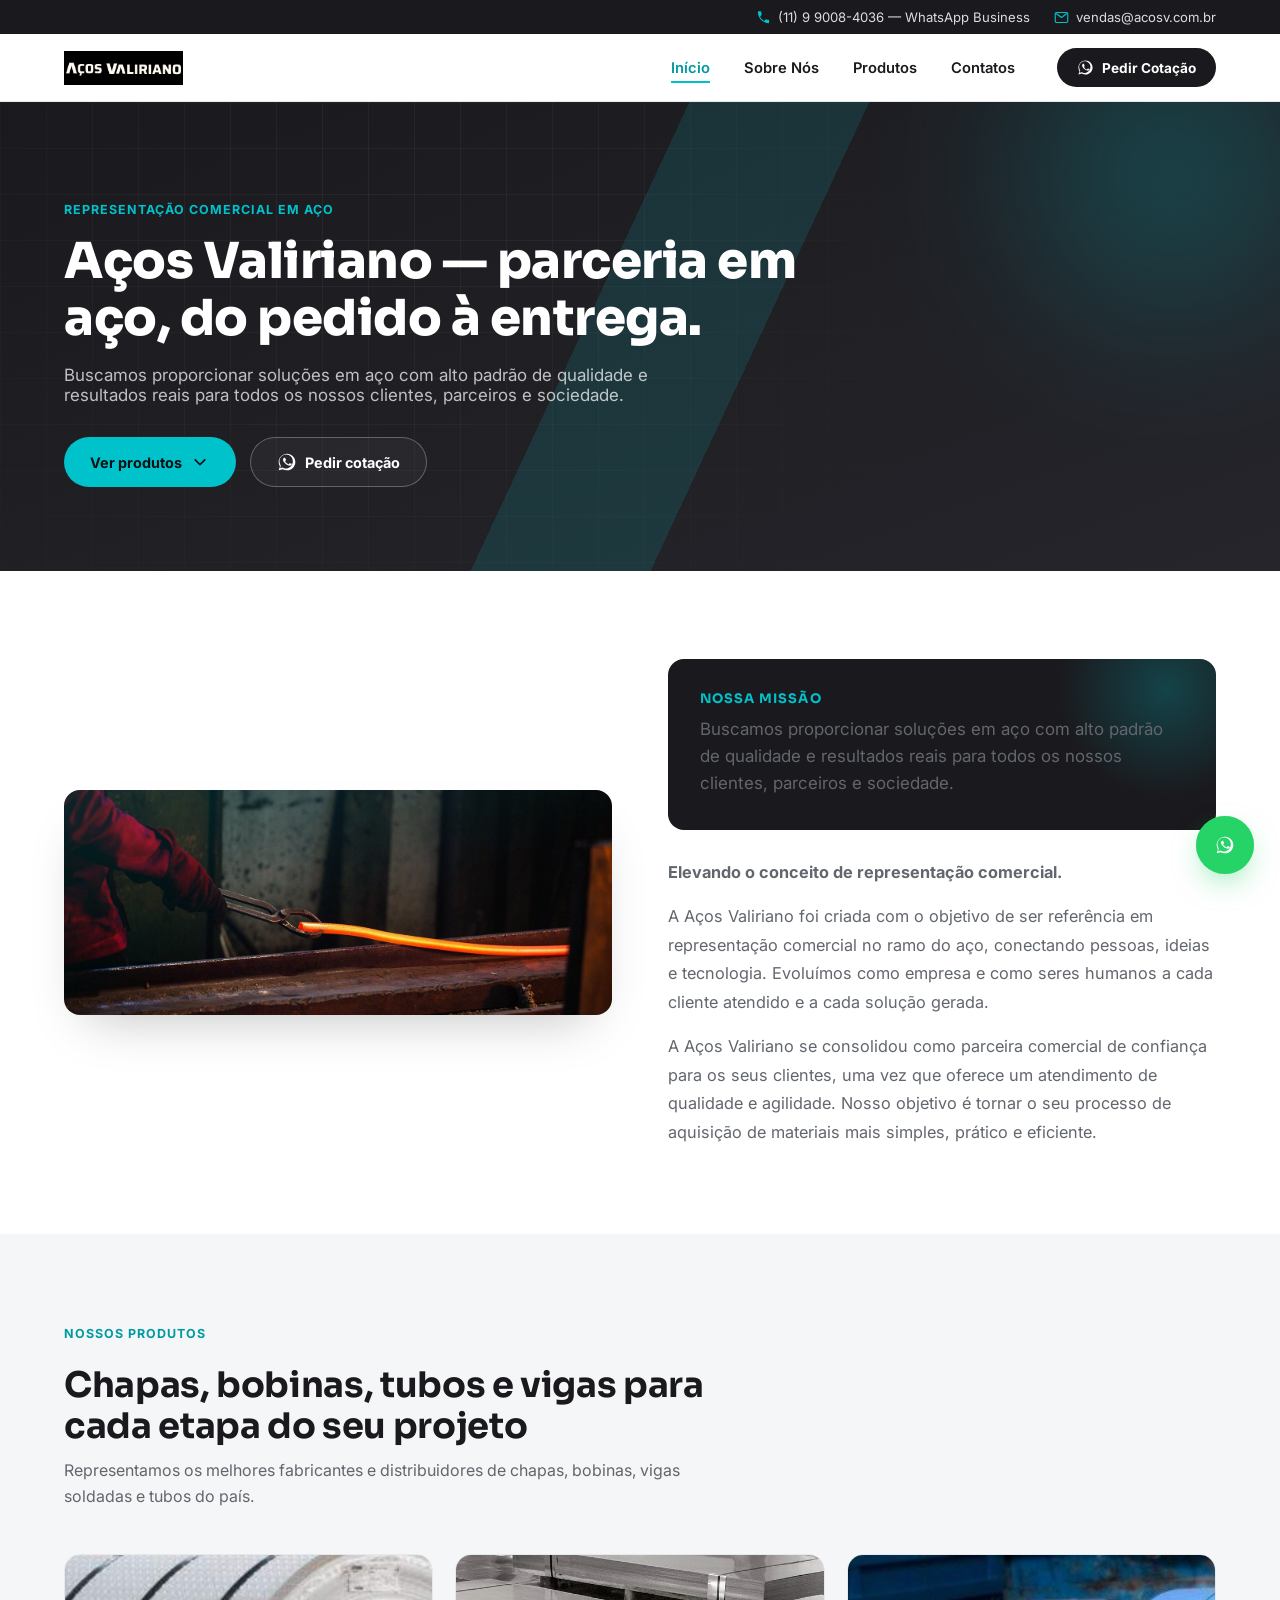
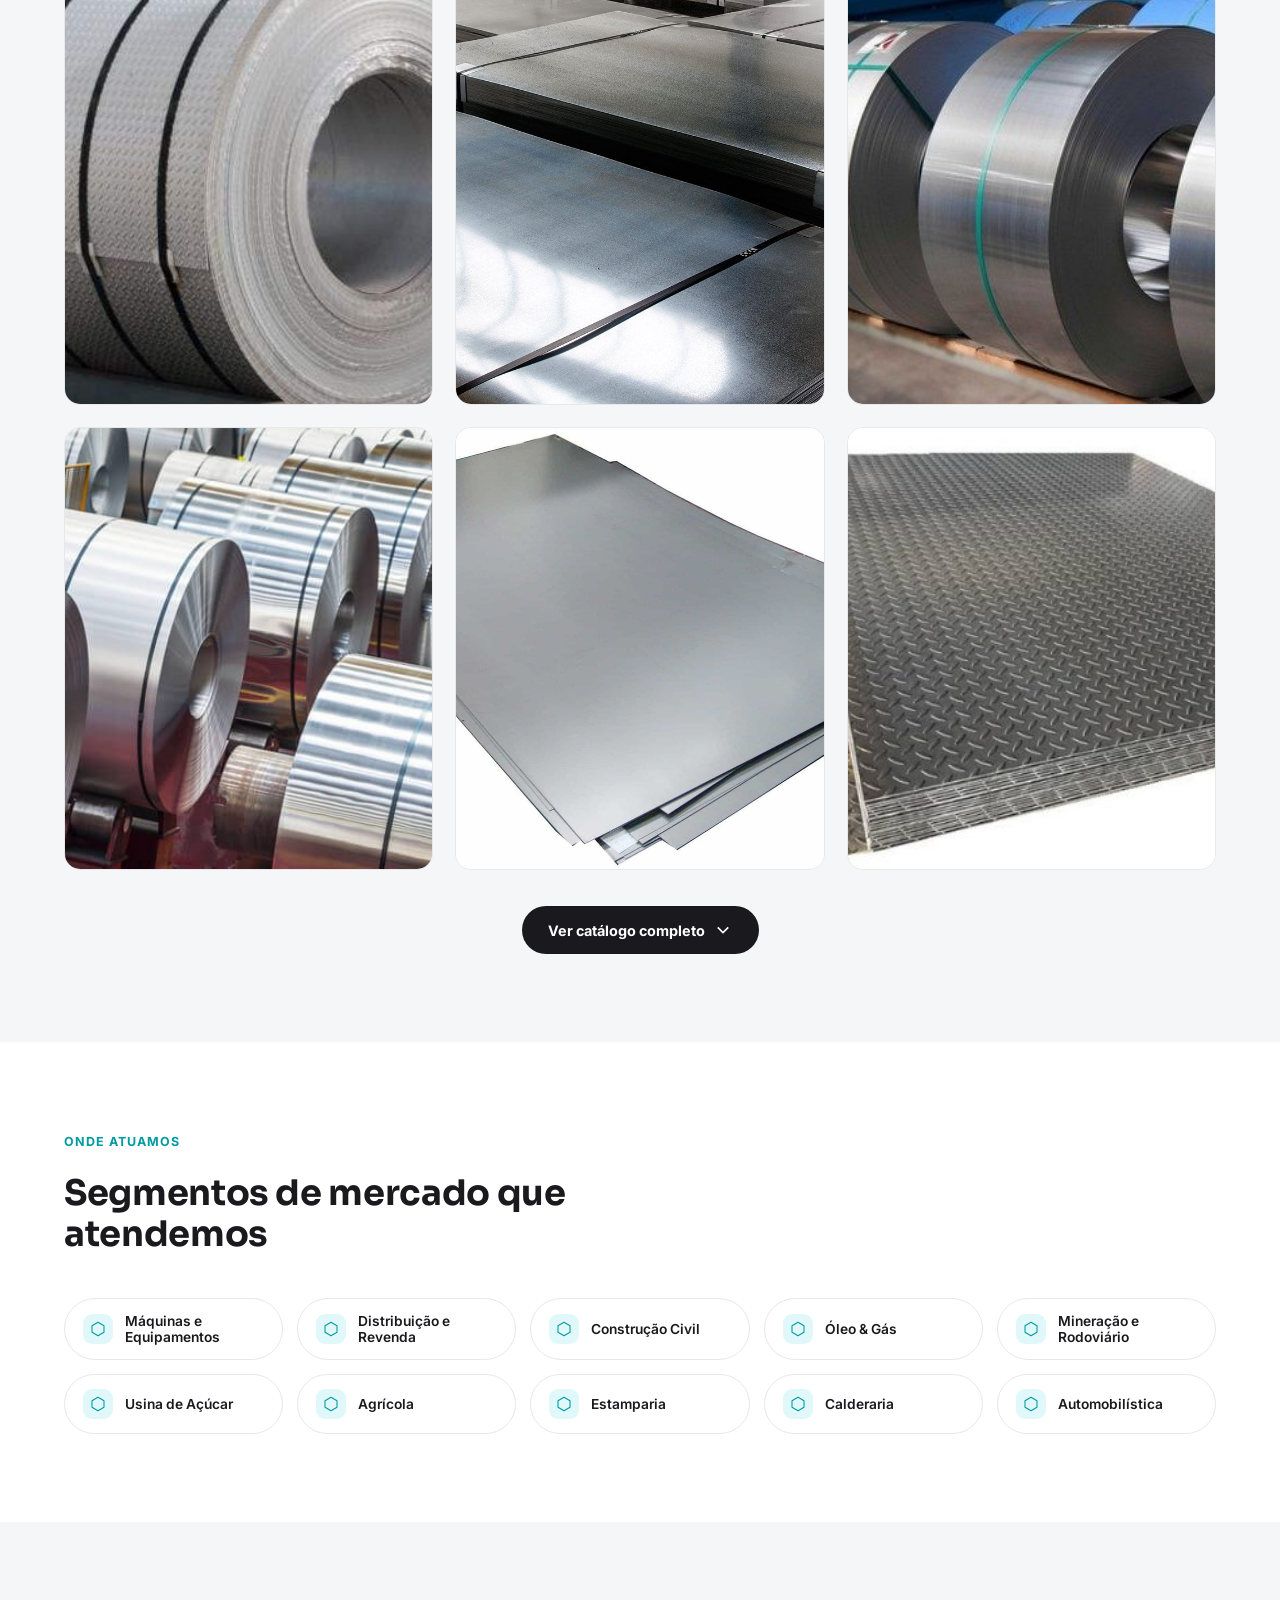
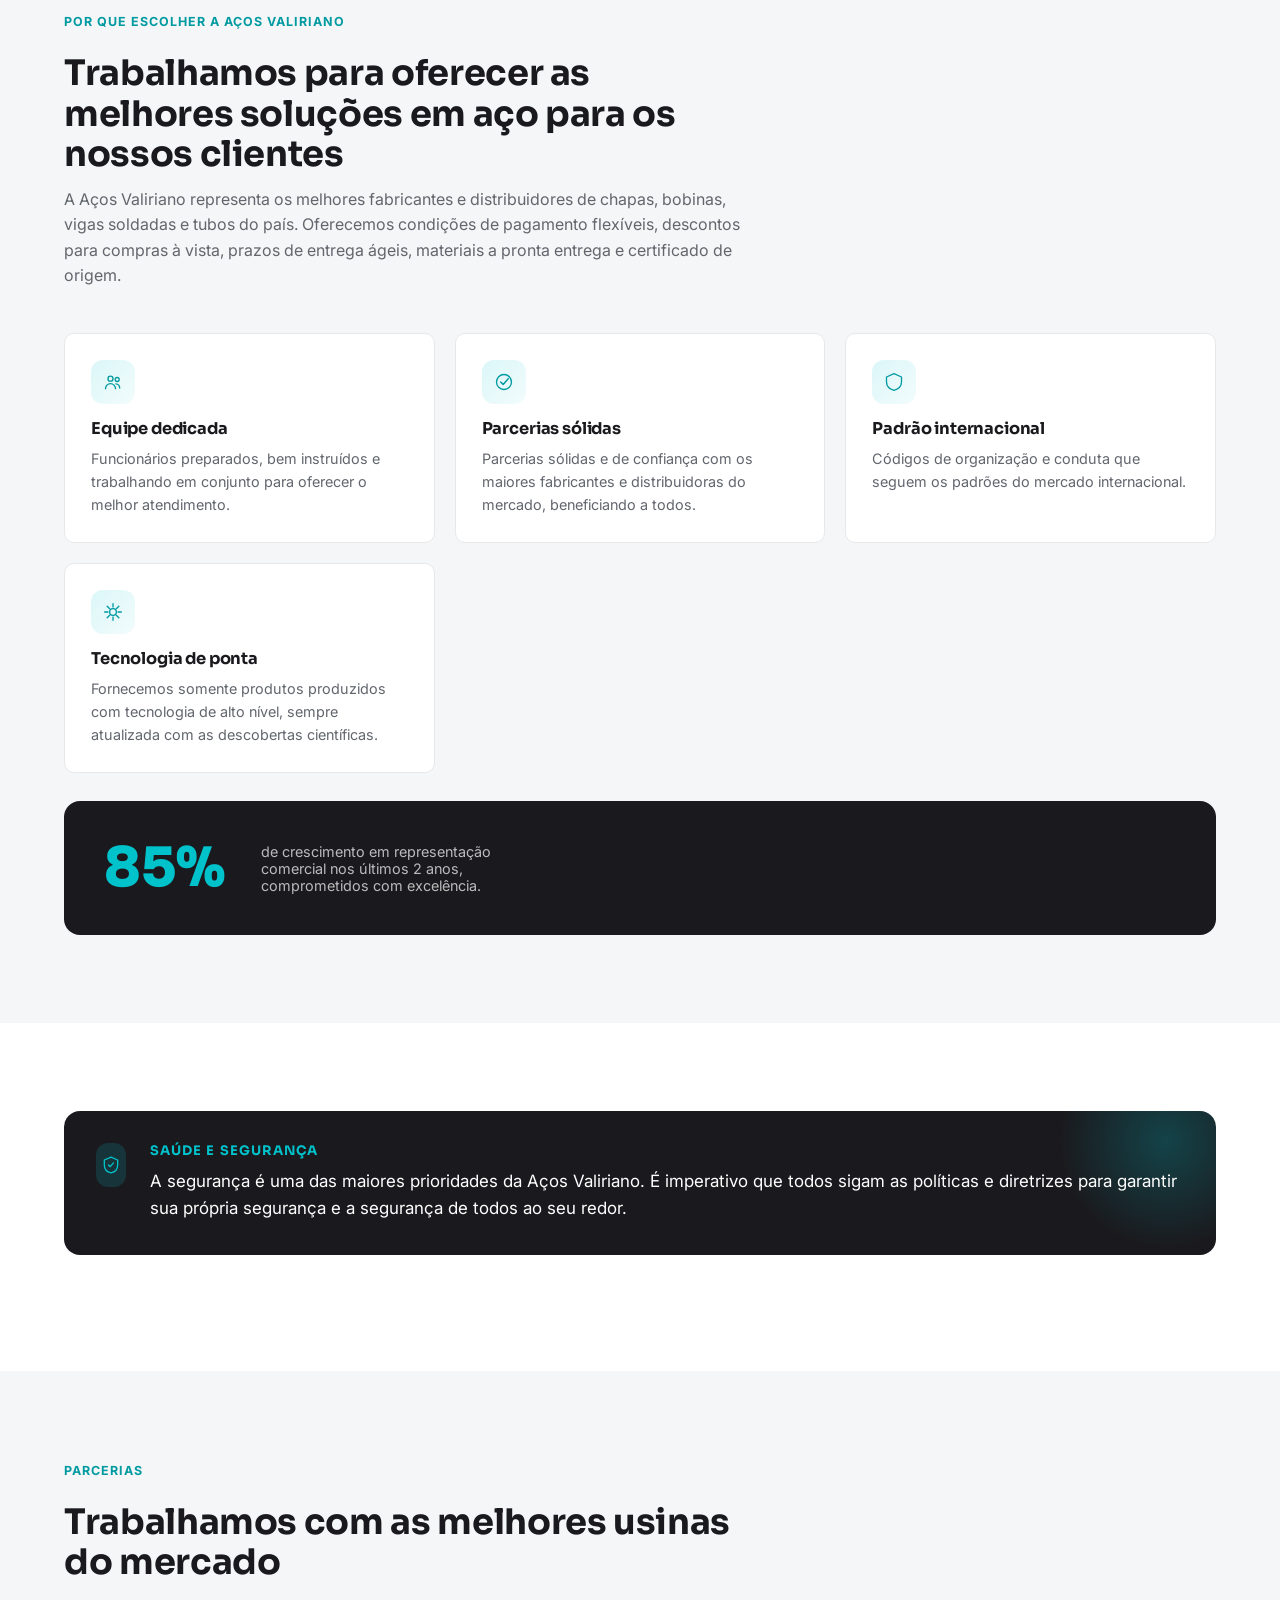
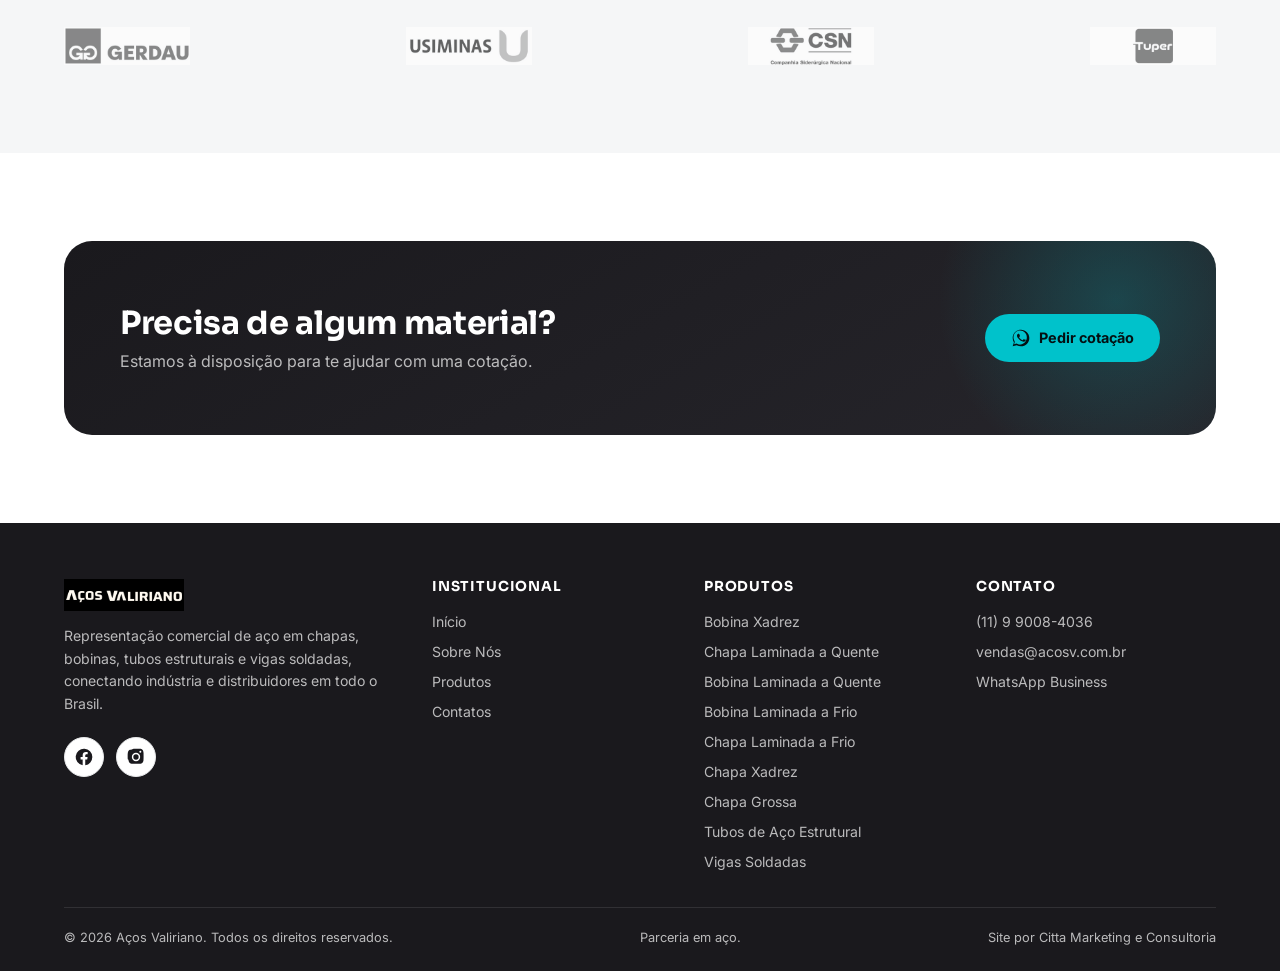
<file: index.html>
<!DOCTYPE html>
<html lang="pt-BR">
<head>
<meta charset="UTF-8">
<meta name="viewport" content="width=device-width, initial-scale=1.0">
<title>Aços Valiriano | Distribuidora de Aço em SP — Chapas, Bobinas e Tubos</title>
<meta name="description" content="Representação comercial de aço em São Paulo: chapas, bobinas, tubos estruturais e vigas soldadas das melhores usinas do país. Peça sua cotação.">
<meta name="robots" content="index, follow">
<link rel="canonical" href="https://acosv.com.br/">
<link rel="icon" href="assets/img/logo.png" type="image/png">
<meta property="og:type" content="website">
<meta property="og:locale" content="pt_BR">
<meta property="og:site_name" content="Aços Valiriano">
<meta property="og:title" content="Aços Valiriano | Distribuidora de Aço em SP — Chapas, Bobinas e Tubos">
<meta property="og:description" content="Representação comercial de aço em São Paulo: chapas, bobinas, tubos estruturais e vigas soldadas das melhores usinas do país. Peça sua cotação.">
<meta property="og:url" content="https://acosv.com.br/">
<meta property="og:image" content="https://acosv.com.br/assets/img/about-empresa.jpg">
<meta name="twitter:card" content="summary_large_image">
<meta name="twitter:title" content="Aços Valiriano | Distribuidora de Aço em SP — Chapas, Bobinas e Tubos">
<meta name="twitter:description" content="Representação comercial de aço em São Paulo: chapas, bobinas, tubos estruturais e vigas soldadas das melhores usinas do país. Peça sua cotação.">
<meta name="twitter:image" content="https://acosv.com.br/assets/img/about-empresa.jpg">
<link rel="preconnect" href="https://fonts.googleapis.com">
<link rel="preconnect" href="https://fonts.gstatic.com" crossorigin>
<link href="https://fonts.googleapis.com/css2?family=Sora:wght@600;700;800&family=Inter:wght@400;500;600;700&display=swap" rel="stylesheet">
<link rel="stylesheet" href="assets/styles.css">
<script type="application/ld+json">{"@context": "https://schema.org", "@type": "Organization", "name": "Aços Valiriano", "url": "https://acosv.com.br/", "logo": "https://acosv.com.br/assets/img/logo.png", "telephone": "+5511990084036", "email": "vendas@acosv.com.br", "sameAs": ["https://www.facebook.com/profile.php?id=61550275961854", "https://www.instagram.com/acos.valiriano/"], "areaServed": "BR-SP"}</script>
<!--
  Google Tag Manager / Google Ads: cole aqui o snippet do GTM (ou gtag.js) assim que
  o container estiver criado, para habilitar o rastreamento de conversao das campanhas.
  <script async src="https://www.googletagmanager.com/gtag/js?id=SEU_ID_AQUI"></script>
-->
</head>
<body>
<div class="topbar">
  <div class="wrap">
    <a href="tel:+5511990084036"><svg class="" viewBox="0 0 24 24" width="20" height="20" aria-hidden="true"><path d="M6.6 10.8c1.4 2.8 3.8 5.2 6.6 6.6l2.2-2.2c.3-.3.7-.4 1-.2 1.1.4 2.3.6 3.6.6.6 0 1 .4 1 1V20c0 .6-.4 1-1 1C11.4 21 3 12.6 3 3c0-.6.4-1 1-1h3.5c.6 0 1 .4 1 1 0 1.3.2 2.5.6 3.6.1.3 0 .7-.2 1z" fill="currentColor"/></svg>(11) 9 9008-4036 — WhatsApp Business</a>
    <a href="mailto:vendas@acosv.com.br"><svg class="" viewBox="0 0 24 24" width="20" height="20" aria-hidden="true"><path d="M2 6a2 2 0 0 1 2-2h16a2 2 0 0 1 2 2v12a2 2 0 0 1-2 2H4a2 2 0 0 1-2-2zm2 0 8 6 8-6" fill="none" stroke="currentColor" stroke-width="1.8" stroke-linecap="round" stroke-linejoin="round"/></svg>vendas@acosv.com.br</a>
  </div>
</div>
<header class="site-header" id="siteHeader">
  <div class="nav-inner wrap">
    <a href="index.html" class="brand">
      <img src="assets/img/logo.png" width="140" height="40" alt="Aços Valiriano">
    </a>
    <nav class="nav-links" id="navLinks">
      <a href="index.html" class="nav-link" aria-current="page">Início</a>
      <a href="institucional.html" class="nav-link">Sobre Nós</a>
      <a href="produtos.html" class="nav-link">Produtos</a>
      <a href="contato.html" class="nav-link">Contatos</a>
    </nav>
    <a class="nav-cta" href="https://wa.me/message/XRI6LP23MOQJP1" target="_blank" rel="noopener">
      <svg class="" viewBox="0 0 24 24" width="20" height="20" aria-hidden="true"><path d="M17.5 14.4c-.3-.1-1.6-.8-1.9-.9-.3-.1-.4-.1-.6.1-.2.3-.7.9-.8 1-.1.2-.3.2-.6.1-.3-.1-1.2-.4-2.2-1.4-.8-.7-1.4-1.6-1.5-1.9-.2-.3 0-.4.1-.6.1-.1.3-.3.4-.5.1-.2.2-.3.3-.5.1-.2 0-.4 0-.5 0-.1-.6-1.5-.8-2-.2-.5-.4-.5-.6-.5h-.5c-.2 0-.5.1-.7.3-.2.3-.9.9-.9 2.1 0 1.2.9 2.4 1 2.6.1.2 1.8 2.8 4.4 3.9.6.3 1.1.4 1.5.6.6.2 1.2.2 1.6.1.5-.1 1.6-.6 1.8-1.3.2-.6.2-1.1.2-1.3-.1-.1-.2-.2-.5-.3z" fill="currentColor"/><path d="M12 2C6.5 2 2 6.5 2 12c0 1.9.5 3.7 1.5 5.3L2 22l4.8-1.4C8.3 21.5 10.1 22 12 22c5.5 0 10-4.5 10-10S17.5 2 12 2zm0 18.2c-1.7 0-3.4-.5-4.8-1.4l-.3-.2-3.2.9.9-3.1-.2-.3C3.5 14 3 12.5 3 11 3 6.6 6.6 3 11 3s8 3.6 8 8-3.6 9-9 9z" fill="currentColor"/></svg><span>Pedir Cotação</span>
    </a>
    <button class="nav-toggle" id="navToggle" aria-label="Abrir menu">
      <span></span><span></span><span></span>
    </button>
  </div>
</header>
<main>
<section class="page-hero home">
    <div class="hero-cut"></div><div class="hero-grid-lines"></div><div class="hero-blob"></div>
    <div class="wrap">
      <p class="eyebrow reveal">Representação comercial em aço</p>
      <h1 class="reveal" data-delay="1">Aços Valiriano — parceria em aço, do pedido à entrega.</h1>
      <p class="lead reveal" data-delay="2">Buscamos proporcionar soluções em aço com alto padrão de qualidade e resultados reais para todos os nossos clientes, parceiros e sociedade.</p>
      <div class="hero-actions reveal" data-delay="3">
        <a class="btn btn-primary" href="produtos.html">Ver produtos <svg class="" viewBox="0 0 24 24" width="20" height="20" aria-hidden="true"><path d="M12 16.5l-7-7 1.4-1.4L12 13.7l5.6-5.6L19 9.5z" fill="currentColor"/></svg></a>
        <a class="btn btn-ghost" href="https://wa.me/message/XRI6LP23MOQJP1" target="_blank" rel="noopener"><svg class="" viewBox="0 0 24 24" width="20" height="20" aria-hidden="true"><path d="M17.5 14.4c-.3-.1-1.6-.8-1.9-.9-.3-.1-.4-.1-.6.1-.2.3-.7.9-.8 1-.1.2-.3.2-.6.1-.3-.1-1.2-.4-2.2-1.4-.8-.7-1.4-1.6-1.5-1.9-.2-.3 0-.4.1-.6.1-.1.3-.3.4-.5.1-.2.2-.3.3-.5.1-.2 0-.4 0-.5 0-.1-.6-1.5-.8-2-.2-.5-.4-.5-.6-.5h-.5c-.2 0-.5.1-.7.3-.2.3-.9.9-.9 2.1 0 1.2.9 2.4 1 2.6.1.2 1.8 2.8 4.4 3.9.6.3 1.1.4 1.5.6.6.2 1.2.2 1.6.1.5-.1 1.6-.6 1.8-1.3.2-.6.2-1.1.2-1.3-.1-.1-.2-.2-.5-.3z" fill="currentColor"/><path d="M12 2C6.5 2 2 6.5 2 12c0 1.9.5 3.7 1.5 5.3L2 22l4.8-1.4C8.3 21.5 10.1 22 12 22c5.5 0 10-4.5 10-10S17.5 2 12 2zm0 18.2c-1.7 0-3.4-.5-4.8-1.4l-.3-.2-3.2.9.9-3.1-.2-.3C3.5 14 3 12.5 3 11 3 6.6 6.6 3 11 3s8 3.6 8 8-3.6 9-9 9z" fill="currentColor"/></svg><span>Pedir cotação</span></a>
      </div>
    </div>
  </section><section class="section">
    <div class="wrap split">
      <div class="split-media reveal">
        <img src="assets/img/about-empresa.jpg" alt="Equipe Aços Valiriano em operação" width="900" height="600" loading="lazy">
      </div>
      <div class="split-body">
        <div class="mission-card reveal">
          <h3>Nossa missão</h3>
          <p>Buscamos proporcionar soluções em aço com alto padrão de qualidade e resultados reais para todos os nossos clientes, parceiros e sociedade.</p>
        </div>
        <p class="reveal" data-delay="1"><strong>Elevando o conceito de representação comercial.</strong></p>
        <p class="reveal" data-delay="2">A Aços Valiriano foi criada com o objetivo de ser referência em representação comercial no ramo do aço, conectando pessoas, ideias e tecnologia. Evoluímos como empresa e como seres humanos a cada cliente atendido e a cada solução gerada.</p>
        <p class="reveal" data-delay="3">A Aços Valiriano se consolidou como parceira comercial de confiança para os seus clientes, uma vez que oferece um atendimento de qualidade e agilidade. Nosso objetivo é tornar o seu processo de aquisição de materiais mais simples, prático e eficiente.</p>
      </div>
    </div>
  </section><section class="section bg-alt">
    <div class="wrap">
      <div class="section-head reveal">
        <p class="eyebrow">Nossos produtos</p>
        <h2>Chapas, bobinas, tubos e vigas para cada etapa do seu projeto</h2>
        <p class="section-sub">Representamos os melhores fabricantes e distribuidores de chapas, bobinas, vigas soldadas e tubos do país.</p>
      </div>
      <div class="product-grid">
<article class="product-card reveal" data-delay="1">
      <a href="produtos/bobina-xadrez.html" class="thumb">
        <img src="assets/img/produto-bobina-xadrez.jpg" alt="Bobina Xadrez — Aços Valiriano" loading="lazy" width="480" height="360">
      </a>
      <div class="body">
        <h3><a href="produtos/bobina-xadrez.html">Bobina Xadrez</a></h3>
        <p>Bobinas de aço com espessuras de 2,65mm a 12,50mm e largura de 1.000mm a 1.500mm, com detalhes em alto relevo.</p>
        <a class="more" href="produtos/bobina-xadrez.html">Saiba mais <svg class="" viewBox="0 0 24 24" width="20" height="20" aria-hidden="true"><path d="M12 16.5l-7-7 1.4-1.4L12 13.7l5.6-5.6L19 9.5z" fill="currentColor"/></svg></a>
      </div>
    </article>
<article class="product-card reveal" data-delay="2">
      <a href="produtos/chapa-laminada-a-quente.html" class="thumb">
        <img src="assets/img/produto-chapa-laminada-quente.jpg" alt="Chapa Laminada a Quente — Aços Valiriano" loading="lazy" width="480" height="360">
      </a>
      <div class="body">
        <h3><a href="produtos/chapa-laminada-a-quente.html">Chapa Laminada a Quente</a></h3>
        <p>As chapas laminadas a quente são utilizadas em diversos segmentos, com alta resistência e grande variedade de especificações técnicas.</p>
        <a class="more" href="produtos/chapa-laminada-a-quente.html">Saiba mais <svg class="" viewBox="0 0 24 24" width="20" height="20" aria-hidden="true"><path d="M12 16.5l-7-7 1.4-1.4L12 13.7l5.6-5.6L19 9.5z" fill="currentColor"/></svg></a>
      </div>
    </article>
<article class="product-card reveal" data-delay="3">
      <a href="produtos/bobina-laminada-a-quente.html" class="thumb">
        <img src="assets/img/produto-bobina-laminada-quente.jpg" alt="Bobina Laminada a Quente — Aços Valiriano" loading="lazy" width="480" height="360">
      </a>
      <div class="body">
        <h3><a href="produtos/bobina-laminada-a-quente.html">Bobina Laminada a Quente</a></h3>
        <p>As bobinas laminadas a quente são facilmente encontradas em nosso dia a dia já na forma de chapas de aço e aplicadas em diversos setores.</p>
        <a class="more" href="produtos/bobina-laminada-a-quente.html">Saiba mais <svg class="" viewBox="0 0 24 24" width="20" height="20" aria-hidden="true"><path d="M12 16.5l-7-7 1.4-1.4L12 13.7l5.6-5.6L19 9.5z" fill="currentColor"/></svg></a>
      </div>
    </article>
<article class="product-card reveal" data-delay="4">
      <a href="produtos/bobina-laminada-a-frio.html" class="thumb">
        <img src="assets/img/produto-bobina-laminada-fria.jpg" alt="Bobina Laminada a Frio — Aços Valiriano" loading="lazy" width="480" height="360">
      </a>
      <div class="body">
        <h3><a href="produtos/bobina-laminada-a-frio.html">Bobina Laminada a Frio</a></h3>
        <p>As bobinas laminadas a frio são encontradas também na forma de chapas de aço e podem ser utilizadas nas linhas automotiva, construção civil e mais.</p>
        <a class="more" href="produtos/bobina-laminada-a-frio.html">Saiba mais <svg class="" viewBox="0 0 24 24" width="20" height="20" aria-hidden="true"><path d="M12 16.5l-7-7 1.4-1.4L12 13.7l5.6-5.6L19 9.5z" fill="currentColor"/></svg></a>
      </div>
    </article>
<article class="product-card reveal" data-delay="5">
      <a href="produtos/chapa-laminada-a-frio.html" class="thumb">
        <img src="assets/img/produto-chapa-laminada-fria.jpg" alt="Chapa Laminada a Frio — Aços Valiriano" loading="lazy" width="480" height="360">
      </a>
      <div class="body">
        <h3><a href="produtos/chapa-laminada-a-frio.html">Chapa Laminada a Frio</a></h3>
        <p>As chapas laminadas a frio são encontradas na linha automotiva, construção civil, linha branca, mobiliário, embalagem metálica, gôndola e mais.</p>
        <a class="more" href="produtos/chapa-laminada-a-frio.html">Saiba mais <svg class="" viewBox="0 0 24 24" width="20" height="20" aria-hidden="true"><path d="M12 16.5l-7-7 1.4-1.4L12 13.7l5.6-5.6L19 9.5z" fill="currentColor"/></svg></a>
      </div>
    </article>
<article class="product-card reveal" data-delay="6">
      <a href="produtos/chapa-xadrez.html" class="thumb">
        <img src="assets/img/produto-chapa-xadrez.jpg" alt="Chapa Xadrez — Aços Valiriano" loading="lazy" width="480" height="360">
      </a>
      <div class="body">
        <h3><a href="produtos/chapa-xadrez.html">Chapa Xadrez</a></h3>
        <p>As chapas xadrez são chapas de aço com detalhes em alto relevo, conhecidas também como antiderrapantes ou “pé de galinha”.</p>
        <a class="more" href="produtos/chapa-xadrez.html">Saiba mais <svg class="" viewBox="0 0 24 24" width="20" height="20" aria-hidden="true"><path d="M12 16.5l-7-7 1.4-1.4L12 13.7l5.6-5.6L19 9.5z" fill="currentColor"/></svg></a>
      </div>
    </article>
      </div>
      <div style="margin-top:36px; text-align:center;">
        <a class="btn btn-dark" href="produtos.html">Ver catálogo completo <svg class="" viewBox="0 0 24 24" width="20" height="20" aria-hidden="true"><path d="M12 16.5l-7-7 1.4-1.4L12 13.7l5.6-5.6L19 9.5z" fill="currentColor"/></svg></a>
      </div>
    </div>
  </section><section class="section">
    <div class="wrap">
      <div class="section-head reveal">
        <p class="eyebrow">Onde atuamos</p>
        <h2>Segmentos de mercado que atendemos</h2>
      </div>
      <div class="segment-grid">
    <div class="segment-chip reveal" data-delay="1"><span class="ic"><svg class="" viewBox="0 0 24 24" width="20" height="20" aria-hidden="true"><path d="M12 2 3 7v10l9 5 9-5V7z" fill="none" stroke="currentColor" stroke-width="1.6" stroke-linejoin="round"/></svg></span>Máquinas e Equipamentos</div>
    <div class="segment-chip reveal" data-delay="2"><span class="ic"><svg class="" viewBox="0 0 24 24" width="20" height="20" aria-hidden="true"><path d="M12 2 3 7v10l9 5 9-5V7z" fill="none" stroke="currentColor" stroke-width="1.6" stroke-linejoin="round"/></svg></span>Distribuição e Revenda</div>
    <div class="segment-chip reveal" data-delay="3"><span class="ic"><svg class="" viewBox="0 0 24 24" width="20" height="20" aria-hidden="true"><path d="M12 2 3 7v10l9 5 9-5V7z" fill="none" stroke="currentColor" stroke-width="1.6" stroke-linejoin="round"/></svg></span>Construção Civil</div>
    <div class="segment-chip reveal" data-delay="4"><span class="ic"><svg class="" viewBox="0 0 24 24" width="20" height="20" aria-hidden="true"><path d="M12 2 3 7v10l9 5 9-5V7z" fill="none" stroke="currentColor" stroke-width="1.6" stroke-linejoin="round"/></svg></span>Óleo & Gás</div>
    <div class="segment-chip reveal" data-delay="5"><span class="ic"><svg class="" viewBox="0 0 24 24" width="20" height="20" aria-hidden="true"><path d="M12 2 3 7v10l9 5 9-5V7z" fill="none" stroke="currentColor" stroke-width="1.6" stroke-linejoin="round"/></svg></span>Mineração e Rodoviário</div>
    <div class="segment-chip reveal" data-delay="1"><span class="ic"><svg class="" viewBox="0 0 24 24" width="20" height="20" aria-hidden="true"><path d="M12 2 3 7v10l9 5 9-5V7z" fill="none" stroke="currentColor" stroke-width="1.6" stroke-linejoin="round"/></svg></span>Usina de Açúcar</div>
    <div class="segment-chip reveal" data-delay="2"><span class="ic"><svg class="" viewBox="0 0 24 24" width="20" height="20" aria-hidden="true"><path d="M12 2 3 7v10l9 5 9-5V7z" fill="none" stroke="currentColor" stroke-width="1.6" stroke-linejoin="round"/></svg></span>Agrícola</div>
    <div class="segment-chip reveal" data-delay="3"><span class="ic"><svg class="" viewBox="0 0 24 24" width="20" height="20" aria-hidden="true"><path d="M12 2 3 7v10l9 5 9-5V7z" fill="none" stroke="currentColor" stroke-width="1.6" stroke-linejoin="round"/></svg></span>Estamparia</div>
    <div class="segment-chip reveal" data-delay="4"><span class="ic"><svg class="" viewBox="0 0 24 24" width="20" height="20" aria-hidden="true"><path d="M12 2 3 7v10l9 5 9-5V7z" fill="none" stroke="currentColor" stroke-width="1.6" stroke-linejoin="round"/></svg></span>Calderaria</div>
    <div class="segment-chip reveal" data-delay="5"><span class="ic"><svg class="" viewBox="0 0 24 24" width="20" height="20" aria-hidden="true"><path d="M12 2 3 7v10l9 5 9-5V7z" fill="none" stroke="currentColor" stroke-width="1.6" stroke-linejoin="round"/></svg></span>Automobilística</div>
  </div>
    </div>
  </section><section class="section bg-alt">
    <div class="wrap">
      <div class="section-head reveal">
        <p class="eyebrow">Por que escolher a Aços Valiriano</p>
        <h2>Trabalhamos para oferecer as melhores soluções em aço para os nossos clientes</h2>
        <p class="section-sub">A Aços Valiriano representa os melhores fabricantes e distribuidores de chapas, bobinas, vigas soldadas e tubos do país. Oferecemos condições de pagamento flexíveis, descontos para compras à vista, prazos de entrega ágeis, materiais a pronta entrega e certificado de origem.</p>
      </div>
      <div class="value-grid">
        <div class="value-card reveal" data-delay="1"><div class="value-icon"><svg class="" viewBox="0 0 24 24" width="20" height="20" aria-hidden="true"><circle cx="9" cy="8" r="3" fill="none" stroke="currentColor" stroke-width="1.6"/><circle cx="17" cy="9" r="2.4" fill="none" stroke="currentColor" stroke-width="1.6"/><path d="M3 20c0-3.3 2.7-6 6-6s6 2.7 6 6M15.5 14.2c2.6.2 4.5 2.4 4.5 5.1" fill="none" stroke="currentColor" stroke-width="1.6" stroke-linecap="round"/></svg></div><h3>Equipe dedicada</h3><p>Funcionários preparados, bem instruídos e trabalhando em conjunto para oferecer o melhor atendimento.</p></div>
        <div class="value-card reveal" data-delay="2"><div class="value-icon"><svg class="" viewBox="0 0 24 24" width="20" height="20" aria-hidden="true"><path d="M8 12l3 3 6-7" fill="none" stroke="currentColor" stroke-width="1.8" stroke-linecap="round" stroke-linejoin="round"/><circle cx="12" cy="12" r="9" fill="none" stroke="currentColor" stroke-width="1.6"/></svg></div><h3>Parcerias sólidas</h3><p>Parcerias sólidas e de confiança com os maiores fabricantes e distribuidoras do mercado, beneficiando a todos.</p></div>
        <div class="value-card reveal" data-delay="3"><div class="value-icon"><svg class="" viewBox="0 0 24 24" width="20" height="20" aria-hidden="true"><path d="M12 2 3 6v6c0 5 4 8.5 9 10 5-1.5 9-5 9-10V6z" fill="none" stroke="currentColor" stroke-width="1.6" stroke-linejoin="round"/></svg></div><h3>Padrão internacional</h3><p>Códigos de organização e conduta que seguem os padrões do mercado internacional.</p></div>
        <div class="value-card reveal" data-delay="4"><div class="value-icon"><svg class="" viewBox="0 0 24 24" width="20" height="20" aria-hidden="true"><path d="M12 2v4M12 18v4M2 12h4M18 12h4M5 5l3 3M16 16l3 3M19 5l-3 3M8 16l-3 3" stroke="currentColor" stroke-width="1.6" stroke-linecap="round"/><circle cx="12" cy="12" r="4" fill="none" stroke="currentColor" stroke-width="1.6"/></svg></div><h3>Tecnologia de ponta</h3><p>Fornecemos somente produtos produzidos com tecnologia de alto nível, sempre atualizada com as descobertas científicas.</p></div>
      </div>
      <div class="stat-block reveal" style="margin-top:28px;">
        <div class="stat-num"><span data-count-to="85" data-suffix="%">0%</span></div>
        <div class="stat-label">de crescimento em representação comercial nos últimos 2 anos, comprometidos com excelência.</div>
      </div>
    </div>
  </section><section class="section">
    <div class="wrap">
      <div class="mission-card reveal" style="display:flex; gap:24px; align-items:flex-start;">
        <div class="value-icon" style="background:rgba(0,194,203,.16); color:var(--teal);"><svg class="" viewBox="0 0 24 24" width="20" height="20" aria-hidden="true"><path d="M12 2.5 20 6v6c0 5-3.4 8.5-8 9.5-4.6-1-8-4.5-8-9.5V6z" fill="none" stroke="currentColor" stroke-width="1.6" stroke-linejoin="round"/><path d="M9 12l2 2 4-4.5" fill="none" stroke="currentColor" stroke-width="1.6" stroke-linecap="round" stroke-linejoin="round"/></svg></div>
        <div>
          <h3>Saúde e segurança</h3>
          <p>A segurança é uma das maiores prioridades da Aços Valiriano. É imperativo que todos sigam as políticas e diretrizes para garantir sua própria segurança e a segurança de todos ao seu redor.</p>
        </div>
      </div>
    </div>
  </section><section class="section bg-alt"><div class="wrap"><div class="section-head reveal">
      <p class="eyebrow">Parcerias</p>
      <h2>Trabalhamos com as melhores usinas do mercado</h2>
    </div>
    <div class="mills-strip reveal">
    <img src="assets/logos/gerdau.png" alt="Gerdau — parceiro Aços Valiriano" width="140" height="38" loading="lazy">
    <img src="assets/logos/usiminas.png" alt="Usiminas — parceiro Aços Valiriano" width="140" height="38" loading="lazy">
    <img src="assets/logos/csn.png" alt="CSN — parceiro Aços Valiriano" width="140" height="38" loading="lazy">
    <img src="assets/logos/tuper.png" alt="Tuper — parceiro Aços Valiriano" width="140" height="38" loading="lazy">
    </div></div></section><section class="section">
    <div class="wrap">
      <div class="cta-banner reveal">
      <div>
        <h2>Precisa de algum material?</h2>
        <p>Estamos à disposição para te ajudar com uma cotação.</p>
      </div>
      <a class="btn btn-primary" href="https://wa.me/message/XRI6LP23MOQJP1" target="_blank" rel="noopener"><svg class="" viewBox="0 0 24 24" width="20" height="20" aria-hidden="true"><path d="M17.5 14.4c-.3-.1-1.6-.8-1.9-.9-.3-.1-.4-.1-.6.1-.2.3-.7.9-.8 1-.1.2-.3.2-.6.1-.3-.1-1.2-.4-2.2-1.4-.8-.7-1.4-1.6-1.5-1.9-.2-.3 0-.4.1-.6.1-.1.3-.3.4-.5.1-.2.2-.3.3-.5.1-.2 0-.4 0-.5 0-.1-.6-1.5-.8-2-.2-.5-.4-.5-.6-.5h-.5c-.2 0-.5.1-.7.3-.2.3-.9.9-.9 2.1 0 1.2.9 2.4 1 2.6.1.2 1.8 2.8 4.4 3.9.6.3 1.1.4 1.5.6.6.2 1.2.2 1.6.1.5-.1 1.6-.6 1.8-1.3.2-.6.2-1.1.2-1.3-.1-.1-.2-.2-.5-.3z" fill="currentColor"/><path d="M12 2C6.5 2 2 6.5 2 12c0 1.9.5 3.7 1.5 5.3L2 22l4.8-1.4C8.3 21.5 10.1 22 12 22c5.5 0 10-4.5 10-10S17.5 2 12 2zm0 18.2c-1.7 0-3.4-.5-4.8-1.4l-.3-.2-3.2.9.9-3.1-.2-.3C3.5 14 3 12.5 3 11 3 6.6 6.6 3 11 3s8 3.6 8 8-3.6 9-9 9z" fill="currentColor"/></svg><span>Pedir cotação</span></a>
    </div>
    </div>
  </section>
</main>
<footer class="site-footer">
  <div class="wrap">
    <div class="footer-grid">
      <div>
        <img src="assets/img/logo.png" width="120" height="34" alt="Aços Valiriano">
        <p>Representação comercial de aço em chapas, bobinas, tubos estruturais e vigas soldadas, conectando indústria e distribuidores em todo o Brasil.</p>
        <div class="social-row">
          <a href="https://www.facebook.com/profile.php?id=61550275961854" target="_blank" rel="noopener" aria-label="Facebook"><svg class="" viewBox="0 0 24 24" width="20" height="20" aria-hidden="true"><path d="M22 12a10 10 0 1 0-11.6 9.9v-7H7.9V12h2.5V9.8c0-2.5 1.5-3.9 3.8-3.9 1.1 0 2.2.2 2.2.2v2.5h-1.3c-1.2 0-1.6.8-1.6 1.6V12h2.8l-.4 2.9h-2.4v7A10 10 0 0 0 22 12z" fill="currentColor"/></svg></a>
          <a href="https://www.instagram.com/acos.valiriano/" target="_blank" rel="noopener" aria-label="Instagram"><svg class="" viewBox="0 0 24 24" width="20" height="20" aria-hidden="true"><path d="M12 2c2.7 0 3 0 4.1.1 1.1 0 1.8.2 2.2.4.6.2 1 .5 1.4.9.4.4.7.8.9 1.4.2.4.3 1.1.4 2.2.1 1.1.1 1.4.1 4.1s0 3-.1 4.1c0 1.1-.2 1.8-.4 2.2-.2.6-.5 1-.9 1.4-.4.4-.8.7-1.4.9-.4.2-1.1.3-2.2.4-1.1.1-1.4.1-4.1.1s-3 0-4.1-.1c-1.1 0-1.8-.2-2.2-.4-.6-.2-1-.5-1.4-.9-.4-.4-.7-.8-.9-1.4-.2-.4-.3-1.1-.4-2.2C2 15 2 14.7 2 12s0-3 .1-4.1c0-1.1.2-1.8.4-2.2.2-.6.5-1 .9-1.4.4-.4.8-.7 1.4-.9.4-.2 1.1-.3 2.2-.4C9 2 9.3 2 12 2zm0 5a5 5 0 1 0 0 10 5 5 0 0 0 0-10zm0 8.2a3.2 3.2 0 1 1 0-6.4 3.2 3.2 0 0 1 0 6.4zm5.2-8.4a1.2 1.2 0 1 0 0-2.4 1.2 1.2 0 0 0 0 2.4z" fill="currentColor"/></svg></a>
        </div>
      </div>
      <div class="footer-col">
        <h4>Institucional</h4>
        <ul>
          <li><a href="index.html">Início</a></li>
          <li><a href="institucional.html">Sobre Nós</a></li>
          <li><a href="produtos.html">Produtos</a></li>
          <li><a href="contato.html">Contatos</a></li>
        </ul>
      </div>
      <div class="footer-col">
        <h4>Produtos</h4>
        <ul>
          <li><a href="produtos/bobina-xadrez.html">Bobina Xadrez</a></li>
          <li><a href="produtos/chapa-laminada-a-quente.html">Chapa Laminada a Quente</a></li>
          <li><a href="produtos/bobina-laminada-a-quente.html">Bobina Laminada a Quente</a></li>
          <li><a href="produtos/bobina-laminada-a-frio.html">Bobina Laminada a Frio</a></li>
          <li><a href="produtos/chapa-laminada-a-frio.html">Chapa Laminada a Frio</a></li>
          <li><a href="produtos/chapa-xadrez.html">Chapa Xadrez</a></li>
          <li><a href="produtos/chapa-grossa.html">Chapa Grossa</a></li>
          <li><a href="produtos/tubos-de-aco-estrutural.html">Tubos de Aço Estrutural</a></li>
          <li><a href="produtos/vigas-soldadas.html">Vigas Soldadas</a></li>
        </ul>
      </div>
      <div class="footer-col">
        <h4>Contato</h4>
        <ul>
          <li><a href="tel:+5511990084036">(11) 9 9008-4036</a></li>
          <li><a href="mailto:vendas@acosv.com.br">vendas@acosv.com.br</a></li>
          <li><a href="https://wa.me/message/XRI6LP23MOQJP1" target="_blank" rel="noopener">WhatsApp Business</a></li>
        </ul>
      </div>
    </div>
    <div class="footer-bottom">
      <span>&copy; <span id="year"></span> Aços Valiriano. Todos os direitos reservados.</span>
      <span>Parceria em aço.</span>
      <span>Site por Citta Marketing e Consultoria</span>
    </div>
  </div>
</footer>

<a class="whatsapp-float" href="https://wa.me/message/XRI6LP23MOQJP1" target="_blank" rel="noopener" aria-label="Falar no WhatsApp">
  <span class="pulse-ring"></span>
  <svg class="" viewBox="0 0 24 24" width="20" height="20" aria-hidden="true"><path d="M17.5 14.4c-.3-.1-1.6-.8-1.9-.9-.3-.1-.4-.1-.6.1-.2.3-.7.9-.8 1-.1.2-.3.2-.6.1-.3-.1-1.2-.4-2.2-1.4-.8-.7-1.4-1.6-1.5-1.9-.2-.3 0-.4.1-.6.1-.1.3-.3.4-.5.1-.2.2-.3.3-.5.1-.2 0-.4 0-.5 0-.1-.6-1.5-.8-2-.2-.5-.4-.5-.6-.5h-.5c-.2 0-.5.1-.7.3-.2.3-.9.9-.9 2.1 0 1.2.9 2.4 1 2.6.1.2 1.8 2.8 4.4 3.9.6.3 1.1.4 1.5.6.6.2 1.2.2 1.6.1.5-.1 1.6-.6 1.8-1.3.2-.6.2-1.1.2-1.3-.1-.1-.2-.2-.5-.3z" fill="currentColor"/><path d="M12 2C6.5 2 2 6.5 2 12c0 1.9.5 3.7 1.5 5.3L2 22l4.8-1.4C8.3 21.5 10.1 22 12 22c5.5 0 10-4.5 10-10S17.5 2 12 2zm0 18.2c-1.7 0-3.4-.5-4.8-1.4l-.3-.2-3.2.9.9-3.1-.2-.3C3.5 14 3 12.5 3 11 3 6.6 6.6 3 11 3s8 3.6 8 8-3.6 9-9 9z" fill="currentColor"/></svg>
</a>
<script>document.getElementById("year").textContent = new Date().getFullYear();</script>
<script src="assets/script.js"></script>
</body>
</html>
</file>
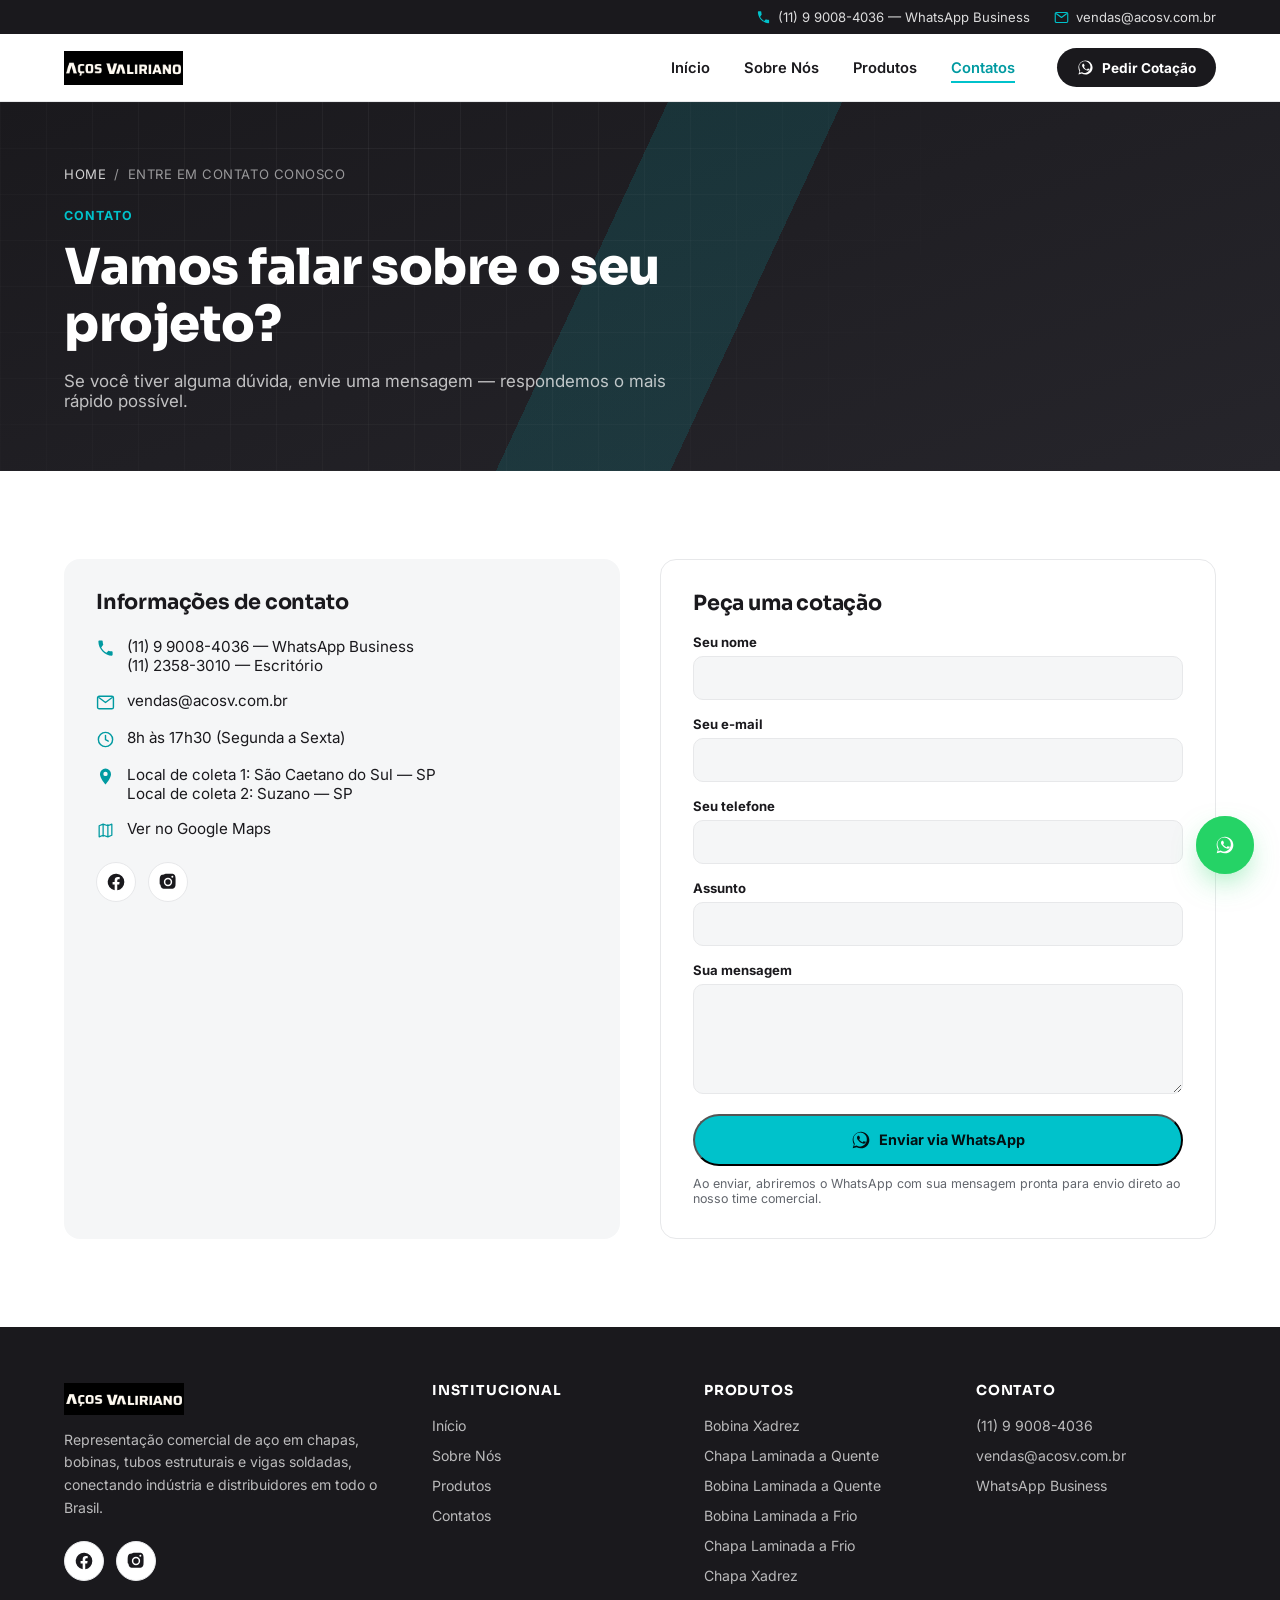
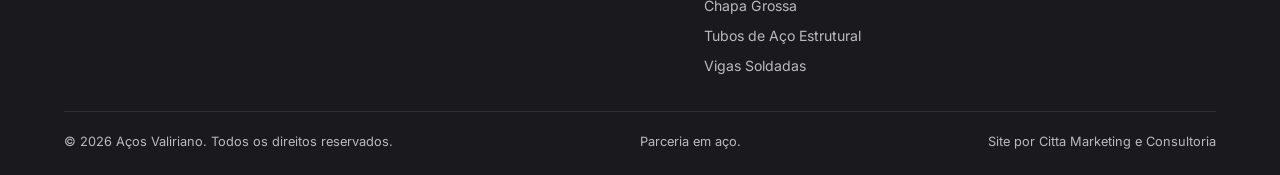
<file: contato.html>
<!DOCTYPE html>
<html lang="pt-BR">
<head>
<meta charset="UTF-8">
<meta name="viewport" content="width=device-width, initial-scale=1.0">
<title>Contato | Aços Valiriano — Peça sua Cotação</title>
<meta name="description" content="Fale com a Aços Valiriano: telefone, WhatsApp, e-mail, horário de atendimento e locais de coleta em São Caetano do Sul e Suzano, SP.">
<meta name="robots" content="index, follow">
<link rel="canonical" href="https://acosv.com.br/contato.html">
<link rel="icon" href="assets/img/logo.png" type="image/png">
<meta property="og:type" content="website">
<meta property="og:locale" content="pt_BR">
<meta property="og:site_name" content="Aços Valiriano">
<meta property="og:title" content="Contato | Aços Valiriano — Peça sua Cotação">
<meta property="og:description" content="Fale com a Aços Valiriano: telefone, WhatsApp, e-mail, horário de atendimento e locais de coleta em São Caetano do Sul e Suzano, SP.">
<meta property="og:url" content="https://acosv.com.br/contato.html">
<meta property="og:image" content="https://acosv.com.br/assets/img/about-empresa.jpg">
<meta name="twitter:card" content="summary_large_image">
<meta name="twitter:title" content="Contato | Aços Valiriano — Peça sua Cotação">
<meta name="twitter:description" content="Fale com a Aços Valiriano: telefone, WhatsApp, e-mail, horário de atendimento e locais de coleta em São Caetano do Sul e Suzano, SP.">
<meta name="twitter:image" content="https://acosv.com.br/assets/img/about-empresa.jpg">
<link rel="preconnect" href="https://fonts.googleapis.com">
<link rel="preconnect" href="https://fonts.gstatic.com" crossorigin>
<link href="https://fonts.googleapis.com/css2?family=Sora:wght@600;700;800&family=Inter:wght@400;500;600;700&display=swap" rel="stylesheet">
<link rel="stylesheet" href="assets/styles.css">
<script type="application/ld+json">{"@context": "https://schema.org", "@type": "Organization", "name": "Aços Valiriano", "url": "https://acosv.com.br/", "logo": "https://acosv.com.br/assets/img/logo.png", "telephone": "+5511990084036", "email": "vendas@acosv.com.br", "sameAs": ["https://www.facebook.com/profile.php?id=61550275961854", "https://www.instagram.com/acos.valiriano/"], "areaServed": "BR-SP"}</script>
<script type="application/ld+json">{"@context": "https://schema.org", "@type": "BreadcrumbList", "itemListElement": [{"@type": "ListItem", "position": 1, "name": "Home", "item": "https://acosv.com.br/"}, {"@type": "ListItem", "position": 2, "name": "Contato", "item": "https://acosv.com.br/contato.html"}]}</script>
<!--
  Google Tag Manager / Google Ads: cole aqui o snippet do GTM (ou gtag.js) assim que
  o container estiver criado, para habilitar o rastreamento de conversao das campanhas.
  <script async src="https://www.googletagmanager.com/gtag/js?id=SEU_ID_AQUI"></script>
-->
</head>
<body>
<div class="topbar">
  <div class="wrap">
    <a href="tel:+5511990084036"><svg class="" viewBox="0 0 24 24" width="20" height="20" aria-hidden="true"><path d="M6.6 10.8c1.4 2.8 3.8 5.2 6.6 6.6l2.2-2.2c.3-.3.7-.4 1-.2 1.1.4 2.3.6 3.6.6.6 0 1 .4 1 1V20c0 .6-.4 1-1 1C11.4 21 3 12.6 3 3c0-.6.4-1 1-1h3.5c.6 0 1 .4 1 1 0 1.3.2 2.5.6 3.6.1.3 0 .7-.2 1z" fill="currentColor"/></svg>(11) 9 9008-4036 — WhatsApp Business</a>
    <a href="mailto:vendas@acosv.com.br"><svg class="" viewBox="0 0 24 24" width="20" height="20" aria-hidden="true"><path d="M2 6a2 2 0 0 1 2-2h16a2 2 0 0 1 2 2v12a2 2 0 0 1-2 2H4a2 2 0 0 1-2-2zm2 0 8 6 8-6" fill="none" stroke="currentColor" stroke-width="1.8" stroke-linecap="round" stroke-linejoin="round"/></svg>vendas@acosv.com.br</a>
  </div>
</div>
<header class="site-header" id="siteHeader">
  <div class="nav-inner wrap">
    <a href="index.html" class="brand">
      <img src="assets/img/logo.png" width="140" height="40" alt="Aços Valiriano">
    </a>
    <nav class="nav-links" id="navLinks">
      <a href="index.html" class="nav-link">Início</a>
      <a href="institucional.html" class="nav-link">Sobre Nós</a>
      <a href="produtos.html" class="nav-link">Produtos</a>
      <a href="contato.html" class="nav-link" aria-current="page">Contatos</a>
    </nav>
    <a class="nav-cta" href="https://wa.me/message/XRI6LP23MOQJP1" target="_blank" rel="noopener">
      <svg class="" viewBox="0 0 24 24" width="20" height="20" aria-hidden="true"><path d="M17.5 14.4c-.3-.1-1.6-.8-1.9-.9-.3-.1-.4-.1-.6.1-.2.3-.7.9-.8 1-.1.2-.3.2-.6.1-.3-.1-1.2-.4-2.2-1.4-.8-.7-1.4-1.6-1.5-1.9-.2-.3 0-.4.1-.6.1-.1.3-.3.4-.5.1-.2.2-.3.3-.5.1-.2 0-.4 0-.5 0-.1-.6-1.5-.8-2-.2-.5-.4-.5-.6-.5h-.5c-.2 0-.5.1-.7.3-.2.3-.9.9-.9 2.1 0 1.2.9 2.4 1 2.6.1.2 1.8 2.8 4.4 3.9.6.3 1.1.4 1.5.6.6.2 1.2.2 1.6.1.5-.1 1.6-.6 1.8-1.3.2-.6.2-1.1.2-1.3-.1-.1-.2-.2-.5-.3z" fill="currentColor"/><path d="M12 2C6.5 2 2 6.5 2 12c0 1.9.5 3.7 1.5 5.3L2 22l4.8-1.4C8.3 21.5 10.1 22 12 22c5.5 0 10-4.5 10-10S17.5 2 12 2zm0 18.2c-1.7 0-3.4-.5-4.8-1.4l-.3-.2-3.2.9.9-3.1-.2-.3C3.5 14 3 12.5 3 11 3 6.6 6.6 3 11 3s8 3.6 8 8-3.6 9-9 9z" fill="currentColor"/></svg><span>Pedir Cotação</span>
    </a>
    <button class="nav-toggle" id="navToggle" aria-label="Abrir menu">
      <span></span><span></span><span></span>
    </button>
  </div>
</header>
<main>
<section class="page-hero">
    <div class="hero-cut"></div><div class="hero-grid-lines"></div>
    <div class="wrap">
      <nav class="breadcrumb" aria-label="breadcrumb"><a href="index.html">Home</a><span>/</span><span>Entre em contato conosco</span></nav>
      <p class="eyebrow reveal">Contato</p>
      <h1 class="reveal" data-delay="1">Vamos falar sobre o seu projeto?</h1>
      <p class="lead reveal" data-delay="2">Se você tiver alguma dúvida, envie uma mensagem — respondemos o mais rápido possível.</p>
    </div>
  </section><section class="section">
    <div class="wrap contact-grid">
      <div class="contact-card reveal">
        <h2 style="font-size:1.3rem; margin-bottom:6px;">Informações de contato</h2>
        <ul class="contact-list">
          <li><svg class="" viewBox="0 0 24 24" width="20" height="20" aria-hidden="true"><path d="M6.6 10.8c1.4 2.8 3.8 5.2 6.6 6.6l2.2-2.2c.3-.3.7-.4 1-.2 1.1.4 2.3.6 3.6.6.6 0 1 .4 1 1V20c0 .6-.4 1-1 1C11.4 21 3 12.6 3 3c0-.6.4-1 1-1h3.5c.6 0 1 .4 1 1 0 1.3.2 2.5.6 3.6.1.3 0 .7-.2 1z" fill="currentColor"/></svg><div><a href="tel:+5511990084036">(11) 9 9008-4036</a> — WhatsApp Business<br><a href="tel:+551123583010">(11) 2358-3010</a> — Escritório</div></li>
          <li><svg class="" viewBox="0 0 24 24" width="20" height="20" aria-hidden="true"><path d="M2 6a2 2 0 0 1 2-2h16a2 2 0 0 1 2 2v12a2 2 0 0 1-2 2H4a2 2 0 0 1-2-2zm2 0 8 6 8-6" fill="none" stroke="currentColor" stroke-width="1.8" stroke-linecap="round" stroke-linejoin="round"/></svg><a href="mailto:vendas@acosv.com.br">vendas@acosv.com.br</a></li>
          <li><svg class="" viewBox="0 0 24 24" width="20" height="20" aria-hidden="true"><circle cx="12" cy="12" r="9" fill="none" stroke="currentColor" stroke-width="1.8"/><path d="M12 7v5l3.5 2" fill="none" stroke="currentColor" stroke-width="1.8" stroke-linecap="round"/></svg>8h às 17h30 (Segunda a Sexta)</li>
          <li><svg class="" viewBox="0 0 24 24" width="20" height="20" aria-hidden="true"><path d="M12 2a7 7 0 0 0-7 7c0 5.2 7 13 7 13s7-7.8 7-13a7 7 0 0 0-7-7zm0 9.5A2.5 2.5 0 1 1 12 6a2.5 2.5 0 0 1 0 5.5z" fill="currentColor"/></svg><div>Local de coleta 1: São Caetano do Sul — SP<br>Local de coleta 2: Suzano — SP</div></li>
          <li><svg class="" viewBox="0 0 24 24" width="20" height="20" aria-hidden="true"><path d="M9 4v16M15 4v16M4 6l5-2 6 2 5-2v14l-5 2-6-2-5 2z" fill="none" stroke="currentColor" stroke-width="1.6" stroke-linejoin="round"/></svg><a href="https://goo.gl/maps/DQ4LPE52wByQV3i29" target="_blank" rel="noopener">Ver no Google Maps</a></li>
        </ul>
        <div class="social-row">
          <a href="https://www.facebook.com/profile.php?id=61550275961854" target="_blank" rel="noopener" aria-label="Facebook"><svg class="" viewBox="0 0 24 24" width="20" height="20" aria-hidden="true"><path d="M22 12a10 10 0 1 0-11.6 9.9v-7H7.9V12h2.5V9.8c0-2.5 1.5-3.9 3.8-3.9 1.1 0 2.2.2 2.2.2v2.5h-1.3c-1.2 0-1.6.8-1.6 1.6V12h2.8l-.4 2.9h-2.4v7A10 10 0 0 0 22 12z" fill="currentColor"/></svg></a>
          <a href="https://www.instagram.com/acos.valiriano/" target="_blank" rel="noopener" aria-label="Instagram"><svg class="" viewBox="0 0 24 24" width="20" height="20" aria-hidden="true"><path d="M12 2c2.7 0 3 0 4.1.1 1.1 0 1.8.2 2.2.4.6.2 1 .5 1.4.9.4.4.7.8.9 1.4.2.4.3 1.1.4 2.2.1 1.1.1 1.4.1 4.1s0 3-.1 4.1c0 1.1-.2 1.8-.4 2.2-.2.6-.5 1-.9 1.4-.4.4-.8.7-1.4.9-.4.2-1.1.3-2.2.4-1.1.1-1.4.1-4.1.1s-3 0-4.1-.1c-1.1 0-1.8-.2-2.2-.4-.6-.2-1-.5-1.4-.9-.4-.4-.7-.8-.9-1.4-.2-.4-.3-1.1-.4-2.2C2 15 2 14.7 2 12s0-3 .1-4.1c0-1.1.2-1.8.4-2.2.2-.6.5-1 .9-1.4.4-.4.8-.7 1.4-.9.4-.2 1.1-.3 2.2-.4C9 2 9.3 2 12 2zm0 5a5 5 0 1 0 0 10 5 5 0 0 0 0-10zm0 8.2a3.2 3.2 0 1 1 0-6.4 3.2 3.2 0 0 1 0 6.4zm5.2-8.4a1.2 1.2 0 1 0 0-2.4 1.2 1.2 0 0 0 0 2.4z" fill="currentColor"/></svg></a>
        </div>
      </div>
      <div class="form-card reveal" data-delay="1">
        <h2 style="font-size:1.3rem; margin-bottom:18px;">Peça uma cotação</h2>
        <form id="leadForm">
          <div class="field"><label for="nome">Seu nome</label><input type="text" id="nome" name="nome" required></div>
          <div class="field"><label for="email">Seu e-mail</label><input type="email" id="email" name="email" required></div>
          <div class="field"><label for="telefone">Seu telefone</label><input type="tel" id="telefone" name="telefone"></div>
          <div class="field"><label for="assunto">Assunto</label><input type="text" id="assunto" name="assunto"></div>
          <div class="field"><label for="mensagem">Sua mensagem</label><textarea id="mensagem" name="mensagem"></textarea></div>
          <button type="submit" class="btn btn-primary" style="width:100%; justify-content:center;"><svg class="" viewBox="0 0 24 24" width="20" height="20" aria-hidden="true"><path d="M17.5 14.4c-.3-.1-1.6-.8-1.9-.9-.3-.1-.4-.1-.6.1-.2.3-.7.9-.8 1-.1.2-.3.2-.6.1-.3-.1-1.2-.4-2.2-1.4-.8-.7-1.4-1.6-1.5-1.9-.2-.3 0-.4.1-.6.1-.1.3-.3.4-.5.1-.2.2-.3.3-.5.1-.2 0-.4 0-.5 0-.1-.6-1.5-.8-2-.2-.5-.4-.5-.6-.5h-.5c-.2 0-.5.1-.7.3-.2.3-.9.9-.9 2.1 0 1.2.9 2.4 1 2.6.1.2 1.8 2.8 4.4 3.9.6.3 1.1.4 1.5.6.6.2 1.2.2 1.6.1.5-.1 1.6-.6 1.8-1.3.2-.6.2-1.1.2-1.3-.1-.1-.2-.2-.5-.3z" fill="currentColor"/><path d="M12 2C6.5 2 2 6.5 2 12c0 1.9.5 3.7 1.5 5.3L2 22l4.8-1.4C8.3 21.5 10.1 22 12 22c5.5 0 10-4.5 10-10S17.5 2 12 2zm0 18.2c-1.7 0-3.4-.5-4.8-1.4l-.3-.2-3.2.9.9-3.1-.2-.3C3.5 14 3 12.5 3 11 3 6.6 6.6 3 11 3s8 3.6 8 8-3.6 9-9 9z" fill="currentColor"/></svg><span>Enviar via WhatsApp</span></button>
          <p class="form-note">Ao enviar, abriremos o WhatsApp com sua mensagem pronta para envio direto ao nosso time comercial.</p>
        </form>
      </div>
    </div>
  </section>
</main>
<footer class="site-footer">
  <div class="wrap">
    <div class="footer-grid">
      <div>
        <img src="assets/img/logo.png" width="120" height="34" alt="Aços Valiriano">
        <p>Representação comercial de aço em chapas, bobinas, tubos estruturais e vigas soldadas, conectando indústria e distribuidores em todo o Brasil.</p>
        <div class="social-row">
          <a href="https://www.facebook.com/profile.php?id=61550275961854" target="_blank" rel="noopener" aria-label="Facebook"><svg class="" viewBox="0 0 24 24" width="20" height="20" aria-hidden="true"><path d="M22 12a10 10 0 1 0-11.6 9.9v-7H7.9V12h2.5V9.8c0-2.5 1.5-3.9 3.8-3.9 1.1 0 2.2.2 2.2.2v2.5h-1.3c-1.2 0-1.6.8-1.6 1.6V12h2.8l-.4 2.9h-2.4v7A10 10 0 0 0 22 12z" fill="currentColor"/></svg></a>
          <a href="https://www.instagram.com/acos.valiriano/" target="_blank" rel="noopener" aria-label="Instagram"><svg class="" viewBox="0 0 24 24" width="20" height="20" aria-hidden="true"><path d="M12 2c2.7 0 3 0 4.1.1 1.1 0 1.8.2 2.2.4.6.2 1 .5 1.4.9.4.4.7.8.9 1.4.2.4.3 1.1.4 2.2.1 1.1.1 1.4.1 4.1s0 3-.1 4.1c0 1.1-.2 1.8-.4 2.2-.2.6-.5 1-.9 1.4-.4.4-.8.7-1.4.9-.4.2-1.1.3-2.2.4-1.1.1-1.4.1-4.1.1s-3 0-4.1-.1c-1.1 0-1.8-.2-2.2-.4-.6-.2-1-.5-1.4-.9-.4-.4-.7-.8-.9-1.4-.2-.4-.3-1.1-.4-2.2C2 15 2 14.7 2 12s0-3 .1-4.1c0-1.1.2-1.8.4-2.2.2-.6.5-1 .9-1.4.4-.4.8-.7 1.4-.9.4-.2 1.1-.3 2.2-.4C9 2 9.3 2 12 2zm0 5a5 5 0 1 0 0 10 5 5 0 0 0 0-10zm0 8.2a3.2 3.2 0 1 1 0-6.4 3.2 3.2 0 0 1 0 6.4zm5.2-8.4a1.2 1.2 0 1 0 0-2.4 1.2 1.2 0 0 0 0 2.4z" fill="currentColor"/></svg></a>
        </div>
      </div>
      <div class="footer-col">
        <h4>Institucional</h4>
        <ul>
          <li><a href="index.html">Início</a></li>
          <li><a href="institucional.html">Sobre Nós</a></li>
          <li><a href="produtos.html">Produtos</a></li>
          <li><a href="contato.html">Contatos</a></li>
        </ul>
      </div>
      <div class="footer-col">
        <h4>Produtos</h4>
        <ul>
          <li><a href="produtos/bobina-xadrez.html">Bobina Xadrez</a></li>
          <li><a href="produtos/chapa-laminada-a-quente.html">Chapa Laminada a Quente</a></li>
          <li><a href="produtos/bobina-laminada-a-quente.html">Bobina Laminada a Quente</a></li>
          <li><a href="produtos/bobina-laminada-a-frio.html">Bobina Laminada a Frio</a></li>
          <li><a href="produtos/chapa-laminada-a-frio.html">Chapa Laminada a Frio</a></li>
          <li><a href="produtos/chapa-xadrez.html">Chapa Xadrez</a></li>
          <li><a href="produtos/chapa-grossa.html">Chapa Grossa</a></li>
          <li><a href="produtos/tubos-de-aco-estrutural.html">Tubos de Aço Estrutural</a></li>
          <li><a href="produtos/vigas-soldadas.html">Vigas Soldadas</a></li>
        </ul>
      </div>
      <div class="footer-col">
        <h4>Contato</h4>
        <ul>
          <li><a href="tel:+5511990084036">(11) 9 9008-4036</a></li>
          <li><a href="mailto:vendas@acosv.com.br">vendas@acosv.com.br</a></li>
          <li><a href="https://wa.me/message/XRI6LP23MOQJP1" target="_blank" rel="noopener">WhatsApp Business</a></li>
        </ul>
      </div>
    </div>
    <div class="footer-bottom">
      <span>&copy; <span id="year"></span> Aços Valiriano. Todos os direitos reservados.</span>
      <span>Parceria em aço.</span>
      <span>Site por Citta Marketing e Consultoria</span>
    </div>
  </div>
</footer>

<a class="whatsapp-float" href="https://wa.me/message/XRI6LP23MOQJP1" target="_blank" rel="noopener" aria-label="Falar no WhatsApp">
  <span class="pulse-ring"></span>
  <svg class="" viewBox="0 0 24 24" width="20" height="20" aria-hidden="true"><path d="M17.5 14.4c-.3-.1-1.6-.8-1.9-.9-.3-.1-.4-.1-.6.1-.2.3-.7.9-.8 1-.1.2-.3.2-.6.1-.3-.1-1.2-.4-2.2-1.4-.8-.7-1.4-1.6-1.5-1.9-.2-.3 0-.4.1-.6.1-.1.3-.3.4-.5.1-.2.2-.3.3-.5.1-.2 0-.4 0-.5 0-.1-.6-1.5-.8-2-.2-.5-.4-.5-.6-.5h-.5c-.2 0-.5.1-.7.3-.2.3-.9.9-.9 2.1 0 1.2.9 2.4 1 2.6.1.2 1.8 2.8 4.4 3.9.6.3 1.1.4 1.5.6.6.2 1.2.2 1.6.1.5-.1 1.6-.6 1.8-1.3.2-.6.2-1.1.2-1.3-.1-.1-.2-.2-.5-.3z" fill="currentColor"/><path d="M12 2C6.5 2 2 6.5 2 12c0 1.9.5 3.7 1.5 5.3L2 22l4.8-1.4C8.3 21.5 10.1 22 12 22c5.5 0 10-4.5 10-10S17.5 2 12 2zm0 18.2c-1.7 0-3.4-.5-4.8-1.4l-.3-.2-3.2.9.9-3.1-.2-.3C3.5 14 3 12.5 3 11 3 6.6 6.6 3 11 3s8 3.6 8 8-3.6 9-9 9z" fill="currentColor"/></svg>
</a>
<script>document.getElementById("year").textContent = new Date().getFullYear();</script>
<script src="assets/script.js"></script>
</body>
</html>
</file>
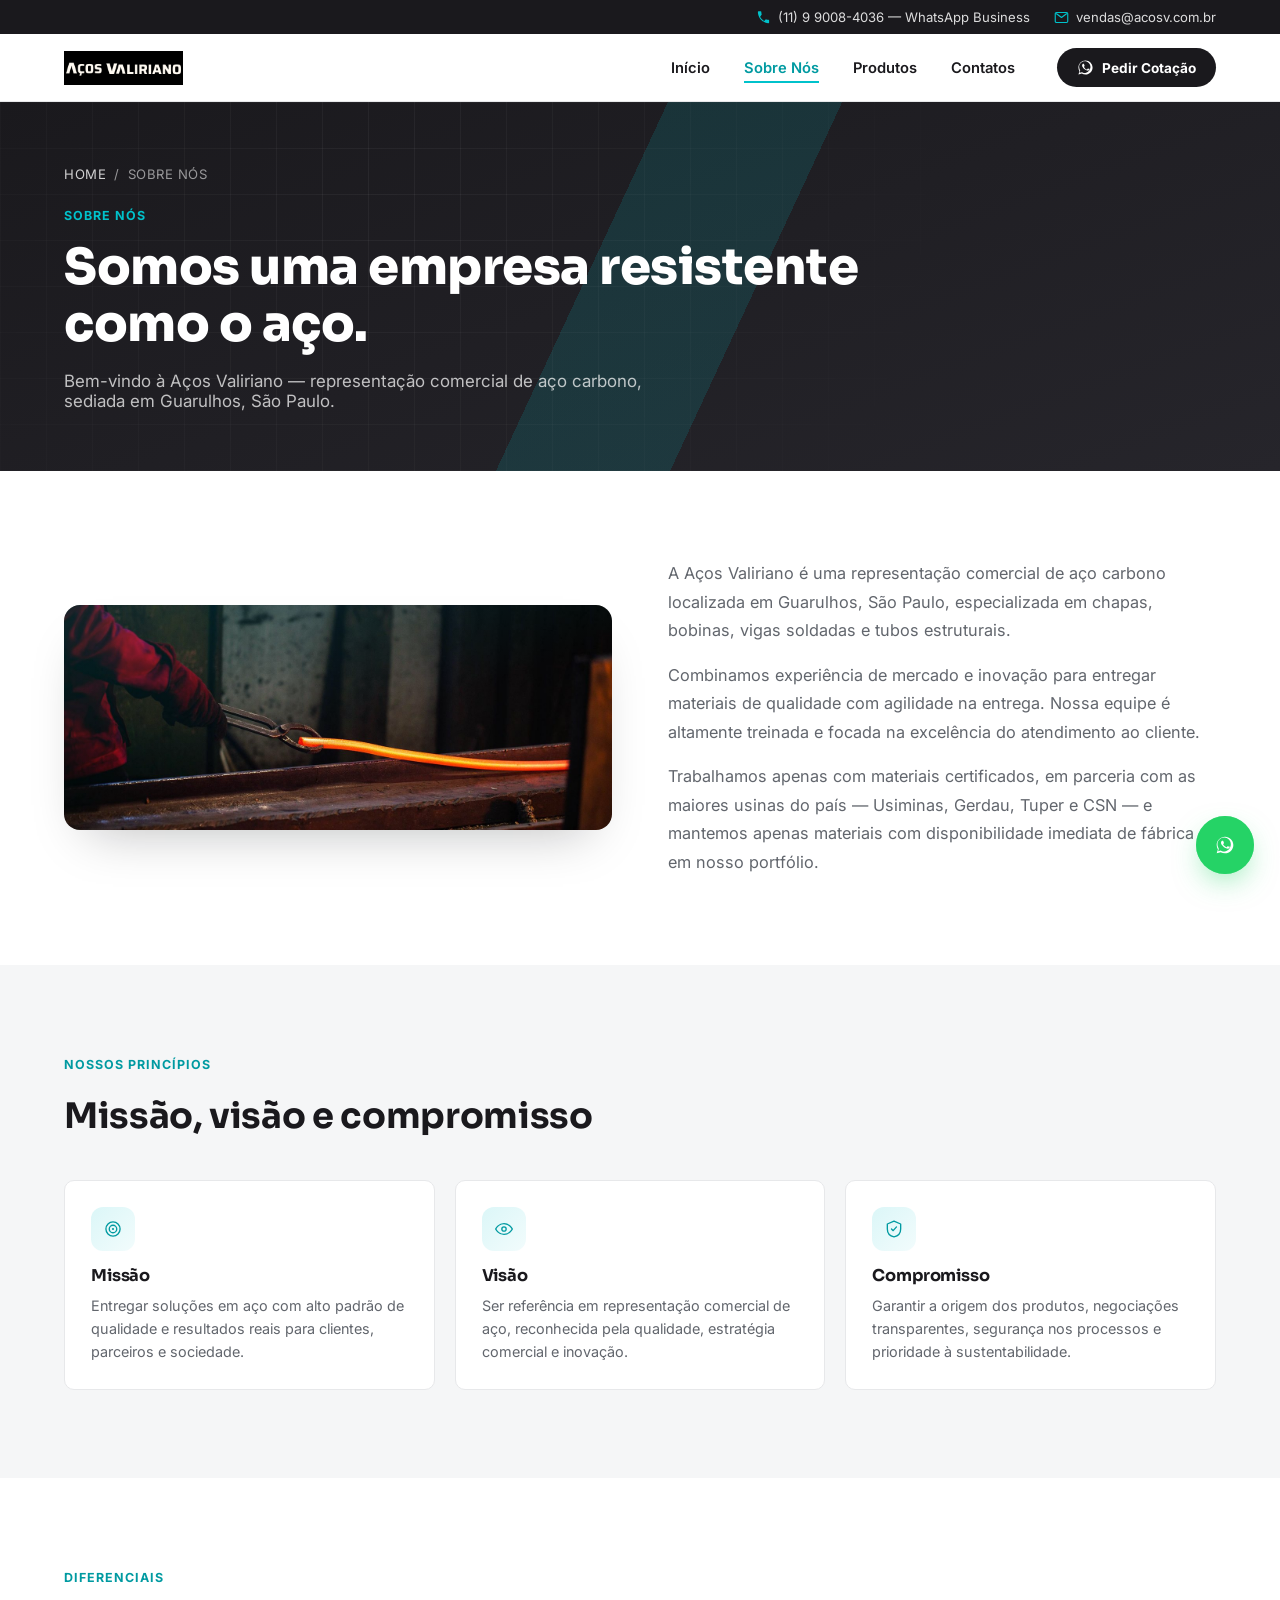
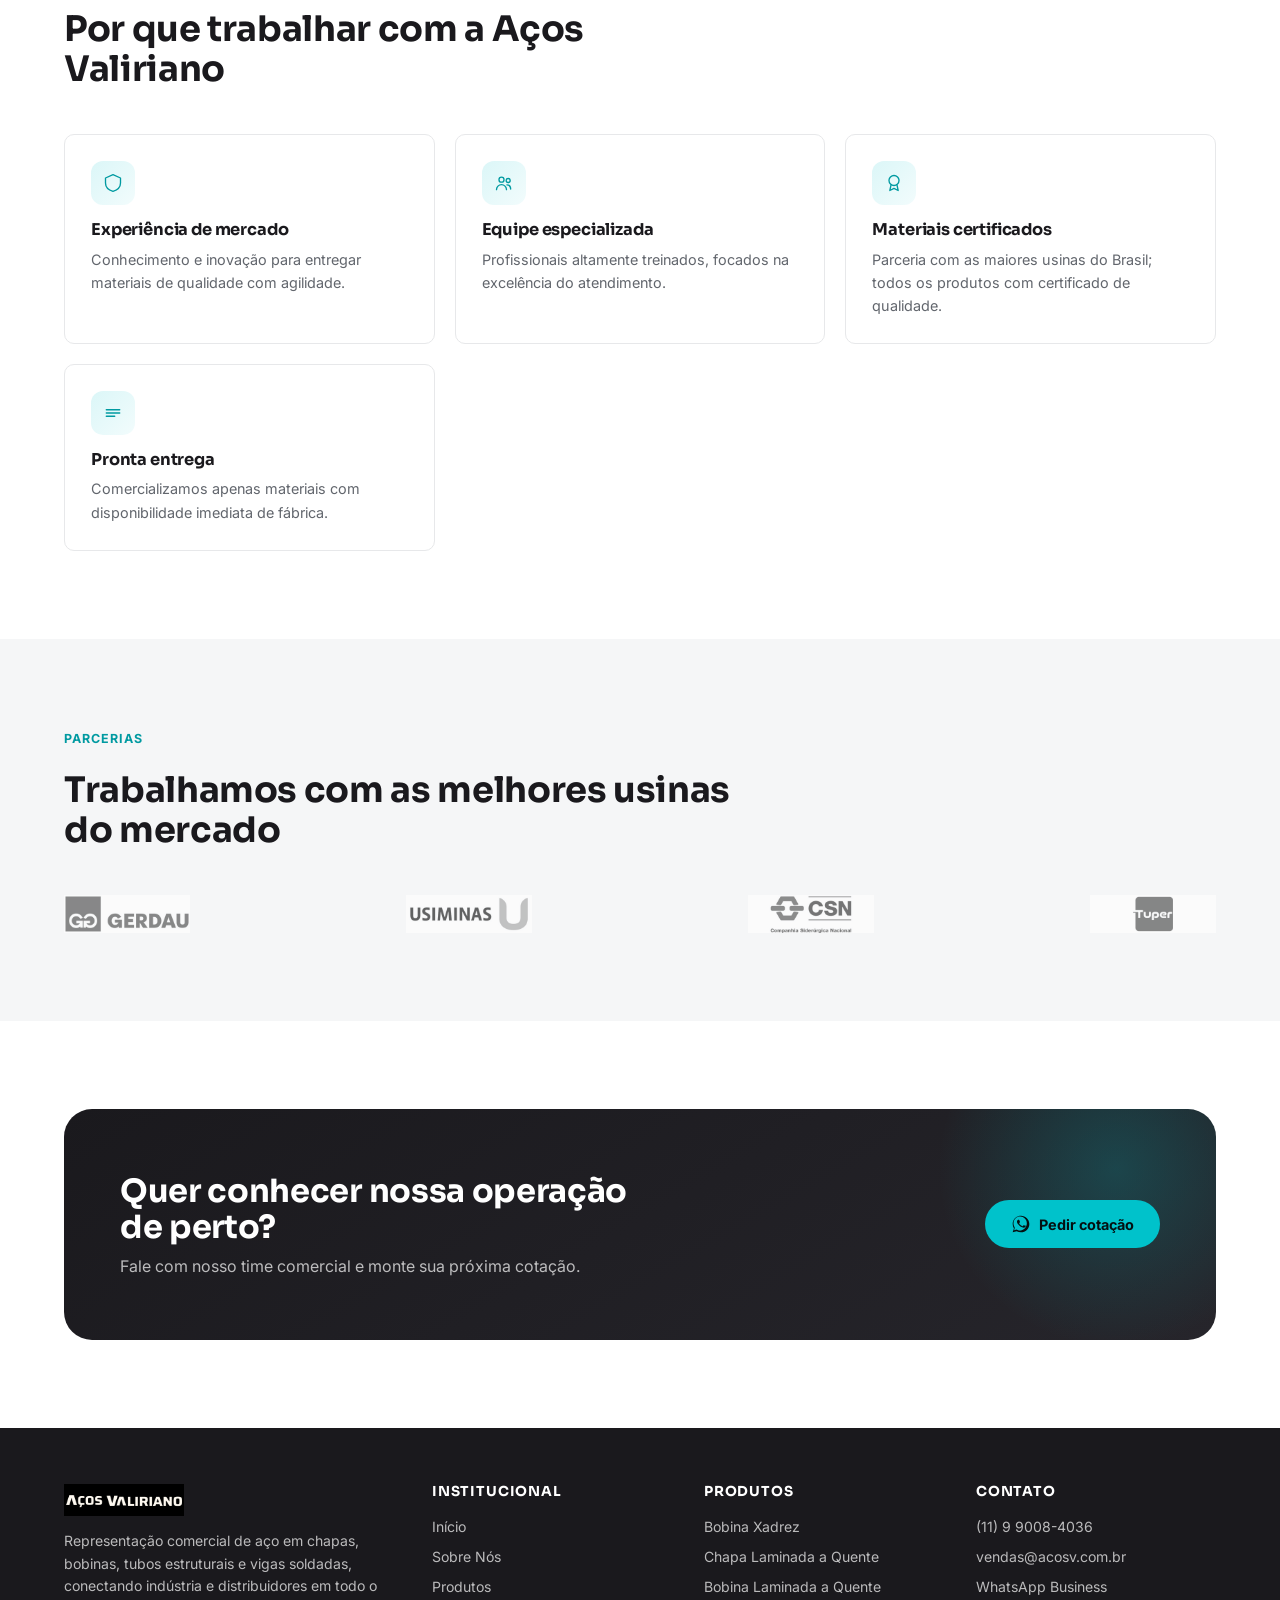
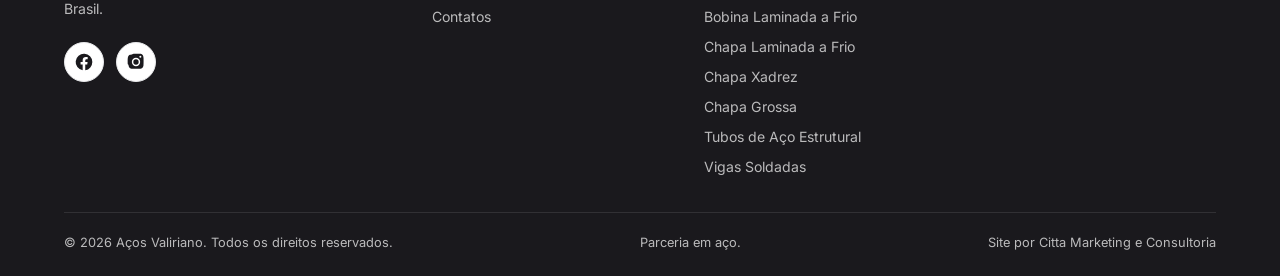
<file: institucional.html>
<!DOCTYPE html>
<html lang="pt-BR">
<head>
<meta charset="UTF-8">
<meta name="viewport" content="width=device-width, initial-scale=1.0">
<title>Sobre Nós | Aços Valiriano — Representação Comercial em Aço</title>
<meta name="description" content="Conheça a Aços Valiriano: missão, visão, compromisso e diferenciais de uma representação comercial de aço carbono em Guarulhos, SP.">
<meta name="robots" content="index, follow">
<link rel="canonical" href="https://acosv.com.br/institucional.html">
<link rel="icon" href="assets/img/logo.png" type="image/png">
<meta property="og:type" content="website">
<meta property="og:locale" content="pt_BR">
<meta property="og:site_name" content="Aços Valiriano">
<meta property="og:title" content="Sobre Nós | Aços Valiriano — Representação Comercial em Aço">
<meta property="og:description" content="Conheça a Aços Valiriano: missão, visão, compromisso e diferenciais de uma representação comercial de aço carbono em Guarulhos, SP.">
<meta property="og:url" content="https://acosv.com.br/institucional.html">
<meta property="og:image" content="https://acosv.com.br/assets/img/about-empresa.jpg">
<meta name="twitter:card" content="summary_large_image">
<meta name="twitter:title" content="Sobre Nós | Aços Valiriano — Representação Comercial em Aço">
<meta name="twitter:description" content="Conheça a Aços Valiriano: missão, visão, compromisso e diferenciais de uma representação comercial de aço carbono em Guarulhos, SP.">
<meta name="twitter:image" content="https://acosv.com.br/assets/img/about-empresa.jpg">
<link rel="preconnect" href="https://fonts.googleapis.com">
<link rel="preconnect" href="https://fonts.gstatic.com" crossorigin>
<link href="https://fonts.googleapis.com/css2?family=Sora:wght@600;700;800&family=Inter:wght@400;500;600;700&display=swap" rel="stylesheet">
<link rel="stylesheet" href="assets/styles.css">
<script type="application/ld+json">{"@context": "https://schema.org", "@type": "Organization", "name": "Aços Valiriano", "url": "https://acosv.com.br/", "logo": "https://acosv.com.br/assets/img/logo.png", "telephone": "+5511990084036", "email": "vendas@acosv.com.br", "sameAs": ["https://www.facebook.com/profile.php?id=61550275961854", "https://www.instagram.com/acos.valiriano/"], "areaServed": "BR-SP"}</script>
<script type="application/ld+json">{"@context": "https://schema.org", "@type": "BreadcrumbList", "itemListElement": [{"@type": "ListItem", "position": 1, "name": "Home", "item": "https://acosv.com.br/"}, {"@type": "ListItem", "position": 2, "name": "Sobre Nós", "item": "https://acosv.com.br/institucional.html"}]}</script>
<!--
  Google Tag Manager / Google Ads: cole aqui o snippet do GTM (ou gtag.js) assim que
  o container estiver criado, para habilitar o rastreamento de conversao das campanhas.
  <script async src="https://www.googletagmanager.com/gtag/js?id=SEU_ID_AQUI"></script>
-->
</head>
<body>
<div class="topbar">
  <div class="wrap">
    <a href="tel:+5511990084036"><svg class="" viewBox="0 0 24 24" width="20" height="20" aria-hidden="true"><path d="M6.6 10.8c1.4 2.8 3.8 5.2 6.6 6.6l2.2-2.2c.3-.3.7-.4 1-.2 1.1.4 2.3.6 3.6.6.6 0 1 .4 1 1V20c0 .6-.4 1-1 1C11.4 21 3 12.6 3 3c0-.6.4-1 1-1h3.5c.6 0 1 .4 1 1 0 1.3.2 2.5.6 3.6.1.3 0 .7-.2 1z" fill="currentColor"/></svg>(11) 9 9008-4036 — WhatsApp Business</a>
    <a href="mailto:vendas@acosv.com.br"><svg class="" viewBox="0 0 24 24" width="20" height="20" aria-hidden="true"><path d="M2 6a2 2 0 0 1 2-2h16a2 2 0 0 1 2 2v12a2 2 0 0 1-2 2H4a2 2 0 0 1-2-2zm2 0 8 6 8-6" fill="none" stroke="currentColor" stroke-width="1.8" stroke-linecap="round" stroke-linejoin="round"/></svg>vendas@acosv.com.br</a>
  </div>
</div>
<header class="site-header" id="siteHeader">
  <div class="nav-inner wrap">
    <a href="index.html" class="brand">
      <img src="assets/img/logo.png" width="140" height="40" alt="Aços Valiriano">
    </a>
    <nav class="nav-links" id="navLinks">
      <a href="index.html" class="nav-link">Início</a>
      <a href="institucional.html" class="nav-link" aria-current="page">Sobre Nós</a>
      <a href="produtos.html" class="nav-link">Produtos</a>
      <a href="contato.html" class="nav-link">Contatos</a>
    </nav>
    <a class="nav-cta" href="https://wa.me/message/XRI6LP23MOQJP1" target="_blank" rel="noopener">
      <svg class="" viewBox="0 0 24 24" width="20" height="20" aria-hidden="true"><path d="M17.5 14.4c-.3-.1-1.6-.8-1.9-.9-.3-.1-.4-.1-.6.1-.2.3-.7.9-.8 1-.1.2-.3.2-.6.1-.3-.1-1.2-.4-2.2-1.4-.8-.7-1.4-1.6-1.5-1.9-.2-.3 0-.4.1-.6.1-.1.3-.3.4-.5.1-.2.2-.3.3-.5.1-.2 0-.4 0-.5 0-.1-.6-1.5-.8-2-.2-.5-.4-.5-.6-.5h-.5c-.2 0-.5.1-.7.3-.2.3-.9.9-.9 2.1 0 1.2.9 2.4 1 2.6.1.2 1.8 2.8 4.4 3.9.6.3 1.1.4 1.5.6.6.2 1.2.2 1.6.1.5-.1 1.6-.6 1.8-1.3.2-.6.2-1.1.2-1.3-.1-.1-.2-.2-.5-.3z" fill="currentColor"/><path d="M12 2C6.5 2 2 6.5 2 12c0 1.9.5 3.7 1.5 5.3L2 22l4.8-1.4C8.3 21.5 10.1 22 12 22c5.5 0 10-4.5 10-10S17.5 2 12 2zm0 18.2c-1.7 0-3.4-.5-4.8-1.4l-.3-.2-3.2.9.9-3.1-.2-.3C3.5 14 3 12.5 3 11 3 6.6 6.6 3 11 3s8 3.6 8 8-3.6 9-9 9z" fill="currentColor"/></svg><span>Pedir Cotação</span>
    </a>
    <button class="nav-toggle" id="navToggle" aria-label="Abrir menu">
      <span></span><span></span><span></span>
    </button>
  </div>
</header>
<main>
<section class="page-hero">
    <div class="hero-cut"></div><div class="hero-grid-lines"></div>
    <div class="wrap">
      <nav class="breadcrumb" aria-label="breadcrumb"><a href="index.html">Home</a><span>/</span><span>Sobre Nós</span></nav>
      <p class="eyebrow reveal">Sobre nós</p>
      <h1 class="reveal" data-delay="1">Somos uma empresa resistente como o aço.</h1>
      <p class="lead reveal" data-delay="2">Bem-vindo à Aços Valiriano — representação comercial de aço carbono, sediada em Guarulhos, São Paulo.</p>
    </div>
  </section><section class="section">
    <div class="wrap split">
      <div class="split-media reveal">
        <img src="assets/img/about-empresa.jpg" alt="Equipe Aços Valiriano" width="900" height="600" loading="lazy">
      </div>
      <div class="split-body">
        <p class="reveal">A Aços Valiriano é uma representação comercial de aço carbono localizada em Guarulhos, São Paulo, especializada em chapas, bobinas, vigas soldadas e tubos estruturais.</p>
        <p class="reveal" data-delay="1">Combinamos experiência de mercado e inovação para entregar materiais de qualidade com agilidade na entrega. Nossa equipe é altamente treinada e focada na excelência do atendimento ao cliente.</p>
        <p class="reveal" data-delay="2">Trabalhamos apenas com materiais certificados, em parceria com as maiores usinas do país — Usiminas, Gerdau, Tuper e CSN — e mantemos apenas materiais com disponibilidade imediata de fábrica em nosso portfólio.</p>
      </div>
    </div>
  </section><section class="section bg-alt">
    <div class="wrap">
      <div class="section-head reveal">
        <p class="eyebrow">Nossos princípios</p>
        <h2>Missão, visão e compromisso</h2>
      </div>
      <div class="value-grid">
        <div class="value-card reveal" data-delay="1"><div class="value-icon"><svg class="" viewBox="0 0 24 24" width="20" height="20" aria-hidden="true"><circle cx="12" cy="12" r="8.5" fill="none" stroke="currentColor" stroke-width="1.6"/><circle cx="12" cy="12" r="4.5" fill="none" stroke="currentColor" stroke-width="1.6"/><circle cx="12" cy="12" r="1.3" fill="currentColor"/></svg></div><h3>Missão</h3><p>Entregar soluções em aço com alto padrão de qualidade e resultados reais para clientes, parceiros e sociedade.</p></div>
        <div class="value-card reveal" data-delay="2"><div class="value-icon"><svg class="" viewBox="0 0 24 24" width="20" height="20" aria-hidden="true"><path d="M2 12s3.5-6.5 10-6.5S22 12 22 12s-3.5 6.5-10 6.5S2 12 2 12z" fill="none" stroke="currentColor" stroke-width="1.6" stroke-linejoin="round"/><circle cx="12" cy="12" r="2.6" fill="none" stroke="currentColor" stroke-width="1.6"/></svg></div><h3>Visão</h3><p>Ser referência em representação comercial de aço, reconhecida pela qualidade, estratégia comercial e inovação.</p></div>
        <div class="value-card reveal" data-delay="3"><div class="value-icon"><svg class="" viewBox="0 0 24 24" width="20" height="20" aria-hidden="true"><path d="M12 2.5 20 6v6c0 5-3.4 8.5-8 9.5-4.6-1-8-4.5-8-9.5V6z" fill="none" stroke="currentColor" stroke-width="1.6" stroke-linejoin="round"/><path d="M9 12l2 2 4-4.5" fill="none" stroke="currentColor" stroke-width="1.6" stroke-linecap="round" stroke-linejoin="round"/></svg></div><h3>Compromisso</h3><p>Garantir a origem dos produtos, negociações transparentes, segurança nos processos e prioridade à sustentabilidade.</p></div>
      </div>
    </div>
  </section><section class="section">
    <div class="wrap">
      <div class="section-head reveal">
        <p class="eyebrow">Diferenciais</p>
        <h2>Por que trabalhar com a Aços Valiriano</h2>
      </div>
      <div class="value-grid">
        <div class="value-card reveal" data-delay="1"><div class="value-icon"><svg class="" viewBox="0 0 24 24" width="20" height="20" aria-hidden="true"><path d="M12 2 3 6v6c0 5 4 8.5 9 10 5-1.5 9-5 9-10V6z" fill="none" stroke="currentColor" stroke-width="1.6" stroke-linejoin="round"/></svg></div><h3>Experiência de mercado</h3><p>Conhecimento e inovação para entregar materiais de qualidade com agilidade.</p></div>
        <div class="value-card reveal" data-delay="2"><div class="value-icon"><svg class="" viewBox="0 0 24 24" width="20" height="20" aria-hidden="true"><circle cx="9" cy="8" r="3" fill="none" stroke="currentColor" stroke-width="1.6"/><circle cx="17" cy="9" r="2.4" fill="none" stroke="currentColor" stroke-width="1.6"/><path d="M3 20c0-3.3 2.7-6 6-6s6 2.7 6 6M15.5 14.2c2.6.2 4.5 2.4 4.5 5.1" fill="none" stroke="currentColor" stroke-width="1.6" stroke-linecap="round"/></svg></div><h3>Equipe especializada</h3><p>Profissionais altamente treinados, focados na excelência do atendimento.</p></div>
        <div class="value-card reveal" data-delay="3"><div class="value-icon"><svg class="" viewBox="0 0 24 24" width="20" height="20" aria-hidden="true"><circle cx="12" cy="9" r="6" fill="none" stroke="currentColor" stroke-width="1.6"/><path d="M8.5 14 7 21l5-2.5L17 21l-1.5-7" fill="none" stroke="currentColor" stroke-width="1.6" stroke-linejoin="round"/></svg></div><h3>Materiais certificados</h3><p>Parceria com as maiores usinas do Brasil; todos os produtos com certificado de qualidade.</p></div>
        <div class="value-card reveal" data-delay="4"><div class="value-icon"><svg class="" viewBox="0 0 24 24" width="20" height="20" aria-hidden="true"><path d="M4 8h16M4 12h16M4 16h10" stroke="currentColor" stroke-width="1.8" stroke-linecap="round"/></svg></div><h3>Pronta entrega</h3><p>Comercializamos apenas materiais com disponibilidade imediata de fábrica.</p></div>
      </div>
    </div>
  </section><section class="section bg-alt"><div class="wrap"><div class="section-head reveal">
      <p class="eyebrow">Parcerias</p>
      <h2>Trabalhamos com as melhores usinas do mercado</h2>
    </div>
    <div class="mills-strip reveal">
    <img src="assets/logos/gerdau.png" alt="Gerdau — parceiro Aços Valiriano" width="140" height="38" loading="lazy">
    <img src="assets/logos/usiminas.png" alt="Usiminas — parceiro Aços Valiriano" width="140" height="38" loading="lazy">
    <img src="assets/logos/csn.png" alt="CSN — parceiro Aços Valiriano" width="140" height="38" loading="lazy">
    <img src="assets/logos/tuper.png" alt="Tuper — parceiro Aços Valiriano" width="140" height="38" loading="lazy">
    </div></div></section><section class="section"><div class="wrap"><div class="cta-banner reveal">
      <div>
        <h2>Quer conhecer nossa operação de perto?</h2>
        <p>Fale com nosso time comercial e monte sua próxima cotação.</p>
      </div>
      <a class="btn btn-primary" href="https://wa.me/message/XRI6LP23MOQJP1" target="_blank" rel="noopener"><svg class="" viewBox="0 0 24 24" width="20" height="20" aria-hidden="true"><path d="M17.5 14.4c-.3-.1-1.6-.8-1.9-.9-.3-.1-.4-.1-.6.1-.2.3-.7.9-.8 1-.1.2-.3.2-.6.1-.3-.1-1.2-.4-2.2-1.4-.8-.7-1.4-1.6-1.5-1.9-.2-.3 0-.4.1-.6.1-.1.3-.3.4-.5.1-.2.2-.3.3-.5.1-.2 0-.4 0-.5 0-.1-.6-1.5-.8-2-.2-.5-.4-.5-.6-.5h-.5c-.2 0-.5.1-.7.3-.2.3-.9.9-.9 2.1 0 1.2.9 2.4 1 2.6.1.2 1.8 2.8 4.4 3.9.6.3 1.1.4 1.5.6.6.2 1.2.2 1.6.1.5-.1 1.6-.6 1.8-1.3.2-.6.2-1.1.2-1.3-.1-.1-.2-.2-.5-.3z" fill="currentColor"/><path d="M12 2C6.5 2 2 6.5 2 12c0 1.9.5 3.7 1.5 5.3L2 22l4.8-1.4C8.3 21.5 10.1 22 12 22c5.5 0 10-4.5 10-10S17.5 2 12 2zm0 18.2c-1.7 0-3.4-.5-4.8-1.4l-.3-.2-3.2.9.9-3.1-.2-.3C3.5 14 3 12.5 3 11 3 6.6 6.6 3 11 3s8 3.6 8 8-3.6 9-9 9z" fill="currentColor"/></svg><span>Pedir cotação</span></a>
    </div></div></section>
</main>
<footer class="site-footer">
  <div class="wrap">
    <div class="footer-grid">
      <div>
        <img src="assets/img/logo.png" width="120" height="34" alt="Aços Valiriano">
        <p>Representação comercial de aço em chapas, bobinas, tubos estruturais e vigas soldadas, conectando indústria e distribuidores em todo o Brasil.</p>
        <div class="social-row">
          <a href="https://www.facebook.com/profile.php?id=61550275961854" target="_blank" rel="noopener" aria-label="Facebook"><svg class="" viewBox="0 0 24 24" width="20" height="20" aria-hidden="true"><path d="M22 12a10 10 0 1 0-11.6 9.9v-7H7.9V12h2.5V9.8c0-2.5 1.5-3.9 3.8-3.9 1.1 0 2.2.2 2.2.2v2.5h-1.3c-1.2 0-1.6.8-1.6 1.6V12h2.8l-.4 2.9h-2.4v7A10 10 0 0 0 22 12z" fill="currentColor"/></svg></a>
          <a href="https://www.instagram.com/acos.valiriano/" target="_blank" rel="noopener" aria-label="Instagram"><svg class="" viewBox="0 0 24 24" width="20" height="20" aria-hidden="true"><path d="M12 2c2.7 0 3 0 4.1.1 1.1 0 1.8.2 2.2.4.6.2 1 .5 1.4.9.4.4.7.8.9 1.4.2.4.3 1.1.4 2.2.1 1.1.1 1.4.1 4.1s0 3-.1 4.1c0 1.1-.2 1.8-.4 2.2-.2.6-.5 1-.9 1.4-.4.4-.8.7-1.4.9-.4.2-1.1.3-2.2.4-1.1.1-1.4.1-4.1.1s-3 0-4.1-.1c-1.1 0-1.8-.2-2.2-.4-.6-.2-1-.5-1.4-.9-.4-.4-.7-.8-.9-1.4-.2-.4-.3-1.1-.4-2.2C2 15 2 14.7 2 12s0-3 .1-4.1c0-1.1.2-1.8.4-2.2.2-.6.5-1 .9-1.4.4-.4.8-.7 1.4-.9.4-.2 1.1-.3 2.2-.4C9 2 9.3 2 12 2zm0 5a5 5 0 1 0 0 10 5 5 0 0 0 0-10zm0 8.2a3.2 3.2 0 1 1 0-6.4 3.2 3.2 0 0 1 0 6.4zm5.2-8.4a1.2 1.2 0 1 0 0-2.4 1.2 1.2 0 0 0 0 2.4z" fill="currentColor"/></svg></a>
        </div>
      </div>
      <div class="footer-col">
        <h4>Institucional</h4>
        <ul>
          <li><a href="index.html">Início</a></li>
          <li><a href="institucional.html">Sobre Nós</a></li>
          <li><a href="produtos.html">Produtos</a></li>
          <li><a href="contato.html">Contatos</a></li>
        </ul>
      </div>
      <div class="footer-col">
        <h4>Produtos</h4>
        <ul>
          <li><a href="produtos/bobina-xadrez.html">Bobina Xadrez</a></li>
          <li><a href="produtos/chapa-laminada-a-quente.html">Chapa Laminada a Quente</a></li>
          <li><a href="produtos/bobina-laminada-a-quente.html">Bobina Laminada a Quente</a></li>
          <li><a href="produtos/bobina-laminada-a-frio.html">Bobina Laminada a Frio</a></li>
          <li><a href="produtos/chapa-laminada-a-frio.html">Chapa Laminada a Frio</a></li>
          <li><a href="produtos/chapa-xadrez.html">Chapa Xadrez</a></li>
          <li><a href="produtos/chapa-grossa.html">Chapa Grossa</a></li>
          <li><a href="produtos/tubos-de-aco-estrutural.html">Tubos de Aço Estrutural</a></li>
          <li><a href="produtos/vigas-soldadas.html">Vigas Soldadas</a></li>
        </ul>
      </div>
      <div class="footer-col">
        <h4>Contato</h4>
        <ul>
          <li><a href="tel:+5511990084036">(11) 9 9008-4036</a></li>
          <li><a href="mailto:vendas@acosv.com.br">vendas@acosv.com.br</a></li>
          <li><a href="https://wa.me/message/XRI6LP23MOQJP1" target="_blank" rel="noopener">WhatsApp Business</a></li>
        </ul>
      </div>
    </div>
    <div class="footer-bottom">
      <span>&copy; <span id="year"></span> Aços Valiriano. Todos os direitos reservados.</span>
      <span>Parceria em aço.</span>
      <span>Site por Citta Marketing e Consultoria</span>
    </div>
  </div>
</footer>

<a class="whatsapp-float" href="https://wa.me/message/XRI6LP23MOQJP1" target="_blank" rel="noopener" aria-label="Falar no WhatsApp">
  <span class="pulse-ring"></span>
  <svg class="" viewBox="0 0 24 24" width="20" height="20" aria-hidden="true"><path d="M17.5 14.4c-.3-.1-1.6-.8-1.9-.9-.3-.1-.4-.1-.6.1-.2.3-.7.9-.8 1-.1.2-.3.2-.6.1-.3-.1-1.2-.4-2.2-1.4-.8-.7-1.4-1.6-1.5-1.9-.2-.3 0-.4.1-.6.1-.1.3-.3.4-.5.1-.2.2-.3.3-.5.1-.2 0-.4 0-.5 0-.1-.6-1.5-.8-2-.2-.5-.4-.5-.6-.5h-.5c-.2 0-.5.1-.7.3-.2.3-.9.9-.9 2.1 0 1.2.9 2.4 1 2.6.1.2 1.8 2.8 4.4 3.9.6.3 1.1.4 1.5.6.6.2 1.2.2 1.6.1.5-.1 1.6-.6 1.8-1.3.2-.6.2-1.1.2-1.3-.1-.1-.2-.2-.5-.3z" fill="currentColor"/><path d="M12 2C6.5 2 2 6.5 2 12c0 1.9.5 3.7 1.5 5.3L2 22l4.8-1.4C8.3 21.5 10.1 22 12 22c5.5 0 10-4.5 10-10S17.5 2 12 2zm0 18.2c-1.7 0-3.4-.5-4.8-1.4l-.3-.2-3.2.9.9-3.1-.2-.3C3.5 14 3 12.5 3 11 3 6.6 6.6 3 11 3s8 3.6 8 8-3.6 9-9 9z" fill="currentColor"/></svg>
</a>
<script>document.getElementById("year").textContent = new Date().getFullYear();</script>
<script src="assets/script.js"></script>
</body>
</html>
</file>
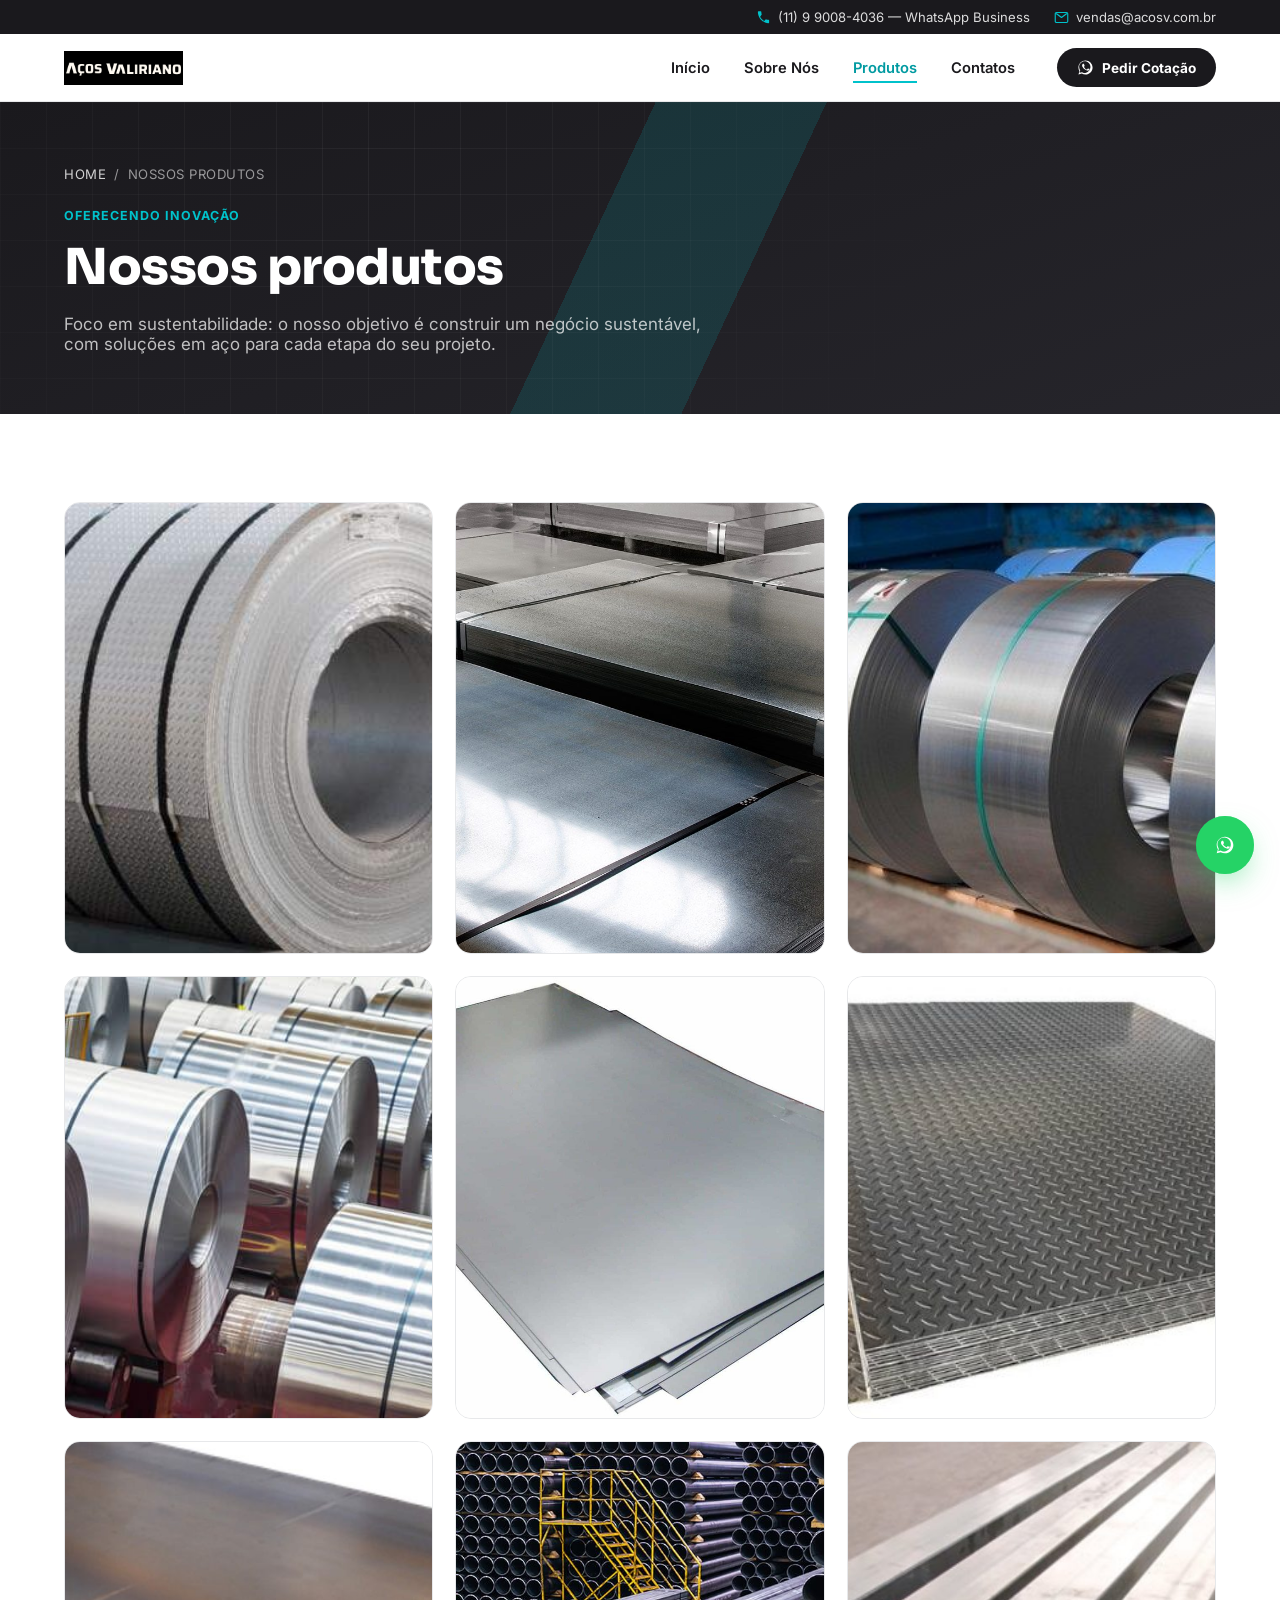
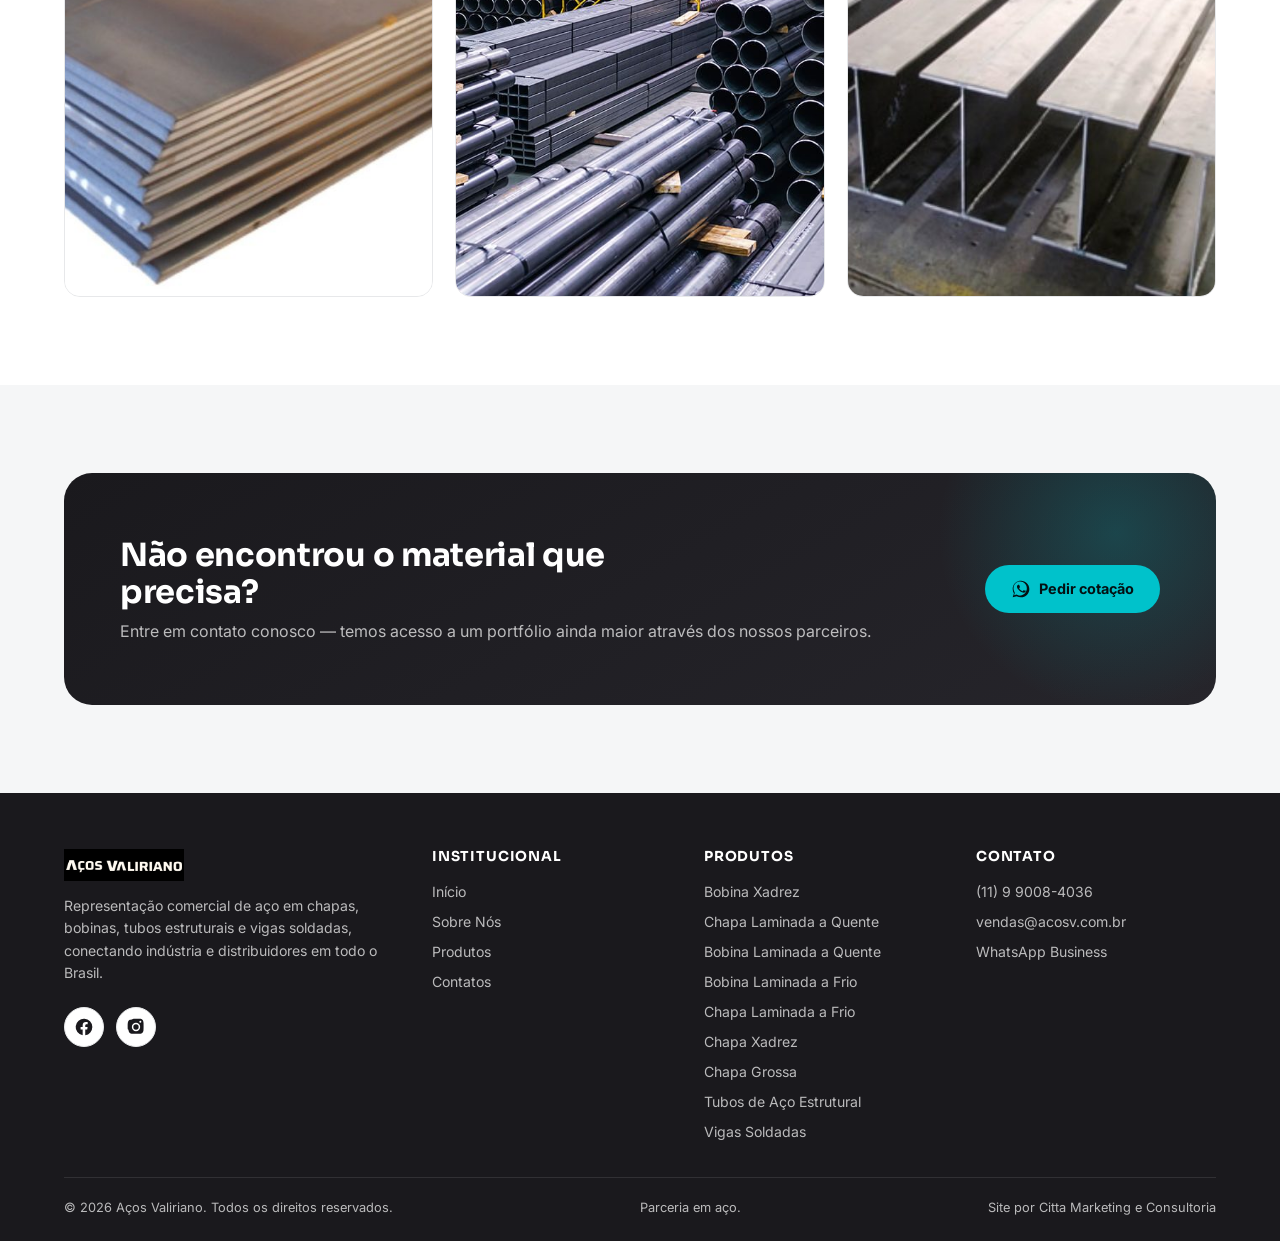
<file: produtos.html>
<!DOCTYPE html>
<html lang="pt-BR">
<head>
<meta charset="UTF-8">
<meta name="viewport" content="width=device-width, initial-scale=1.0">
<title>Produtos de Aço | Chapas, Bobinas, Tubos e Vigas — Aços Valiriano</title>
<meta name="description" content="Catálogo completo de chapas, bobinas, tubos estruturais e vigas soldadas da Aços Valiriano. Especificações técnicas e cotação via WhatsApp.">
<meta name="robots" content="index, follow">
<link rel="canonical" href="https://acosv.com.br/produtos.html">
<link rel="icon" href="assets/img/logo.png" type="image/png">
<meta property="og:type" content="website">
<meta property="og:locale" content="pt_BR">
<meta property="og:site_name" content="Aços Valiriano">
<meta property="og:title" content="Produtos de Aço | Chapas, Bobinas, Tubos e Vigas — Aços Valiriano">
<meta property="og:description" content="Catálogo completo de chapas, bobinas, tubos estruturais e vigas soldadas da Aços Valiriano. Especificações técnicas e cotação via WhatsApp.">
<meta property="og:url" content="https://acosv.com.br/produtos.html">
<meta property="og:image" content="https://acosv.com.br/assets/img/produto-chapa-laminada-quente.jpg">
<meta name="twitter:card" content="summary_large_image">
<meta name="twitter:title" content="Produtos de Aço | Chapas, Bobinas, Tubos e Vigas — Aços Valiriano">
<meta name="twitter:description" content="Catálogo completo de chapas, bobinas, tubos estruturais e vigas soldadas da Aços Valiriano. Especificações técnicas e cotação via WhatsApp.">
<meta name="twitter:image" content="https://acosv.com.br/assets/img/produto-chapa-laminada-quente.jpg">
<link rel="preconnect" href="https://fonts.googleapis.com">
<link rel="preconnect" href="https://fonts.gstatic.com" crossorigin>
<link href="https://fonts.googleapis.com/css2?family=Sora:wght@600;700;800&family=Inter:wght@400;500;600;700&display=swap" rel="stylesheet">
<link rel="stylesheet" href="assets/styles.css">
<script type="application/ld+json">{"@context": "https://schema.org", "@type": "Organization", "name": "Aços Valiriano", "url": "https://acosv.com.br/", "logo": "https://acosv.com.br/assets/img/logo.png", "telephone": "+5511990084036", "email": "vendas@acosv.com.br", "sameAs": ["https://www.facebook.com/profile.php?id=61550275961854", "https://www.instagram.com/acos.valiriano/"], "areaServed": "BR-SP"}</script>
<script type="application/ld+json">{"@context": "https://schema.org", "@type": "BreadcrumbList", "itemListElement": [{"@type": "ListItem", "position": 1, "name": "Home", "item": "https://acosv.com.br/"}, {"@type": "ListItem", "position": 2, "name": "Produtos", "item": "https://acosv.com.br/produtos.html"}]}</script>
<!--
  Google Tag Manager / Google Ads: cole aqui o snippet do GTM (ou gtag.js) assim que
  o container estiver criado, para habilitar o rastreamento de conversao das campanhas.
  <script async src="https://www.googletagmanager.com/gtag/js?id=SEU_ID_AQUI"></script>
-->
</head>
<body>
<div class="topbar">
  <div class="wrap">
    <a href="tel:+5511990084036"><svg class="" viewBox="0 0 24 24" width="20" height="20" aria-hidden="true"><path d="M6.6 10.8c1.4 2.8 3.8 5.2 6.6 6.6l2.2-2.2c.3-.3.7-.4 1-.2 1.1.4 2.3.6 3.6.6.6 0 1 .4 1 1V20c0 .6-.4 1-1 1C11.4 21 3 12.6 3 3c0-.6.4-1 1-1h3.5c.6 0 1 .4 1 1 0 1.3.2 2.5.6 3.6.1.3 0 .7-.2 1z" fill="currentColor"/></svg>(11) 9 9008-4036 — WhatsApp Business</a>
    <a href="mailto:vendas@acosv.com.br"><svg class="" viewBox="0 0 24 24" width="20" height="20" aria-hidden="true"><path d="M2 6a2 2 0 0 1 2-2h16a2 2 0 0 1 2 2v12a2 2 0 0 1-2 2H4a2 2 0 0 1-2-2zm2 0 8 6 8-6" fill="none" stroke="currentColor" stroke-width="1.8" stroke-linecap="round" stroke-linejoin="round"/></svg>vendas@acosv.com.br</a>
  </div>
</div>
<header class="site-header" id="siteHeader">
  <div class="nav-inner wrap">
    <a href="index.html" class="brand">
      <img src="assets/img/logo.png" width="140" height="40" alt="Aços Valiriano">
    </a>
    <nav class="nav-links" id="navLinks">
      <a href="index.html" class="nav-link">Início</a>
      <a href="institucional.html" class="nav-link">Sobre Nós</a>
      <a href="produtos.html" class="nav-link" aria-current="page">Produtos</a>
      <a href="contato.html" class="nav-link">Contatos</a>
    </nav>
    <a class="nav-cta" href="https://wa.me/message/XRI6LP23MOQJP1" target="_blank" rel="noopener">
      <svg class="" viewBox="0 0 24 24" width="20" height="20" aria-hidden="true"><path d="M17.5 14.4c-.3-.1-1.6-.8-1.9-.9-.3-.1-.4-.1-.6.1-.2.3-.7.9-.8 1-.1.2-.3.2-.6.1-.3-.1-1.2-.4-2.2-1.4-.8-.7-1.4-1.6-1.5-1.9-.2-.3 0-.4.1-.6.1-.1.3-.3.4-.5.1-.2.2-.3.3-.5.1-.2 0-.4 0-.5 0-.1-.6-1.5-.8-2-.2-.5-.4-.5-.6-.5h-.5c-.2 0-.5.1-.7.3-.2.3-.9.9-.9 2.1 0 1.2.9 2.4 1 2.6.1.2 1.8 2.8 4.4 3.9.6.3 1.1.4 1.5.6.6.2 1.2.2 1.6.1.5-.1 1.6-.6 1.8-1.3.2-.6.2-1.1.2-1.3-.1-.1-.2-.2-.5-.3z" fill="currentColor"/><path d="M12 2C6.5 2 2 6.5 2 12c0 1.9.5 3.7 1.5 5.3L2 22l4.8-1.4C8.3 21.5 10.1 22 12 22c5.5 0 10-4.5 10-10S17.5 2 12 2zm0 18.2c-1.7 0-3.4-.5-4.8-1.4l-.3-.2-3.2.9.9-3.1-.2-.3C3.5 14 3 12.5 3 11 3 6.6 6.6 3 11 3s8 3.6 8 8-3.6 9-9 9z" fill="currentColor"/></svg><span>Pedir Cotação</span>
    </a>
    <button class="nav-toggle" id="navToggle" aria-label="Abrir menu">
      <span></span><span></span><span></span>
    </button>
  </div>
</header>
<main>
<section class="page-hero">
    <div class="hero-cut"></div><div class="hero-grid-lines"></div>
    <div class="wrap">
      <nav class="breadcrumb" aria-label="breadcrumb"><a href="index.html">Home</a><span>/</span><span>Nossos Produtos</span></nav>
      <p class="eyebrow reveal">Oferecendo inovação</p>
      <h1 class="reveal" data-delay="1">Nossos produtos</h1>
      <p class="lead reveal" data-delay="2">Foco em sustentabilidade: o nosso objetivo é construir um negócio sustentável, com soluções em aço para cada etapa do seu projeto.</p>
    </div>
  </section><section class="section">
    <div class="wrap">
      <div class="product-grid">
<article class="product-card reveal" data-delay="1">
      <a href="produtos/bobina-xadrez.html" class="thumb">
        <img src="assets/img/produto-bobina-xadrez.jpg" alt="Bobina Xadrez — Aços Valiriano" loading="lazy" width="480" height="360">
      </a>
      <div class="body">
        <h3><a href="produtos/bobina-xadrez.html">Bobina Xadrez</a></h3>
        <p>Bobinas de aço com espessuras de 2,65mm a 12,50mm e largura de 1.000mm a 1.500mm, com detalhes em alto relevo.</p>
        <a class="more" href="produtos/bobina-xadrez.html">Saiba mais <svg class="" viewBox="0 0 24 24" width="20" height="20" aria-hidden="true"><path d="M12 16.5l-7-7 1.4-1.4L12 13.7l5.6-5.6L19 9.5z" fill="currentColor"/></svg></a>
      </div>
    </article>
<article class="product-card reveal" data-delay="2">
      <a href="produtos/chapa-laminada-a-quente.html" class="thumb">
        <img src="assets/img/produto-chapa-laminada-quente.jpg" alt="Chapa Laminada a Quente — Aços Valiriano" loading="lazy" width="480" height="360">
      </a>
      <div class="body">
        <h3><a href="produtos/chapa-laminada-a-quente.html">Chapa Laminada a Quente</a></h3>
        <p>As chapas laminadas a quente são utilizadas em diversos segmentos, com alta resistência e grande variedade de especificações técnicas.</p>
        <a class="more" href="produtos/chapa-laminada-a-quente.html">Saiba mais <svg class="" viewBox="0 0 24 24" width="20" height="20" aria-hidden="true"><path d="M12 16.5l-7-7 1.4-1.4L12 13.7l5.6-5.6L19 9.5z" fill="currentColor"/></svg></a>
      </div>
    </article>
<article class="product-card reveal" data-delay="3">
      <a href="produtos/bobina-laminada-a-quente.html" class="thumb">
        <img src="assets/img/produto-bobina-laminada-quente.jpg" alt="Bobina Laminada a Quente — Aços Valiriano" loading="lazy" width="480" height="360">
      </a>
      <div class="body">
        <h3><a href="produtos/bobina-laminada-a-quente.html">Bobina Laminada a Quente</a></h3>
        <p>As bobinas laminadas a quente são facilmente encontradas em nosso dia a dia já na forma de chapas de aço e aplicadas em diversos setores.</p>
        <a class="more" href="produtos/bobina-laminada-a-quente.html">Saiba mais <svg class="" viewBox="0 0 24 24" width="20" height="20" aria-hidden="true"><path d="M12 16.5l-7-7 1.4-1.4L12 13.7l5.6-5.6L19 9.5z" fill="currentColor"/></svg></a>
      </div>
    </article>
<article class="product-card reveal" data-delay="4">
      <a href="produtos/bobina-laminada-a-frio.html" class="thumb">
        <img src="assets/img/produto-bobina-laminada-fria.jpg" alt="Bobina Laminada a Frio — Aços Valiriano" loading="lazy" width="480" height="360">
      </a>
      <div class="body">
        <h3><a href="produtos/bobina-laminada-a-frio.html">Bobina Laminada a Frio</a></h3>
        <p>As bobinas laminadas a frio são encontradas também na forma de chapas de aço e podem ser utilizadas nas linhas automotiva, construção civil e mais.</p>
        <a class="more" href="produtos/bobina-laminada-a-frio.html">Saiba mais <svg class="" viewBox="0 0 24 24" width="20" height="20" aria-hidden="true"><path d="M12 16.5l-7-7 1.4-1.4L12 13.7l5.6-5.6L19 9.5z" fill="currentColor"/></svg></a>
      </div>
    </article>
<article class="product-card reveal" data-delay="5">
      <a href="produtos/chapa-laminada-a-frio.html" class="thumb">
        <img src="assets/img/produto-chapa-laminada-fria.jpg" alt="Chapa Laminada a Frio — Aços Valiriano" loading="lazy" width="480" height="360">
      </a>
      <div class="body">
        <h3><a href="produtos/chapa-laminada-a-frio.html">Chapa Laminada a Frio</a></h3>
        <p>As chapas laminadas a frio são encontradas na linha automotiva, construção civil, linha branca, mobiliário, embalagem metálica, gôndola e mais.</p>
        <a class="more" href="produtos/chapa-laminada-a-frio.html">Saiba mais <svg class="" viewBox="0 0 24 24" width="20" height="20" aria-hidden="true"><path d="M12 16.5l-7-7 1.4-1.4L12 13.7l5.6-5.6L19 9.5z" fill="currentColor"/></svg></a>
      </div>
    </article>
<article class="product-card reveal" data-delay="6">
      <a href="produtos/chapa-xadrez.html" class="thumb">
        <img src="assets/img/produto-chapa-xadrez.jpg" alt="Chapa Xadrez — Aços Valiriano" loading="lazy" width="480" height="360">
      </a>
      <div class="body">
        <h3><a href="produtos/chapa-xadrez.html">Chapa Xadrez</a></h3>
        <p>As chapas xadrez são chapas de aço com detalhes em alto relevo, conhecidas também como antiderrapantes ou “pé de galinha”.</p>
        <a class="more" href="produtos/chapa-xadrez.html">Saiba mais <svg class="" viewBox="0 0 24 24" width="20" height="20" aria-hidden="true"><path d="M12 16.5l-7-7 1.4-1.4L12 13.7l5.6-5.6L19 9.5z" fill="currentColor"/></svg></a>
      </div>
    </article>
<article class="product-card reveal" data-delay="1">
      <a href="produtos/chapa-grossa.html" class="thumb">
        <img src="assets/img/produto-chapa-grossa.jpg" alt="Chapa Grossa — Aços Valiriano" loading="lazy" width="480" height="360">
      </a>
      <div class="body">
        <h3><a href="produtos/chapa-grossa.html">Chapa Grossa</a></h3>
        <p>As chapas de aço são facilmente encontradas em nosso dia a dia, utilizadas em chassis de carros, ônibus e caminhões, implementos agrícolas e mais.</p>
        <a class="more" href="produtos/chapa-grossa.html">Saiba mais <svg class="" viewBox="0 0 24 24" width="20" height="20" aria-hidden="true"><path d="M12 16.5l-7-7 1.4-1.4L12 13.7l5.6-5.6L19 9.5z" fill="currentColor"/></svg></a>
      </div>
    </article>
<article class="product-card reveal" data-delay="2">
      <a href="produtos/tubos-de-aco-estrutural.html" class="thumb">
        <img src="assets/img/produto-tubos-estruturais.jpg" alt="Tubos de Aço Estrutural — Aços Valiriano" loading="lazy" width="480" height="360">
      </a>
      <div class="body">
        <h3><a href="produtos/tubos-de-aco-estrutural.html">Tubos de Aço Estrutural</a></h3>
        <p>Os tubos de aço estruturais são fabricados em aço carbono, podendo ser produzidos tanto na laminação a quente como também a frio.</p>
        <a class="more" href="produtos/tubos-de-aco-estrutural.html">Saiba mais <svg class="" viewBox="0 0 24 24" width="20" height="20" aria-hidden="true"><path d="M12 16.5l-7-7 1.4-1.4L12 13.7l5.6-5.6L19 9.5z" fill="currentColor"/></svg></a>
      </div>
    </article>
<article class="product-card reveal" data-delay="3">
      <a href="produtos/vigas-soldadas.html" class="thumb">
        <img src="assets/img/produto-vigas-soldadas.jpg" alt="Vigas Soldadas — Aços Valiriano" loading="lazy" width="480" height="360">
      </a>
      <div class="body">
        <h3><a href="produtos/vigas-soldadas.html">Vigas Soldadas</a></h3>
        <p>Fabricamos Viga Soldada no formato CS, CVS, VS e VSM, conforme projeto.</p>
        <a class="more" href="produtos/vigas-soldadas.html">Saiba mais <svg class="" viewBox="0 0 24 24" width="20" height="20" aria-hidden="true"><path d="M12 16.5l-7-7 1.4-1.4L12 13.7l5.6-5.6L19 9.5z" fill="currentColor"/></svg></a>
      </div>
    </article>
      </div>
    </div>
  </section><section class="section bg-alt"><div class="wrap"><div class="cta-banner reveal">
      <div>
        <h2>Não encontrou o material que precisa?</h2>
        <p>Entre em contato conosco — temos acesso a um portfólio ainda maior através dos nossos parceiros.</p>
      </div>
      <a class="btn btn-primary" href="https://wa.me/message/XRI6LP23MOQJP1" target="_blank" rel="noopener"><svg class="" viewBox="0 0 24 24" width="20" height="20" aria-hidden="true"><path d="M17.5 14.4c-.3-.1-1.6-.8-1.9-.9-.3-.1-.4-.1-.6.1-.2.3-.7.9-.8 1-.1.2-.3.2-.6.1-.3-.1-1.2-.4-2.2-1.4-.8-.7-1.4-1.6-1.5-1.9-.2-.3 0-.4.1-.6.1-.1.3-.3.4-.5.1-.2.2-.3.3-.5.1-.2 0-.4 0-.5 0-.1-.6-1.5-.8-2-.2-.5-.4-.5-.6-.5h-.5c-.2 0-.5.1-.7.3-.2.3-.9.9-.9 2.1 0 1.2.9 2.4 1 2.6.1.2 1.8 2.8 4.4 3.9.6.3 1.1.4 1.5.6.6.2 1.2.2 1.6.1.5-.1 1.6-.6 1.8-1.3.2-.6.2-1.1.2-1.3-.1-.1-.2-.2-.5-.3z" fill="currentColor"/><path d="M12 2C6.5 2 2 6.5 2 12c0 1.9.5 3.7 1.5 5.3L2 22l4.8-1.4C8.3 21.5 10.1 22 12 22c5.5 0 10-4.5 10-10S17.5 2 12 2zm0 18.2c-1.7 0-3.4-.5-4.8-1.4l-.3-.2-3.2.9.9-3.1-.2-.3C3.5 14 3 12.5 3 11 3 6.6 6.6 3 11 3s8 3.6 8 8-3.6 9-9 9z" fill="currentColor"/></svg><span>Pedir cotação</span></a>
    </div></div></section>
</main>
<footer class="site-footer">
  <div class="wrap">
    <div class="footer-grid">
      <div>
        <img src="assets/img/logo.png" width="120" height="34" alt="Aços Valiriano">
        <p>Representação comercial de aço em chapas, bobinas, tubos estruturais e vigas soldadas, conectando indústria e distribuidores em todo o Brasil.</p>
        <div class="social-row">
          <a href="https://www.facebook.com/profile.php?id=61550275961854" target="_blank" rel="noopener" aria-label="Facebook"><svg class="" viewBox="0 0 24 24" width="20" height="20" aria-hidden="true"><path d="M22 12a10 10 0 1 0-11.6 9.9v-7H7.9V12h2.5V9.8c0-2.5 1.5-3.9 3.8-3.9 1.1 0 2.2.2 2.2.2v2.5h-1.3c-1.2 0-1.6.8-1.6 1.6V12h2.8l-.4 2.9h-2.4v7A10 10 0 0 0 22 12z" fill="currentColor"/></svg></a>
          <a href="https://www.instagram.com/acos.valiriano/" target="_blank" rel="noopener" aria-label="Instagram"><svg class="" viewBox="0 0 24 24" width="20" height="20" aria-hidden="true"><path d="M12 2c2.7 0 3 0 4.1.1 1.1 0 1.8.2 2.2.4.6.2 1 .5 1.4.9.4.4.7.8.9 1.4.2.4.3 1.1.4 2.2.1 1.1.1 1.4.1 4.1s0 3-.1 4.1c0 1.1-.2 1.8-.4 2.2-.2.6-.5 1-.9 1.4-.4.4-.8.7-1.4.9-.4.2-1.1.3-2.2.4-1.1.1-1.4.1-4.1.1s-3 0-4.1-.1c-1.1 0-1.8-.2-2.2-.4-.6-.2-1-.5-1.4-.9-.4-.4-.7-.8-.9-1.4-.2-.4-.3-1.1-.4-2.2C2 15 2 14.7 2 12s0-3 .1-4.1c0-1.1.2-1.8.4-2.2.2-.6.5-1 .9-1.4.4-.4.8-.7 1.4-.9.4-.2 1.1-.3 2.2-.4C9 2 9.3 2 12 2zm0 5a5 5 0 1 0 0 10 5 5 0 0 0 0-10zm0 8.2a3.2 3.2 0 1 1 0-6.4 3.2 3.2 0 0 1 0 6.4zm5.2-8.4a1.2 1.2 0 1 0 0-2.4 1.2 1.2 0 0 0 0 2.4z" fill="currentColor"/></svg></a>
        </div>
      </div>
      <div class="footer-col">
        <h4>Institucional</h4>
        <ul>
          <li><a href="index.html">Início</a></li>
          <li><a href="institucional.html">Sobre Nós</a></li>
          <li><a href="produtos.html">Produtos</a></li>
          <li><a href="contato.html">Contatos</a></li>
        </ul>
      </div>
      <div class="footer-col">
        <h4>Produtos</h4>
        <ul>
          <li><a href="produtos/bobina-xadrez.html">Bobina Xadrez</a></li>
          <li><a href="produtos/chapa-laminada-a-quente.html">Chapa Laminada a Quente</a></li>
          <li><a href="produtos/bobina-laminada-a-quente.html">Bobina Laminada a Quente</a></li>
          <li><a href="produtos/bobina-laminada-a-frio.html">Bobina Laminada a Frio</a></li>
          <li><a href="produtos/chapa-laminada-a-frio.html">Chapa Laminada a Frio</a></li>
          <li><a href="produtos/chapa-xadrez.html">Chapa Xadrez</a></li>
          <li><a href="produtos/chapa-grossa.html">Chapa Grossa</a></li>
          <li><a href="produtos/tubos-de-aco-estrutural.html">Tubos de Aço Estrutural</a></li>
          <li><a href="produtos/vigas-soldadas.html">Vigas Soldadas</a></li>
        </ul>
      </div>
      <div class="footer-col">
        <h4>Contato</h4>
        <ul>
          <li><a href="tel:+5511990084036">(11) 9 9008-4036</a></li>
          <li><a href="mailto:vendas@acosv.com.br">vendas@acosv.com.br</a></li>
          <li><a href="https://wa.me/message/XRI6LP23MOQJP1" target="_blank" rel="noopener">WhatsApp Business</a></li>
        </ul>
      </div>
    </div>
    <div class="footer-bottom">
      <span>&copy; <span id="year"></span> Aços Valiriano. Todos os direitos reservados.</span>
      <span>Parceria em aço.</span>
      <span>Site por Citta Marketing e Consultoria</span>
    </div>
  </div>
</footer>

<a class="whatsapp-float" href="https://wa.me/message/XRI6LP23MOQJP1" target="_blank" rel="noopener" aria-label="Falar no WhatsApp">
  <span class="pulse-ring"></span>
  <svg class="" viewBox="0 0 24 24" width="20" height="20" aria-hidden="true"><path d="M17.5 14.4c-.3-.1-1.6-.8-1.9-.9-.3-.1-.4-.1-.6.1-.2.3-.7.9-.8 1-.1.2-.3.2-.6.1-.3-.1-1.2-.4-2.2-1.4-.8-.7-1.4-1.6-1.5-1.9-.2-.3 0-.4.1-.6.1-.1.3-.3.4-.5.1-.2.2-.3.3-.5.1-.2 0-.4 0-.5 0-.1-.6-1.5-.8-2-.2-.5-.4-.5-.6-.5h-.5c-.2 0-.5.1-.7.3-.2.3-.9.9-.9 2.1 0 1.2.9 2.4 1 2.6.1.2 1.8 2.8 4.4 3.9.6.3 1.1.4 1.5.6.6.2 1.2.2 1.6.1.5-.1 1.6-.6 1.8-1.3.2-.6.2-1.1.2-1.3-.1-.1-.2-.2-.5-.3z" fill="currentColor"/><path d="M12 2C6.5 2 2 6.5 2 12c0 1.9.5 3.7 1.5 5.3L2 22l4.8-1.4C8.3 21.5 10.1 22 12 22c5.5 0 10-4.5 10-10S17.5 2 12 2zm0 18.2c-1.7 0-3.4-.5-4.8-1.4l-.3-.2-3.2.9.9-3.1-.2-.3C3.5 14 3 12.5 3 11 3 6.6 6.6 3 11 3s8 3.6 8 8-3.6 9-9 9z" fill="currentColor"/></svg>
</a>
<script>document.getElementById("year").textContent = new Date().getFullYear();</script>
<script src="assets/script.js"></script>
</body>
</html>
</file>
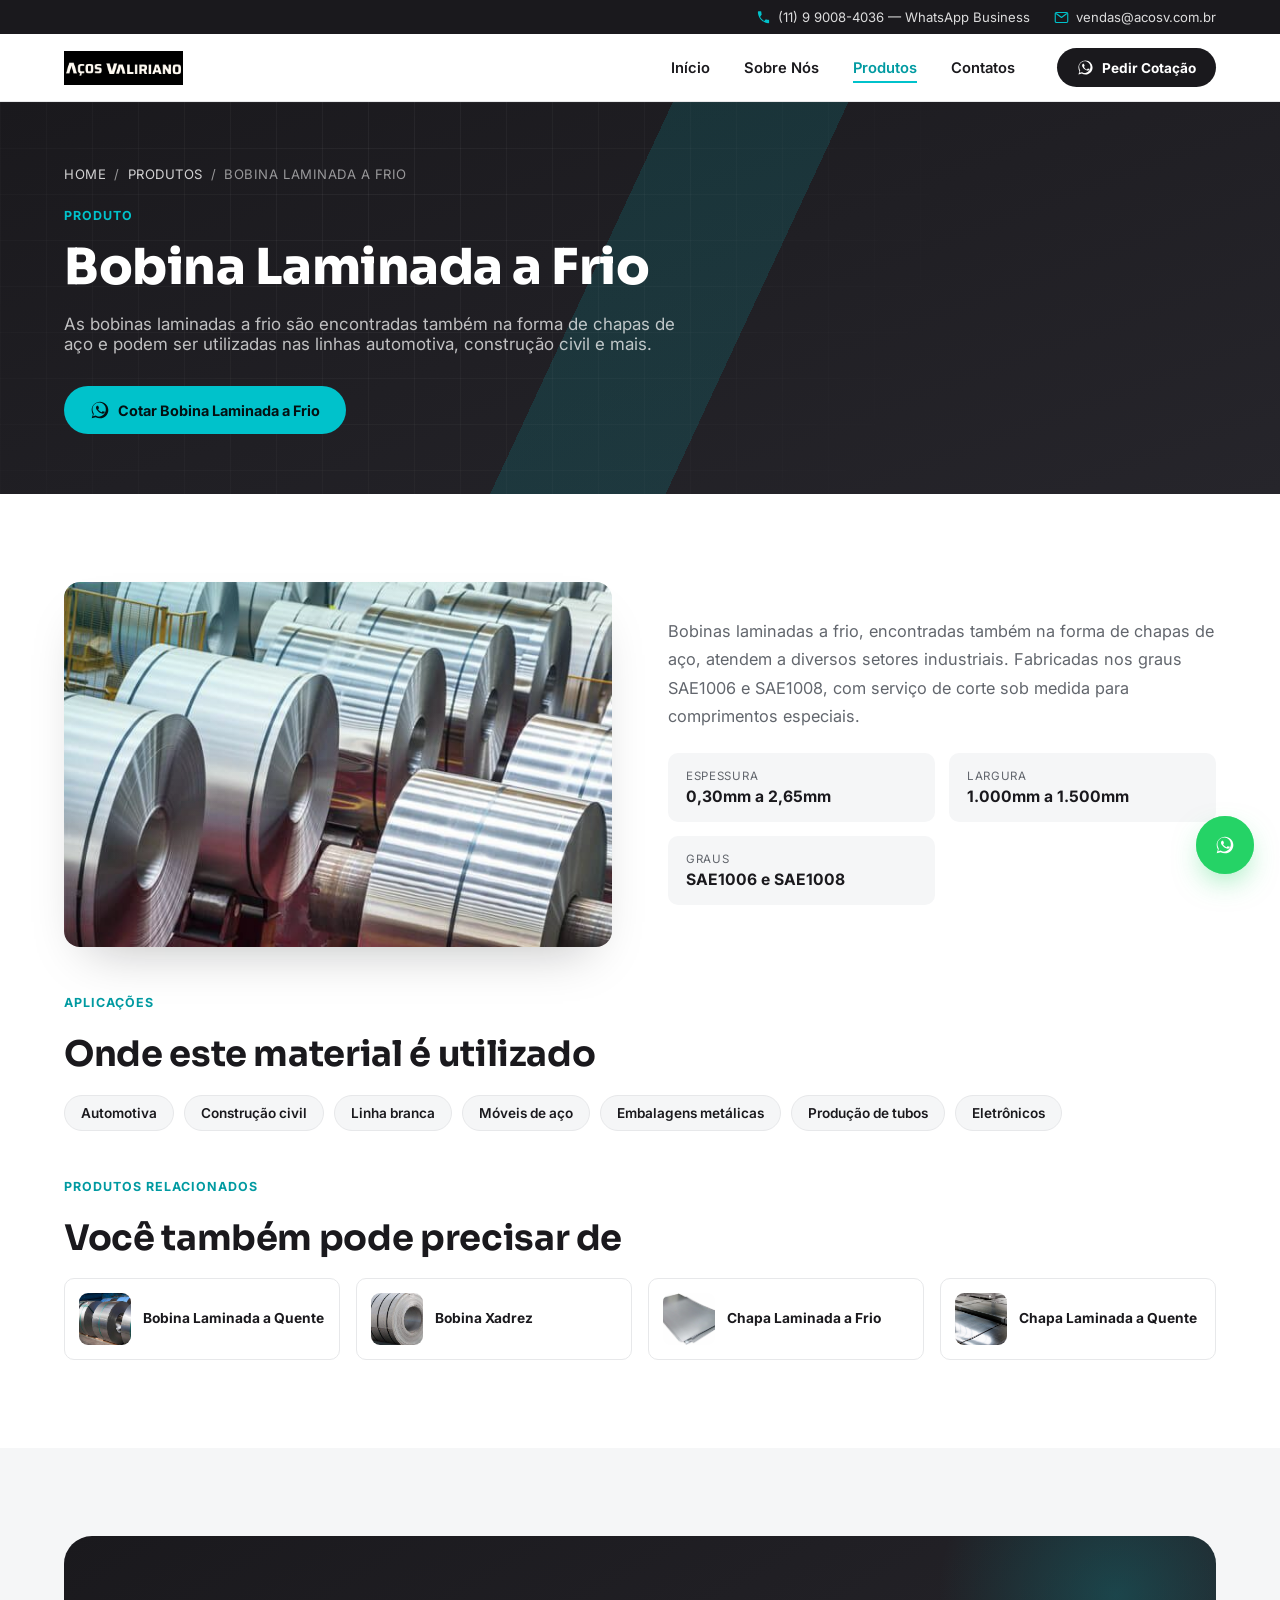
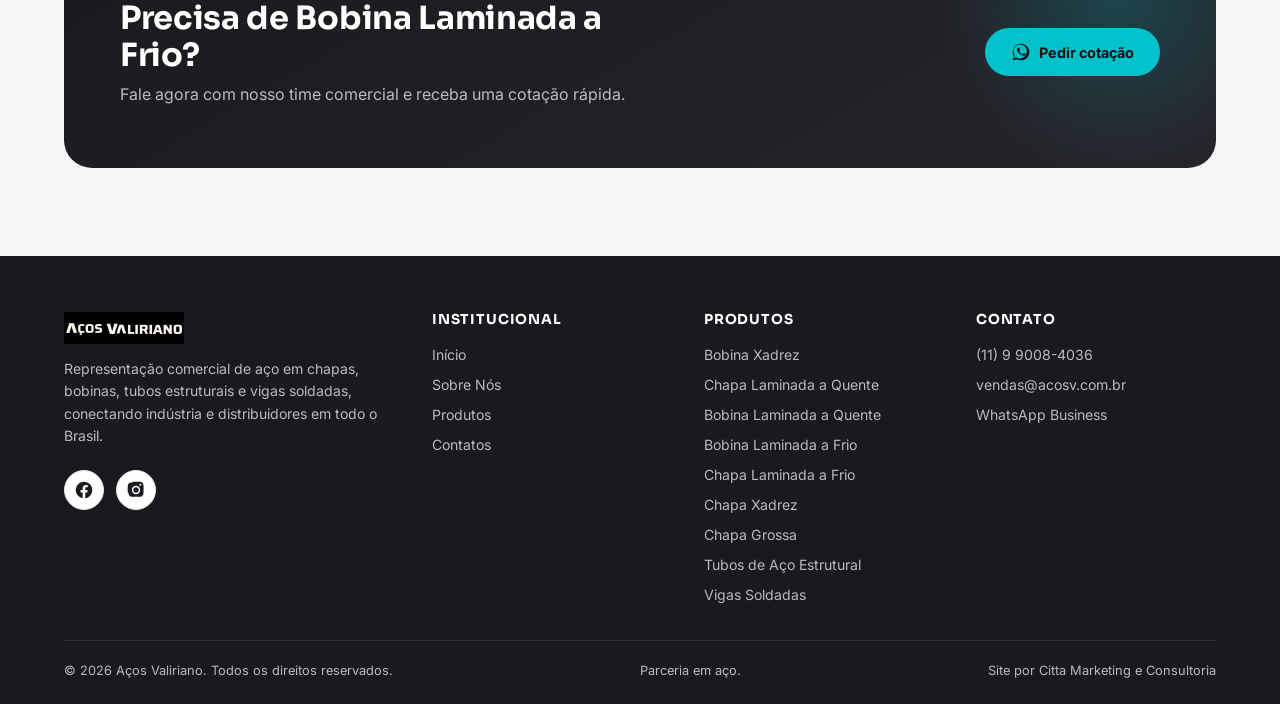
<file: produtos/bobina-laminada-a-frio.html>
<!DOCTYPE html>
<html lang="pt-BR">
<head>
<meta charset="UTF-8">
<meta name="viewport" content="width=device-width, initial-scale=1.0">
<title>Bobina Laminada a Frio | Aços Valiriano</title>
<meta name="description" content="As bobinas laminadas a frio são encontradas também na forma de chapas de aço e podem ser utilizadas nas linhas automotiva, construção civil e mais.">
<meta name="robots" content="index, follow">
<link rel="canonical" href="https://acosv.com.br/produtos/bobina-laminada-a-frio.html">
<link rel="icon" href="../assets/img/logo.png" type="image/png">
<meta property="og:type" content="website">
<meta property="og:locale" content="pt_BR">
<meta property="og:site_name" content="Aços Valiriano">
<meta property="og:title" content="Bobina Laminada a Frio | Aços Valiriano">
<meta property="og:description" content="As bobinas laminadas a frio são encontradas também na forma de chapas de aço e podem ser utilizadas nas linhas automotiva, construção civil e mais.">
<meta property="og:url" content="https://acosv.com.br/produtos/bobina-laminada-a-frio.html">
<meta property="og:image" content="https://acosv.com.br/assets/img/produto-bobina-laminada-fria.jpg">
<meta name="twitter:card" content="summary_large_image">
<meta name="twitter:title" content="Bobina Laminada a Frio | Aços Valiriano">
<meta name="twitter:description" content="As bobinas laminadas a frio são encontradas também na forma de chapas de aço e podem ser utilizadas nas linhas automotiva, construção civil e mais.">
<meta name="twitter:image" content="https://acosv.com.br/assets/img/produto-bobina-laminada-fria.jpg">
<link rel="preconnect" href="https://fonts.googleapis.com">
<link rel="preconnect" href="https://fonts.gstatic.com" crossorigin>
<link href="https://fonts.googleapis.com/css2?family=Sora:wght@600;700;800&family=Inter:wght@400;500;600;700&display=swap" rel="stylesheet">
<link rel="stylesheet" href="../assets/styles.css">
<script type="application/ld+json">{"@context": "https://schema.org", "@type": "Organization", "name": "Aços Valiriano", "url": "https://acosv.com.br/", "logo": "https://acosv.com.br/assets/img/logo.png", "telephone": "+5511990084036", "email": "vendas@acosv.com.br", "sameAs": ["https://www.facebook.com/profile.php?id=61550275961854", "https://www.instagram.com/acos.valiriano/"], "areaServed": "BR-SP"}</script>
<script type="application/ld+json">{"@context": "https://schema.org", "@type": "BreadcrumbList", "itemListElement": [{"@type": "ListItem", "position": 1, "name": "Home", "item": "https://acosv.com.br/"}, {"@type": "ListItem", "position": 2, "name": "Produtos", "item": "https://acosv.com.br/produtos.html"}, {"@type": "ListItem", "position": 3, "name": "Bobina Laminada a Frio", "item": "https://acosv.com.br/produtos/bobina-laminada-a-frio.html"}]}</script>
<script type="application/ld+json">{"@context": "https://schema.org", "@type": "Product", "name": "Bobina Laminada a Frio", "description": "Bobinas laminadas a frio, encontradas também na forma de chapas de aço, atendem a diversos setores industriais. Fabricadas nos graus SAE1006 e SAE1008, com serviço de corte sob medida para comprimentos especiais.", "image": "https://acosv.com.br/assets/img/produto-bobina-laminada-fria.jpg", "brand": {"@type": "Brand", "name": "Aços Valiriano"}, "category": "Aço carbono"}</script>
<!--
  Google Tag Manager / Google Ads: cole aqui o snippet do GTM (ou gtag.js) assim que
  o container estiver criado, para habilitar o rastreamento de conversao das campanhas.
  <script async src="https://www.googletagmanager.com/gtag/js?id=SEU_ID_AQUI"></script>
-->
</head>
<body>
<div class="topbar">
  <div class="wrap">
    <a href="tel:+5511990084036"><svg class="" viewBox="0 0 24 24" width="20" height="20" aria-hidden="true"><path d="M6.6 10.8c1.4 2.8 3.8 5.2 6.6 6.6l2.2-2.2c.3-.3.7-.4 1-.2 1.1.4 2.3.6 3.6.6.6 0 1 .4 1 1V20c0 .6-.4 1-1 1C11.4 21 3 12.6 3 3c0-.6.4-1 1-1h3.5c.6 0 1 .4 1 1 0 1.3.2 2.5.6 3.6.1.3 0 .7-.2 1z" fill="currentColor"/></svg>(11) 9 9008-4036 — WhatsApp Business</a>
    <a href="mailto:vendas@acosv.com.br"><svg class="" viewBox="0 0 24 24" width="20" height="20" aria-hidden="true"><path d="M2 6a2 2 0 0 1 2-2h16a2 2 0 0 1 2 2v12a2 2 0 0 1-2 2H4a2 2 0 0 1-2-2zm2 0 8 6 8-6" fill="none" stroke="currentColor" stroke-width="1.8" stroke-linecap="round" stroke-linejoin="round"/></svg>vendas@acosv.com.br</a>
  </div>
</div>
<header class="site-header" id="siteHeader">
  <div class="nav-inner wrap">
    <a href="../index.html" class="brand">
      <img src="../assets/img/logo.png" width="140" height="40" alt="Aços Valiriano">
    </a>
    <nav class="nav-links" id="navLinks">
      <a href="../index.html" class="nav-link">Início</a>
      <a href="../institucional.html" class="nav-link">Sobre Nós</a>
      <a href="../produtos.html" class="nav-link" aria-current="page">Produtos</a>
      <a href="../contato.html" class="nav-link">Contatos</a>
    </nav>
    <a class="nav-cta" href="https://wa.me/message/XRI6LP23MOQJP1" target="_blank" rel="noopener">
      <svg class="" viewBox="0 0 24 24" width="20" height="20" aria-hidden="true"><path d="M17.5 14.4c-.3-.1-1.6-.8-1.9-.9-.3-.1-.4-.1-.6.1-.2.3-.7.9-.8 1-.1.2-.3.2-.6.1-.3-.1-1.2-.4-2.2-1.4-.8-.7-1.4-1.6-1.5-1.9-.2-.3 0-.4.1-.6.1-.1.3-.3.4-.5.1-.2.2-.3.3-.5.1-.2 0-.4 0-.5 0-.1-.6-1.5-.8-2-.2-.5-.4-.5-.6-.5h-.5c-.2 0-.5.1-.7.3-.2.3-.9.9-.9 2.1 0 1.2.9 2.4 1 2.6.1.2 1.8 2.8 4.4 3.9.6.3 1.1.4 1.5.6.6.2 1.2.2 1.6.1.5-.1 1.6-.6 1.8-1.3.2-.6.2-1.1.2-1.3-.1-.1-.2-.2-.5-.3z" fill="currentColor"/><path d="M12 2C6.5 2 2 6.5 2 12c0 1.9.5 3.7 1.5 5.3L2 22l4.8-1.4C8.3 21.5 10.1 22 12 22c5.5 0 10-4.5 10-10S17.5 2 12 2zm0 18.2c-1.7 0-3.4-.5-4.8-1.4l-.3-.2-3.2.9.9-3.1-.2-.3C3.5 14 3 12.5 3 11 3 6.6 6.6 3 11 3s8 3.6 8 8-3.6 9-9 9z" fill="currentColor"/></svg><span>Pedir Cotação</span>
    </a>
    <button class="nav-toggle" id="navToggle" aria-label="Abrir menu">
      <span></span><span></span><span></span>
    </button>
  </div>
</header>
<main>
<section class="page-hero">
    <div class="hero-cut"></div><div class="hero-grid-lines"></div>
    <div class="wrap">
      <nav class="breadcrumb" aria-label="breadcrumb"><a href="../index.html">Home</a><span>/</span><a href="../produtos.html">Produtos</a><span>/</span><span>Bobina Laminada a Frio</span></nav>
      <p class="eyebrow reveal">Produto</p>
      <h1 class="reveal" data-delay="1">Bobina Laminada a Frio</h1>
      <p class="lead reveal" data-delay="2">As bobinas laminadas a frio são encontradas também na forma de chapas de aço e podem ser utilizadas nas linhas automotiva, construção civil e mais.</p>
      <div class="hero-actions reveal" data-delay="3">
        <a class="btn btn-primary" href="https://wa.me/message/XRI6LP23MOQJP1" target="_blank" rel="noopener"><svg class="" viewBox="0 0 24 24" width="20" height="20" aria-hidden="true"><path d="M17.5 14.4c-.3-.1-1.6-.8-1.9-.9-.3-.1-.4-.1-.6.1-.2.3-.7.9-.8 1-.1.2-.3.2-.6.1-.3-.1-1.2-.4-2.2-1.4-.8-.7-1.4-1.6-1.5-1.9-.2-.3 0-.4.1-.6.1-.1.3-.3.4-.5.1-.2.2-.3.3-.5.1-.2 0-.4 0-.5 0-.1-.6-1.5-.8-2-.2-.5-.4-.5-.6-.5h-.5c-.2 0-.5.1-.7.3-.2.3-.9.9-.9 2.1 0 1.2.9 2.4 1 2.6.1.2 1.8 2.8 4.4 3.9.6.3 1.1.4 1.5.6.6.2 1.2.2 1.6.1.5-.1 1.6-.6 1.8-1.3.2-.6.2-1.1.2-1.3-.1-.1-.2-.2-.5-.3z" fill="currentColor"/><path d="M12 2C6.5 2 2 6.5 2 12c0 1.9.5 3.7 1.5 5.3L2 22l4.8-1.4C8.3 21.5 10.1 22 12 22c5.5 0 10-4.5 10-10S17.5 2 12 2zm0 18.2c-1.7 0-3.4-.5-4.8-1.4l-.3-.2-3.2.9.9-3.1-.2-.3C3.5 14 3 12.5 3 11 3 6.6 6.6 3 11 3s8 3.6 8 8-3.6 9-9 9z" fill="currentColor"/></svg><span>Cotar Bobina Laminada a Frio</span></a>
      </div>
    </div>
  </section><section class="section">
    <div class="wrap">
      <div class="split">
        <div class="split-media reveal">
          <img src="../assets/img/produto-bobina-laminada-fria.jpg" alt="Bobina Laminada a Frio — Aços Valiriano" width="900" height="600" loading="lazy">
        </div>
        <div class="split-body">
          <p class="reveal">Bobinas laminadas a frio, encontradas também na forma de chapas de aço, atendem a diversos setores industriais. Fabricadas nos graus SAE1006 e SAE1008, com serviço de corte sob medida para comprimentos especiais.</p>
          <div class="spec-list reveal" data-delay="1" style="margin-top:22px;">
          <div class="spec-item"><div class="k">Espessura</div><div class="v">0,30mm a 2,65mm</div></div>
          <div class="spec-item"><div class="k">Largura</div><div class="v">1.000mm a 1.500mm</div></div>
          <div class="spec-item"><div class="k">Graus</div><div class="v">SAE1006 e SAE1008</div></div>
          </div>

        </div>
      </div>

      <div class="section-head reveal" style="margin-top:44px; margin-bottom:20px;">
        <p class="eyebrow">Aplicações</p>
        <h2>Onde este material é utilizado</h2>
      </div>
      <div class="tag-list reveal">
          <span class="tag">Automotiva</span>
          <span class="tag">Construção civil</span>
          <span class="tag">Linha branca</span>
          <span class="tag">Móveis de aço</span>
          <span class="tag">Embalagens metálicas</span>
          <span class="tag">Produção de tubos</span>
          <span class="tag">Eletrônicos</span>
      </div>

      <div class="section-head reveal" style="margin-top:44px; margin-bottom:20px;">
        <p class="eyebrow">Produtos relacionados</p>
        <h2>Você também pode precisar de</h2>
      </div>
      <div class="related-grid">
        <a class="related-card reveal" data-delay="1" href="bobina-laminada-a-quente.html"><img src="../assets/img/produto-bobina-laminada-quente.jpg" alt="Bobina Laminada a Quente" width="52" height="52" loading="lazy"><span>Bobina Laminada a Quente</span></a>
        <a class="related-card reveal" data-delay="2" href="bobina-xadrez.html"><img src="../assets/img/produto-bobina-xadrez.jpg" alt="Bobina Xadrez" width="52" height="52" loading="lazy"><span>Bobina Xadrez</span></a>
        <a class="related-card reveal" data-delay="3" href="chapa-laminada-a-frio.html"><img src="../assets/img/produto-chapa-laminada-fria.jpg" alt="Chapa Laminada a Frio" width="52" height="52" loading="lazy"><span>Chapa Laminada a Frio</span></a>
        <a class="related-card reveal" data-delay="4" href="chapa-laminada-a-quente.html"><img src="../assets/img/produto-chapa-laminada-quente.jpg" alt="Chapa Laminada a Quente" width="52" height="52" loading="lazy"><span>Chapa Laminada a Quente</span></a>
      </div>
    </div>
  </section><section class="section bg-alt"><div class="wrap"><div class="cta-banner reveal">
      <div>
        <h2>Precisa de Bobina Laminada a Frio?</h2>
        <p>Fale agora com nosso time comercial e receba uma cotação rápida.</p>
      </div>
      <a class="btn btn-primary" href="https://wa.me/message/XRI6LP23MOQJP1" target="_blank" rel="noopener"><svg class="" viewBox="0 0 24 24" width="20" height="20" aria-hidden="true"><path d="M17.5 14.4c-.3-.1-1.6-.8-1.9-.9-.3-.1-.4-.1-.6.1-.2.3-.7.9-.8 1-.1.2-.3.2-.6.1-.3-.1-1.2-.4-2.2-1.4-.8-.7-1.4-1.6-1.5-1.9-.2-.3 0-.4.1-.6.1-.1.3-.3.4-.5.1-.2.2-.3.3-.5.1-.2 0-.4 0-.5 0-.1-.6-1.5-.8-2-.2-.5-.4-.5-.6-.5h-.5c-.2 0-.5.1-.7.3-.2.3-.9.9-.9 2.1 0 1.2.9 2.4 1 2.6.1.2 1.8 2.8 4.4 3.9.6.3 1.1.4 1.5.6.6.2 1.2.2 1.6.1.5-.1 1.6-.6 1.8-1.3.2-.6.2-1.1.2-1.3-.1-.1-.2-.2-.5-.3z" fill="currentColor"/><path d="M12 2C6.5 2 2 6.5 2 12c0 1.9.5 3.7 1.5 5.3L2 22l4.8-1.4C8.3 21.5 10.1 22 12 22c5.5 0 10-4.5 10-10S17.5 2 12 2zm0 18.2c-1.7 0-3.4-.5-4.8-1.4l-.3-.2-3.2.9.9-3.1-.2-.3C3.5 14 3 12.5 3 11 3 6.6 6.6 3 11 3s8 3.6 8 8-3.6 9-9 9z" fill="currentColor"/></svg><span>Pedir cotação</span></a>
    </div></div></section>
</main>
<footer class="site-footer">
  <div class="wrap">
    <div class="footer-grid">
      <div>
        <img src="../assets/img/logo.png" width="120" height="34" alt="Aços Valiriano">
        <p>Representação comercial de aço em chapas, bobinas, tubos estruturais e vigas soldadas, conectando indústria e distribuidores em todo o Brasil.</p>
        <div class="social-row">
          <a href="https://www.facebook.com/profile.php?id=61550275961854" target="_blank" rel="noopener" aria-label="Facebook"><svg class="" viewBox="0 0 24 24" width="20" height="20" aria-hidden="true"><path d="M22 12a10 10 0 1 0-11.6 9.9v-7H7.9V12h2.5V9.8c0-2.5 1.5-3.9 3.8-3.9 1.1 0 2.2.2 2.2.2v2.5h-1.3c-1.2 0-1.6.8-1.6 1.6V12h2.8l-.4 2.9h-2.4v7A10 10 0 0 0 22 12z" fill="currentColor"/></svg></a>
          <a href="https://www.instagram.com/acos.valiriano/" target="_blank" rel="noopener" aria-label="Instagram"><svg class="" viewBox="0 0 24 24" width="20" height="20" aria-hidden="true"><path d="M12 2c2.7 0 3 0 4.1.1 1.1 0 1.8.2 2.2.4.6.2 1 .5 1.4.9.4.4.7.8.9 1.4.2.4.3 1.1.4 2.2.1 1.1.1 1.4.1 4.1s0 3-.1 4.1c0 1.1-.2 1.8-.4 2.2-.2.6-.5 1-.9 1.4-.4.4-.8.7-1.4.9-.4.2-1.1.3-2.2.4-1.1.1-1.4.1-4.1.1s-3 0-4.1-.1c-1.1 0-1.8-.2-2.2-.4-.6-.2-1-.5-1.4-.9-.4-.4-.7-.8-.9-1.4-.2-.4-.3-1.1-.4-2.2C2 15 2 14.7 2 12s0-3 .1-4.1c0-1.1.2-1.8.4-2.2.2-.6.5-1 .9-1.4.4-.4.8-.7 1.4-.9.4-.2 1.1-.3 2.2-.4C9 2 9.3 2 12 2zm0 5a5 5 0 1 0 0 10 5 5 0 0 0 0-10zm0 8.2a3.2 3.2 0 1 1 0-6.4 3.2 3.2 0 0 1 0 6.4zm5.2-8.4a1.2 1.2 0 1 0 0-2.4 1.2 1.2 0 0 0 0 2.4z" fill="currentColor"/></svg></a>
        </div>
      </div>
      <div class="footer-col">
        <h4>Institucional</h4>
        <ul>
          <li><a href="../index.html">Início</a></li>
          <li><a href="../institucional.html">Sobre Nós</a></li>
          <li><a href="../produtos.html">Produtos</a></li>
          <li><a href="../contato.html">Contatos</a></li>
        </ul>
      </div>
      <div class="footer-col">
        <h4>Produtos</h4>
        <ul>
          <li><a href="../produtos/bobina-xadrez.html">Bobina Xadrez</a></li>
          <li><a href="../produtos/chapa-laminada-a-quente.html">Chapa Laminada a Quente</a></li>
          <li><a href="../produtos/bobina-laminada-a-quente.html">Bobina Laminada a Quente</a></li>
          <li><a href="../produtos/bobina-laminada-a-frio.html">Bobina Laminada a Frio</a></li>
          <li><a href="../produtos/chapa-laminada-a-frio.html">Chapa Laminada a Frio</a></li>
          <li><a href="../produtos/chapa-xadrez.html">Chapa Xadrez</a></li>
          <li><a href="../produtos/chapa-grossa.html">Chapa Grossa</a></li>
          <li><a href="../produtos/tubos-de-aco-estrutural.html">Tubos de Aço Estrutural</a></li>
          <li><a href="../produtos/vigas-soldadas.html">Vigas Soldadas</a></li>
        </ul>
      </div>
      <div class="footer-col">
        <h4>Contato</h4>
        <ul>
          <li><a href="tel:+5511990084036">(11) 9 9008-4036</a></li>
          <li><a href="mailto:vendas@acosv.com.br">vendas@acosv.com.br</a></li>
          <li><a href="https://wa.me/message/XRI6LP23MOQJP1" target="_blank" rel="noopener">WhatsApp Business</a></li>
        </ul>
      </div>
    </div>
    <div class="footer-bottom">
      <span>&copy; <span id="year"></span> Aços Valiriano. Todos os direitos reservados.</span>
      <span>Parceria em aço.</span>
      <span>Site por Citta Marketing e Consultoria</span>
    </div>
  </div>
</footer>

<a class="whatsapp-float" href="https://wa.me/message/XRI6LP23MOQJP1" target="_blank" rel="noopener" aria-label="Falar no WhatsApp">
  <span class="pulse-ring"></span>
  <svg class="" viewBox="0 0 24 24" width="20" height="20" aria-hidden="true"><path d="M17.5 14.4c-.3-.1-1.6-.8-1.9-.9-.3-.1-.4-.1-.6.1-.2.3-.7.9-.8 1-.1.2-.3.2-.6.1-.3-.1-1.2-.4-2.2-1.4-.8-.7-1.4-1.6-1.5-1.9-.2-.3 0-.4.1-.6.1-.1.3-.3.4-.5.1-.2.2-.3.3-.5.1-.2 0-.4 0-.5 0-.1-.6-1.5-.8-2-.2-.5-.4-.5-.6-.5h-.5c-.2 0-.5.1-.7.3-.2.3-.9.9-.9 2.1 0 1.2.9 2.4 1 2.6.1.2 1.8 2.8 4.4 3.9.6.3 1.1.4 1.5.6.6.2 1.2.2 1.6.1.5-.1 1.6-.6 1.8-1.3.2-.6.2-1.1.2-1.3-.1-.1-.2-.2-.5-.3z" fill="currentColor"/><path d="M12 2C6.5 2 2 6.5 2 12c0 1.9.5 3.7 1.5 5.3L2 22l4.8-1.4C8.3 21.5 10.1 22 12 22c5.5 0 10-4.5 10-10S17.5 2 12 2zm0 18.2c-1.7 0-3.4-.5-4.8-1.4l-.3-.2-3.2.9.9-3.1-.2-.3C3.5 14 3 12.5 3 11 3 6.6 6.6 3 11 3s8 3.6 8 8-3.6 9-9 9z" fill="currentColor"/></svg>
</a>
<script>document.getElementById("year").textContent = new Date().getFullYear();</script>
<script src="../assets/script.js"></script>
</body>
</html>
</file>
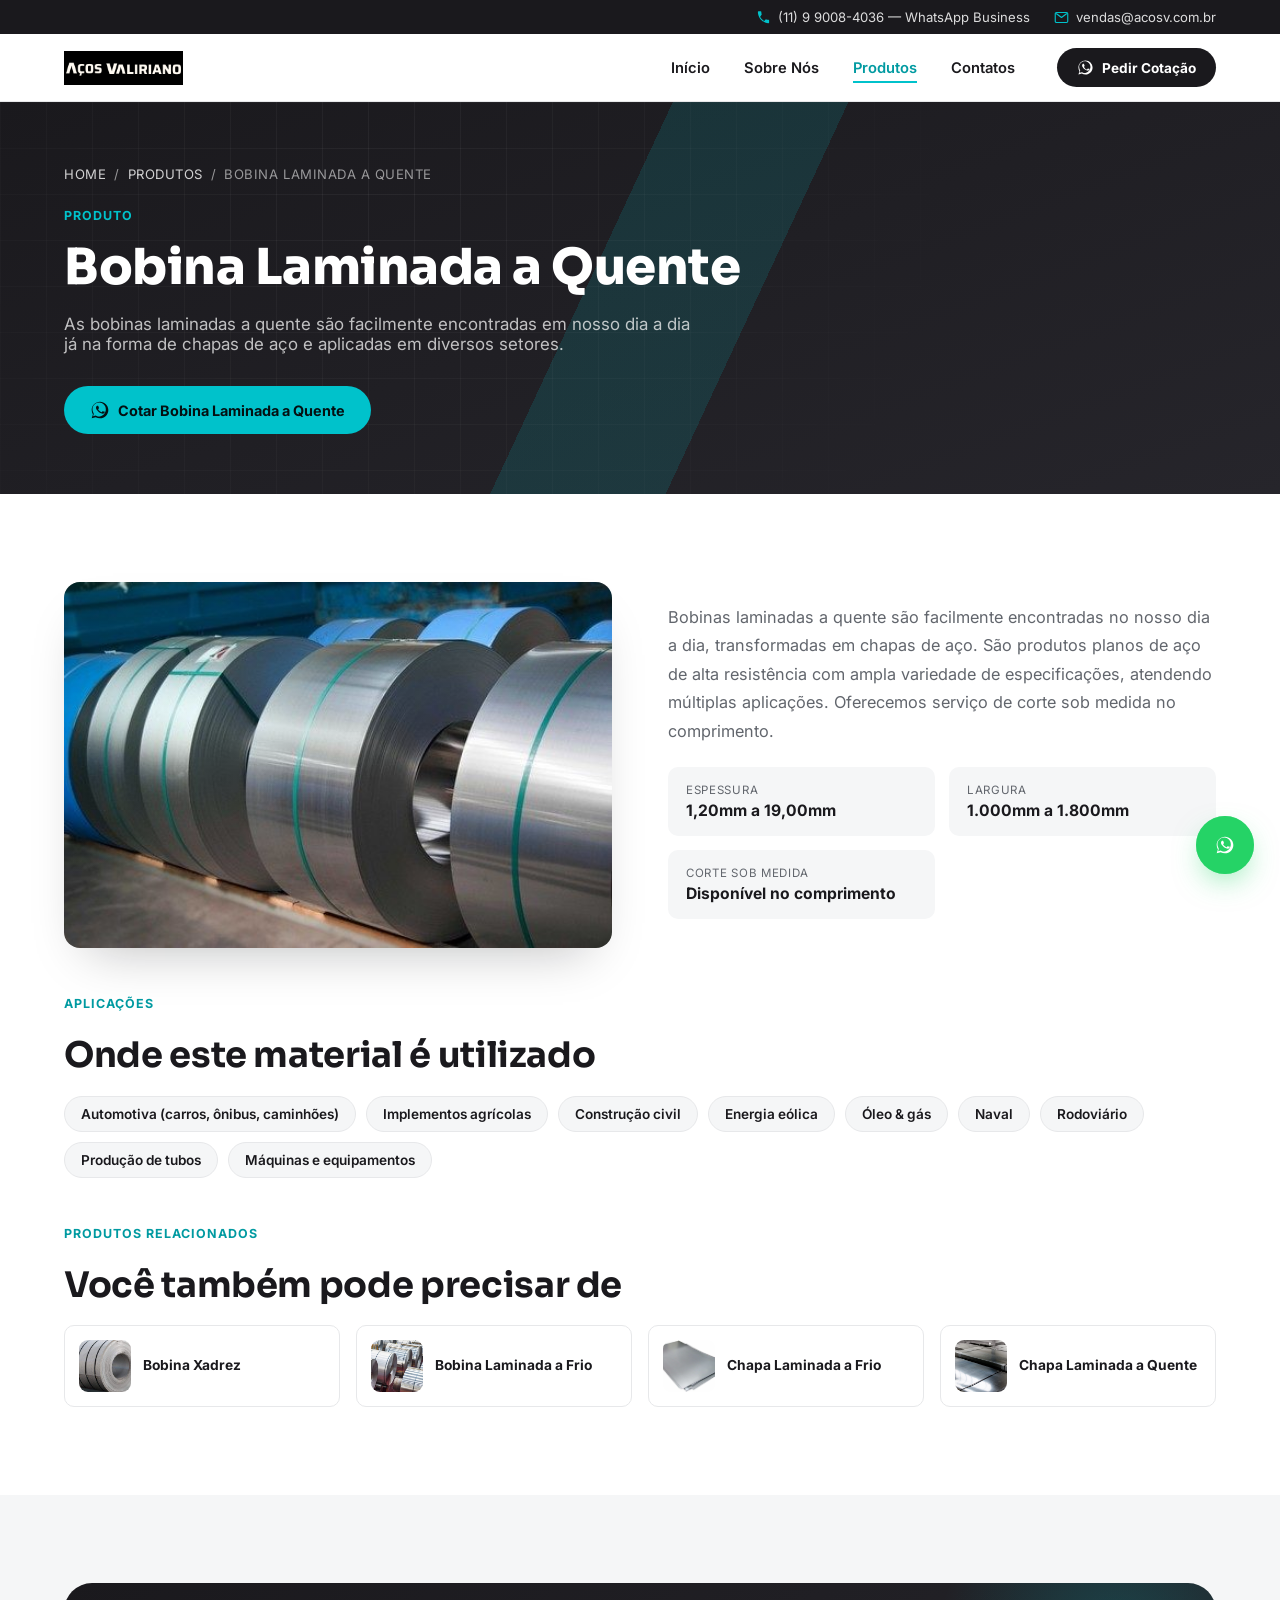
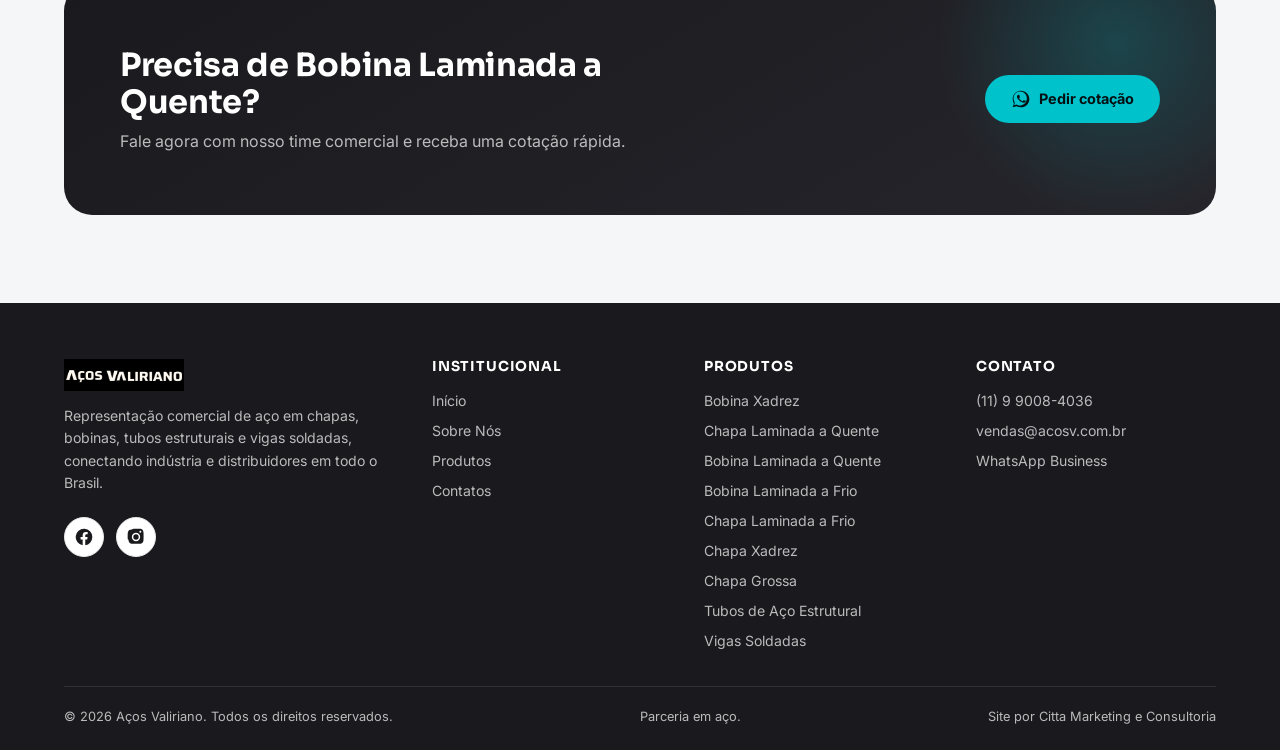
<file: produtos/bobina-laminada-a-quente.html>
<!DOCTYPE html>
<html lang="pt-BR">
<head>
<meta charset="UTF-8">
<meta name="viewport" content="width=device-width, initial-scale=1.0">
<title>Bobina Laminada a Quente | Aços Valiriano</title>
<meta name="description" content="As bobinas laminadas a quente são facilmente encontradas em nosso dia a dia já na forma de chapas de aço e aplicadas em diversos setores.">
<meta name="robots" content="index, follow">
<link rel="canonical" href="https://acosv.com.br/produtos/bobina-laminada-a-quente.html">
<link rel="icon" href="../assets/img/logo.png" type="image/png">
<meta property="og:type" content="website">
<meta property="og:locale" content="pt_BR">
<meta property="og:site_name" content="Aços Valiriano">
<meta property="og:title" content="Bobina Laminada a Quente | Aços Valiriano">
<meta property="og:description" content="As bobinas laminadas a quente são facilmente encontradas em nosso dia a dia já na forma de chapas de aço e aplicadas em diversos setores.">
<meta property="og:url" content="https://acosv.com.br/produtos/bobina-laminada-a-quente.html">
<meta property="og:image" content="https://acosv.com.br/assets/img/produto-bobina-laminada-quente.jpg">
<meta name="twitter:card" content="summary_large_image">
<meta name="twitter:title" content="Bobina Laminada a Quente | Aços Valiriano">
<meta name="twitter:description" content="As bobinas laminadas a quente são facilmente encontradas em nosso dia a dia já na forma de chapas de aço e aplicadas em diversos setores.">
<meta name="twitter:image" content="https://acosv.com.br/assets/img/produto-bobina-laminada-quente.jpg">
<link rel="preconnect" href="https://fonts.googleapis.com">
<link rel="preconnect" href="https://fonts.gstatic.com" crossorigin>
<link href="https://fonts.googleapis.com/css2?family=Sora:wght@600;700;800&family=Inter:wght@400;500;600;700&display=swap" rel="stylesheet">
<link rel="stylesheet" href="../assets/styles.css">
<script type="application/ld+json">{"@context": "https://schema.org", "@type": "Organization", "name": "Aços Valiriano", "url": "https://acosv.com.br/", "logo": "https://acosv.com.br/assets/img/logo.png", "telephone": "+5511990084036", "email": "vendas@acosv.com.br", "sameAs": ["https://www.facebook.com/profile.php?id=61550275961854", "https://www.instagram.com/acos.valiriano/"], "areaServed": "BR-SP"}</script>
<script type="application/ld+json">{"@context": "https://schema.org", "@type": "BreadcrumbList", "itemListElement": [{"@type": "ListItem", "position": 1, "name": "Home", "item": "https://acosv.com.br/"}, {"@type": "ListItem", "position": 2, "name": "Produtos", "item": "https://acosv.com.br/produtos.html"}, {"@type": "ListItem", "position": 3, "name": "Bobina Laminada a Quente", "item": "https://acosv.com.br/produtos/bobina-laminada-a-quente.html"}]}</script>
<script type="application/ld+json">{"@context": "https://schema.org", "@type": "Product", "name": "Bobina Laminada a Quente", "description": "Bobinas laminadas a quente são facilmente encontradas no nosso dia a dia, transformadas em chapas de aço. São produtos planos de aço de alta resistência com ampla variedade de especificações, atendendo múltiplas aplicações. Oferecemos serviço de corte sob medida no comprimento.", "image": "https://acosv.com.br/assets/img/produto-bobina-laminada-quente.jpg", "brand": {"@type": "Brand", "name": "Aços Valiriano"}, "category": "Aço carbono"}</script>
<!--
  Google Tag Manager / Google Ads: cole aqui o snippet do GTM (ou gtag.js) assim que
  o container estiver criado, para habilitar o rastreamento de conversao das campanhas.
  <script async src="https://www.googletagmanager.com/gtag/js?id=SEU_ID_AQUI"></script>
-->
</head>
<body>
<div class="topbar">
  <div class="wrap">
    <a href="tel:+5511990084036"><svg class="" viewBox="0 0 24 24" width="20" height="20" aria-hidden="true"><path d="M6.6 10.8c1.4 2.8 3.8 5.2 6.6 6.6l2.2-2.2c.3-.3.7-.4 1-.2 1.1.4 2.3.6 3.6.6.6 0 1 .4 1 1V20c0 .6-.4 1-1 1C11.4 21 3 12.6 3 3c0-.6.4-1 1-1h3.5c.6 0 1 .4 1 1 0 1.3.2 2.5.6 3.6.1.3 0 .7-.2 1z" fill="currentColor"/></svg>(11) 9 9008-4036 — WhatsApp Business</a>
    <a href="mailto:vendas@acosv.com.br"><svg class="" viewBox="0 0 24 24" width="20" height="20" aria-hidden="true"><path d="M2 6a2 2 0 0 1 2-2h16a2 2 0 0 1 2 2v12a2 2 0 0 1-2 2H4a2 2 0 0 1-2-2zm2 0 8 6 8-6" fill="none" stroke="currentColor" stroke-width="1.8" stroke-linecap="round" stroke-linejoin="round"/></svg>vendas@acosv.com.br</a>
  </div>
</div>
<header class="site-header" id="siteHeader">
  <div class="nav-inner wrap">
    <a href="../index.html" class="brand">
      <img src="../assets/img/logo.png" width="140" height="40" alt="Aços Valiriano">
    </a>
    <nav class="nav-links" id="navLinks">
      <a href="../index.html" class="nav-link">Início</a>
      <a href="../institucional.html" class="nav-link">Sobre Nós</a>
      <a href="../produtos.html" class="nav-link" aria-current="page">Produtos</a>
      <a href="../contato.html" class="nav-link">Contatos</a>
    </nav>
    <a class="nav-cta" href="https://wa.me/message/XRI6LP23MOQJP1" target="_blank" rel="noopener">
      <svg class="" viewBox="0 0 24 24" width="20" height="20" aria-hidden="true"><path d="M17.5 14.4c-.3-.1-1.6-.8-1.9-.9-.3-.1-.4-.1-.6.1-.2.3-.7.9-.8 1-.1.2-.3.2-.6.1-.3-.1-1.2-.4-2.2-1.4-.8-.7-1.4-1.6-1.5-1.9-.2-.3 0-.4.1-.6.1-.1.3-.3.4-.5.1-.2.2-.3.3-.5.1-.2 0-.4 0-.5 0-.1-.6-1.5-.8-2-.2-.5-.4-.5-.6-.5h-.5c-.2 0-.5.1-.7.3-.2.3-.9.9-.9 2.1 0 1.2.9 2.4 1 2.6.1.2 1.8 2.8 4.4 3.9.6.3 1.1.4 1.5.6.6.2 1.2.2 1.6.1.5-.1 1.6-.6 1.8-1.3.2-.6.2-1.1.2-1.3-.1-.1-.2-.2-.5-.3z" fill="currentColor"/><path d="M12 2C6.5 2 2 6.5 2 12c0 1.9.5 3.7 1.5 5.3L2 22l4.8-1.4C8.3 21.5 10.1 22 12 22c5.5 0 10-4.5 10-10S17.5 2 12 2zm0 18.2c-1.7 0-3.4-.5-4.8-1.4l-.3-.2-3.2.9.9-3.1-.2-.3C3.5 14 3 12.5 3 11 3 6.6 6.6 3 11 3s8 3.6 8 8-3.6 9-9 9z" fill="currentColor"/></svg><span>Pedir Cotação</span>
    </a>
    <button class="nav-toggle" id="navToggle" aria-label="Abrir menu">
      <span></span><span></span><span></span>
    </button>
  </div>
</header>
<main>
<section class="page-hero">
    <div class="hero-cut"></div><div class="hero-grid-lines"></div>
    <div class="wrap">
      <nav class="breadcrumb" aria-label="breadcrumb"><a href="../index.html">Home</a><span>/</span><a href="../produtos.html">Produtos</a><span>/</span><span>Bobina Laminada a Quente</span></nav>
      <p class="eyebrow reveal">Produto</p>
      <h1 class="reveal" data-delay="1">Bobina Laminada a Quente</h1>
      <p class="lead reveal" data-delay="2">As bobinas laminadas a quente são facilmente encontradas em nosso dia a dia já na forma de chapas de aço e aplicadas em diversos setores.</p>
      <div class="hero-actions reveal" data-delay="3">
        <a class="btn btn-primary" href="https://wa.me/message/XRI6LP23MOQJP1" target="_blank" rel="noopener"><svg class="" viewBox="0 0 24 24" width="20" height="20" aria-hidden="true"><path d="M17.5 14.4c-.3-.1-1.6-.8-1.9-.9-.3-.1-.4-.1-.6.1-.2.3-.7.9-.8 1-.1.2-.3.2-.6.1-.3-.1-1.2-.4-2.2-1.4-.8-.7-1.4-1.6-1.5-1.9-.2-.3 0-.4.1-.6.1-.1.3-.3.4-.5.1-.2.2-.3.3-.5.1-.2 0-.4 0-.5 0-.1-.6-1.5-.8-2-.2-.5-.4-.5-.6-.5h-.5c-.2 0-.5.1-.7.3-.2.3-.9.9-.9 2.1 0 1.2.9 2.4 1 2.6.1.2 1.8 2.8 4.4 3.9.6.3 1.1.4 1.5.6.6.2 1.2.2 1.6.1.5-.1 1.6-.6 1.8-1.3.2-.6.2-1.1.2-1.3-.1-.1-.2-.2-.5-.3z" fill="currentColor"/><path d="M12 2C6.5 2 2 6.5 2 12c0 1.9.5 3.7 1.5 5.3L2 22l4.8-1.4C8.3 21.5 10.1 22 12 22c5.5 0 10-4.5 10-10S17.5 2 12 2zm0 18.2c-1.7 0-3.4-.5-4.8-1.4l-.3-.2-3.2.9.9-3.1-.2-.3C3.5 14 3 12.5 3 11 3 6.6 6.6 3 11 3s8 3.6 8 8-3.6 9-9 9z" fill="currentColor"/></svg><span>Cotar Bobina Laminada a Quente</span></a>
      </div>
    </div>
  </section><section class="section">
    <div class="wrap">
      <div class="split">
        <div class="split-media reveal">
          <img src="../assets/img/produto-bobina-laminada-quente.jpg" alt="Bobina Laminada a Quente — Aços Valiriano" width="900" height="600" loading="lazy">
        </div>
        <div class="split-body">
          <p class="reveal">Bobinas laminadas a quente são facilmente encontradas no nosso dia a dia, transformadas em chapas de aço. São produtos planos de aço de alta resistência com ampla variedade de especificações, atendendo múltiplas aplicações. Oferecemos serviço de corte sob medida no comprimento.</p>
          <div class="spec-list reveal" data-delay="1" style="margin-top:22px;">
          <div class="spec-item"><div class="k">Espessura</div><div class="v">1,20mm a 19,00mm</div></div>
          <div class="spec-item"><div class="k">Largura</div><div class="v">1.000mm a 1.800mm</div></div>
          <div class="spec-item"><div class="k">Corte sob medida</div><div class="v">Disponível no comprimento</div></div>
          </div>

        </div>
      </div>

      <div class="section-head reveal" style="margin-top:44px; margin-bottom:20px;">
        <p class="eyebrow">Aplicações</p>
        <h2>Onde este material é utilizado</h2>
      </div>
      <div class="tag-list reveal">
          <span class="tag">Automotiva (carros, ônibus, caminhões)</span>
          <span class="tag">Implementos agrícolas</span>
          <span class="tag">Construção civil</span>
          <span class="tag">Energia eólica</span>
          <span class="tag">Óleo & gás</span>
          <span class="tag">Naval</span>
          <span class="tag">Rodoviário</span>
          <span class="tag">Produção de tubos</span>
          <span class="tag">Máquinas e equipamentos</span>
      </div>

      <div class="section-head reveal" style="margin-top:44px; margin-bottom:20px;">
        <p class="eyebrow">Produtos relacionados</p>
        <h2>Você também pode precisar de</h2>
      </div>
      <div class="related-grid">
        <a class="related-card reveal" data-delay="1" href="bobina-xadrez.html"><img src="../assets/img/produto-bobina-xadrez.jpg" alt="Bobina Xadrez" width="52" height="52" loading="lazy"><span>Bobina Xadrez</span></a>
        <a class="related-card reveal" data-delay="2" href="bobina-laminada-a-frio.html"><img src="../assets/img/produto-bobina-laminada-fria.jpg" alt="Bobina Laminada a Frio" width="52" height="52" loading="lazy"><span>Bobina Laminada a Frio</span></a>
        <a class="related-card reveal" data-delay="3" href="chapa-laminada-a-frio.html"><img src="../assets/img/produto-chapa-laminada-fria.jpg" alt="Chapa Laminada a Frio" width="52" height="52" loading="lazy"><span>Chapa Laminada a Frio</span></a>
        <a class="related-card reveal" data-delay="4" href="chapa-laminada-a-quente.html"><img src="../assets/img/produto-chapa-laminada-quente.jpg" alt="Chapa Laminada a Quente" width="52" height="52" loading="lazy"><span>Chapa Laminada a Quente</span></a>
      </div>
    </div>
  </section><section class="section bg-alt"><div class="wrap"><div class="cta-banner reveal">
      <div>
        <h2>Precisa de Bobina Laminada a Quente?</h2>
        <p>Fale agora com nosso time comercial e receba uma cotação rápida.</p>
      </div>
      <a class="btn btn-primary" href="https://wa.me/message/XRI6LP23MOQJP1" target="_blank" rel="noopener"><svg class="" viewBox="0 0 24 24" width="20" height="20" aria-hidden="true"><path d="M17.5 14.4c-.3-.1-1.6-.8-1.9-.9-.3-.1-.4-.1-.6.1-.2.3-.7.9-.8 1-.1.2-.3.2-.6.1-.3-.1-1.2-.4-2.2-1.4-.8-.7-1.4-1.6-1.5-1.9-.2-.3 0-.4.1-.6.1-.1.3-.3.4-.5.1-.2.2-.3.3-.5.1-.2 0-.4 0-.5 0-.1-.6-1.5-.8-2-.2-.5-.4-.5-.6-.5h-.5c-.2 0-.5.1-.7.3-.2.3-.9.9-.9 2.1 0 1.2.9 2.4 1 2.6.1.2 1.8 2.8 4.4 3.9.6.3 1.1.4 1.5.6.6.2 1.2.2 1.6.1.5-.1 1.6-.6 1.8-1.3.2-.6.2-1.1.2-1.3-.1-.1-.2-.2-.5-.3z" fill="currentColor"/><path d="M12 2C6.5 2 2 6.5 2 12c0 1.9.5 3.7 1.5 5.3L2 22l4.8-1.4C8.3 21.5 10.1 22 12 22c5.5 0 10-4.5 10-10S17.5 2 12 2zm0 18.2c-1.7 0-3.4-.5-4.8-1.4l-.3-.2-3.2.9.9-3.1-.2-.3C3.5 14 3 12.5 3 11 3 6.6 6.6 3 11 3s8 3.6 8 8-3.6 9-9 9z" fill="currentColor"/></svg><span>Pedir cotação</span></a>
    </div></div></section>
</main>
<footer class="site-footer">
  <div class="wrap">
    <div class="footer-grid">
      <div>
        <img src="../assets/img/logo.png" width="120" height="34" alt="Aços Valiriano">
        <p>Representação comercial de aço em chapas, bobinas, tubos estruturais e vigas soldadas, conectando indústria e distribuidores em todo o Brasil.</p>
        <div class="social-row">
          <a href="https://www.facebook.com/profile.php?id=61550275961854" target="_blank" rel="noopener" aria-label="Facebook"><svg class="" viewBox="0 0 24 24" width="20" height="20" aria-hidden="true"><path d="M22 12a10 10 0 1 0-11.6 9.9v-7H7.9V12h2.5V9.8c0-2.5 1.5-3.9 3.8-3.9 1.1 0 2.2.2 2.2.2v2.5h-1.3c-1.2 0-1.6.8-1.6 1.6V12h2.8l-.4 2.9h-2.4v7A10 10 0 0 0 22 12z" fill="currentColor"/></svg></a>
          <a href="https://www.instagram.com/acos.valiriano/" target="_blank" rel="noopener" aria-label="Instagram"><svg class="" viewBox="0 0 24 24" width="20" height="20" aria-hidden="true"><path d="M12 2c2.7 0 3 0 4.1.1 1.1 0 1.8.2 2.2.4.6.2 1 .5 1.4.9.4.4.7.8.9 1.4.2.4.3 1.1.4 2.2.1 1.1.1 1.4.1 4.1s0 3-.1 4.1c0 1.1-.2 1.8-.4 2.2-.2.6-.5 1-.9 1.4-.4.4-.8.7-1.4.9-.4.2-1.1.3-2.2.4-1.1.1-1.4.1-4.1.1s-3 0-4.1-.1c-1.1 0-1.8-.2-2.2-.4-.6-.2-1-.5-1.4-.9-.4-.4-.7-.8-.9-1.4-.2-.4-.3-1.1-.4-2.2C2 15 2 14.7 2 12s0-3 .1-4.1c0-1.1.2-1.8.4-2.2.2-.6.5-1 .9-1.4.4-.4.8-.7 1.4-.9.4-.2 1.1-.3 2.2-.4C9 2 9.3 2 12 2zm0 5a5 5 0 1 0 0 10 5 5 0 0 0 0-10zm0 8.2a3.2 3.2 0 1 1 0-6.4 3.2 3.2 0 0 1 0 6.4zm5.2-8.4a1.2 1.2 0 1 0 0-2.4 1.2 1.2 0 0 0 0 2.4z" fill="currentColor"/></svg></a>
        </div>
      </div>
      <div class="footer-col">
        <h4>Institucional</h4>
        <ul>
          <li><a href="../index.html">Início</a></li>
          <li><a href="../institucional.html">Sobre Nós</a></li>
          <li><a href="../produtos.html">Produtos</a></li>
          <li><a href="../contato.html">Contatos</a></li>
        </ul>
      </div>
      <div class="footer-col">
        <h4>Produtos</h4>
        <ul>
          <li><a href="../produtos/bobina-xadrez.html">Bobina Xadrez</a></li>
          <li><a href="../produtos/chapa-laminada-a-quente.html">Chapa Laminada a Quente</a></li>
          <li><a href="../produtos/bobina-laminada-a-quente.html">Bobina Laminada a Quente</a></li>
          <li><a href="../produtos/bobina-laminada-a-frio.html">Bobina Laminada a Frio</a></li>
          <li><a href="../produtos/chapa-laminada-a-frio.html">Chapa Laminada a Frio</a></li>
          <li><a href="../produtos/chapa-xadrez.html">Chapa Xadrez</a></li>
          <li><a href="../produtos/chapa-grossa.html">Chapa Grossa</a></li>
          <li><a href="../produtos/tubos-de-aco-estrutural.html">Tubos de Aço Estrutural</a></li>
          <li><a href="../produtos/vigas-soldadas.html">Vigas Soldadas</a></li>
        </ul>
      </div>
      <div class="footer-col">
        <h4>Contato</h4>
        <ul>
          <li><a href="tel:+5511990084036">(11) 9 9008-4036</a></li>
          <li><a href="mailto:vendas@acosv.com.br">vendas@acosv.com.br</a></li>
          <li><a href="https://wa.me/message/XRI6LP23MOQJP1" target="_blank" rel="noopener">WhatsApp Business</a></li>
        </ul>
      </div>
    </div>
    <div class="footer-bottom">
      <span>&copy; <span id="year"></span> Aços Valiriano. Todos os direitos reservados.</span>
      <span>Parceria em aço.</span>
      <span>Site por Citta Marketing e Consultoria</span>
    </div>
  </div>
</footer>

<a class="whatsapp-float" href="https://wa.me/message/XRI6LP23MOQJP1" target="_blank" rel="noopener" aria-label="Falar no WhatsApp">
  <span class="pulse-ring"></span>
  <svg class="" viewBox="0 0 24 24" width="20" height="20" aria-hidden="true"><path d="M17.5 14.4c-.3-.1-1.6-.8-1.9-.9-.3-.1-.4-.1-.6.1-.2.3-.7.9-.8 1-.1.2-.3.2-.6.1-.3-.1-1.2-.4-2.2-1.4-.8-.7-1.4-1.6-1.5-1.9-.2-.3 0-.4.1-.6.1-.1.3-.3.4-.5.1-.2.2-.3.3-.5.1-.2 0-.4 0-.5 0-.1-.6-1.5-.8-2-.2-.5-.4-.5-.6-.5h-.5c-.2 0-.5.1-.7.3-.2.3-.9.9-.9 2.1 0 1.2.9 2.4 1 2.6.1.2 1.8 2.8 4.4 3.9.6.3 1.1.4 1.5.6.6.2 1.2.2 1.6.1.5-.1 1.6-.6 1.8-1.3.2-.6.2-1.1.2-1.3-.1-.1-.2-.2-.5-.3z" fill="currentColor"/><path d="M12 2C6.5 2 2 6.5 2 12c0 1.9.5 3.7 1.5 5.3L2 22l4.8-1.4C8.3 21.5 10.1 22 12 22c5.5 0 10-4.5 10-10S17.5 2 12 2zm0 18.2c-1.7 0-3.4-.5-4.8-1.4l-.3-.2-3.2.9.9-3.1-.2-.3C3.5 14 3 12.5 3 11 3 6.6 6.6 3 11 3s8 3.6 8 8-3.6 9-9 9z" fill="currentColor"/></svg>
</a>
<script>document.getElementById("year").textContent = new Date().getFullYear();</script>
<script src="../assets/script.js"></script>
</body>
</html>
</file>
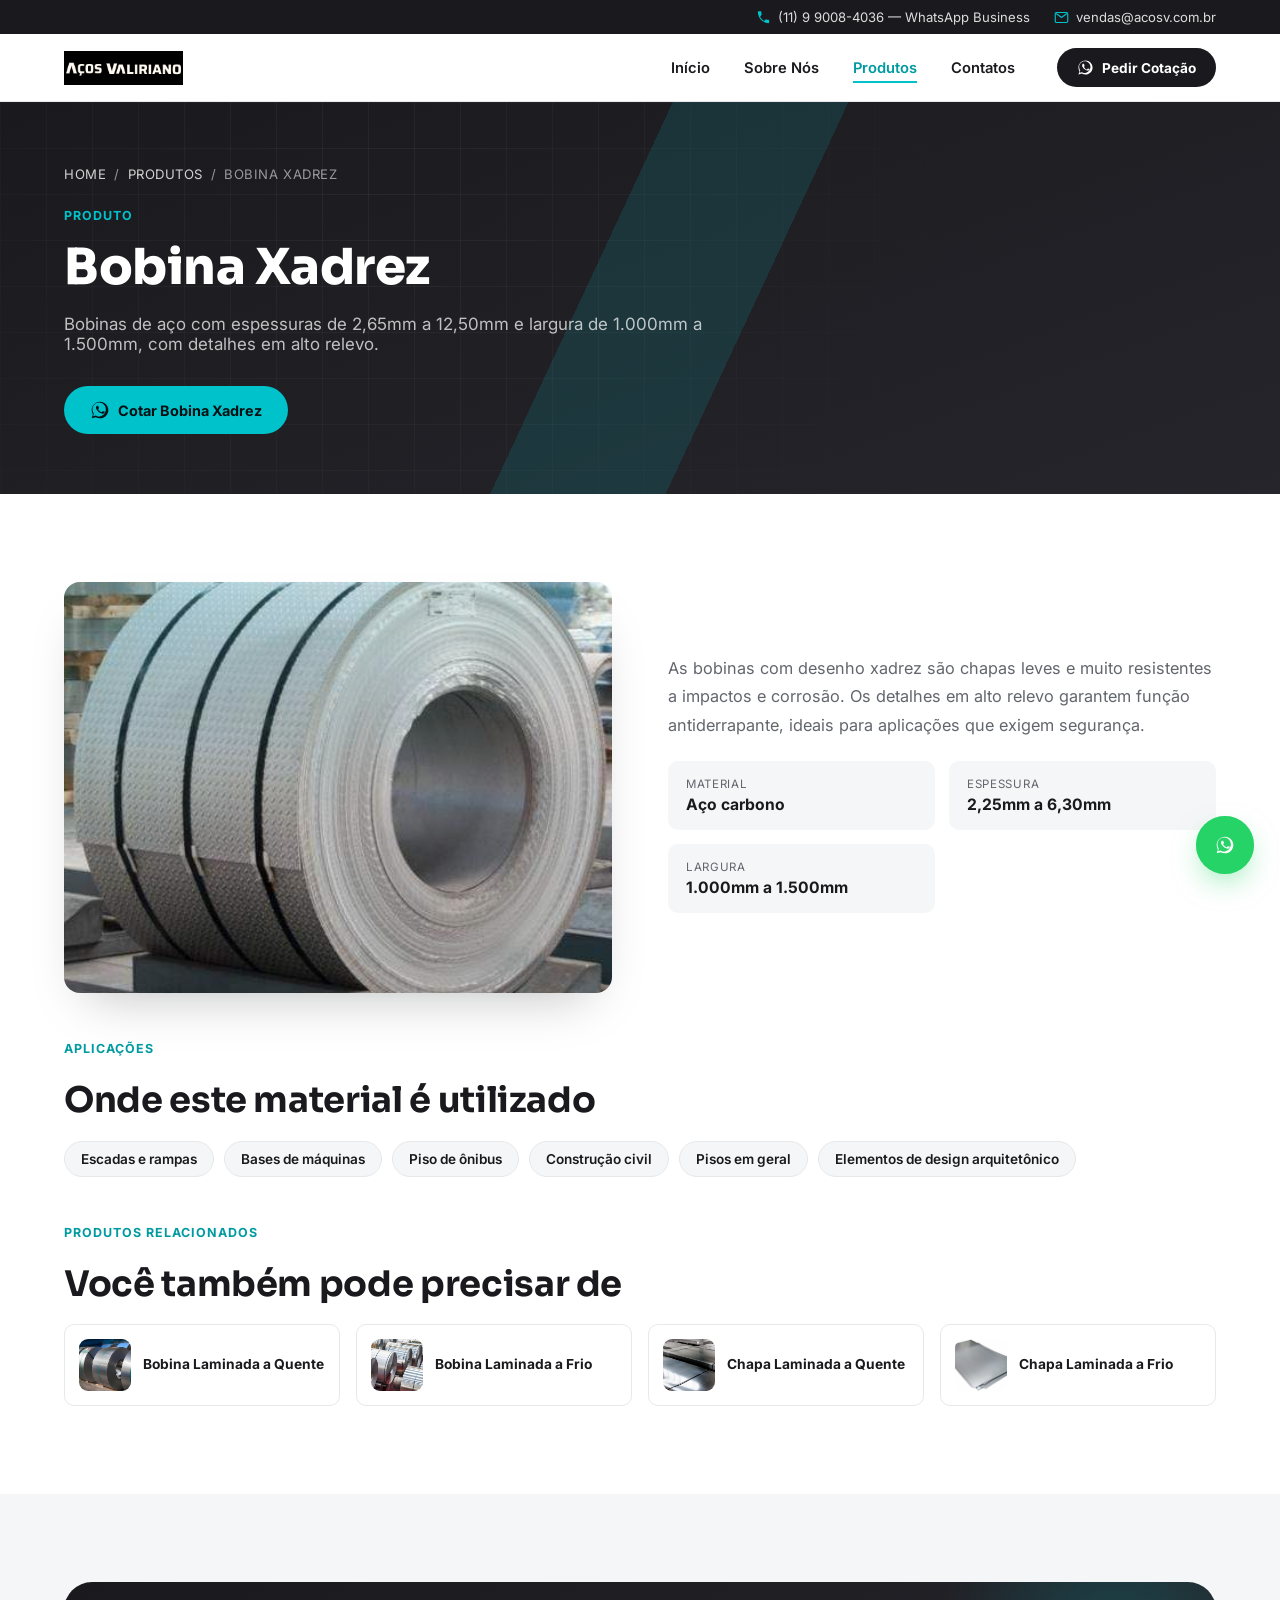
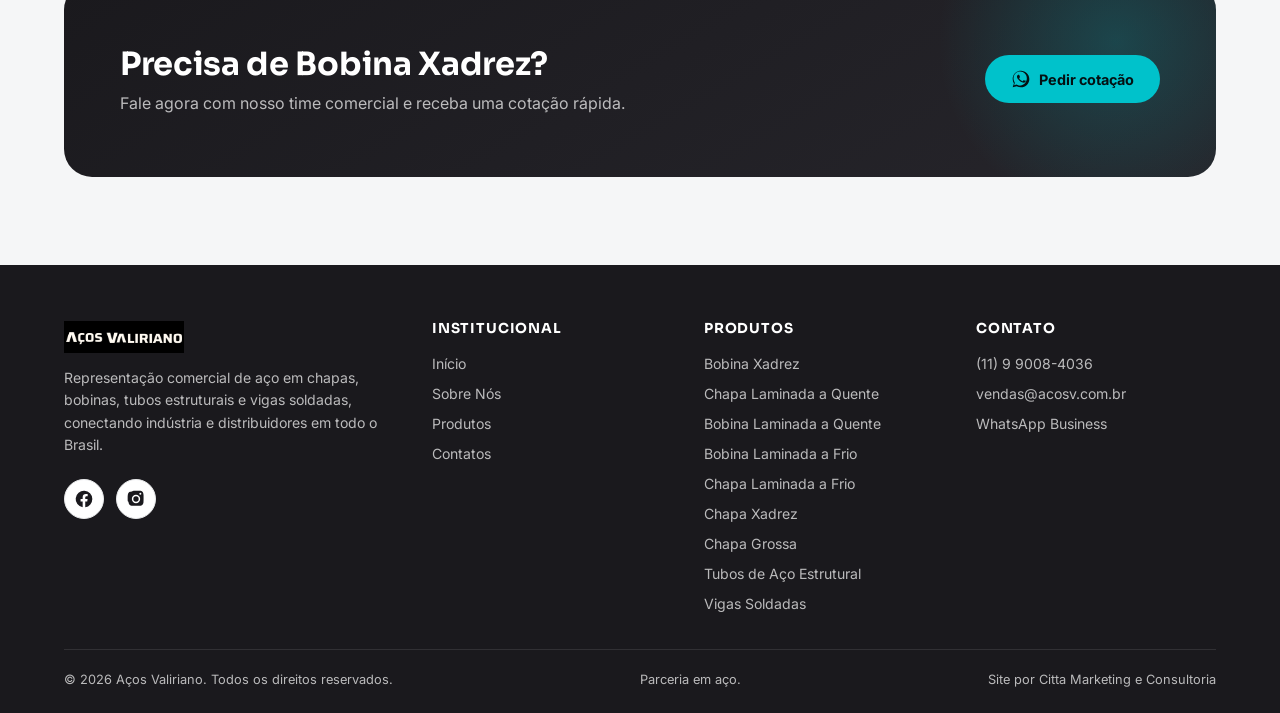
<file: produtos/bobina-xadrez.html>
<!DOCTYPE html>
<html lang="pt-BR">
<head>
<meta charset="UTF-8">
<meta name="viewport" content="width=device-width, initial-scale=1.0">
<title>Bobina Xadrez | Aços Valiriano</title>
<meta name="description" content="Bobinas de aço com espessuras de 2,65mm a 12,50mm e largura de 1.000mm a 1.500mm, com detalhes em alto relevo.">
<meta name="robots" content="index, follow">
<link rel="canonical" href="https://acosv.com.br/produtos/bobina-xadrez.html">
<link rel="icon" href="../assets/img/logo.png" type="image/png">
<meta property="og:type" content="website">
<meta property="og:locale" content="pt_BR">
<meta property="og:site_name" content="Aços Valiriano">
<meta property="og:title" content="Bobina Xadrez | Aços Valiriano">
<meta property="og:description" content="Bobinas de aço com espessuras de 2,65mm a 12,50mm e largura de 1.000mm a 1.500mm, com detalhes em alto relevo.">
<meta property="og:url" content="https://acosv.com.br/produtos/bobina-xadrez.html">
<meta property="og:image" content="https://acosv.com.br/assets/img/produto-bobina-xadrez.jpg">
<meta name="twitter:card" content="summary_large_image">
<meta name="twitter:title" content="Bobina Xadrez | Aços Valiriano">
<meta name="twitter:description" content="Bobinas de aço com espessuras de 2,65mm a 12,50mm e largura de 1.000mm a 1.500mm, com detalhes em alto relevo.">
<meta name="twitter:image" content="https://acosv.com.br/assets/img/produto-bobina-xadrez.jpg">
<link rel="preconnect" href="https://fonts.googleapis.com">
<link rel="preconnect" href="https://fonts.gstatic.com" crossorigin>
<link href="https://fonts.googleapis.com/css2?family=Sora:wght@600;700;800&family=Inter:wght@400;500;600;700&display=swap" rel="stylesheet">
<link rel="stylesheet" href="../assets/styles.css">
<script type="application/ld+json">{"@context": "https://schema.org", "@type": "Organization", "name": "Aços Valiriano", "url": "https://acosv.com.br/", "logo": "https://acosv.com.br/assets/img/logo.png", "telephone": "+5511990084036", "email": "vendas@acosv.com.br", "sameAs": ["https://www.facebook.com/profile.php?id=61550275961854", "https://www.instagram.com/acos.valiriano/"], "areaServed": "BR-SP"}</script>
<script type="application/ld+json">{"@context": "https://schema.org", "@type": "BreadcrumbList", "itemListElement": [{"@type": "ListItem", "position": 1, "name": "Home", "item": "https://acosv.com.br/"}, {"@type": "ListItem", "position": 2, "name": "Produtos", "item": "https://acosv.com.br/produtos.html"}, {"@type": "ListItem", "position": 3, "name": "Bobina Xadrez", "item": "https://acosv.com.br/produtos/bobina-xadrez.html"}]}</script>
<script type="application/ld+json">{"@context": "https://schema.org", "@type": "Product", "name": "Bobina Xadrez", "description": "As bobinas com desenho xadrez são chapas leves e muito resistentes a impactos e corrosão. Os detalhes em alto relevo garantem função antiderrapante, ideais para aplicações que exigem segurança.", "image": "https://acosv.com.br/assets/img/produto-bobina-xadrez.jpg", "brand": {"@type": "Brand", "name": "Aços Valiriano"}, "category": "Aço carbono"}</script>
<!--
  Google Tag Manager / Google Ads: cole aqui o snippet do GTM (ou gtag.js) assim que
  o container estiver criado, para habilitar o rastreamento de conversao das campanhas.
  <script async src="https://www.googletagmanager.com/gtag/js?id=SEU_ID_AQUI"></script>
-->
</head>
<body>
<div class="topbar">
  <div class="wrap">
    <a href="tel:+5511990084036"><svg class="" viewBox="0 0 24 24" width="20" height="20" aria-hidden="true"><path d="M6.6 10.8c1.4 2.8 3.8 5.2 6.6 6.6l2.2-2.2c.3-.3.7-.4 1-.2 1.1.4 2.3.6 3.6.6.6 0 1 .4 1 1V20c0 .6-.4 1-1 1C11.4 21 3 12.6 3 3c0-.6.4-1 1-1h3.5c.6 0 1 .4 1 1 0 1.3.2 2.5.6 3.6.1.3 0 .7-.2 1z" fill="currentColor"/></svg>(11) 9 9008-4036 — WhatsApp Business</a>
    <a href="mailto:vendas@acosv.com.br"><svg class="" viewBox="0 0 24 24" width="20" height="20" aria-hidden="true"><path d="M2 6a2 2 0 0 1 2-2h16a2 2 0 0 1 2 2v12a2 2 0 0 1-2 2H4a2 2 0 0 1-2-2zm2 0 8 6 8-6" fill="none" stroke="currentColor" stroke-width="1.8" stroke-linecap="round" stroke-linejoin="round"/></svg>vendas@acosv.com.br</a>
  </div>
</div>
<header class="site-header" id="siteHeader">
  <div class="nav-inner wrap">
    <a href="../index.html" class="brand">
      <img src="../assets/img/logo.png" width="140" height="40" alt="Aços Valiriano">
    </a>
    <nav class="nav-links" id="navLinks">
      <a href="../index.html" class="nav-link">Início</a>
      <a href="../institucional.html" class="nav-link">Sobre Nós</a>
      <a href="../produtos.html" class="nav-link" aria-current="page">Produtos</a>
      <a href="../contato.html" class="nav-link">Contatos</a>
    </nav>
    <a class="nav-cta" href="https://wa.me/message/XRI6LP23MOQJP1" target="_blank" rel="noopener">
      <svg class="" viewBox="0 0 24 24" width="20" height="20" aria-hidden="true"><path d="M17.5 14.4c-.3-.1-1.6-.8-1.9-.9-.3-.1-.4-.1-.6.1-.2.3-.7.9-.8 1-.1.2-.3.2-.6.1-.3-.1-1.2-.4-2.2-1.4-.8-.7-1.4-1.6-1.5-1.9-.2-.3 0-.4.1-.6.1-.1.3-.3.4-.5.1-.2.2-.3.3-.5.1-.2 0-.4 0-.5 0-.1-.6-1.5-.8-2-.2-.5-.4-.5-.6-.5h-.5c-.2 0-.5.1-.7.3-.2.3-.9.9-.9 2.1 0 1.2.9 2.4 1 2.6.1.2 1.8 2.8 4.4 3.9.6.3 1.1.4 1.5.6.6.2 1.2.2 1.6.1.5-.1 1.6-.6 1.8-1.3.2-.6.2-1.1.2-1.3-.1-.1-.2-.2-.5-.3z" fill="currentColor"/><path d="M12 2C6.5 2 2 6.5 2 12c0 1.9.5 3.7 1.5 5.3L2 22l4.8-1.4C8.3 21.5 10.1 22 12 22c5.5 0 10-4.5 10-10S17.5 2 12 2zm0 18.2c-1.7 0-3.4-.5-4.8-1.4l-.3-.2-3.2.9.9-3.1-.2-.3C3.5 14 3 12.5 3 11 3 6.6 6.6 3 11 3s8 3.6 8 8-3.6 9-9 9z" fill="currentColor"/></svg><span>Pedir Cotação</span>
    </a>
    <button class="nav-toggle" id="navToggle" aria-label="Abrir menu">
      <span></span><span></span><span></span>
    </button>
  </div>
</header>
<main>
<section class="page-hero">
    <div class="hero-cut"></div><div class="hero-grid-lines"></div>
    <div class="wrap">
      <nav class="breadcrumb" aria-label="breadcrumb"><a href="../index.html">Home</a><span>/</span><a href="../produtos.html">Produtos</a><span>/</span><span>Bobina Xadrez</span></nav>
      <p class="eyebrow reveal">Produto</p>
      <h1 class="reveal" data-delay="1">Bobina Xadrez</h1>
      <p class="lead reveal" data-delay="2">Bobinas de aço com espessuras de 2,65mm a 12,50mm e largura de 1.000mm a 1.500mm, com detalhes em alto relevo.</p>
      <div class="hero-actions reveal" data-delay="3">
        <a class="btn btn-primary" href="https://wa.me/message/XRI6LP23MOQJP1" target="_blank" rel="noopener"><svg class="" viewBox="0 0 24 24" width="20" height="20" aria-hidden="true"><path d="M17.5 14.4c-.3-.1-1.6-.8-1.9-.9-.3-.1-.4-.1-.6.1-.2.3-.7.9-.8 1-.1.2-.3.2-.6.1-.3-.1-1.2-.4-2.2-1.4-.8-.7-1.4-1.6-1.5-1.9-.2-.3 0-.4.1-.6.1-.1.3-.3.4-.5.1-.2.2-.3.3-.5.1-.2 0-.4 0-.5 0-.1-.6-1.5-.8-2-.2-.5-.4-.5-.6-.5h-.5c-.2 0-.5.1-.7.3-.2.3-.9.9-.9 2.1 0 1.2.9 2.4 1 2.6.1.2 1.8 2.8 4.4 3.9.6.3 1.1.4 1.5.6.6.2 1.2.2 1.6.1.5-.1 1.6-.6 1.8-1.3.2-.6.2-1.1.2-1.3-.1-.1-.2-.2-.5-.3z" fill="currentColor"/><path d="M12 2C6.5 2 2 6.5 2 12c0 1.9.5 3.7 1.5 5.3L2 22l4.8-1.4C8.3 21.5 10.1 22 12 22c5.5 0 10-4.5 10-10S17.5 2 12 2zm0 18.2c-1.7 0-3.4-.5-4.8-1.4l-.3-.2-3.2.9.9-3.1-.2-.3C3.5 14 3 12.5 3 11 3 6.6 6.6 3 11 3s8 3.6 8 8-3.6 9-9 9z" fill="currentColor"/></svg><span>Cotar Bobina Xadrez</span></a>
      </div>
    </div>
  </section><section class="section">
    <div class="wrap">
      <div class="split">
        <div class="split-media reveal">
          <img src="../assets/img/produto-bobina-xadrez.jpg" alt="Bobina Xadrez — Aços Valiriano" width="900" height="600" loading="lazy">
        </div>
        <div class="split-body">
          <p class="reveal">As bobinas com desenho xadrez são chapas leves e muito resistentes a impactos e corrosão. Os detalhes em alto relevo garantem função antiderrapante, ideais para aplicações que exigem segurança.</p>
          <div class="spec-list reveal" data-delay="1" style="margin-top:22px;">
          <div class="spec-item"><div class="k">Material</div><div class="v">Aço carbono</div></div>
          <div class="spec-item"><div class="k">Espessura</div><div class="v">2,25mm a 6,30mm</div></div>
          <div class="spec-item"><div class="k">Largura</div><div class="v">1.000mm a 1.500mm</div></div>
          </div>

        </div>
      </div>

      <div class="section-head reveal" style="margin-top:44px; margin-bottom:20px;">
        <p class="eyebrow">Aplicações</p>
        <h2>Onde este material é utilizado</h2>
      </div>
      <div class="tag-list reveal">
          <span class="tag">Escadas e rampas</span>
          <span class="tag">Bases de máquinas</span>
          <span class="tag">Piso de ônibus</span>
          <span class="tag">Construção civil</span>
          <span class="tag">Pisos em geral</span>
          <span class="tag">Elementos de design arquitetônico</span>
      </div>

      <div class="section-head reveal" style="margin-top:44px; margin-bottom:20px;">
        <p class="eyebrow">Produtos relacionados</p>
        <h2>Você também pode precisar de</h2>
      </div>
      <div class="related-grid">
        <a class="related-card reveal" data-delay="1" href="bobina-laminada-a-quente.html"><img src="../assets/img/produto-bobina-laminada-quente.jpg" alt="Bobina Laminada a Quente" width="52" height="52" loading="lazy"><span>Bobina Laminada a Quente</span></a>
        <a class="related-card reveal" data-delay="2" href="bobina-laminada-a-frio.html"><img src="../assets/img/produto-bobina-laminada-fria.jpg" alt="Bobina Laminada a Frio" width="52" height="52" loading="lazy"><span>Bobina Laminada a Frio</span></a>
        <a class="related-card reveal" data-delay="3" href="chapa-laminada-a-quente.html"><img src="../assets/img/produto-chapa-laminada-quente.jpg" alt="Chapa Laminada a Quente" width="52" height="52" loading="lazy"><span>Chapa Laminada a Quente</span></a>
        <a class="related-card reveal" data-delay="4" href="chapa-laminada-a-frio.html"><img src="../assets/img/produto-chapa-laminada-fria.jpg" alt="Chapa Laminada a Frio" width="52" height="52" loading="lazy"><span>Chapa Laminada a Frio</span></a>
      </div>
    </div>
  </section><section class="section bg-alt"><div class="wrap"><div class="cta-banner reveal">
      <div>
        <h2>Precisa de Bobina Xadrez?</h2>
        <p>Fale agora com nosso time comercial e receba uma cotação rápida.</p>
      </div>
      <a class="btn btn-primary" href="https://wa.me/message/XRI6LP23MOQJP1" target="_blank" rel="noopener"><svg class="" viewBox="0 0 24 24" width="20" height="20" aria-hidden="true"><path d="M17.5 14.4c-.3-.1-1.6-.8-1.9-.9-.3-.1-.4-.1-.6.1-.2.3-.7.9-.8 1-.1.2-.3.2-.6.1-.3-.1-1.2-.4-2.2-1.4-.8-.7-1.4-1.6-1.5-1.9-.2-.3 0-.4.1-.6.1-.1.3-.3.4-.5.1-.2.2-.3.3-.5.1-.2 0-.4 0-.5 0-.1-.6-1.5-.8-2-.2-.5-.4-.5-.6-.5h-.5c-.2 0-.5.1-.7.3-.2.3-.9.9-.9 2.1 0 1.2.9 2.4 1 2.6.1.2 1.8 2.8 4.4 3.9.6.3 1.1.4 1.5.6.6.2 1.2.2 1.6.1.5-.1 1.6-.6 1.8-1.3.2-.6.2-1.1.2-1.3-.1-.1-.2-.2-.5-.3z" fill="currentColor"/><path d="M12 2C6.5 2 2 6.5 2 12c0 1.9.5 3.7 1.5 5.3L2 22l4.8-1.4C8.3 21.5 10.1 22 12 22c5.5 0 10-4.5 10-10S17.5 2 12 2zm0 18.2c-1.7 0-3.4-.5-4.8-1.4l-.3-.2-3.2.9.9-3.1-.2-.3C3.5 14 3 12.5 3 11 3 6.6 6.6 3 11 3s8 3.6 8 8-3.6 9-9 9z" fill="currentColor"/></svg><span>Pedir cotação</span></a>
    </div></div></section>
</main>
<footer class="site-footer">
  <div class="wrap">
    <div class="footer-grid">
      <div>
        <img src="../assets/img/logo.png" width="120" height="34" alt="Aços Valiriano">
        <p>Representação comercial de aço em chapas, bobinas, tubos estruturais e vigas soldadas, conectando indústria e distribuidores em todo o Brasil.</p>
        <div class="social-row">
          <a href="https://www.facebook.com/profile.php?id=61550275961854" target="_blank" rel="noopener" aria-label="Facebook"><svg class="" viewBox="0 0 24 24" width="20" height="20" aria-hidden="true"><path d="M22 12a10 10 0 1 0-11.6 9.9v-7H7.9V12h2.5V9.8c0-2.5 1.5-3.9 3.8-3.9 1.1 0 2.2.2 2.2.2v2.5h-1.3c-1.2 0-1.6.8-1.6 1.6V12h2.8l-.4 2.9h-2.4v7A10 10 0 0 0 22 12z" fill="currentColor"/></svg></a>
          <a href="https://www.instagram.com/acos.valiriano/" target="_blank" rel="noopener" aria-label="Instagram"><svg class="" viewBox="0 0 24 24" width="20" height="20" aria-hidden="true"><path d="M12 2c2.7 0 3 0 4.1.1 1.1 0 1.8.2 2.2.4.6.2 1 .5 1.4.9.4.4.7.8.9 1.4.2.4.3 1.1.4 2.2.1 1.1.1 1.4.1 4.1s0 3-.1 4.1c0 1.1-.2 1.8-.4 2.2-.2.6-.5 1-.9 1.4-.4.4-.8.7-1.4.9-.4.2-1.1.3-2.2.4-1.1.1-1.4.1-4.1.1s-3 0-4.1-.1c-1.1 0-1.8-.2-2.2-.4-.6-.2-1-.5-1.4-.9-.4-.4-.7-.8-.9-1.4-.2-.4-.3-1.1-.4-2.2C2 15 2 14.7 2 12s0-3 .1-4.1c0-1.1.2-1.8.4-2.2.2-.6.5-1 .9-1.4.4-.4.8-.7 1.4-.9.4-.2 1.1-.3 2.2-.4C9 2 9.3 2 12 2zm0 5a5 5 0 1 0 0 10 5 5 0 0 0 0-10zm0 8.2a3.2 3.2 0 1 1 0-6.4 3.2 3.2 0 0 1 0 6.4zm5.2-8.4a1.2 1.2 0 1 0 0-2.4 1.2 1.2 0 0 0 0 2.4z" fill="currentColor"/></svg></a>
        </div>
      </div>
      <div class="footer-col">
        <h4>Institucional</h4>
        <ul>
          <li><a href="../index.html">Início</a></li>
          <li><a href="../institucional.html">Sobre Nós</a></li>
          <li><a href="../produtos.html">Produtos</a></li>
          <li><a href="../contato.html">Contatos</a></li>
        </ul>
      </div>
      <div class="footer-col">
        <h4>Produtos</h4>
        <ul>
          <li><a href="../produtos/bobina-xadrez.html">Bobina Xadrez</a></li>
          <li><a href="../produtos/chapa-laminada-a-quente.html">Chapa Laminada a Quente</a></li>
          <li><a href="../produtos/bobina-laminada-a-quente.html">Bobina Laminada a Quente</a></li>
          <li><a href="../produtos/bobina-laminada-a-frio.html">Bobina Laminada a Frio</a></li>
          <li><a href="../produtos/chapa-laminada-a-frio.html">Chapa Laminada a Frio</a></li>
          <li><a href="../produtos/chapa-xadrez.html">Chapa Xadrez</a></li>
          <li><a href="../produtos/chapa-grossa.html">Chapa Grossa</a></li>
          <li><a href="../produtos/tubos-de-aco-estrutural.html">Tubos de Aço Estrutural</a></li>
          <li><a href="../produtos/vigas-soldadas.html">Vigas Soldadas</a></li>
        </ul>
      </div>
      <div class="footer-col">
        <h4>Contato</h4>
        <ul>
          <li><a href="tel:+5511990084036">(11) 9 9008-4036</a></li>
          <li><a href="mailto:vendas@acosv.com.br">vendas@acosv.com.br</a></li>
          <li><a href="https://wa.me/message/XRI6LP23MOQJP1" target="_blank" rel="noopener">WhatsApp Business</a></li>
        </ul>
      </div>
    </div>
    <div class="footer-bottom">
      <span>&copy; <span id="year"></span> Aços Valiriano. Todos os direitos reservados.</span>
      <span>Parceria em aço.</span>
      <span>Site por Citta Marketing e Consultoria</span>
    </div>
  </div>
</footer>

<a class="whatsapp-float" href="https://wa.me/message/XRI6LP23MOQJP1" target="_blank" rel="noopener" aria-label="Falar no WhatsApp">
  <span class="pulse-ring"></span>
  <svg class="" viewBox="0 0 24 24" width="20" height="20" aria-hidden="true"><path d="M17.5 14.4c-.3-.1-1.6-.8-1.9-.9-.3-.1-.4-.1-.6.1-.2.3-.7.9-.8 1-.1.2-.3.2-.6.1-.3-.1-1.2-.4-2.2-1.4-.8-.7-1.4-1.6-1.5-1.9-.2-.3 0-.4.1-.6.1-.1.3-.3.4-.5.1-.2.2-.3.3-.5.1-.2 0-.4 0-.5 0-.1-.6-1.5-.8-2-.2-.5-.4-.5-.6-.5h-.5c-.2 0-.5.1-.7.3-.2.3-.9.9-.9 2.1 0 1.2.9 2.4 1 2.6.1.2 1.8 2.8 4.4 3.9.6.3 1.1.4 1.5.6.6.2 1.2.2 1.6.1.5-.1 1.6-.6 1.8-1.3.2-.6.2-1.1.2-1.3-.1-.1-.2-.2-.5-.3z" fill="currentColor"/><path d="M12 2C6.5 2 2 6.5 2 12c0 1.9.5 3.7 1.5 5.3L2 22l4.8-1.4C8.3 21.5 10.1 22 12 22c5.5 0 10-4.5 10-10S17.5 2 12 2zm0 18.2c-1.7 0-3.4-.5-4.8-1.4l-.3-.2-3.2.9.9-3.1-.2-.3C3.5 14 3 12.5 3 11 3 6.6 6.6 3 11 3s8 3.6 8 8-3.6 9-9 9z" fill="currentColor"/></svg>
</a>
<script>document.getElementById("year").textContent = new Date().getFullYear();</script>
<script src="../assets/script.js"></script>
</body>
</html>
</file>
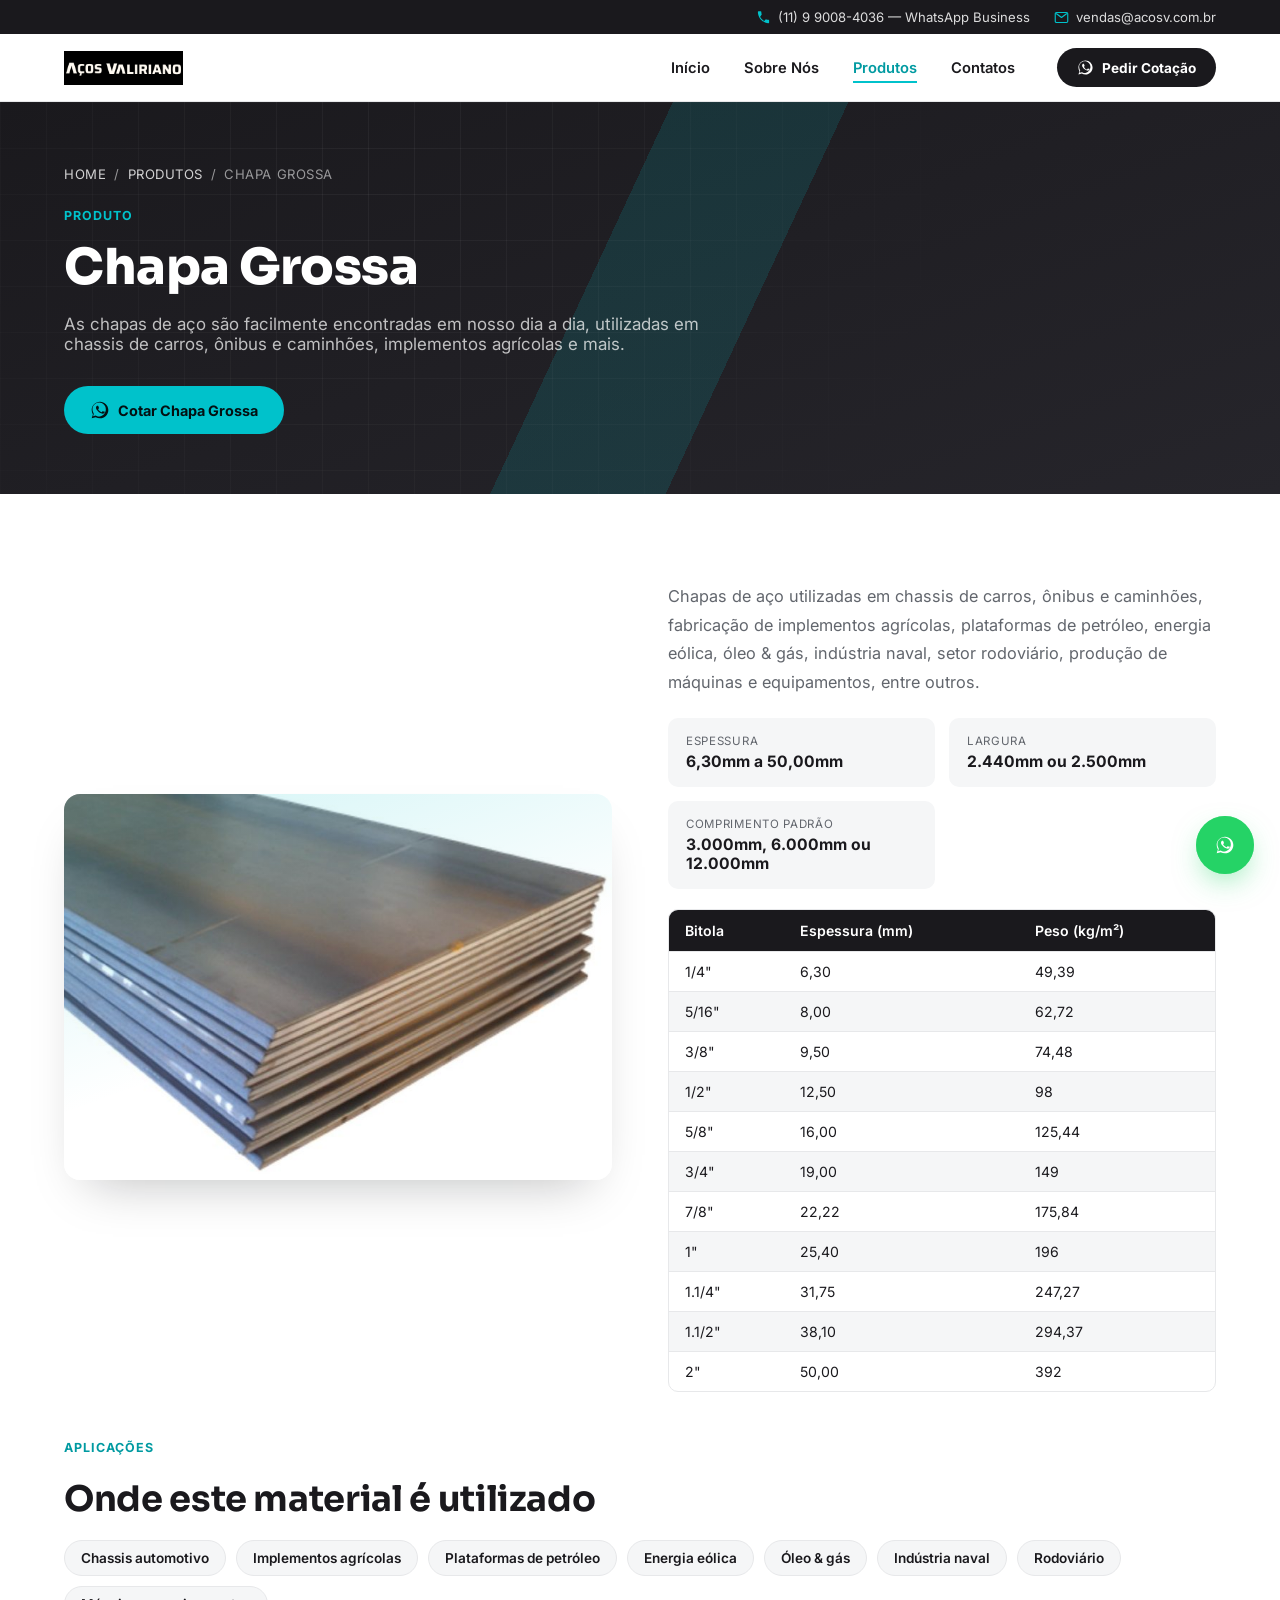
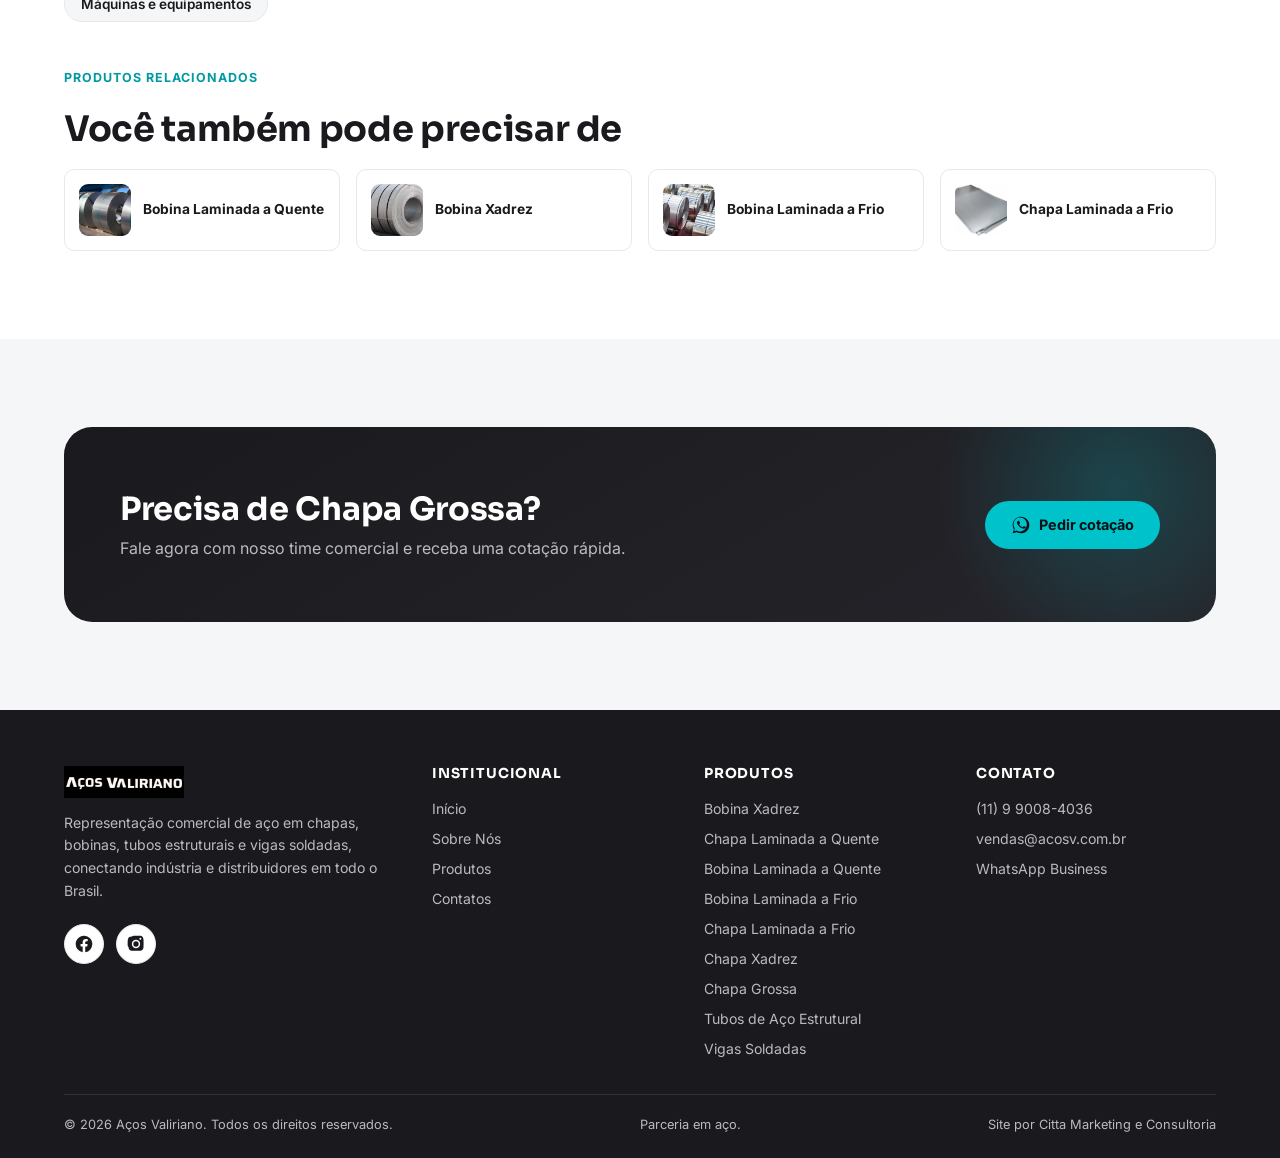
<file: produtos/chapa-grossa.html>
<!DOCTYPE html>
<html lang="pt-BR">
<head>
<meta charset="UTF-8">
<meta name="viewport" content="width=device-width, initial-scale=1.0">
<title>Chapa Grossa | Aços Valiriano</title>
<meta name="description" content="As chapas de aço são facilmente encontradas em nosso dia a dia, utilizadas em chassis de carros, ônibus e caminhões, implementos agrícolas e mais.">
<meta name="robots" content="index, follow">
<link rel="canonical" href="https://acosv.com.br/produtos/chapa-grossa.html">
<link rel="icon" href="../assets/img/logo.png" type="image/png">
<meta property="og:type" content="website">
<meta property="og:locale" content="pt_BR">
<meta property="og:site_name" content="Aços Valiriano">
<meta property="og:title" content="Chapa Grossa | Aços Valiriano">
<meta property="og:description" content="As chapas de aço são facilmente encontradas em nosso dia a dia, utilizadas em chassis de carros, ônibus e caminhões, implementos agrícolas e mais.">
<meta property="og:url" content="https://acosv.com.br/produtos/chapa-grossa.html">
<meta property="og:image" content="https://acosv.com.br/assets/img/produto-chapa-grossa.jpg">
<meta name="twitter:card" content="summary_large_image">
<meta name="twitter:title" content="Chapa Grossa | Aços Valiriano">
<meta name="twitter:description" content="As chapas de aço são facilmente encontradas em nosso dia a dia, utilizadas em chassis de carros, ônibus e caminhões, implementos agrícolas e mais.">
<meta name="twitter:image" content="https://acosv.com.br/assets/img/produto-chapa-grossa.jpg">
<link rel="preconnect" href="https://fonts.googleapis.com">
<link rel="preconnect" href="https://fonts.gstatic.com" crossorigin>
<link href="https://fonts.googleapis.com/css2?family=Sora:wght@600;700;800&family=Inter:wght@400;500;600;700&display=swap" rel="stylesheet">
<link rel="stylesheet" href="../assets/styles.css">
<script type="application/ld+json">{"@context": "https://schema.org", "@type": "Organization", "name": "Aços Valiriano", "url": "https://acosv.com.br/", "logo": "https://acosv.com.br/assets/img/logo.png", "telephone": "+5511990084036", "email": "vendas@acosv.com.br", "sameAs": ["https://www.facebook.com/profile.php?id=61550275961854", "https://www.instagram.com/acos.valiriano/"], "areaServed": "BR-SP"}</script>
<script type="application/ld+json">{"@context": "https://schema.org", "@type": "BreadcrumbList", "itemListElement": [{"@type": "ListItem", "position": 1, "name": "Home", "item": "https://acosv.com.br/"}, {"@type": "ListItem", "position": 2, "name": "Produtos", "item": "https://acosv.com.br/produtos.html"}, {"@type": "ListItem", "position": 3, "name": "Chapa Grossa", "item": "https://acosv.com.br/produtos/chapa-grossa.html"}]}</script>
<script type="application/ld+json">{"@context": "https://schema.org", "@type": "Product", "name": "Chapa Grossa", "description": "Chapas de aço utilizadas em chassis de carros, ônibus e caminhões, fabricação de implementos agrícolas, plataformas de petróleo, energia eólica, óleo & gás, indústria naval, setor rodoviário, produção de máquinas e equipamentos, entre outros.", "image": "https://acosv.com.br/assets/img/produto-chapa-grossa.jpg", "brand": {"@type": "Brand", "name": "Aços Valiriano"}, "category": "Aço carbono"}</script>
<!--
  Google Tag Manager / Google Ads: cole aqui o snippet do GTM (ou gtag.js) assim que
  o container estiver criado, para habilitar o rastreamento de conversao das campanhas.
  <script async src="https://www.googletagmanager.com/gtag/js?id=SEU_ID_AQUI"></script>
-->
</head>
<body>
<div class="topbar">
  <div class="wrap">
    <a href="tel:+5511990084036"><svg class="" viewBox="0 0 24 24" width="20" height="20" aria-hidden="true"><path d="M6.6 10.8c1.4 2.8 3.8 5.2 6.6 6.6l2.2-2.2c.3-.3.7-.4 1-.2 1.1.4 2.3.6 3.6.6.6 0 1 .4 1 1V20c0 .6-.4 1-1 1C11.4 21 3 12.6 3 3c0-.6.4-1 1-1h3.5c.6 0 1 .4 1 1 0 1.3.2 2.5.6 3.6.1.3 0 .7-.2 1z" fill="currentColor"/></svg>(11) 9 9008-4036 — WhatsApp Business</a>
    <a href="mailto:vendas@acosv.com.br"><svg class="" viewBox="0 0 24 24" width="20" height="20" aria-hidden="true"><path d="M2 6a2 2 0 0 1 2-2h16a2 2 0 0 1 2 2v12a2 2 0 0 1-2 2H4a2 2 0 0 1-2-2zm2 0 8 6 8-6" fill="none" stroke="currentColor" stroke-width="1.8" stroke-linecap="round" stroke-linejoin="round"/></svg>vendas@acosv.com.br</a>
  </div>
</div>
<header class="site-header" id="siteHeader">
  <div class="nav-inner wrap">
    <a href="../index.html" class="brand">
      <img src="../assets/img/logo.png" width="140" height="40" alt="Aços Valiriano">
    </a>
    <nav class="nav-links" id="navLinks">
      <a href="../index.html" class="nav-link">Início</a>
      <a href="../institucional.html" class="nav-link">Sobre Nós</a>
      <a href="../produtos.html" class="nav-link" aria-current="page">Produtos</a>
      <a href="../contato.html" class="nav-link">Contatos</a>
    </nav>
    <a class="nav-cta" href="https://wa.me/message/XRI6LP23MOQJP1" target="_blank" rel="noopener">
      <svg class="" viewBox="0 0 24 24" width="20" height="20" aria-hidden="true"><path d="M17.5 14.4c-.3-.1-1.6-.8-1.9-.9-.3-.1-.4-.1-.6.1-.2.3-.7.9-.8 1-.1.2-.3.2-.6.1-.3-.1-1.2-.4-2.2-1.4-.8-.7-1.4-1.6-1.5-1.9-.2-.3 0-.4.1-.6.1-.1.3-.3.4-.5.1-.2.2-.3.3-.5.1-.2 0-.4 0-.5 0-.1-.6-1.5-.8-2-.2-.5-.4-.5-.6-.5h-.5c-.2 0-.5.1-.7.3-.2.3-.9.9-.9 2.1 0 1.2.9 2.4 1 2.6.1.2 1.8 2.8 4.4 3.9.6.3 1.1.4 1.5.6.6.2 1.2.2 1.6.1.5-.1 1.6-.6 1.8-1.3.2-.6.2-1.1.2-1.3-.1-.1-.2-.2-.5-.3z" fill="currentColor"/><path d="M12 2C6.5 2 2 6.5 2 12c0 1.9.5 3.7 1.5 5.3L2 22l4.8-1.4C8.3 21.5 10.1 22 12 22c5.5 0 10-4.5 10-10S17.5 2 12 2zm0 18.2c-1.7 0-3.4-.5-4.8-1.4l-.3-.2-3.2.9.9-3.1-.2-.3C3.5 14 3 12.5 3 11 3 6.6 6.6 3 11 3s8 3.6 8 8-3.6 9-9 9z" fill="currentColor"/></svg><span>Pedir Cotação</span>
    </a>
    <button class="nav-toggle" id="navToggle" aria-label="Abrir menu">
      <span></span><span></span><span></span>
    </button>
  </div>
</header>
<main>
<section class="page-hero">
    <div class="hero-cut"></div><div class="hero-grid-lines"></div>
    <div class="wrap">
      <nav class="breadcrumb" aria-label="breadcrumb"><a href="../index.html">Home</a><span>/</span><a href="../produtos.html">Produtos</a><span>/</span><span>Chapa Grossa</span></nav>
      <p class="eyebrow reveal">Produto</p>
      <h1 class="reveal" data-delay="1">Chapa Grossa</h1>
      <p class="lead reveal" data-delay="2">As chapas de aço são facilmente encontradas em nosso dia a dia, utilizadas em chassis de carros, ônibus e caminhões, implementos agrícolas e mais.</p>
      <div class="hero-actions reveal" data-delay="3">
        <a class="btn btn-primary" href="https://wa.me/message/XRI6LP23MOQJP1" target="_blank" rel="noopener"><svg class="" viewBox="0 0 24 24" width="20" height="20" aria-hidden="true"><path d="M17.5 14.4c-.3-.1-1.6-.8-1.9-.9-.3-.1-.4-.1-.6.1-.2.3-.7.9-.8 1-.1.2-.3.2-.6.1-.3-.1-1.2-.4-2.2-1.4-.8-.7-1.4-1.6-1.5-1.9-.2-.3 0-.4.1-.6.1-.1.3-.3.4-.5.1-.2.2-.3.3-.5.1-.2 0-.4 0-.5 0-.1-.6-1.5-.8-2-.2-.5-.4-.5-.6-.5h-.5c-.2 0-.5.1-.7.3-.2.3-.9.9-.9 2.1 0 1.2.9 2.4 1 2.6.1.2 1.8 2.8 4.4 3.9.6.3 1.1.4 1.5.6.6.2 1.2.2 1.6.1.5-.1 1.6-.6 1.8-1.3.2-.6.2-1.1.2-1.3-.1-.1-.2-.2-.5-.3z" fill="currentColor"/><path d="M12 2C6.5 2 2 6.5 2 12c0 1.9.5 3.7 1.5 5.3L2 22l4.8-1.4C8.3 21.5 10.1 22 12 22c5.5 0 10-4.5 10-10S17.5 2 12 2zm0 18.2c-1.7 0-3.4-.5-4.8-1.4l-.3-.2-3.2.9.9-3.1-.2-.3C3.5 14 3 12.5 3 11 3 6.6 6.6 3 11 3s8 3.6 8 8-3.6 9-9 9z" fill="currentColor"/></svg><span>Cotar Chapa Grossa</span></a>
      </div>
    </div>
  </section><section class="section">
    <div class="wrap">
      <div class="split">
        <div class="split-media reveal">
          <img src="../assets/img/produto-chapa-grossa.jpg" alt="Chapa Grossa — Aços Valiriano" width="900" height="600" loading="lazy">
        </div>
        <div class="split-body">
          <p class="reveal">Chapas de aço utilizadas em chassis de carros, ônibus e caminhões, fabricação de implementos agrícolas, plataformas de petróleo, energia eólica, óleo &amp; gás, indústria naval, setor rodoviário, produção de máquinas e equipamentos, entre outros.</p>
          <div class="spec-list reveal" data-delay="1" style="margin-top:22px;">
          <div class="spec-item"><div class="k">Espessura</div><div class="v">6,30mm a 50,00mm</div></div>
          <div class="spec-item"><div class="k">Largura</div><div class="v">2.440mm ou 2.500mm</div></div>
          <div class="spec-item"><div class="k">Comprimento padrão</div><div class="v">3.000mm, 6.000mm ou 12.000mm</div></div>
          </div>

      <div class="spec-table-wrap reveal" data-delay="1" style="margin-top:20px;">
        <table class="spec-table">
          <thead><tr><th>Bitola</th><th>Espessura (mm)</th><th>Peso (kg/m²)</th></tr></thead>
          <tbody>
          <tr><td>1/4"</td><td>6,30</td><td>49,39</td></tr>
          <tr><td>5/16"</td><td>8,00</td><td>62,72</td></tr>
          <tr><td>3/8"</td><td>9,50</td><td>74,48</td></tr>
          <tr><td>1/2"</td><td>12,50</td><td>98</td></tr>
          <tr><td>5/8"</td><td>16,00</td><td>125,44</td></tr>
          <tr><td>3/4"</td><td>19,00</td><td>149</td></tr>
          <tr><td>7/8"</td><td>22,22</td><td>175,84</td></tr>
          <tr><td>1"</td><td>25,40</td><td>196</td></tr>
          <tr><td>1.1/4"</td><td>31,75</td><td>247,27</td></tr>
          <tr><td>1.1/2"</td><td>38,10</td><td>294,37</td></tr>
          <tr><td>2"</td><td>50,00</td><td>392</td></tr>
          </tbody>
        </table>
      </div>
        </div>
      </div>

      <div class="section-head reveal" style="margin-top:44px; margin-bottom:20px;">
        <p class="eyebrow">Aplicações</p>
        <h2>Onde este material é utilizado</h2>
      </div>
      <div class="tag-list reveal">
          <span class="tag">Chassis automotivo</span>
          <span class="tag">Implementos agrícolas</span>
          <span class="tag">Plataformas de petróleo</span>
          <span class="tag">Energia eólica</span>
          <span class="tag">Óleo & gás</span>
          <span class="tag">Indústria naval</span>
          <span class="tag">Rodoviário</span>
          <span class="tag">Máquinas e equipamentos</span>
      </div>

      <div class="section-head reveal" style="margin-top:44px; margin-bottom:20px;">
        <p class="eyebrow">Produtos relacionados</p>
        <h2>Você também pode precisar de</h2>
      </div>
      <div class="related-grid">
        <a class="related-card reveal" data-delay="1" href="bobina-laminada-a-quente.html"><img src="../assets/img/produto-bobina-laminada-quente.jpg" alt="Bobina Laminada a Quente" width="52" height="52" loading="lazy"><span>Bobina Laminada a Quente</span></a>
        <a class="related-card reveal" data-delay="2" href="bobina-xadrez.html"><img src="../assets/img/produto-bobina-xadrez.jpg" alt="Bobina Xadrez" width="52" height="52" loading="lazy"><span>Bobina Xadrez</span></a>
        <a class="related-card reveal" data-delay="3" href="bobina-laminada-a-frio.html"><img src="../assets/img/produto-bobina-laminada-fria.jpg" alt="Bobina Laminada a Frio" width="52" height="52" loading="lazy"><span>Bobina Laminada a Frio</span></a>
        <a class="related-card reveal" data-delay="4" href="chapa-laminada-a-frio.html"><img src="../assets/img/produto-chapa-laminada-fria.jpg" alt="Chapa Laminada a Frio" width="52" height="52" loading="lazy"><span>Chapa Laminada a Frio</span></a>
      </div>
    </div>
  </section><section class="section bg-alt"><div class="wrap"><div class="cta-banner reveal">
      <div>
        <h2>Precisa de Chapa Grossa?</h2>
        <p>Fale agora com nosso time comercial e receba uma cotação rápida.</p>
      </div>
      <a class="btn btn-primary" href="https://wa.me/message/XRI6LP23MOQJP1" target="_blank" rel="noopener"><svg class="" viewBox="0 0 24 24" width="20" height="20" aria-hidden="true"><path d="M17.5 14.4c-.3-.1-1.6-.8-1.9-.9-.3-.1-.4-.1-.6.1-.2.3-.7.9-.8 1-.1.2-.3.2-.6.1-.3-.1-1.2-.4-2.2-1.4-.8-.7-1.4-1.6-1.5-1.9-.2-.3 0-.4.1-.6.1-.1.3-.3.4-.5.1-.2.2-.3.3-.5.1-.2 0-.4 0-.5 0-.1-.6-1.5-.8-2-.2-.5-.4-.5-.6-.5h-.5c-.2 0-.5.1-.7.3-.2.3-.9.9-.9 2.1 0 1.2.9 2.4 1 2.6.1.2 1.8 2.8 4.4 3.9.6.3 1.1.4 1.5.6.6.2 1.2.2 1.6.1.5-.1 1.6-.6 1.8-1.3.2-.6.2-1.1.2-1.3-.1-.1-.2-.2-.5-.3z" fill="currentColor"/><path d="M12 2C6.5 2 2 6.5 2 12c0 1.9.5 3.7 1.5 5.3L2 22l4.8-1.4C8.3 21.5 10.1 22 12 22c5.5 0 10-4.5 10-10S17.5 2 12 2zm0 18.2c-1.7 0-3.4-.5-4.8-1.4l-.3-.2-3.2.9.9-3.1-.2-.3C3.5 14 3 12.5 3 11 3 6.6 6.6 3 11 3s8 3.6 8 8-3.6 9-9 9z" fill="currentColor"/></svg><span>Pedir cotação</span></a>
    </div></div></section>
</main>
<footer class="site-footer">
  <div class="wrap">
    <div class="footer-grid">
      <div>
        <img src="../assets/img/logo.png" width="120" height="34" alt="Aços Valiriano">
        <p>Representação comercial de aço em chapas, bobinas, tubos estruturais e vigas soldadas, conectando indústria e distribuidores em todo o Brasil.</p>
        <div class="social-row">
          <a href="https://www.facebook.com/profile.php?id=61550275961854" target="_blank" rel="noopener" aria-label="Facebook"><svg class="" viewBox="0 0 24 24" width="20" height="20" aria-hidden="true"><path d="M22 12a10 10 0 1 0-11.6 9.9v-7H7.9V12h2.5V9.8c0-2.5 1.5-3.9 3.8-3.9 1.1 0 2.2.2 2.2.2v2.5h-1.3c-1.2 0-1.6.8-1.6 1.6V12h2.8l-.4 2.9h-2.4v7A10 10 0 0 0 22 12z" fill="currentColor"/></svg></a>
          <a href="https://www.instagram.com/acos.valiriano/" target="_blank" rel="noopener" aria-label="Instagram"><svg class="" viewBox="0 0 24 24" width="20" height="20" aria-hidden="true"><path d="M12 2c2.7 0 3 0 4.1.1 1.1 0 1.8.2 2.2.4.6.2 1 .5 1.4.9.4.4.7.8.9 1.4.2.4.3 1.1.4 2.2.1 1.1.1 1.4.1 4.1s0 3-.1 4.1c0 1.1-.2 1.8-.4 2.2-.2.6-.5 1-.9 1.4-.4.4-.8.7-1.4.9-.4.2-1.1.3-2.2.4-1.1.1-1.4.1-4.1.1s-3 0-4.1-.1c-1.1 0-1.8-.2-2.2-.4-.6-.2-1-.5-1.4-.9-.4-.4-.7-.8-.9-1.4-.2-.4-.3-1.1-.4-2.2C2 15 2 14.7 2 12s0-3 .1-4.1c0-1.1.2-1.8.4-2.2.2-.6.5-1 .9-1.4.4-.4.8-.7 1.4-.9.4-.2 1.1-.3 2.2-.4C9 2 9.3 2 12 2zm0 5a5 5 0 1 0 0 10 5 5 0 0 0 0-10zm0 8.2a3.2 3.2 0 1 1 0-6.4 3.2 3.2 0 0 1 0 6.4zm5.2-8.4a1.2 1.2 0 1 0 0-2.4 1.2 1.2 0 0 0 0 2.4z" fill="currentColor"/></svg></a>
        </div>
      </div>
      <div class="footer-col">
        <h4>Institucional</h4>
        <ul>
          <li><a href="../index.html">Início</a></li>
          <li><a href="../institucional.html">Sobre Nós</a></li>
          <li><a href="../produtos.html">Produtos</a></li>
          <li><a href="../contato.html">Contatos</a></li>
        </ul>
      </div>
      <div class="footer-col">
        <h4>Produtos</h4>
        <ul>
          <li><a href="../produtos/bobina-xadrez.html">Bobina Xadrez</a></li>
          <li><a href="../produtos/chapa-laminada-a-quente.html">Chapa Laminada a Quente</a></li>
          <li><a href="../produtos/bobina-laminada-a-quente.html">Bobina Laminada a Quente</a></li>
          <li><a href="../produtos/bobina-laminada-a-frio.html">Bobina Laminada a Frio</a></li>
          <li><a href="../produtos/chapa-laminada-a-frio.html">Chapa Laminada a Frio</a></li>
          <li><a href="../produtos/chapa-xadrez.html">Chapa Xadrez</a></li>
          <li><a href="../produtos/chapa-grossa.html">Chapa Grossa</a></li>
          <li><a href="../produtos/tubos-de-aco-estrutural.html">Tubos de Aço Estrutural</a></li>
          <li><a href="../produtos/vigas-soldadas.html">Vigas Soldadas</a></li>
        </ul>
      </div>
      <div class="footer-col">
        <h4>Contato</h4>
        <ul>
          <li><a href="tel:+5511990084036">(11) 9 9008-4036</a></li>
          <li><a href="mailto:vendas@acosv.com.br">vendas@acosv.com.br</a></li>
          <li><a href="https://wa.me/message/XRI6LP23MOQJP1" target="_blank" rel="noopener">WhatsApp Business</a></li>
        </ul>
      </div>
    </div>
    <div class="footer-bottom">
      <span>&copy; <span id="year"></span> Aços Valiriano. Todos os direitos reservados.</span>
      <span>Parceria em aço.</span>
      <span>Site por Citta Marketing e Consultoria</span>
    </div>
  </div>
</footer>

<a class="whatsapp-float" href="https://wa.me/message/XRI6LP23MOQJP1" target="_blank" rel="noopener" aria-label="Falar no WhatsApp">
  <span class="pulse-ring"></span>
  <svg class="" viewBox="0 0 24 24" width="20" height="20" aria-hidden="true"><path d="M17.5 14.4c-.3-.1-1.6-.8-1.9-.9-.3-.1-.4-.1-.6.1-.2.3-.7.9-.8 1-.1.2-.3.2-.6.1-.3-.1-1.2-.4-2.2-1.4-.8-.7-1.4-1.6-1.5-1.9-.2-.3 0-.4.1-.6.1-.1.3-.3.4-.5.1-.2.2-.3.3-.5.1-.2 0-.4 0-.5 0-.1-.6-1.5-.8-2-.2-.5-.4-.5-.6-.5h-.5c-.2 0-.5.1-.7.3-.2.3-.9.9-.9 2.1 0 1.2.9 2.4 1 2.6.1.2 1.8 2.8 4.4 3.9.6.3 1.1.4 1.5.6.6.2 1.2.2 1.6.1.5-.1 1.6-.6 1.8-1.3.2-.6.2-1.1.2-1.3-.1-.1-.2-.2-.5-.3z" fill="currentColor"/><path d="M12 2C6.5 2 2 6.5 2 12c0 1.9.5 3.7 1.5 5.3L2 22l4.8-1.4C8.3 21.5 10.1 22 12 22c5.5 0 10-4.5 10-10S17.5 2 12 2zm0 18.2c-1.7 0-3.4-.5-4.8-1.4l-.3-.2-3.2.9.9-3.1-.2-.3C3.5 14 3 12.5 3 11 3 6.6 6.6 3 11 3s8 3.6 8 8-3.6 9-9 9z" fill="currentColor"/></svg>
</a>
<script>document.getElementById("year").textContent = new Date().getFullYear();</script>
<script src="../assets/script.js"></script>
</body>
</html>
</file>
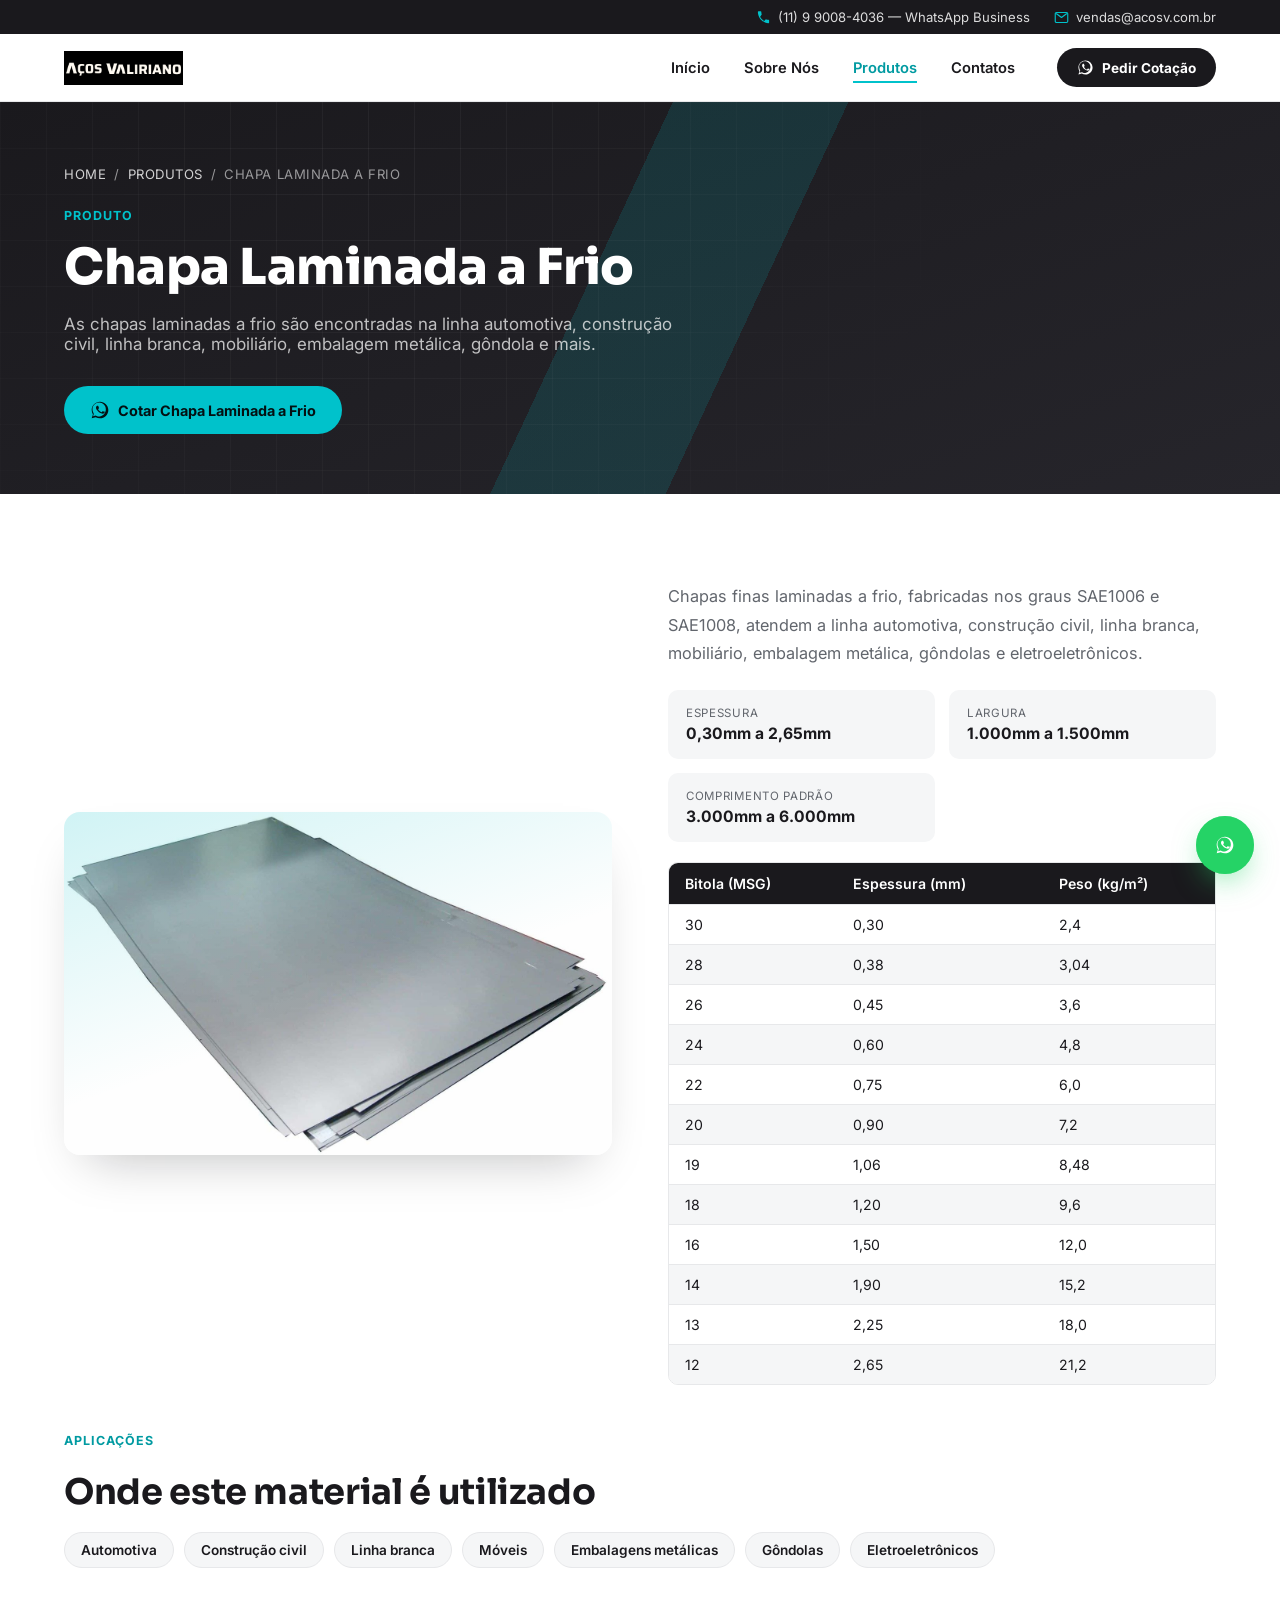
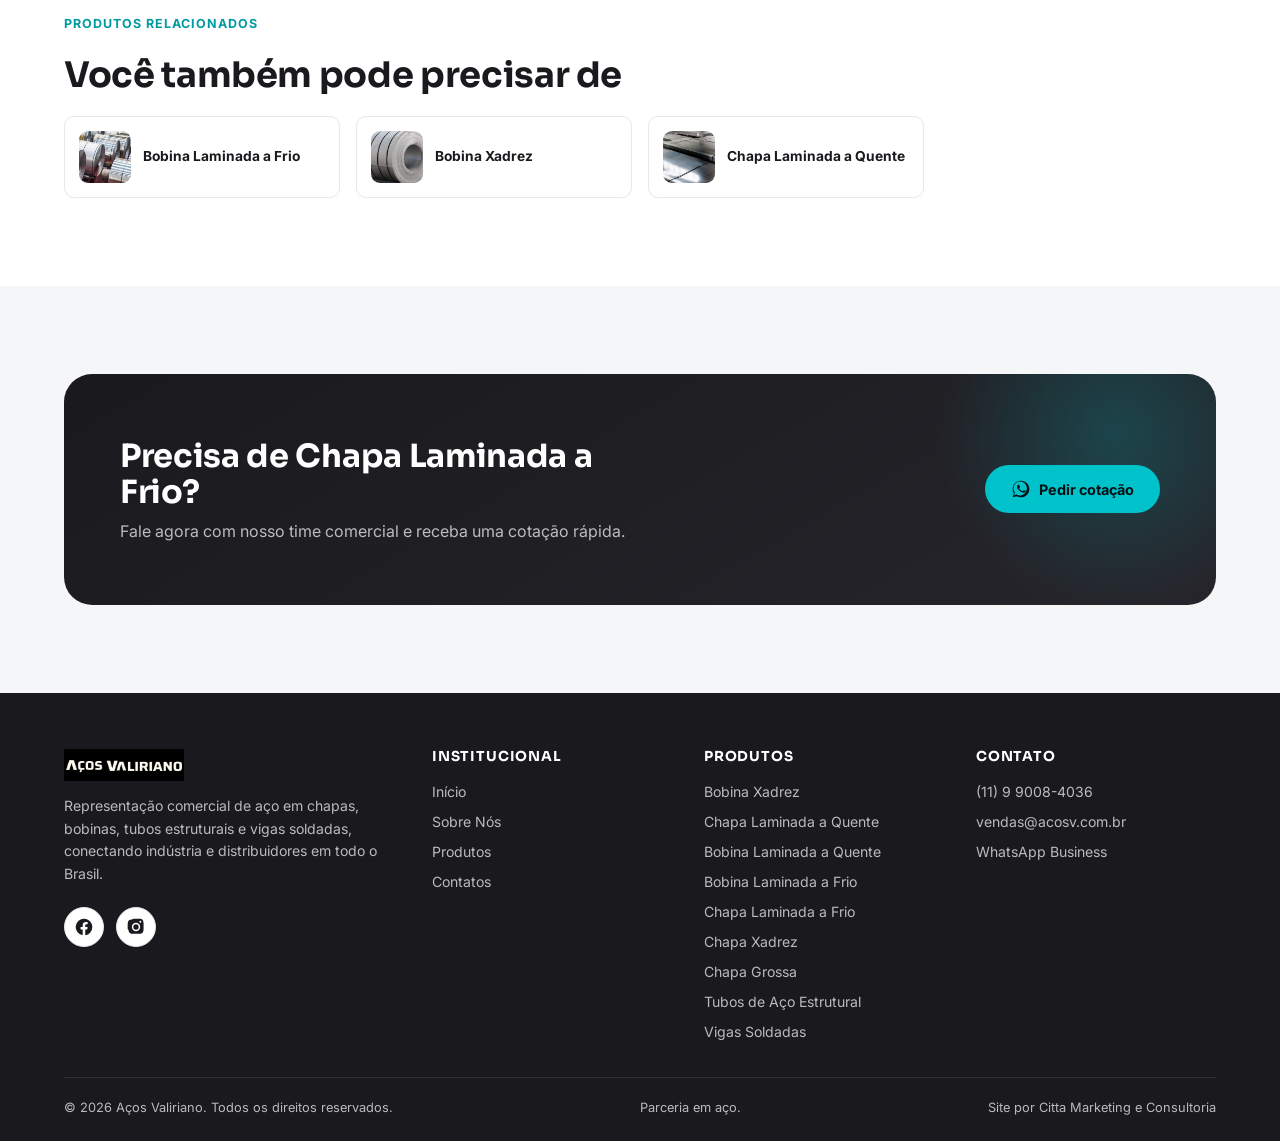
<file: produtos/chapa-laminada-a-frio.html>
<!DOCTYPE html>
<html lang="pt-BR">
<head>
<meta charset="UTF-8">
<meta name="viewport" content="width=device-width, initial-scale=1.0">
<title>Chapa Laminada a Frio | Aços Valiriano</title>
<meta name="description" content="As chapas laminadas a frio são encontradas na linha automotiva, construção civil, linha branca, mobiliário, embalagem metálica, gôndola e mais.">
<meta name="robots" content="index, follow">
<link rel="canonical" href="https://acosv.com.br/produtos/chapa-laminada-a-frio.html">
<link rel="icon" href="../assets/img/logo.png" type="image/png">
<meta property="og:type" content="website">
<meta property="og:locale" content="pt_BR">
<meta property="og:site_name" content="Aços Valiriano">
<meta property="og:title" content="Chapa Laminada a Frio | Aços Valiriano">
<meta property="og:description" content="As chapas laminadas a frio são encontradas na linha automotiva, construção civil, linha branca, mobiliário, embalagem metálica, gôndola e mais.">
<meta property="og:url" content="https://acosv.com.br/produtos/chapa-laminada-a-frio.html">
<meta property="og:image" content="https://acosv.com.br/assets/img/produto-chapa-laminada-fria.jpg">
<meta name="twitter:card" content="summary_large_image">
<meta name="twitter:title" content="Chapa Laminada a Frio | Aços Valiriano">
<meta name="twitter:description" content="As chapas laminadas a frio são encontradas na linha automotiva, construção civil, linha branca, mobiliário, embalagem metálica, gôndola e mais.">
<meta name="twitter:image" content="https://acosv.com.br/assets/img/produto-chapa-laminada-fria.jpg">
<link rel="preconnect" href="https://fonts.googleapis.com">
<link rel="preconnect" href="https://fonts.gstatic.com" crossorigin>
<link href="https://fonts.googleapis.com/css2?family=Sora:wght@600;700;800&family=Inter:wght@400;500;600;700&display=swap" rel="stylesheet">
<link rel="stylesheet" href="../assets/styles.css">
<script type="application/ld+json">{"@context": "https://schema.org", "@type": "Organization", "name": "Aços Valiriano", "url": "https://acosv.com.br/", "logo": "https://acosv.com.br/assets/img/logo.png", "telephone": "+5511990084036", "email": "vendas@acosv.com.br", "sameAs": ["https://www.facebook.com/profile.php?id=61550275961854", "https://www.instagram.com/acos.valiriano/"], "areaServed": "BR-SP"}</script>
<script type="application/ld+json">{"@context": "https://schema.org", "@type": "BreadcrumbList", "itemListElement": [{"@type": "ListItem", "position": 1, "name": "Home", "item": "https://acosv.com.br/"}, {"@type": "ListItem", "position": 2, "name": "Produtos", "item": "https://acosv.com.br/produtos.html"}, {"@type": "ListItem", "position": 3, "name": "Chapa Laminada a Frio", "item": "https://acosv.com.br/produtos/chapa-laminada-a-frio.html"}]}</script>
<script type="application/ld+json">{"@context": "https://schema.org", "@type": "Product", "name": "Chapa Laminada a Frio", "description": "Chapas finas laminadas a frio, fabricadas nos graus SAE1006 e SAE1008, atendem a linha automotiva, construção civil, linha branca, mobiliário, embalagem metálica, gôndolas e eletroeletrônicos.", "image": "https://acosv.com.br/assets/img/produto-chapa-laminada-fria.jpg", "brand": {"@type": "Brand", "name": "Aços Valiriano"}, "category": "Aço carbono"}</script>
<!--
  Google Tag Manager / Google Ads: cole aqui o snippet do GTM (ou gtag.js) assim que
  o container estiver criado, para habilitar o rastreamento de conversao das campanhas.
  <script async src="https://www.googletagmanager.com/gtag/js?id=SEU_ID_AQUI"></script>
-->
</head>
<body>
<div class="topbar">
  <div class="wrap">
    <a href="tel:+5511990084036"><svg class="" viewBox="0 0 24 24" width="20" height="20" aria-hidden="true"><path d="M6.6 10.8c1.4 2.8 3.8 5.2 6.6 6.6l2.2-2.2c.3-.3.7-.4 1-.2 1.1.4 2.3.6 3.6.6.6 0 1 .4 1 1V20c0 .6-.4 1-1 1C11.4 21 3 12.6 3 3c0-.6.4-1 1-1h3.5c.6 0 1 .4 1 1 0 1.3.2 2.5.6 3.6.1.3 0 .7-.2 1z" fill="currentColor"/></svg>(11) 9 9008-4036 — WhatsApp Business</a>
    <a href="mailto:vendas@acosv.com.br"><svg class="" viewBox="0 0 24 24" width="20" height="20" aria-hidden="true"><path d="M2 6a2 2 0 0 1 2-2h16a2 2 0 0 1 2 2v12a2 2 0 0 1-2 2H4a2 2 0 0 1-2-2zm2 0 8 6 8-6" fill="none" stroke="currentColor" stroke-width="1.8" stroke-linecap="round" stroke-linejoin="round"/></svg>vendas@acosv.com.br</a>
  </div>
</div>
<header class="site-header" id="siteHeader">
  <div class="nav-inner wrap">
    <a href="../index.html" class="brand">
      <img src="../assets/img/logo.png" width="140" height="40" alt="Aços Valiriano">
    </a>
    <nav class="nav-links" id="navLinks">
      <a href="../index.html" class="nav-link">Início</a>
      <a href="../institucional.html" class="nav-link">Sobre Nós</a>
      <a href="../produtos.html" class="nav-link" aria-current="page">Produtos</a>
      <a href="../contato.html" class="nav-link">Contatos</a>
    </nav>
    <a class="nav-cta" href="https://wa.me/message/XRI6LP23MOQJP1" target="_blank" rel="noopener">
      <svg class="" viewBox="0 0 24 24" width="20" height="20" aria-hidden="true"><path d="M17.5 14.4c-.3-.1-1.6-.8-1.9-.9-.3-.1-.4-.1-.6.1-.2.3-.7.9-.8 1-.1.2-.3.2-.6.1-.3-.1-1.2-.4-2.2-1.4-.8-.7-1.4-1.6-1.5-1.9-.2-.3 0-.4.1-.6.1-.1.3-.3.4-.5.1-.2.2-.3.3-.5.1-.2 0-.4 0-.5 0-.1-.6-1.5-.8-2-.2-.5-.4-.5-.6-.5h-.5c-.2 0-.5.1-.7.3-.2.3-.9.9-.9 2.1 0 1.2.9 2.4 1 2.6.1.2 1.8 2.8 4.4 3.9.6.3 1.1.4 1.5.6.6.2 1.2.2 1.6.1.5-.1 1.6-.6 1.8-1.3.2-.6.2-1.1.2-1.3-.1-.1-.2-.2-.5-.3z" fill="currentColor"/><path d="M12 2C6.5 2 2 6.5 2 12c0 1.9.5 3.7 1.5 5.3L2 22l4.8-1.4C8.3 21.5 10.1 22 12 22c5.5 0 10-4.5 10-10S17.5 2 12 2zm0 18.2c-1.7 0-3.4-.5-4.8-1.4l-.3-.2-3.2.9.9-3.1-.2-.3C3.5 14 3 12.5 3 11 3 6.6 6.6 3 11 3s8 3.6 8 8-3.6 9-9 9z" fill="currentColor"/></svg><span>Pedir Cotação</span>
    </a>
    <button class="nav-toggle" id="navToggle" aria-label="Abrir menu">
      <span></span><span></span><span></span>
    </button>
  </div>
</header>
<main>
<section class="page-hero">
    <div class="hero-cut"></div><div class="hero-grid-lines"></div>
    <div class="wrap">
      <nav class="breadcrumb" aria-label="breadcrumb"><a href="../index.html">Home</a><span>/</span><a href="../produtos.html">Produtos</a><span>/</span><span>Chapa Laminada a Frio</span></nav>
      <p class="eyebrow reveal">Produto</p>
      <h1 class="reveal" data-delay="1">Chapa Laminada a Frio</h1>
      <p class="lead reveal" data-delay="2">As chapas laminadas a frio são encontradas na linha automotiva, construção civil, linha branca, mobiliário, embalagem metálica, gôndola e mais.</p>
      <div class="hero-actions reveal" data-delay="3">
        <a class="btn btn-primary" href="https://wa.me/message/XRI6LP23MOQJP1" target="_blank" rel="noopener"><svg class="" viewBox="0 0 24 24" width="20" height="20" aria-hidden="true"><path d="M17.5 14.4c-.3-.1-1.6-.8-1.9-.9-.3-.1-.4-.1-.6.1-.2.3-.7.9-.8 1-.1.2-.3.2-.6.1-.3-.1-1.2-.4-2.2-1.4-.8-.7-1.4-1.6-1.5-1.9-.2-.3 0-.4.1-.6.1-.1.3-.3.4-.5.1-.2.2-.3.3-.5.1-.2 0-.4 0-.5 0-.1-.6-1.5-.8-2-.2-.5-.4-.5-.6-.5h-.5c-.2 0-.5.1-.7.3-.2.3-.9.9-.9 2.1 0 1.2.9 2.4 1 2.6.1.2 1.8 2.8 4.4 3.9.6.3 1.1.4 1.5.6.6.2 1.2.2 1.6.1.5-.1 1.6-.6 1.8-1.3.2-.6.2-1.1.2-1.3-.1-.1-.2-.2-.5-.3z" fill="currentColor"/><path d="M12 2C6.5 2 2 6.5 2 12c0 1.9.5 3.7 1.5 5.3L2 22l4.8-1.4C8.3 21.5 10.1 22 12 22c5.5 0 10-4.5 10-10S17.5 2 12 2zm0 18.2c-1.7 0-3.4-.5-4.8-1.4l-.3-.2-3.2.9.9-3.1-.2-.3C3.5 14 3 12.5 3 11 3 6.6 6.6 3 11 3s8 3.6 8 8-3.6 9-9 9z" fill="currentColor"/></svg><span>Cotar Chapa Laminada a Frio</span></a>
      </div>
    </div>
  </section><section class="section">
    <div class="wrap">
      <div class="split">
        <div class="split-media reveal">
          <img src="../assets/img/produto-chapa-laminada-fria.jpg" alt="Chapa Laminada a Frio — Aços Valiriano" width="900" height="600" loading="lazy">
        </div>
        <div class="split-body">
          <p class="reveal">Chapas finas laminadas a frio, fabricadas nos graus SAE1006 e SAE1008, atendem a linha automotiva, construção civil, linha branca, mobiliário, embalagem metálica, gôndolas e eletroeletrônicos.</p>
          <div class="spec-list reveal" data-delay="1" style="margin-top:22px;">
          <div class="spec-item"><div class="k">Espessura</div><div class="v">0,30mm a 2,65mm</div></div>
          <div class="spec-item"><div class="k">Largura</div><div class="v">1.000mm a 1.500mm</div></div>
          <div class="spec-item"><div class="k">Comprimento padrão</div><div class="v">3.000mm a 6.000mm</div></div>
          </div>

      <div class="spec-table-wrap reveal" data-delay="1" style="margin-top:20px;">
        <table class="spec-table">
          <thead><tr><th>Bitola (MSG)</th><th>Espessura (mm)</th><th>Peso (kg/m²)</th></tr></thead>
          <tbody>
          <tr><td>30</td><td>0,30</td><td>2,4</td></tr>
          <tr><td>28</td><td>0,38</td><td>3,04</td></tr>
          <tr><td>26</td><td>0,45</td><td>3,6</td></tr>
          <tr><td>24</td><td>0,60</td><td>4,8</td></tr>
          <tr><td>22</td><td>0,75</td><td>6,0</td></tr>
          <tr><td>20</td><td>0,90</td><td>7,2</td></tr>
          <tr><td>19</td><td>1,06</td><td>8,48</td></tr>
          <tr><td>18</td><td>1,20</td><td>9,6</td></tr>
          <tr><td>16</td><td>1,50</td><td>12,0</td></tr>
          <tr><td>14</td><td>1,90</td><td>15,2</td></tr>
          <tr><td>13</td><td>2,25</td><td>18,0</td></tr>
          <tr><td>12</td><td>2,65</td><td>21,2</td></tr>
          </tbody>
        </table>
      </div>
        </div>
      </div>

      <div class="section-head reveal" style="margin-top:44px; margin-bottom:20px;">
        <p class="eyebrow">Aplicações</p>
        <h2>Onde este material é utilizado</h2>
      </div>
      <div class="tag-list reveal">
          <span class="tag">Automotiva</span>
          <span class="tag">Construção civil</span>
          <span class="tag">Linha branca</span>
          <span class="tag">Móveis</span>
          <span class="tag">Embalagens metálicas</span>
          <span class="tag">Gôndolas</span>
          <span class="tag">Eletroeletrônicos</span>
      </div>

      <div class="section-head reveal" style="margin-top:44px; margin-bottom:20px;">
        <p class="eyebrow">Produtos relacionados</p>
        <h2>Você também pode precisar de</h2>
      </div>
      <div class="related-grid">
        <a class="related-card reveal" data-delay="1" href="bobina-laminada-a-frio.html"><img src="../assets/img/produto-bobina-laminada-fria.jpg" alt="Bobina Laminada a Frio" width="52" height="52" loading="lazy"><span>Bobina Laminada a Frio</span></a>
        <a class="related-card reveal" data-delay="2" href="bobina-xadrez.html"><img src="../assets/img/produto-bobina-xadrez.jpg" alt="Bobina Xadrez" width="52" height="52" loading="lazy"><span>Bobina Xadrez</span></a>
        <a class="related-card reveal" data-delay="3" href="chapa-laminada-a-quente.html"><img src="../assets/img/produto-chapa-laminada-quente.jpg" alt="Chapa Laminada a Quente" width="52" height="52" loading="lazy"><span>Chapa Laminada a Quente</span></a>
      </div>
    </div>
  </section><section class="section bg-alt"><div class="wrap"><div class="cta-banner reveal">
      <div>
        <h2>Precisa de Chapa Laminada a Frio?</h2>
        <p>Fale agora com nosso time comercial e receba uma cotação rápida.</p>
      </div>
      <a class="btn btn-primary" href="https://wa.me/message/XRI6LP23MOQJP1" target="_blank" rel="noopener"><svg class="" viewBox="0 0 24 24" width="20" height="20" aria-hidden="true"><path d="M17.5 14.4c-.3-.1-1.6-.8-1.9-.9-.3-.1-.4-.1-.6.1-.2.3-.7.9-.8 1-.1.2-.3.2-.6.1-.3-.1-1.2-.4-2.2-1.4-.8-.7-1.4-1.6-1.5-1.9-.2-.3 0-.4.1-.6.1-.1.3-.3.4-.5.1-.2.2-.3.3-.5.1-.2 0-.4 0-.5 0-.1-.6-1.5-.8-2-.2-.5-.4-.5-.6-.5h-.5c-.2 0-.5.1-.7.3-.2.3-.9.9-.9 2.1 0 1.2.9 2.4 1 2.6.1.2 1.8 2.8 4.4 3.9.6.3 1.1.4 1.5.6.6.2 1.2.2 1.6.1.5-.1 1.6-.6 1.8-1.3.2-.6.2-1.1.2-1.3-.1-.1-.2-.2-.5-.3z" fill="currentColor"/><path d="M12 2C6.5 2 2 6.5 2 12c0 1.9.5 3.7 1.5 5.3L2 22l4.8-1.4C8.3 21.5 10.1 22 12 22c5.5 0 10-4.5 10-10S17.5 2 12 2zm0 18.2c-1.7 0-3.4-.5-4.8-1.4l-.3-.2-3.2.9.9-3.1-.2-.3C3.5 14 3 12.5 3 11 3 6.6 6.6 3 11 3s8 3.6 8 8-3.6 9-9 9z" fill="currentColor"/></svg><span>Pedir cotação</span></a>
    </div></div></section>
</main>
<footer class="site-footer">
  <div class="wrap">
    <div class="footer-grid">
      <div>
        <img src="../assets/img/logo.png" width="120" height="34" alt="Aços Valiriano">
        <p>Representação comercial de aço em chapas, bobinas, tubos estruturais e vigas soldadas, conectando indústria e distribuidores em todo o Brasil.</p>
        <div class="social-row">
          <a href="https://www.facebook.com/profile.php?id=61550275961854" target="_blank" rel="noopener" aria-label="Facebook"><svg class="" viewBox="0 0 24 24" width="20" height="20" aria-hidden="true"><path d="M22 12a10 10 0 1 0-11.6 9.9v-7H7.9V12h2.5V9.8c0-2.5 1.5-3.9 3.8-3.9 1.1 0 2.2.2 2.2.2v2.5h-1.3c-1.2 0-1.6.8-1.6 1.6V12h2.8l-.4 2.9h-2.4v7A10 10 0 0 0 22 12z" fill="currentColor"/></svg></a>
          <a href="https://www.instagram.com/acos.valiriano/" target="_blank" rel="noopener" aria-label="Instagram"><svg class="" viewBox="0 0 24 24" width="20" height="20" aria-hidden="true"><path d="M12 2c2.7 0 3 0 4.1.1 1.1 0 1.8.2 2.2.4.6.2 1 .5 1.4.9.4.4.7.8.9 1.4.2.4.3 1.1.4 2.2.1 1.1.1 1.4.1 4.1s0 3-.1 4.1c0 1.1-.2 1.8-.4 2.2-.2.6-.5 1-.9 1.4-.4.4-.8.7-1.4.9-.4.2-1.1.3-2.2.4-1.1.1-1.4.1-4.1.1s-3 0-4.1-.1c-1.1 0-1.8-.2-2.2-.4-.6-.2-1-.5-1.4-.9-.4-.4-.7-.8-.9-1.4-.2-.4-.3-1.1-.4-2.2C2 15 2 14.7 2 12s0-3 .1-4.1c0-1.1.2-1.8.4-2.2.2-.6.5-1 .9-1.4.4-.4.8-.7 1.4-.9.4-.2 1.1-.3 2.2-.4C9 2 9.3 2 12 2zm0 5a5 5 0 1 0 0 10 5 5 0 0 0 0-10zm0 8.2a3.2 3.2 0 1 1 0-6.4 3.2 3.2 0 0 1 0 6.4zm5.2-8.4a1.2 1.2 0 1 0 0-2.4 1.2 1.2 0 0 0 0 2.4z" fill="currentColor"/></svg></a>
        </div>
      </div>
      <div class="footer-col">
        <h4>Institucional</h4>
        <ul>
          <li><a href="../index.html">Início</a></li>
          <li><a href="../institucional.html">Sobre Nós</a></li>
          <li><a href="../produtos.html">Produtos</a></li>
          <li><a href="../contato.html">Contatos</a></li>
        </ul>
      </div>
      <div class="footer-col">
        <h4>Produtos</h4>
        <ul>
          <li><a href="../produtos/bobina-xadrez.html">Bobina Xadrez</a></li>
          <li><a href="../produtos/chapa-laminada-a-quente.html">Chapa Laminada a Quente</a></li>
          <li><a href="../produtos/bobina-laminada-a-quente.html">Bobina Laminada a Quente</a></li>
          <li><a href="../produtos/bobina-laminada-a-frio.html">Bobina Laminada a Frio</a></li>
          <li><a href="../produtos/chapa-laminada-a-frio.html">Chapa Laminada a Frio</a></li>
          <li><a href="../produtos/chapa-xadrez.html">Chapa Xadrez</a></li>
          <li><a href="../produtos/chapa-grossa.html">Chapa Grossa</a></li>
          <li><a href="../produtos/tubos-de-aco-estrutural.html">Tubos de Aço Estrutural</a></li>
          <li><a href="../produtos/vigas-soldadas.html">Vigas Soldadas</a></li>
        </ul>
      </div>
      <div class="footer-col">
        <h4>Contato</h4>
        <ul>
          <li><a href="tel:+5511990084036">(11) 9 9008-4036</a></li>
          <li><a href="mailto:vendas@acosv.com.br">vendas@acosv.com.br</a></li>
          <li><a href="https://wa.me/message/XRI6LP23MOQJP1" target="_blank" rel="noopener">WhatsApp Business</a></li>
        </ul>
      </div>
    </div>
    <div class="footer-bottom">
      <span>&copy; <span id="year"></span> Aços Valiriano. Todos os direitos reservados.</span>
      <span>Parceria em aço.</span>
      <span>Site por Citta Marketing e Consultoria</span>
    </div>
  </div>
</footer>

<a class="whatsapp-float" href="https://wa.me/message/XRI6LP23MOQJP1" target="_blank" rel="noopener" aria-label="Falar no WhatsApp">
  <span class="pulse-ring"></span>
  <svg class="" viewBox="0 0 24 24" width="20" height="20" aria-hidden="true"><path d="M17.5 14.4c-.3-.1-1.6-.8-1.9-.9-.3-.1-.4-.1-.6.1-.2.3-.7.9-.8 1-.1.2-.3.2-.6.1-.3-.1-1.2-.4-2.2-1.4-.8-.7-1.4-1.6-1.5-1.9-.2-.3 0-.4.1-.6.1-.1.3-.3.4-.5.1-.2.2-.3.3-.5.1-.2 0-.4 0-.5 0-.1-.6-1.5-.8-2-.2-.5-.4-.5-.6-.5h-.5c-.2 0-.5.1-.7.3-.2.3-.9.9-.9 2.1 0 1.2.9 2.4 1 2.6.1.2 1.8 2.8 4.4 3.9.6.3 1.1.4 1.5.6.6.2 1.2.2 1.6.1.5-.1 1.6-.6 1.8-1.3.2-.6.2-1.1.2-1.3-.1-.1-.2-.2-.5-.3z" fill="currentColor"/><path d="M12 2C6.5 2 2 6.5 2 12c0 1.9.5 3.7 1.5 5.3L2 22l4.8-1.4C8.3 21.5 10.1 22 12 22c5.5 0 10-4.5 10-10S17.5 2 12 2zm0 18.2c-1.7 0-3.4-.5-4.8-1.4l-.3-.2-3.2.9.9-3.1-.2-.3C3.5 14 3 12.5 3 11 3 6.6 6.6 3 11 3s8 3.6 8 8-3.6 9-9 9z" fill="currentColor"/></svg>
</a>
<script>document.getElementById("year").textContent = new Date().getFullYear();</script>
<script src="../assets/script.js"></script>
</body>
</html>
</file>
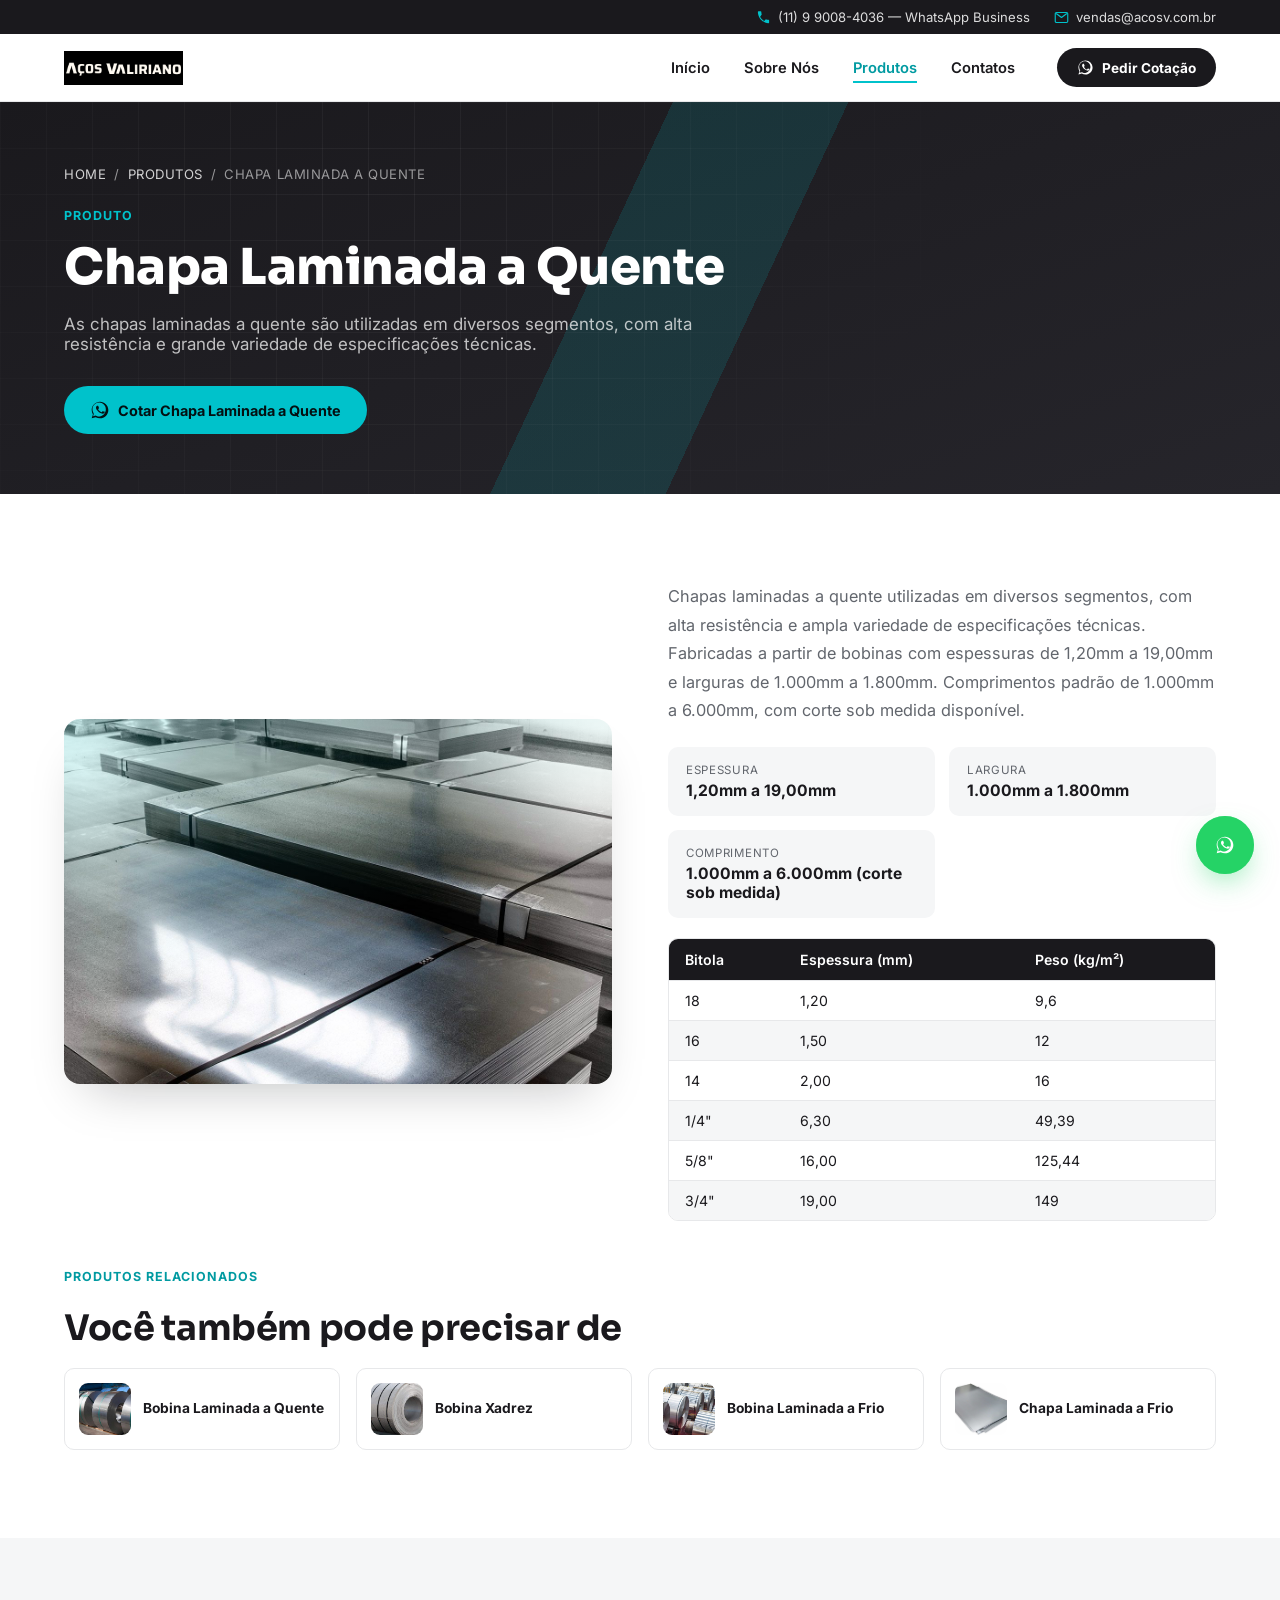
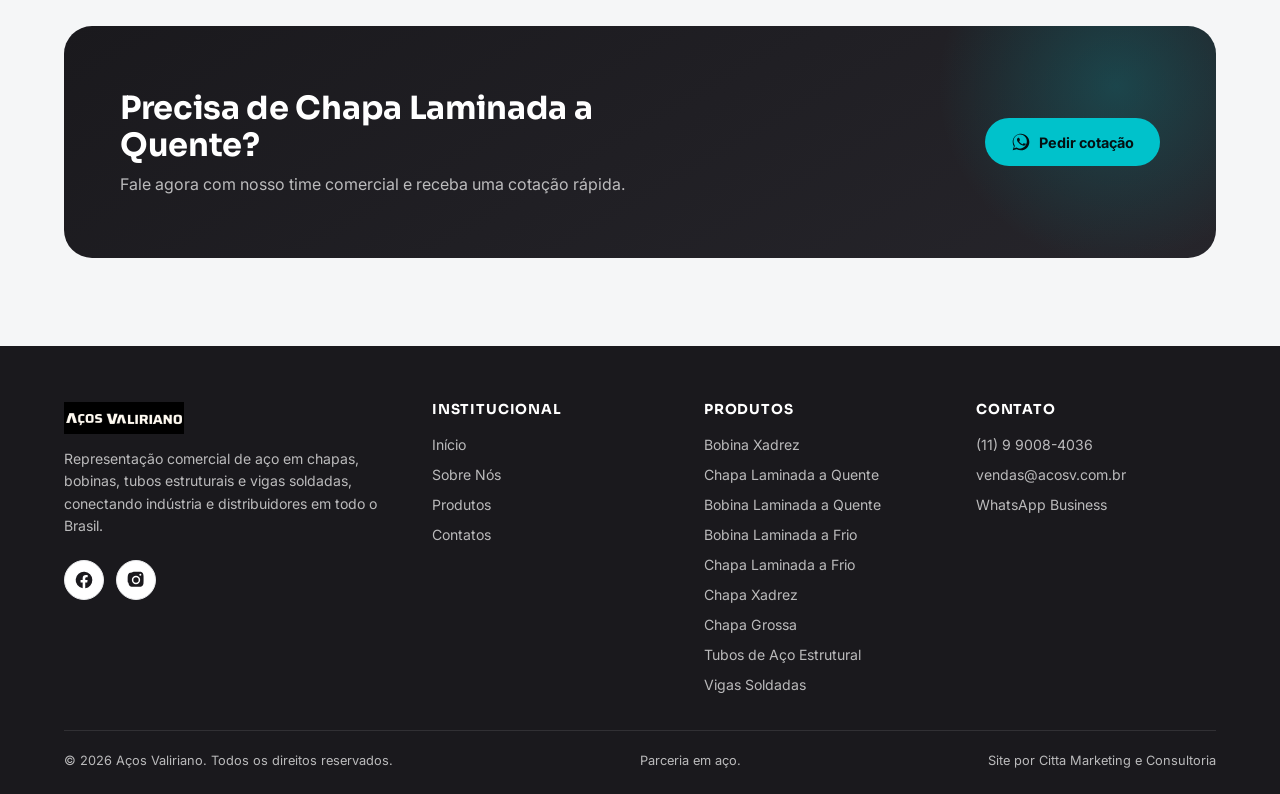
<file: produtos/chapa-laminada-a-quente.html>
<!DOCTYPE html>
<html lang="pt-BR">
<head>
<meta charset="UTF-8">
<meta name="viewport" content="width=device-width, initial-scale=1.0">
<title>Chapa Laminada a Quente | Aços Valiriano</title>
<meta name="description" content="As chapas laminadas a quente são utilizadas em diversos segmentos, com alta resistência e grande variedade de especificações técnicas.">
<meta name="robots" content="index, follow">
<link rel="canonical" href="https://acosv.com.br/produtos/chapa-laminada-a-quente.html">
<link rel="icon" href="../assets/img/logo.png" type="image/png">
<meta property="og:type" content="website">
<meta property="og:locale" content="pt_BR">
<meta property="og:site_name" content="Aços Valiriano">
<meta property="og:title" content="Chapa Laminada a Quente | Aços Valiriano">
<meta property="og:description" content="As chapas laminadas a quente são utilizadas em diversos segmentos, com alta resistência e grande variedade de especificações técnicas.">
<meta property="og:url" content="https://acosv.com.br/produtos/chapa-laminada-a-quente.html">
<meta property="og:image" content="https://acosv.com.br/assets/img/produto-chapa-laminada-quente.jpg">
<meta name="twitter:card" content="summary_large_image">
<meta name="twitter:title" content="Chapa Laminada a Quente | Aços Valiriano">
<meta name="twitter:description" content="As chapas laminadas a quente são utilizadas em diversos segmentos, com alta resistência e grande variedade de especificações técnicas.">
<meta name="twitter:image" content="https://acosv.com.br/assets/img/produto-chapa-laminada-quente.jpg">
<link rel="preconnect" href="https://fonts.googleapis.com">
<link rel="preconnect" href="https://fonts.gstatic.com" crossorigin>
<link href="https://fonts.googleapis.com/css2?family=Sora:wght@600;700;800&family=Inter:wght@400;500;600;700&display=swap" rel="stylesheet">
<link rel="stylesheet" href="../assets/styles.css">
<script type="application/ld+json">{"@context": "https://schema.org", "@type": "Organization", "name": "Aços Valiriano", "url": "https://acosv.com.br/", "logo": "https://acosv.com.br/assets/img/logo.png", "telephone": "+5511990084036", "email": "vendas@acosv.com.br", "sameAs": ["https://www.facebook.com/profile.php?id=61550275961854", "https://www.instagram.com/acos.valiriano/"], "areaServed": "BR-SP"}</script>
<script type="application/ld+json">{"@context": "https://schema.org", "@type": "BreadcrumbList", "itemListElement": [{"@type": "ListItem", "position": 1, "name": "Home", "item": "https://acosv.com.br/"}, {"@type": "ListItem", "position": 2, "name": "Produtos", "item": "https://acosv.com.br/produtos.html"}, {"@type": "ListItem", "position": 3, "name": "Chapa Laminada a Quente", "item": "https://acosv.com.br/produtos/chapa-laminada-a-quente.html"}]}</script>
<script type="application/ld+json">{"@context": "https://schema.org", "@type": "Product", "name": "Chapa Laminada a Quente", "description": "Chapas laminadas a quente utilizadas em diversos segmentos, com alta resistência e ampla variedade de especificações técnicas. Fabricadas a partir de bobinas com espessuras de 1,20mm a 19,00mm e larguras de 1.000mm a 1.800mm. Comprimentos padrão de 1.000mm a 6.000mm, com corte sob medida disponível.", "image": "https://acosv.com.br/assets/img/produto-chapa-laminada-quente.jpg", "brand": {"@type": "Brand", "name": "Aços Valiriano"}, "category": "Aço carbono"}</script>
<!--
  Google Tag Manager / Google Ads: cole aqui o snippet do GTM (ou gtag.js) assim que
  o container estiver criado, para habilitar o rastreamento de conversao das campanhas.
  <script async src="https://www.googletagmanager.com/gtag/js?id=SEU_ID_AQUI"></script>
-->
</head>
<body>
<div class="topbar">
  <div class="wrap">
    <a href="tel:+5511990084036"><svg class="" viewBox="0 0 24 24" width="20" height="20" aria-hidden="true"><path d="M6.6 10.8c1.4 2.8 3.8 5.2 6.6 6.6l2.2-2.2c.3-.3.7-.4 1-.2 1.1.4 2.3.6 3.6.6.6 0 1 .4 1 1V20c0 .6-.4 1-1 1C11.4 21 3 12.6 3 3c0-.6.4-1 1-1h3.5c.6 0 1 .4 1 1 0 1.3.2 2.5.6 3.6.1.3 0 .7-.2 1z" fill="currentColor"/></svg>(11) 9 9008-4036 — WhatsApp Business</a>
    <a href="mailto:vendas@acosv.com.br"><svg class="" viewBox="0 0 24 24" width="20" height="20" aria-hidden="true"><path d="M2 6a2 2 0 0 1 2-2h16a2 2 0 0 1 2 2v12a2 2 0 0 1-2 2H4a2 2 0 0 1-2-2zm2 0 8 6 8-6" fill="none" stroke="currentColor" stroke-width="1.8" stroke-linecap="round" stroke-linejoin="round"/></svg>vendas@acosv.com.br</a>
  </div>
</div>
<header class="site-header" id="siteHeader">
  <div class="nav-inner wrap">
    <a href="../index.html" class="brand">
      <img src="../assets/img/logo.png" width="140" height="40" alt="Aços Valiriano">
    </a>
    <nav class="nav-links" id="navLinks">
      <a href="../index.html" class="nav-link">Início</a>
      <a href="../institucional.html" class="nav-link">Sobre Nós</a>
      <a href="../produtos.html" class="nav-link" aria-current="page">Produtos</a>
      <a href="../contato.html" class="nav-link">Contatos</a>
    </nav>
    <a class="nav-cta" href="https://wa.me/message/XRI6LP23MOQJP1" target="_blank" rel="noopener">
      <svg class="" viewBox="0 0 24 24" width="20" height="20" aria-hidden="true"><path d="M17.5 14.4c-.3-.1-1.6-.8-1.9-.9-.3-.1-.4-.1-.6.1-.2.3-.7.9-.8 1-.1.2-.3.2-.6.1-.3-.1-1.2-.4-2.2-1.4-.8-.7-1.4-1.6-1.5-1.9-.2-.3 0-.4.1-.6.1-.1.3-.3.4-.5.1-.2.2-.3.3-.5.1-.2 0-.4 0-.5 0-.1-.6-1.5-.8-2-.2-.5-.4-.5-.6-.5h-.5c-.2 0-.5.1-.7.3-.2.3-.9.9-.9 2.1 0 1.2.9 2.4 1 2.6.1.2 1.8 2.8 4.4 3.9.6.3 1.1.4 1.5.6.6.2 1.2.2 1.6.1.5-.1 1.6-.6 1.8-1.3.2-.6.2-1.1.2-1.3-.1-.1-.2-.2-.5-.3z" fill="currentColor"/><path d="M12 2C6.5 2 2 6.5 2 12c0 1.9.5 3.7 1.5 5.3L2 22l4.8-1.4C8.3 21.5 10.1 22 12 22c5.5 0 10-4.5 10-10S17.5 2 12 2zm0 18.2c-1.7 0-3.4-.5-4.8-1.4l-.3-.2-3.2.9.9-3.1-.2-.3C3.5 14 3 12.5 3 11 3 6.6 6.6 3 11 3s8 3.6 8 8-3.6 9-9 9z" fill="currentColor"/></svg><span>Pedir Cotação</span>
    </a>
    <button class="nav-toggle" id="navToggle" aria-label="Abrir menu">
      <span></span><span></span><span></span>
    </button>
  </div>
</header>
<main>
<section class="page-hero">
    <div class="hero-cut"></div><div class="hero-grid-lines"></div>
    <div class="wrap">
      <nav class="breadcrumb" aria-label="breadcrumb"><a href="../index.html">Home</a><span>/</span><a href="../produtos.html">Produtos</a><span>/</span><span>Chapa Laminada a Quente</span></nav>
      <p class="eyebrow reveal">Produto</p>
      <h1 class="reveal" data-delay="1">Chapa Laminada a Quente</h1>
      <p class="lead reveal" data-delay="2">As chapas laminadas a quente são utilizadas em diversos segmentos, com alta resistência e grande variedade de especificações técnicas.</p>
      <div class="hero-actions reveal" data-delay="3">
        <a class="btn btn-primary" href="https://wa.me/message/XRI6LP23MOQJP1" target="_blank" rel="noopener"><svg class="" viewBox="0 0 24 24" width="20" height="20" aria-hidden="true"><path d="M17.5 14.4c-.3-.1-1.6-.8-1.9-.9-.3-.1-.4-.1-.6.1-.2.3-.7.9-.8 1-.1.2-.3.2-.6.1-.3-.1-1.2-.4-2.2-1.4-.8-.7-1.4-1.6-1.5-1.9-.2-.3 0-.4.1-.6.1-.1.3-.3.4-.5.1-.2.2-.3.3-.5.1-.2 0-.4 0-.5 0-.1-.6-1.5-.8-2-.2-.5-.4-.5-.6-.5h-.5c-.2 0-.5.1-.7.3-.2.3-.9.9-.9 2.1 0 1.2.9 2.4 1 2.6.1.2 1.8 2.8 4.4 3.9.6.3 1.1.4 1.5.6.6.2 1.2.2 1.6.1.5-.1 1.6-.6 1.8-1.3.2-.6.2-1.1.2-1.3-.1-.1-.2-.2-.5-.3z" fill="currentColor"/><path d="M12 2C6.5 2 2 6.5 2 12c0 1.9.5 3.7 1.5 5.3L2 22l4.8-1.4C8.3 21.5 10.1 22 12 22c5.5 0 10-4.5 10-10S17.5 2 12 2zm0 18.2c-1.7 0-3.4-.5-4.8-1.4l-.3-.2-3.2.9.9-3.1-.2-.3C3.5 14 3 12.5 3 11 3 6.6 6.6 3 11 3s8 3.6 8 8-3.6 9-9 9z" fill="currentColor"/></svg><span>Cotar Chapa Laminada a Quente</span></a>
      </div>
    </div>
  </section><section class="section">
    <div class="wrap">
      <div class="split">
        <div class="split-media reveal">
          <img src="../assets/img/produto-chapa-laminada-quente.jpg" alt="Chapa Laminada a Quente — Aços Valiriano" width="900" height="600" loading="lazy">
        </div>
        <div class="split-body">
          <p class="reveal">Chapas laminadas a quente utilizadas em diversos segmentos, com alta resistência e ampla variedade de especificações técnicas. Fabricadas a partir de bobinas com espessuras de 1,20mm a 19,00mm e larguras de 1.000mm a 1.800mm. Comprimentos padrão de 1.000mm a 6.000mm, com corte sob medida disponível.</p>
          <div class="spec-list reveal" data-delay="1" style="margin-top:22px;">
          <div class="spec-item"><div class="k">Espessura</div><div class="v">1,20mm a 19,00mm</div></div>
          <div class="spec-item"><div class="k">Largura</div><div class="v">1.000mm a 1.800mm</div></div>
          <div class="spec-item"><div class="k">Comprimento</div><div class="v">1.000mm a 6.000mm (corte sob medida)</div></div>
          </div>

      <div class="spec-table-wrap reveal" data-delay="1" style="margin-top:20px;">
        <table class="spec-table">
          <thead><tr><th>Bitola</th><th>Espessura (mm)</th><th>Peso (kg/m²)</th></tr></thead>
          <tbody>
          <tr><td>18</td><td>1,20</td><td>9,6</td></tr>
          <tr><td>16</td><td>1,50</td><td>12</td></tr>
          <tr><td>14</td><td>2,00</td><td>16</td></tr>
          <tr><td>1/4"</td><td>6,30</td><td>49,39</td></tr>
          <tr><td>5/8"</td><td>16,00</td><td>125,44</td></tr>
          <tr><td>3/4"</td><td>19,00</td><td>149</td></tr>
          </tbody>
        </table>
      </div>
        </div>
      </div>


      <div class="section-head reveal" style="margin-top:44px; margin-bottom:20px;">
        <p class="eyebrow">Produtos relacionados</p>
        <h2>Você também pode precisar de</h2>
      </div>
      <div class="related-grid">
        <a class="related-card reveal" data-delay="1" href="bobina-laminada-a-quente.html"><img src="../assets/img/produto-bobina-laminada-quente.jpg" alt="Bobina Laminada a Quente" width="52" height="52" loading="lazy"><span>Bobina Laminada a Quente</span></a>
        <a class="related-card reveal" data-delay="2" href="bobina-xadrez.html"><img src="../assets/img/produto-bobina-xadrez.jpg" alt="Bobina Xadrez" width="52" height="52" loading="lazy"><span>Bobina Xadrez</span></a>
        <a class="related-card reveal" data-delay="3" href="bobina-laminada-a-frio.html"><img src="../assets/img/produto-bobina-laminada-fria.jpg" alt="Bobina Laminada a Frio" width="52" height="52" loading="lazy"><span>Bobina Laminada a Frio</span></a>
        <a class="related-card reveal" data-delay="4" href="chapa-laminada-a-frio.html"><img src="../assets/img/produto-chapa-laminada-fria.jpg" alt="Chapa Laminada a Frio" width="52" height="52" loading="lazy"><span>Chapa Laminada a Frio</span></a>
      </div>
    </div>
  </section><section class="section bg-alt"><div class="wrap"><div class="cta-banner reveal">
      <div>
        <h2>Precisa de Chapa Laminada a Quente?</h2>
        <p>Fale agora com nosso time comercial e receba uma cotação rápida.</p>
      </div>
      <a class="btn btn-primary" href="https://wa.me/message/XRI6LP23MOQJP1" target="_blank" rel="noopener"><svg class="" viewBox="0 0 24 24" width="20" height="20" aria-hidden="true"><path d="M17.5 14.4c-.3-.1-1.6-.8-1.9-.9-.3-.1-.4-.1-.6.1-.2.3-.7.9-.8 1-.1.2-.3.2-.6.1-.3-.1-1.2-.4-2.2-1.4-.8-.7-1.4-1.6-1.5-1.9-.2-.3 0-.4.1-.6.1-.1.3-.3.4-.5.1-.2.2-.3.3-.5.1-.2 0-.4 0-.5 0-.1-.6-1.5-.8-2-.2-.5-.4-.5-.6-.5h-.5c-.2 0-.5.1-.7.3-.2.3-.9.9-.9 2.1 0 1.2.9 2.4 1 2.6.1.2 1.8 2.8 4.4 3.9.6.3 1.1.4 1.5.6.6.2 1.2.2 1.6.1.5-.1 1.6-.6 1.8-1.3.2-.6.2-1.1.2-1.3-.1-.1-.2-.2-.5-.3z" fill="currentColor"/><path d="M12 2C6.5 2 2 6.5 2 12c0 1.9.5 3.7 1.5 5.3L2 22l4.8-1.4C8.3 21.5 10.1 22 12 22c5.5 0 10-4.5 10-10S17.5 2 12 2zm0 18.2c-1.7 0-3.4-.5-4.8-1.4l-.3-.2-3.2.9.9-3.1-.2-.3C3.5 14 3 12.5 3 11 3 6.6 6.6 3 11 3s8 3.6 8 8-3.6 9-9 9z" fill="currentColor"/></svg><span>Pedir cotação</span></a>
    </div></div></section>
</main>
<footer class="site-footer">
  <div class="wrap">
    <div class="footer-grid">
      <div>
        <img src="../assets/img/logo.png" width="120" height="34" alt="Aços Valiriano">
        <p>Representação comercial de aço em chapas, bobinas, tubos estruturais e vigas soldadas, conectando indústria e distribuidores em todo o Brasil.</p>
        <div class="social-row">
          <a href="https://www.facebook.com/profile.php?id=61550275961854" target="_blank" rel="noopener" aria-label="Facebook"><svg class="" viewBox="0 0 24 24" width="20" height="20" aria-hidden="true"><path d="M22 12a10 10 0 1 0-11.6 9.9v-7H7.9V12h2.5V9.8c0-2.5 1.5-3.9 3.8-3.9 1.1 0 2.2.2 2.2.2v2.5h-1.3c-1.2 0-1.6.8-1.6 1.6V12h2.8l-.4 2.9h-2.4v7A10 10 0 0 0 22 12z" fill="currentColor"/></svg></a>
          <a href="https://www.instagram.com/acos.valiriano/" target="_blank" rel="noopener" aria-label="Instagram"><svg class="" viewBox="0 0 24 24" width="20" height="20" aria-hidden="true"><path d="M12 2c2.7 0 3 0 4.1.1 1.1 0 1.8.2 2.2.4.6.2 1 .5 1.4.9.4.4.7.8.9 1.4.2.4.3 1.1.4 2.2.1 1.1.1 1.4.1 4.1s0 3-.1 4.1c0 1.1-.2 1.8-.4 2.2-.2.6-.5 1-.9 1.4-.4.4-.8.7-1.4.9-.4.2-1.1.3-2.2.4-1.1.1-1.4.1-4.1.1s-3 0-4.1-.1c-1.1 0-1.8-.2-2.2-.4-.6-.2-1-.5-1.4-.9-.4-.4-.7-.8-.9-1.4-.2-.4-.3-1.1-.4-2.2C2 15 2 14.7 2 12s0-3 .1-4.1c0-1.1.2-1.8.4-2.2.2-.6.5-1 .9-1.4.4-.4.8-.7 1.4-.9.4-.2 1.1-.3 2.2-.4C9 2 9.3 2 12 2zm0 5a5 5 0 1 0 0 10 5 5 0 0 0 0-10zm0 8.2a3.2 3.2 0 1 1 0-6.4 3.2 3.2 0 0 1 0 6.4zm5.2-8.4a1.2 1.2 0 1 0 0-2.4 1.2 1.2 0 0 0 0 2.4z" fill="currentColor"/></svg></a>
        </div>
      </div>
      <div class="footer-col">
        <h4>Institucional</h4>
        <ul>
          <li><a href="../index.html">Início</a></li>
          <li><a href="../institucional.html">Sobre Nós</a></li>
          <li><a href="../produtos.html">Produtos</a></li>
          <li><a href="../contato.html">Contatos</a></li>
        </ul>
      </div>
      <div class="footer-col">
        <h4>Produtos</h4>
        <ul>
          <li><a href="../produtos/bobina-xadrez.html">Bobina Xadrez</a></li>
          <li><a href="../produtos/chapa-laminada-a-quente.html">Chapa Laminada a Quente</a></li>
          <li><a href="../produtos/bobina-laminada-a-quente.html">Bobina Laminada a Quente</a></li>
          <li><a href="../produtos/bobina-laminada-a-frio.html">Bobina Laminada a Frio</a></li>
          <li><a href="../produtos/chapa-laminada-a-frio.html">Chapa Laminada a Frio</a></li>
          <li><a href="../produtos/chapa-xadrez.html">Chapa Xadrez</a></li>
          <li><a href="../produtos/chapa-grossa.html">Chapa Grossa</a></li>
          <li><a href="../produtos/tubos-de-aco-estrutural.html">Tubos de Aço Estrutural</a></li>
          <li><a href="../produtos/vigas-soldadas.html">Vigas Soldadas</a></li>
        </ul>
      </div>
      <div class="footer-col">
        <h4>Contato</h4>
        <ul>
          <li><a href="tel:+5511990084036">(11) 9 9008-4036</a></li>
          <li><a href="mailto:vendas@acosv.com.br">vendas@acosv.com.br</a></li>
          <li><a href="https://wa.me/message/XRI6LP23MOQJP1" target="_blank" rel="noopener">WhatsApp Business</a></li>
        </ul>
      </div>
    </div>
    <div class="footer-bottom">
      <span>&copy; <span id="year"></span> Aços Valiriano. Todos os direitos reservados.</span>
      <span>Parceria em aço.</span>
      <span>Site por Citta Marketing e Consultoria</span>
    </div>
  </div>
</footer>

<a class="whatsapp-float" href="https://wa.me/message/XRI6LP23MOQJP1" target="_blank" rel="noopener" aria-label="Falar no WhatsApp">
  <span class="pulse-ring"></span>
  <svg class="" viewBox="0 0 24 24" width="20" height="20" aria-hidden="true"><path d="M17.5 14.4c-.3-.1-1.6-.8-1.9-.9-.3-.1-.4-.1-.6.1-.2.3-.7.9-.8 1-.1.2-.3.2-.6.1-.3-.1-1.2-.4-2.2-1.4-.8-.7-1.4-1.6-1.5-1.9-.2-.3 0-.4.1-.6.1-.1.3-.3.4-.5.1-.2.2-.3.3-.5.1-.2 0-.4 0-.5 0-.1-.6-1.5-.8-2-.2-.5-.4-.5-.6-.5h-.5c-.2 0-.5.1-.7.3-.2.3-.9.9-.9 2.1 0 1.2.9 2.4 1 2.6.1.2 1.8 2.8 4.4 3.9.6.3 1.1.4 1.5.6.6.2 1.2.2 1.6.1.5-.1 1.6-.6 1.8-1.3.2-.6.2-1.1.2-1.3-.1-.1-.2-.2-.5-.3z" fill="currentColor"/><path d="M12 2C6.5 2 2 6.5 2 12c0 1.9.5 3.7 1.5 5.3L2 22l4.8-1.4C8.3 21.5 10.1 22 12 22c5.5 0 10-4.5 10-10S17.5 2 12 2zm0 18.2c-1.7 0-3.4-.5-4.8-1.4l-.3-.2-3.2.9.9-3.1-.2-.3C3.5 14 3 12.5 3 11 3 6.6 6.6 3 11 3s8 3.6 8 8-3.6 9-9 9z" fill="currentColor"/></svg>
</a>
<script>document.getElementById("year").textContent = new Date().getFullYear();</script>
<script src="../assets/script.js"></script>
</body>
</html>
</file>
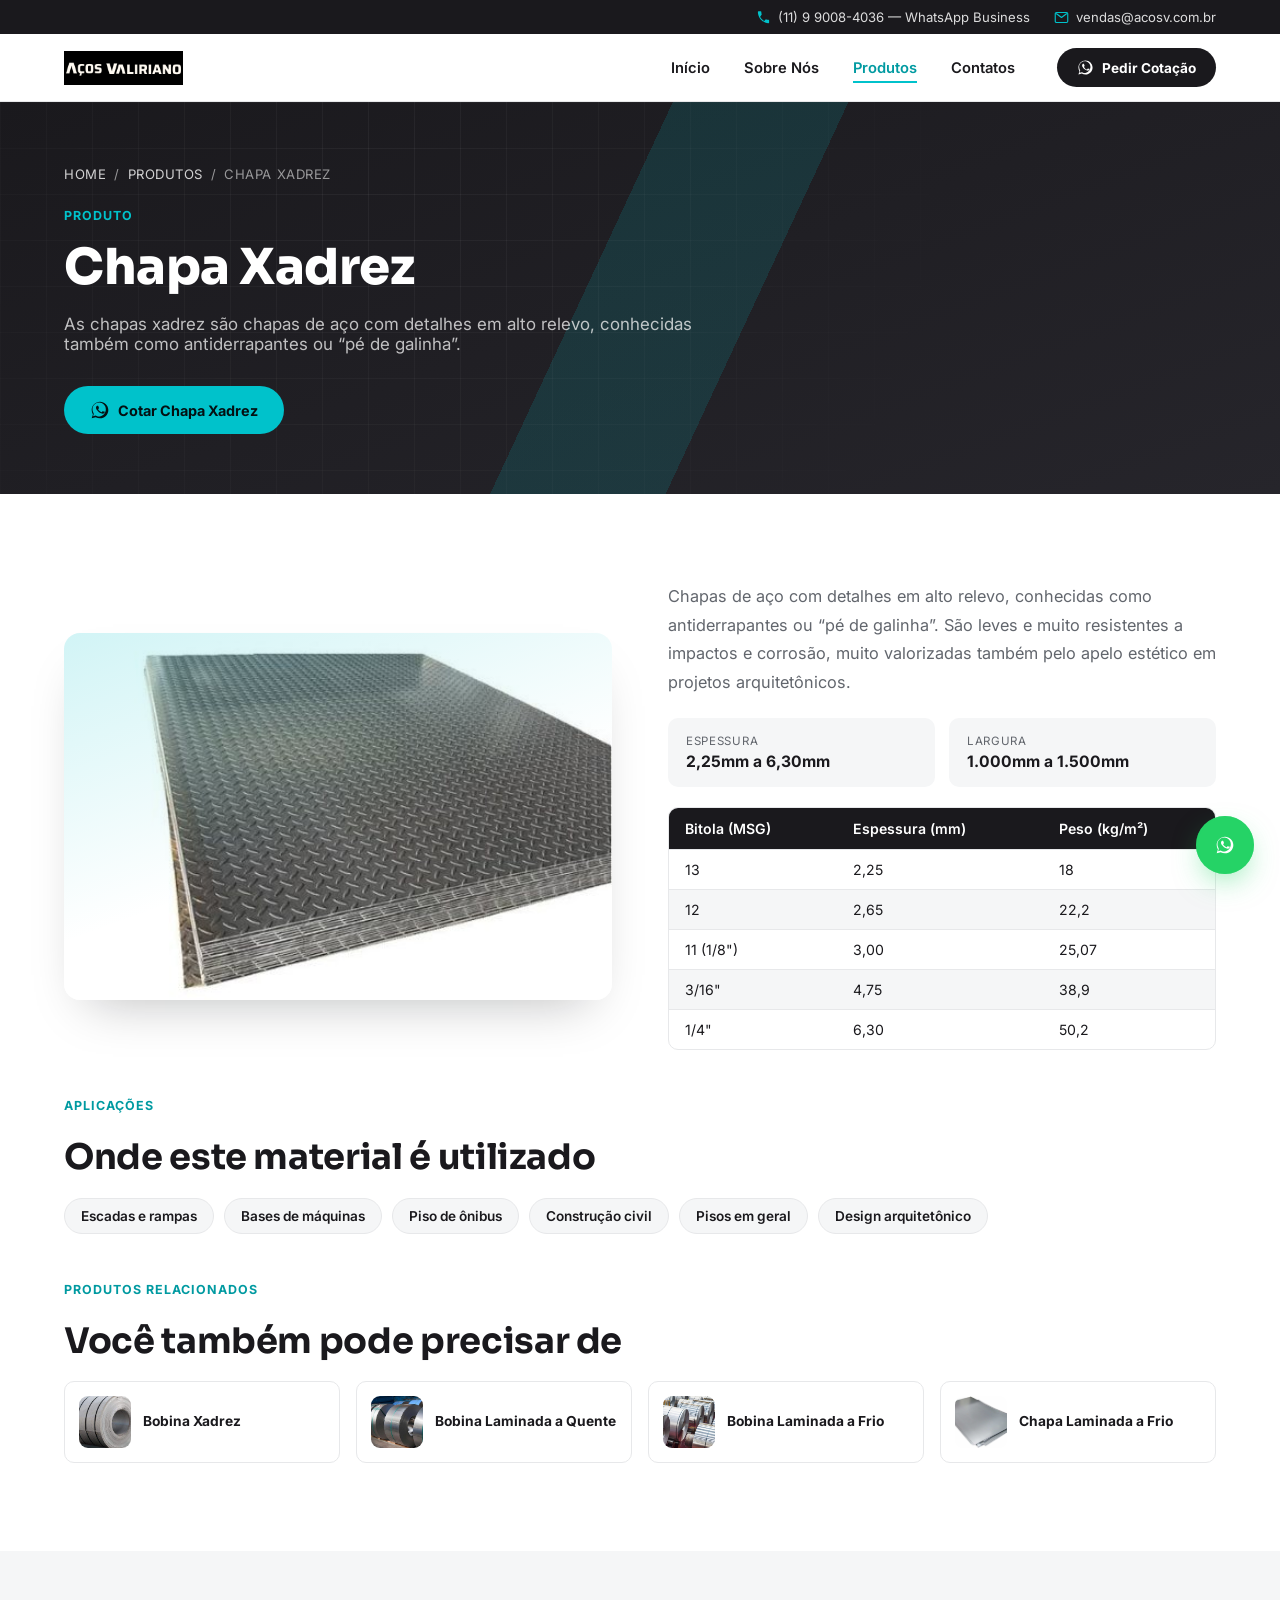
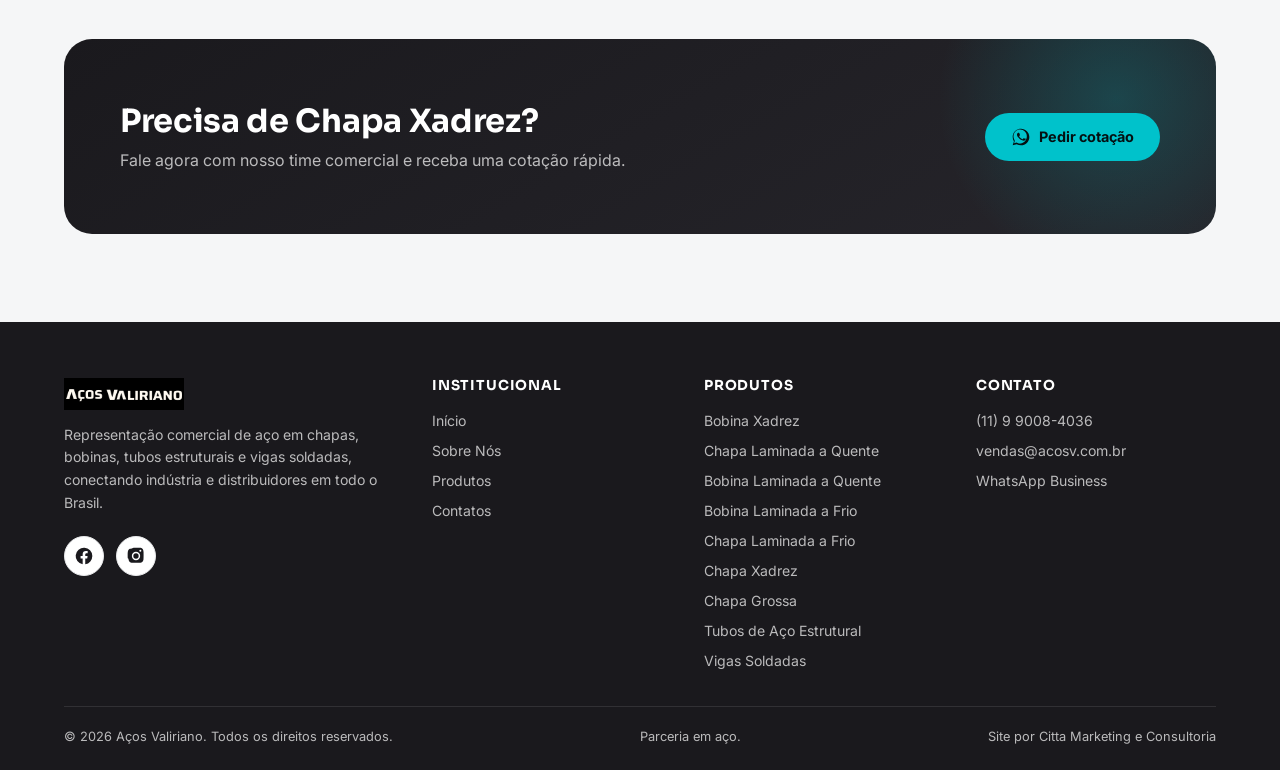
<file: produtos/chapa-xadrez.html>
<!DOCTYPE html>
<html lang="pt-BR">
<head>
<meta charset="UTF-8">
<meta name="viewport" content="width=device-width, initial-scale=1.0">
<title>Chapa Xadrez | Aços Valiriano</title>
<meta name="description" content="As chapas xadrez são chapas de aço com detalhes em alto relevo, conhecidas também como antiderrapantes ou “pé de galinha”.">
<meta name="robots" content="index, follow">
<link rel="canonical" href="https://acosv.com.br/produtos/chapa-xadrez.html">
<link rel="icon" href="../assets/img/logo.png" type="image/png">
<meta property="og:type" content="website">
<meta property="og:locale" content="pt_BR">
<meta property="og:site_name" content="Aços Valiriano">
<meta property="og:title" content="Chapa Xadrez | Aços Valiriano">
<meta property="og:description" content="As chapas xadrez são chapas de aço com detalhes em alto relevo, conhecidas também como antiderrapantes ou “pé de galinha”.">
<meta property="og:url" content="https://acosv.com.br/produtos/chapa-xadrez.html">
<meta property="og:image" content="https://acosv.com.br/assets/img/produto-chapa-xadrez.jpg">
<meta name="twitter:card" content="summary_large_image">
<meta name="twitter:title" content="Chapa Xadrez | Aços Valiriano">
<meta name="twitter:description" content="As chapas xadrez são chapas de aço com detalhes em alto relevo, conhecidas também como antiderrapantes ou “pé de galinha”.">
<meta name="twitter:image" content="https://acosv.com.br/assets/img/produto-chapa-xadrez.jpg">
<link rel="preconnect" href="https://fonts.googleapis.com">
<link rel="preconnect" href="https://fonts.gstatic.com" crossorigin>
<link href="https://fonts.googleapis.com/css2?family=Sora:wght@600;700;800&family=Inter:wght@400;500;600;700&display=swap" rel="stylesheet">
<link rel="stylesheet" href="../assets/styles.css">
<script type="application/ld+json">{"@context": "https://schema.org", "@type": "Organization", "name": "Aços Valiriano", "url": "https://acosv.com.br/", "logo": "https://acosv.com.br/assets/img/logo.png", "telephone": "+5511990084036", "email": "vendas@acosv.com.br", "sameAs": ["https://www.facebook.com/profile.php?id=61550275961854", "https://www.instagram.com/acos.valiriano/"], "areaServed": "BR-SP"}</script>
<script type="application/ld+json">{"@context": "https://schema.org", "@type": "BreadcrumbList", "itemListElement": [{"@type": "ListItem", "position": 1, "name": "Home", "item": "https://acosv.com.br/"}, {"@type": "ListItem", "position": 2, "name": "Produtos", "item": "https://acosv.com.br/produtos.html"}, {"@type": "ListItem", "position": 3, "name": "Chapa Xadrez", "item": "https://acosv.com.br/produtos/chapa-xadrez.html"}]}</script>
<script type="application/ld+json">{"@context": "https://schema.org", "@type": "Product", "name": "Chapa Xadrez", "description": "Chapas de aço com detalhes em alto relevo, conhecidas como antiderrapantes ou “pé de galinha”. São leves e muito resistentes a impactos e corrosão, muito valorizadas também pelo apelo estético em projetos arquitetônicos.", "image": "https://acosv.com.br/assets/img/produto-chapa-xadrez.jpg", "brand": {"@type": "Brand", "name": "Aços Valiriano"}, "category": "Aço carbono"}</script>
<!--
  Google Tag Manager / Google Ads: cole aqui o snippet do GTM (ou gtag.js) assim que
  o container estiver criado, para habilitar o rastreamento de conversao das campanhas.
  <script async src="https://www.googletagmanager.com/gtag/js?id=SEU_ID_AQUI"></script>
-->
</head>
<body>
<div class="topbar">
  <div class="wrap">
    <a href="tel:+5511990084036"><svg class="" viewBox="0 0 24 24" width="20" height="20" aria-hidden="true"><path d="M6.6 10.8c1.4 2.8 3.8 5.2 6.6 6.6l2.2-2.2c.3-.3.7-.4 1-.2 1.1.4 2.3.6 3.6.6.6 0 1 .4 1 1V20c0 .6-.4 1-1 1C11.4 21 3 12.6 3 3c0-.6.4-1 1-1h3.5c.6 0 1 .4 1 1 0 1.3.2 2.5.6 3.6.1.3 0 .7-.2 1z" fill="currentColor"/></svg>(11) 9 9008-4036 — WhatsApp Business</a>
    <a href="mailto:vendas@acosv.com.br"><svg class="" viewBox="0 0 24 24" width="20" height="20" aria-hidden="true"><path d="M2 6a2 2 0 0 1 2-2h16a2 2 0 0 1 2 2v12a2 2 0 0 1-2 2H4a2 2 0 0 1-2-2zm2 0 8 6 8-6" fill="none" stroke="currentColor" stroke-width="1.8" stroke-linecap="round" stroke-linejoin="round"/></svg>vendas@acosv.com.br</a>
  </div>
</div>
<header class="site-header" id="siteHeader">
  <div class="nav-inner wrap">
    <a href="../index.html" class="brand">
      <img src="../assets/img/logo.png" width="140" height="40" alt="Aços Valiriano">
    </a>
    <nav class="nav-links" id="navLinks">
      <a href="../index.html" class="nav-link">Início</a>
      <a href="../institucional.html" class="nav-link">Sobre Nós</a>
      <a href="../produtos.html" class="nav-link" aria-current="page">Produtos</a>
      <a href="../contato.html" class="nav-link">Contatos</a>
    </nav>
    <a class="nav-cta" href="https://wa.me/message/XRI6LP23MOQJP1" target="_blank" rel="noopener">
      <svg class="" viewBox="0 0 24 24" width="20" height="20" aria-hidden="true"><path d="M17.5 14.4c-.3-.1-1.6-.8-1.9-.9-.3-.1-.4-.1-.6.1-.2.3-.7.9-.8 1-.1.2-.3.2-.6.1-.3-.1-1.2-.4-2.2-1.4-.8-.7-1.4-1.6-1.5-1.9-.2-.3 0-.4.1-.6.1-.1.3-.3.4-.5.1-.2.2-.3.3-.5.1-.2 0-.4 0-.5 0-.1-.6-1.5-.8-2-.2-.5-.4-.5-.6-.5h-.5c-.2 0-.5.1-.7.3-.2.3-.9.9-.9 2.1 0 1.2.9 2.4 1 2.6.1.2 1.8 2.8 4.4 3.9.6.3 1.1.4 1.5.6.6.2 1.2.2 1.6.1.5-.1 1.6-.6 1.8-1.3.2-.6.2-1.1.2-1.3-.1-.1-.2-.2-.5-.3z" fill="currentColor"/><path d="M12 2C6.5 2 2 6.5 2 12c0 1.9.5 3.7 1.5 5.3L2 22l4.8-1.4C8.3 21.5 10.1 22 12 22c5.5 0 10-4.5 10-10S17.5 2 12 2zm0 18.2c-1.7 0-3.4-.5-4.8-1.4l-.3-.2-3.2.9.9-3.1-.2-.3C3.5 14 3 12.5 3 11 3 6.6 6.6 3 11 3s8 3.6 8 8-3.6 9-9 9z" fill="currentColor"/></svg><span>Pedir Cotação</span>
    </a>
    <button class="nav-toggle" id="navToggle" aria-label="Abrir menu">
      <span></span><span></span><span></span>
    </button>
  </div>
</header>
<main>
<section class="page-hero">
    <div class="hero-cut"></div><div class="hero-grid-lines"></div>
    <div class="wrap">
      <nav class="breadcrumb" aria-label="breadcrumb"><a href="../index.html">Home</a><span>/</span><a href="../produtos.html">Produtos</a><span>/</span><span>Chapa Xadrez</span></nav>
      <p class="eyebrow reveal">Produto</p>
      <h1 class="reveal" data-delay="1">Chapa Xadrez</h1>
      <p class="lead reveal" data-delay="2">As chapas xadrez são chapas de aço com detalhes em alto relevo, conhecidas também como antiderrapantes ou “pé de galinha”.</p>
      <div class="hero-actions reveal" data-delay="3">
        <a class="btn btn-primary" href="https://wa.me/message/XRI6LP23MOQJP1" target="_blank" rel="noopener"><svg class="" viewBox="0 0 24 24" width="20" height="20" aria-hidden="true"><path d="M17.5 14.4c-.3-.1-1.6-.8-1.9-.9-.3-.1-.4-.1-.6.1-.2.3-.7.9-.8 1-.1.2-.3.2-.6.1-.3-.1-1.2-.4-2.2-1.4-.8-.7-1.4-1.6-1.5-1.9-.2-.3 0-.4.1-.6.1-.1.3-.3.4-.5.1-.2.2-.3.3-.5.1-.2 0-.4 0-.5 0-.1-.6-1.5-.8-2-.2-.5-.4-.5-.6-.5h-.5c-.2 0-.5.1-.7.3-.2.3-.9.9-.9 2.1 0 1.2.9 2.4 1 2.6.1.2 1.8 2.8 4.4 3.9.6.3 1.1.4 1.5.6.6.2 1.2.2 1.6.1.5-.1 1.6-.6 1.8-1.3.2-.6.2-1.1.2-1.3-.1-.1-.2-.2-.5-.3z" fill="currentColor"/><path d="M12 2C6.5 2 2 6.5 2 12c0 1.9.5 3.7 1.5 5.3L2 22l4.8-1.4C8.3 21.5 10.1 22 12 22c5.5 0 10-4.5 10-10S17.5 2 12 2zm0 18.2c-1.7 0-3.4-.5-4.8-1.4l-.3-.2-3.2.9.9-3.1-.2-.3C3.5 14 3 12.5 3 11 3 6.6 6.6 3 11 3s8 3.6 8 8-3.6 9-9 9z" fill="currentColor"/></svg><span>Cotar Chapa Xadrez</span></a>
      </div>
    </div>
  </section><section class="section">
    <div class="wrap">
      <div class="split">
        <div class="split-media reveal">
          <img src="../assets/img/produto-chapa-xadrez.jpg" alt="Chapa Xadrez — Aços Valiriano" width="900" height="600" loading="lazy">
        </div>
        <div class="split-body">
          <p class="reveal">Chapas de aço com detalhes em alto relevo, conhecidas como antiderrapantes ou “pé de galinha”. São leves e muito resistentes a impactos e corrosão, muito valorizadas também pelo apelo estético em projetos arquitetônicos.</p>
          <div class="spec-list reveal" data-delay="1" style="margin-top:22px;">
          <div class="spec-item"><div class="k">Espessura</div><div class="v">2,25mm a 6,30mm</div></div>
          <div class="spec-item"><div class="k">Largura</div><div class="v">1.000mm a 1.500mm</div></div>
          </div>

      <div class="spec-table-wrap reveal" data-delay="1" style="margin-top:20px;">
        <table class="spec-table">
          <thead><tr><th>Bitola (MSG)</th><th>Espessura (mm)</th><th>Peso (kg/m²)</th></tr></thead>
          <tbody>
          <tr><td>13</td><td>2,25</td><td>18</td></tr>
          <tr><td>12</td><td>2,65</td><td>22,2</td></tr>
          <tr><td>11 (1/8")</td><td>3,00</td><td>25,07</td></tr>
          <tr><td>3/16"</td><td>4,75</td><td>38,9</td></tr>
          <tr><td>1/4"</td><td>6,30</td><td>50,2</td></tr>
          </tbody>
        </table>
      </div>
        </div>
      </div>

      <div class="section-head reveal" style="margin-top:44px; margin-bottom:20px;">
        <p class="eyebrow">Aplicações</p>
        <h2>Onde este material é utilizado</h2>
      </div>
      <div class="tag-list reveal">
          <span class="tag">Escadas e rampas</span>
          <span class="tag">Bases de máquinas</span>
          <span class="tag">Piso de ônibus</span>
          <span class="tag">Construção civil</span>
          <span class="tag">Pisos em geral</span>
          <span class="tag">Design arquitetônico</span>
      </div>

      <div class="section-head reveal" style="margin-top:44px; margin-bottom:20px;">
        <p class="eyebrow">Produtos relacionados</p>
        <h2>Você também pode precisar de</h2>
      </div>
      <div class="related-grid">
        <a class="related-card reveal" data-delay="1" href="bobina-xadrez.html"><img src="../assets/img/produto-bobina-xadrez.jpg" alt="Bobina Xadrez" width="52" height="52" loading="lazy"><span>Bobina Xadrez</span></a>
        <a class="related-card reveal" data-delay="2" href="bobina-laminada-a-quente.html"><img src="../assets/img/produto-bobina-laminada-quente.jpg" alt="Bobina Laminada a Quente" width="52" height="52" loading="lazy"><span>Bobina Laminada a Quente</span></a>
        <a class="related-card reveal" data-delay="3" href="bobina-laminada-a-frio.html"><img src="../assets/img/produto-bobina-laminada-fria.jpg" alt="Bobina Laminada a Frio" width="52" height="52" loading="lazy"><span>Bobina Laminada a Frio</span></a>
        <a class="related-card reveal" data-delay="4" href="chapa-laminada-a-frio.html"><img src="../assets/img/produto-chapa-laminada-fria.jpg" alt="Chapa Laminada a Frio" width="52" height="52" loading="lazy"><span>Chapa Laminada a Frio</span></a>
      </div>
    </div>
  </section><section class="section bg-alt"><div class="wrap"><div class="cta-banner reveal">
      <div>
        <h2>Precisa de Chapa Xadrez?</h2>
        <p>Fale agora com nosso time comercial e receba uma cotação rápida.</p>
      </div>
      <a class="btn btn-primary" href="https://wa.me/message/XRI6LP23MOQJP1" target="_blank" rel="noopener"><svg class="" viewBox="0 0 24 24" width="20" height="20" aria-hidden="true"><path d="M17.5 14.4c-.3-.1-1.6-.8-1.9-.9-.3-.1-.4-.1-.6.1-.2.3-.7.9-.8 1-.1.2-.3.2-.6.1-.3-.1-1.2-.4-2.2-1.4-.8-.7-1.4-1.6-1.5-1.9-.2-.3 0-.4.1-.6.1-.1.3-.3.4-.5.1-.2.2-.3.3-.5.1-.2 0-.4 0-.5 0-.1-.6-1.5-.8-2-.2-.5-.4-.5-.6-.5h-.5c-.2 0-.5.1-.7.3-.2.3-.9.9-.9 2.1 0 1.2.9 2.4 1 2.6.1.2 1.8 2.8 4.4 3.9.6.3 1.1.4 1.5.6.6.2 1.2.2 1.6.1.5-.1 1.6-.6 1.8-1.3.2-.6.2-1.1.2-1.3-.1-.1-.2-.2-.5-.3z" fill="currentColor"/><path d="M12 2C6.5 2 2 6.5 2 12c0 1.9.5 3.7 1.5 5.3L2 22l4.8-1.4C8.3 21.5 10.1 22 12 22c5.5 0 10-4.5 10-10S17.5 2 12 2zm0 18.2c-1.7 0-3.4-.5-4.8-1.4l-.3-.2-3.2.9.9-3.1-.2-.3C3.5 14 3 12.5 3 11 3 6.6 6.6 3 11 3s8 3.6 8 8-3.6 9-9 9z" fill="currentColor"/></svg><span>Pedir cotação</span></a>
    </div></div></section>
</main>
<footer class="site-footer">
  <div class="wrap">
    <div class="footer-grid">
      <div>
        <img src="../assets/img/logo.png" width="120" height="34" alt="Aços Valiriano">
        <p>Representação comercial de aço em chapas, bobinas, tubos estruturais e vigas soldadas, conectando indústria e distribuidores em todo o Brasil.</p>
        <div class="social-row">
          <a href="https://www.facebook.com/profile.php?id=61550275961854" target="_blank" rel="noopener" aria-label="Facebook"><svg class="" viewBox="0 0 24 24" width="20" height="20" aria-hidden="true"><path d="M22 12a10 10 0 1 0-11.6 9.9v-7H7.9V12h2.5V9.8c0-2.5 1.5-3.9 3.8-3.9 1.1 0 2.2.2 2.2.2v2.5h-1.3c-1.2 0-1.6.8-1.6 1.6V12h2.8l-.4 2.9h-2.4v7A10 10 0 0 0 22 12z" fill="currentColor"/></svg></a>
          <a href="https://www.instagram.com/acos.valiriano/" target="_blank" rel="noopener" aria-label="Instagram"><svg class="" viewBox="0 0 24 24" width="20" height="20" aria-hidden="true"><path d="M12 2c2.7 0 3 0 4.1.1 1.1 0 1.8.2 2.2.4.6.2 1 .5 1.4.9.4.4.7.8.9 1.4.2.4.3 1.1.4 2.2.1 1.1.1 1.4.1 4.1s0 3-.1 4.1c0 1.1-.2 1.8-.4 2.2-.2.6-.5 1-.9 1.4-.4.4-.8.7-1.4.9-.4.2-1.1.3-2.2.4-1.1.1-1.4.1-4.1.1s-3 0-4.1-.1c-1.1 0-1.8-.2-2.2-.4-.6-.2-1-.5-1.4-.9-.4-.4-.7-.8-.9-1.4-.2-.4-.3-1.1-.4-2.2C2 15 2 14.7 2 12s0-3 .1-4.1c0-1.1.2-1.8.4-2.2.2-.6.5-1 .9-1.4.4-.4.8-.7 1.4-.9.4-.2 1.1-.3 2.2-.4C9 2 9.3 2 12 2zm0 5a5 5 0 1 0 0 10 5 5 0 0 0 0-10zm0 8.2a3.2 3.2 0 1 1 0-6.4 3.2 3.2 0 0 1 0 6.4zm5.2-8.4a1.2 1.2 0 1 0 0-2.4 1.2 1.2 0 0 0 0 2.4z" fill="currentColor"/></svg></a>
        </div>
      </div>
      <div class="footer-col">
        <h4>Institucional</h4>
        <ul>
          <li><a href="../index.html">Início</a></li>
          <li><a href="../institucional.html">Sobre Nós</a></li>
          <li><a href="../produtos.html">Produtos</a></li>
          <li><a href="../contato.html">Contatos</a></li>
        </ul>
      </div>
      <div class="footer-col">
        <h4>Produtos</h4>
        <ul>
          <li><a href="../produtos/bobina-xadrez.html">Bobina Xadrez</a></li>
          <li><a href="../produtos/chapa-laminada-a-quente.html">Chapa Laminada a Quente</a></li>
          <li><a href="../produtos/bobina-laminada-a-quente.html">Bobina Laminada a Quente</a></li>
          <li><a href="../produtos/bobina-laminada-a-frio.html">Bobina Laminada a Frio</a></li>
          <li><a href="../produtos/chapa-laminada-a-frio.html">Chapa Laminada a Frio</a></li>
          <li><a href="../produtos/chapa-xadrez.html">Chapa Xadrez</a></li>
          <li><a href="../produtos/chapa-grossa.html">Chapa Grossa</a></li>
          <li><a href="../produtos/tubos-de-aco-estrutural.html">Tubos de Aço Estrutural</a></li>
          <li><a href="../produtos/vigas-soldadas.html">Vigas Soldadas</a></li>
        </ul>
      </div>
      <div class="footer-col">
        <h4>Contato</h4>
        <ul>
          <li><a href="tel:+5511990084036">(11) 9 9008-4036</a></li>
          <li><a href="mailto:vendas@acosv.com.br">vendas@acosv.com.br</a></li>
          <li><a href="https://wa.me/message/XRI6LP23MOQJP1" target="_blank" rel="noopener">WhatsApp Business</a></li>
        </ul>
      </div>
    </div>
    <div class="footer-bottom">
      <span>&copy; <span id="year"></span> Aços Valiriano. Todos os direitos reservados.</span>
      <span>Parceria em aço.</span>
      <span>Site por Citta Marketing e Consultoria</span>
    </div>
  </div>
</footer>

<a class="whatsapp-float" href="https://wa.me/message/XRI6LP23MOQJP1" target="_blank" rel="noopener" aria-label="Falar no WhatsApp">
  <span class="pulse-ring"></span>
  <svg class="" viewBox="0 0 24 24" width="20" height="20" aria-hidden="true"><path d="M17.5 14.4c-.3-.1-1.6-.8-1.9-.9-.3-.1-.4-.1-.6.1-.2.3-.7.9-.8 1-.1.2-.3.2-.6.1-.3-.1-1.2-.4-2.2-1.4-.8-.7-1.4-1.6-1.5-1.9-.2-.3 0-.4.1-.6.1-.1.3-.3.4-.5.1-.2.2-.3.3-.5.1-.2 0-.4 0-.5 0-.1-.6-1.5-.8-2-.2-.5-.4-.5-.6-.5h-.5c-.2 0-.5.1-.7.3-.2.3-.9.9-.9 2.1 0 1.2.9 2.4 1 2.6.1.2 1.8 2.8 4.4 3.9.6.3 1.1.4 1.5.6.6.2 1.2.2 1.6.1.5-.1 1.6-.6 1.8-1.3.2-.6.2-1.1.2-1.3-.1-.1-.2-.2-.5-.3z" fill="currentColor"/><path d="M12 2C6.5 2 2 6.5 2 12c0 1.9.5 3.7 1.5 5.3L2 22l4.8-1.4C8.3 21.5 10.1 22 12 22c5.5 0 10-4.5 10-10S17.5 2 12 2zm0 18.2c-1.7 0-3.4-.5-4.8-1.4l-.3-.2-3.2.9.9-3.1-.2-.3C3.5 14 3 12.5 3 11 3 6.6 6.6 3 11 3s8 3.6 8 8-3.6 9-9 9z" fill="currentColor"/></svg>
</a>
<script>document.getElementById("year").textContent = new Date().getFullYear();</script>
<script src="../assets/script.js"></script>
</body>
</html>
</file>
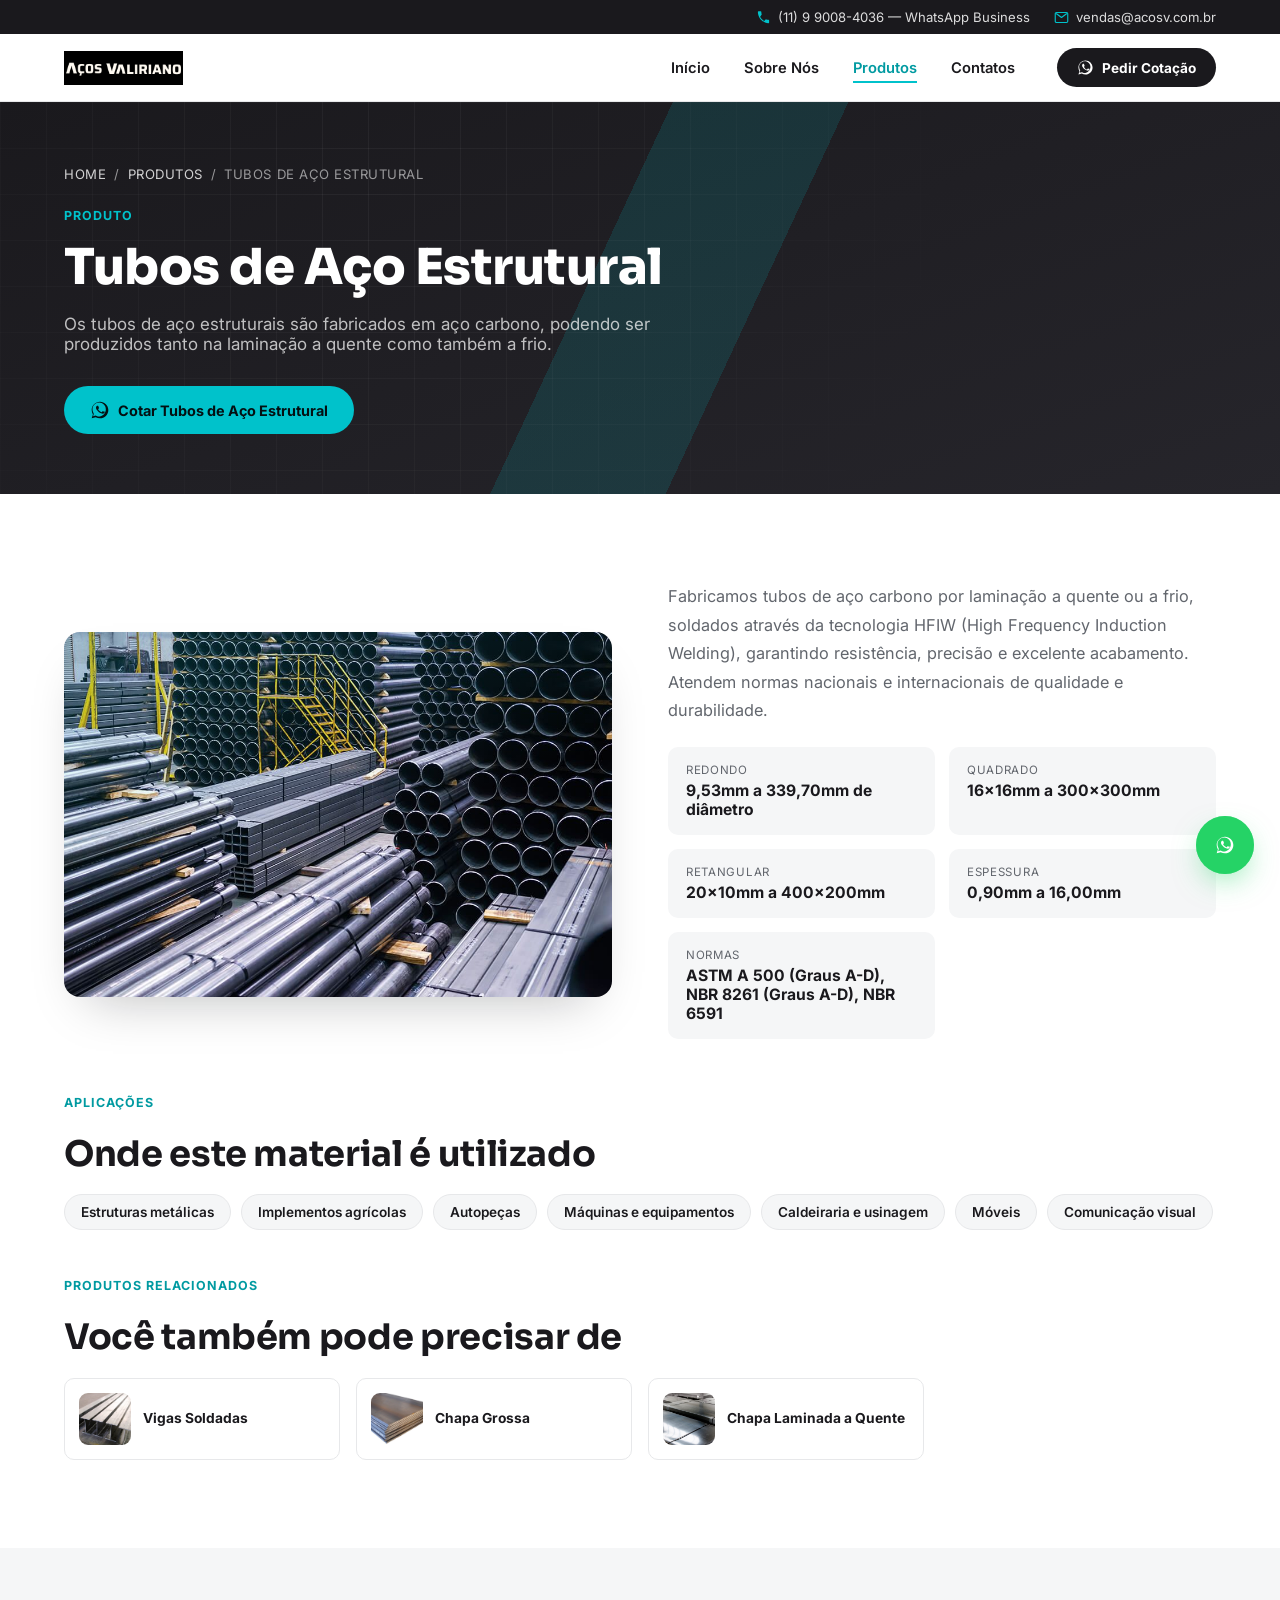
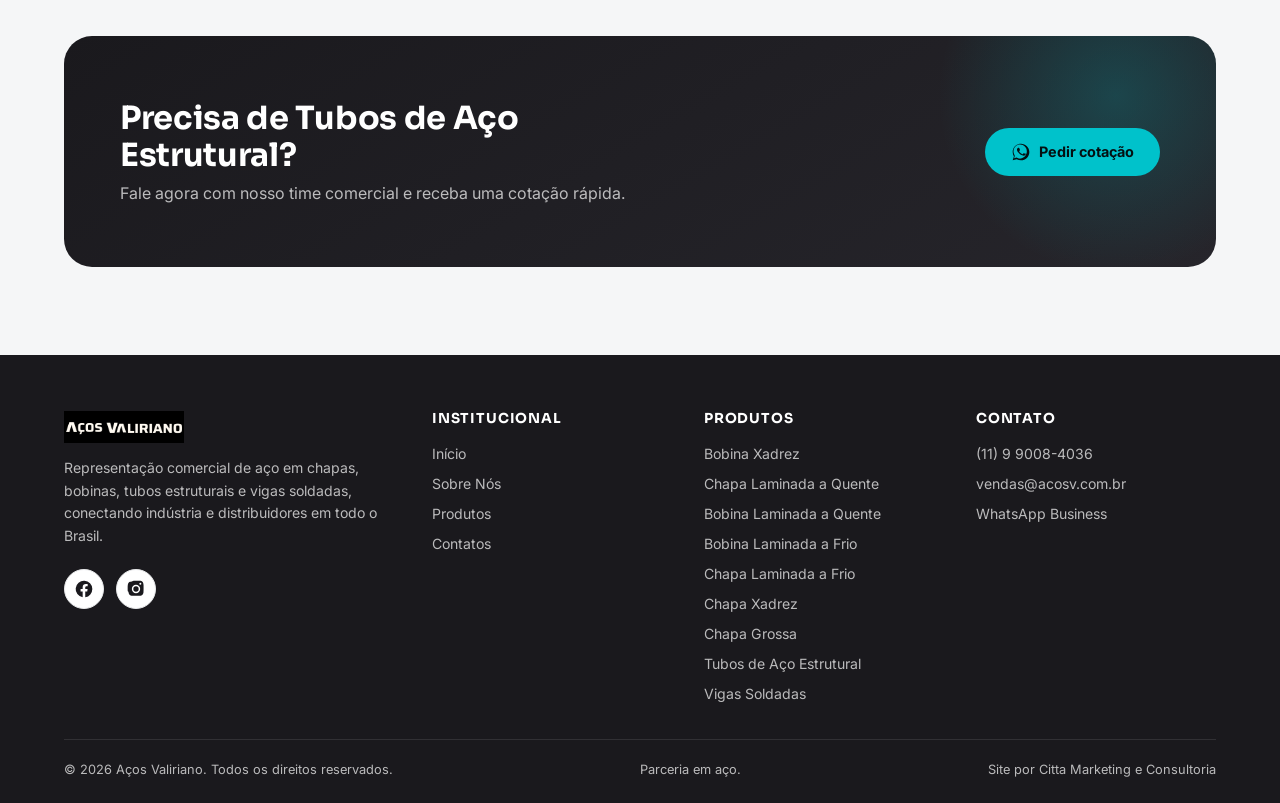
<file: produtos/tubos-de-aco-estrutural.html>
<!DOCTYPE html>
<html lang="pt-BR">
<head>
<meta charset="UTF-8">
<meta name="viewport" content="width=device-width, initial-scale=1.0">
<title>Tubos de Aço Estrutural | Aços Valiriano</title>
<meta name="description" content="Os tubos de aço estruturais são fabricados em aço carbono, podendo ser produzidos tanto na laminação a quente como também a frio.">
<meta name="robots" content="index, follow">
<link rel="canonical" href="https://acosv.com.br/produtos/tubos-de-aco-estrutural.html">
<link rel="icon" href="../assets/img/logo.png" type="image/png">
<meta property="og:type" content="website">
<meta property="og:locale" content="pt_BR">
<meta property="og:site_name" content="Aços Valiriano">
<meta property="og:title" content="Tubos de Aço Estrutural | Aços Valiriano">
<meta property="og:description" content="Os tubos de aço estruturais são fabricados em aço carbono, podendo ser produzidos tanto na laminação a quente como também a frio.">
<meta property="og:url" content="https://acosv.com.br/produtos/tubos-de-aco-estrutural.html">
<meta property="og:image" content="https://acosv.com.br/assets/img/produto-tubos-estruturais.jpg">
<meta name="twitter:card" content="summary_large_image">
<meta name="twitter:title" content="Tubos de Aço Estrutural | Aços Valiriano">
<meta name="twitter:description" content="Os tubos de aço estruturais são fabricados em aço carbono, podendo ser produzidos tanto na laminação a quente como também a frio.">
<meta name="twitter:image" content="https://acosv.com.br/assets/img/produto-tubos-estruturais.jpg">
<link rel="preconnect" href="https://fonts.googleapis.com">
<link rel="preconnect" href="https://fonts.gstatic.com" crossorigin>
<link href="https://fonts.googleapis.com/css2?family=Sora:wght@600;700;800&family=Inter:wght@400;500;600;700&display=swap" rel="stylesheet">
<link rel="stylesheet" href="../assets/styles.css">
<script type="application/ld+json">{"@context": "https://schema.org", "@type": "Organization", "name": "Aços Valiriano", "url": "https://acosv.com.br/", "logo": "https://acosv.com.br/assets/img/logo.png", "telephone": "+5511990084036", "email": "vendas@acosv.com.br", "sameAs": ["https://www.facebook.com/profile.php?id=61550275961854", "https://www.instagram.com/acos.valiriano/"], "areaServed": "BR-SP"}</script>
<script type="application/ld+json">{"@context": "https://schema.org", "@type": "BreadcrumbList", "itemListElement": [{"@type": "ListItem", "position": 1, "name": "Home", "item": "https://acosv.com.br/"}, {"@type": "ListItem", "position": 2, "name": "Produtos", "item": "https://acosv.com.br/produtos.html"}, {"@type": "ListItem", "position": 3, "name": "Tubos de Aço Estrutural", "item": "https://acosv.com.br/produtos/tubos-de-aco-estrutural.html"}]}</script>
<script type="application/ld+json">{"@context": "https://schema.org", "@type": "Product", "name": "Tubos de Aço Estrutural", "description": "Fabricamos tubos de aço carbono por laminação a quente ou a frio, soldados através da tecnologia HFIW (High Frequency Induction Welding), garantindo resistência, precisão e excelente acabamento. Atendem normas nacionais e internacionais de qualidade e durabilidade.", "image": "https://acosv.com.br/assets/img/produto-tubos-estruturais.jpg", "brand": {"@type": "Brand", "name": "Aços Valiriano"}, "category": "Aço carbono"}</script>
<!--
  Google Tag Manager / Google Ads: cole aqui o snippet do GTM (ou gtag.js) assim que
  o container estiver criado, para habilitar o rastreamento de conversao das campanhas.
  <script async src="https://www.googletagmanager.com/gtag/js?id=SEU_ID_AQUI"></script>
-->
</head>
<body>
<div class="topbar">
  <div class="wrap">
    <a href="tel:+5511990084036"><svg class="" viewBox="0 0 24 24" width="20" height="20" aria-hidden="true"><path d="M6.6 10.8c1.4 2.8 3.8 5.2 6.6 6.6l2.2-2.2c.3-.3.7-.4 1-.2 1.1.4 2.3.6 3.6.6.6 0 1 .4 1 1V20c0 .6-.4 1-1 1C11.4 21 3 12.6 3 3c0-.6.4-1 1-1h3.5c.6 0 1 .4 1 1 0 1.3.2 2.5.6 3.6.1.3 0 .7-.2 1z" fill="currentColor"/></svg>(11) 9 9008-4036 — WhatsApp Business</a>
    <a href="mailto:vendas@acosv.com.br"><svg class="" viewBox="0 0 24 24" width="20" height="20" aria-hidden="true"><path d="M2 6a2 2 0 0 1 2-2h16a2 2 0 0 1 2 2v12a2 2 0 0 1-2 2H4a2 2 0 0 1-2-2zm2 0 8 6 8-6" fill="none" stroke="currentColor" stroke-width="1.8" stroke-linecap="round" stroke-linejoin="round"/></svg>vendas@acosv.com.br</a>
  </div>
</div>
<header class="site-header" id="siteHeader">
  <div class="nav-inner wrap">
    <a href="../index.html" class="brand">
      <img src="../assets/img/logo.png" width="140" height="40" alt="Aços Valiriano">
    </a>
    <nav class="nav-links" id="navLinks">
      <a href="../index.html" class="nav-link">Início</a>
      <a href="../institucional.html" class="nav-link">Sobre Nós</a>
      <a href="../produtos.html" class="nav-link" aria-current="page">Produtos</a>
      <a href="../contato.html" class="nav-link">Contatos</a>
    </nav>
    <a class="nav-cta" href="https://wa.me/message/XRI6LP23MOQJP1" target="_blank" rel="noopener">
      <svg class="" viewBox="0 0 24 24" width="20" height="20" aria-hidden="true"><path d="M17.5 14.4c-.3-.1-1.6-.8-1.9-.9-.3-.1-.4-.1-.6.1-.2.3-.7.9-.8 1-.1.2-.3.2-.6.1-.3-.1-1.2-.4-2.2-1.4-.8-.7-1.4-1.6-1.5-1.9-.2-.3 0-.4.1-.6.1-.1.3-.3.4-.5.1-.2.2-.3.3-.5.1-.2 0-.4 0-.5 0-.1-.6-1.5-.8-2-.2-.5-.4-.5-.6-.5h-.5c-.2 0-.5.1-.7.3-.2.3-.9.9-.9 2.1 0 1.2.9 2.4 1 2.6.1.2 1.8 2.8 4.4 3.9.6.3 1.1.4 1.5.6.6.2 1.2.2 1.6.1.5-.1 1.6-.6 1.8-1.3.2-.6.2-1.1.2-1.3-.1-.1-.2-.2-.5-.3z" fill="currentColor"/><path d="M12 2C6.5 2 2 6.5 2 12c0 1.9.5 3.7 1.5 5.3L2 22l4.8-1.4C8.3 21.5 10.1 22 12 22c5.5 0 10-4.5 10-10S17.5 2 12 2zm0 18.2c-1.7 0-3.4-.5-4.8-1.4l-.3-.2-3.2.9.9-3.1-.2-.3C3.5 14 3 12.5 3 11 3 6.6 6.6 3 11 3s8 3.6 8 8-3.6 9-9 9z" fill="currentColor"/></svg><span>Pedir Cotação</span>
    </a>
    <button class="nav-toggle" id="navToggle" aria-label="Abrir menu">
      <span></span><span></span><span></span>
    </button>
  </div>
</header>
<main>
<section class="page-hero">
    <div class="hero-cut"></div><div class="hero-grid-lines"></div>
    <div class="wrap">
      <nav class="breadcrumb" aria-label="breadcrumb"><a href="../index.html">Home</a><span>/</span><a href="../produtos.html">Produtos</a><span>/</span><span>Tubos de Aço Estrutural</span></nav>
      <p class="eyebrow reveal">Produto</p>
      <h1 class="reveal" data-delay="1">Tubos de Aço Estrutural</h1>
      <p class="lead reveal" data-delay="2">Os tubos de aço estruturais são fabricados em aço carbono, podendo ser produzidos tanto na laminação a quente como também a frio.</p>
      <div class="hero-actions reveal" data-delay="3">
        <a class="btn btn-primary" href="https://wa.me/message/XRI6LP23MOQJP1" target="_blank" rel="noopener"><svg class="" viewBox="0 0 24 24" width="20" height="20" aria-hidden="true"><path d="M17.5 14.4c-.3-.1-1.6-.8-1.9-.9-.3-.1-.4-.1-.6.1-.2.3-.7.9-.8 1-.1.2-.3.2-.6.1-.3-.1-1.2-.4-2.2-1.4-.8-.7-1.4-1.6-1.5-1.9-.2-.3 0-.4.1-.6.1-.1.3-.3.4-.5.1-.2.2-.3.3-.5.1-.2 0-.4 0-.5 0-.1-.6-1.5-.8-2-.2-.5-.4-.5-.6-.5h-.5c-.2 0-.5.1-.7.3-.2.3-.9.9-.9 2.1 0 1.2.9 2.4 1 2.6.1.2 1.8 2.8 4.4 3.9.6.3 1.1.4 1.5.6.6.2 1.2.2 1.6.1.5-.1 1.6-.6 1.8-1.3.2-.6.2-1.1.2-1.3-.1-.1-.2-.2-.5-.3z" fill="currentColor"/><path d="M12 2C6.5 2 2 6.5 2 12c0 1.9.5 3.7 1.5 5.3L2 22l4.8-1.4C8.3 21.5 10.1 22 12 22c5.5 0 10-4.5 10-10S17.5 2 12 2zm0 18.2c-1.7 0-3.4-.5-4.8-1.4l-.3-.2-3.2.9.9-3.1-.2-.3C3.5 14 3 12.5 3 11 3 6.6 6.6 3 11 3s8 3.6 8 8-3.6 9-9 9z" fill="currentColor"/></svg><span>Cotar Tubos de Aço Estrutural</span></a>
      </div>
    </div>
  </section><section class="section">
    <div class="wrap">
      <div class="split">
        <div class="split-media reveal">
          <img src="../assets/img/produto-tubos-estruturais.jpg" alt="Tubos de Aço Estrutural — Aços Valiriano" width="900" height="600" loading="lazy">
        </div>
        <div class="split-body">
          <p class="reveal">Fabricamos tubos de aço carbono por laminação a quente ou a frio, soldados através da tecnologia HFIW (High Frequency Induction Welding), garantindo resistência, precisão e excelente acabamento. Atendem normas nacionais e internacionais de qualidade e durabilidade.</p>
          <div class="spec-list reveal" data-delay="1" style="margin-top:22px;">
          <div class="spec-item"><div class="k">Redondo</div><div class="v">9,53mm a 339,70mm de diâmetro</div></div>
          <div class="spec-item"><div class="k">Quadrado</div><div class="v">16x16mm a 300x300mm</div></div>
          <div class="spec-item"><div class="k">Retangular</div><div class="v">20x10mm a 400x200mm</div></div>
          <div class="spec-item"><div class="k">Espessura</div><div class="v">0,90mm a 16,00mm</div></div>
          <div class="spec-item"><div class="k">Normas</div><div class="v">ASTM A 500 (Graus A-D), NBR 8261 (Graus A-D), NBR 6591</div></div>
          </div>

        </div>
      </div>

      <div class="section-head reveal" style="margin-top:44px; margin-bottom:20px;">
        <p class="eyebrow">Aplicações</p>
        <h2>Onde este material é utilizado</h2>
      </div>
      <div class="tag-list reveal">
          <span class="tag">Estruturas metálicas</span>
          <span class="tag">Implementos agrícolas</span>
          <span class="tag">Autopeças</span>
          <span class="tag">Máquinas e equipamentos</span>
          <span class="tag">Caldeiraria e usinagem</span>
          <span class="tag">Móveis</span>
          <span class="tag">Comunicação visual</span>
      </div>

      <div class="section-head reveal" style="margin-top:44px; margin-bottom:20px;">
        <p class="eyebrow">Produtos relacionados</p>
        <h2>Você também pode precisar de</h2>
      </div>
      <div class="related-grid">
        <a class="related-card reveal" data-delay="1" href="vigas-soldadas.html"><img src="../assets/img/produto-vigas-soldadas.jpg" alt="Vigas Soldadas" width="52" height="52" loading="lazy"><span>Vigas Soldadas</span></a>
        <a class="related-card reveal" data-delay="2" href="chapa-grossa.html"><img src="../assets/img/produto-chapa-grossa.jpg" alt="Chapa Grossa" width="52" height="52" loading="lazy"><span>Chapa Grossa</span></a>
        <a class="related-card reveal" data-delay="3" href="chapa-laminada-a-quente.html"><img src="../assets/img/produto-chapa-laminada-quente.jpg" alt="Chapa Laminada a Quente" width="52" height="52" loading="lazy"><span>Chapa Laminada a Quente</span></a>
      </div>
    </div>
  </section><section class="section bg-alt"><div class="wrap"><div class="cta-banner reveal">
      <div>
        <h2>Precisa de Tubos de Aço Estrutural?</h2>
        <p>Fale agora com nosso time comercial e receba uma cotação rápida.</p>
      </div>
      <a class="btn btn-primary" href="https://wa.me/message/XRI6LP23MOQJP1" target="_blank" rel="noopener"><svg class="" viewBox="0 0 24 24" width="20" height="20" aria-hidden="true"><path d="M17.5 14.4c-.3-.1-1.6-.8-1.9-.9-.3-.1-.4-.1-.6.1-.2.3-.7.9-.8 1-.1.2-.3.2-.6.1-.3-.1-1.2-.4-2.2-1.4-.8-.7-1.4-1.6-1.5-1.9-.2-.3 0-.4.1-.6.1-.1.3-.3.4-.5.1-.2.2-.3.3-.5.1-.2 0-.4 0-.5 0-.1-.6-1.5-.8-2-.2-.5-.4-.5-.6-.5h-.5c-.2 0-.5.1-.7.3-.2.3-.9.9-.9 2.1 0 1.2.9 2.4 1 2.6.1.2 1.8 2.8 4.4 3.9.6.3 1.1.4 1.5.6.6.2 1.2.2 1.6.1.5-.1 1.6-.6 1.8-1.3.2-.6.2-1.1.2-1.3-.1-.1-.2-.2-.5-.3z" fill="currentColor"/><path d="M12 2C6.5 2 2 6.5 2 12c0 1.9.5 3.7 1.5 5.3L2 22l4.8-1.4C8.3 21.5 10.1 22 12 22c5.5 0 10-4.5 10-10S17.5 2 12 2zm0 18.2c-1.7 0-3.4-.5-4.8-1.4l-.3-.2-3.2.9.9-3.1-.2-.3C3.5 14 3 12.5 3 11 3 6.6 6.6 3 11 3s8 3.6 8 8-3.6 9-9 9z" fill="currentColor"/></svg><span>Pedir cotação</span></a>
    </div></div></section>
</main>
<footer class="site-footer">
  <div class="wrap">
    <div class="footer-grid">
      <div>
        <img src="../assets/img/logo.png" width="120" height="34" alt="Aços Valiriano">
        <p>Representação comercial de aço em chapas, bobinas, tubos estruturais e vigas soldadas, conectando indústria e distribuidores em todo o Brasil.</p>
        <div class="social-row">
          <a href="https://www.facebook.com/profile.php?id=61550275961854" target="_blank" rel="noopener" aria-label="Facebook"><svg class="" viewBox="0 0 24 24" width="20" height="20" aria-hidden="true"><path d="M22 12a10 10 0 1 0-11.6 9.9v-7H7.9V12h2.5V9.8c0-2.5 1.5-3.9 3.8-3.9 1.1 0 2.2.2 2.2.2v2.5h-1.3c-1.2 0-1.6.8-1.6 1.6V12h2.8l-.4 2.9h-2.4v7A10 10 0 0 0 22 12z" fill="currentColor"/></svg></a>
          <a href="https://www.instagram.com/acos.valiriano/" target="_blank" rel="noopener" aria-label="Instagram"><svg class="" viewBox="0 0 24 24" width="20" height="20" aria-hidden="true"><path d="M12 2c2.7 0 3 0 4.1.1 1.1 0 1.8.2 2.2.4.6.2 1 .5 1.4.9.4.4.7.8.9 1.4.2.4.3 1.1.4 2.2.1 1.1.1 1.4.1 4.1s0 3-.1 4.1c0 1.1-.2 1.8-.4 2.2-.2.6-.5 1-.9 1.4-.4.4-.8.7-1.4.9-.4.2-1.1.3-2.2.4-1.1.1-1.4.1-4.1.1s-3 0-4.1-.1c-1.1 0-1.8-.2-2.2-.4-.6-.2-1-.5-1.4-.9-.4-.4-.7-.8-.9-1.4-.2-.4-.3-1.1-.4-2.2C2 15 2 14.7 2 12s0-3 .1-4.1c0-1.1.2-1.8.4-2.2.2-.6.5-1 .9-1.4.4-.4.8-.7 1.4-.9.4-.2 1.1-.3 2.2-.4C9 2 9.3 2 12 2zm0 5a5 5 0 1 0 0 10 5 5 0 0 0 0-10zm0 8.2a3.2 3.2 0 1 1 0-6.4 3.2 3.2 0 0 1 0 6.4zm5.2-8.4a1.2 1.2 0 1 0 0-2.4 1.2 1.2 0 0 0 0 2.4z" fill="currentColor"/></svg></a>
        </div>
      </div>
      <div class="footer-col">
        <h4>Institucional</h4>
        <ul>
          <li><a href="../index.html">Início</a></li>
          <li><a href="../institucional.html">Sobre Nós</a></li>
          <li><a href="../produtos.html">Produtos</a></li>
          <li><a href="../contato.html">Contatos</a></li>
        </ul>
      </div>
      <div class="footer-col">
        <h4>Produtos</h4>
        <ul>
          <li><a href="../produtos/bobina-xadrez.html">Bobina Xadrez</a></li>
          <li><a href="../produtos/chapa-laminada-a-quente.html">Chapa Laminada a Quente</a></li>
          <li><a href="../produtos/bobina-laminada-a-quente.html">Bobina Laminada a Quente</a></li>
          <li><a href="../produtos/bobina-laminada-a-frio.html">Bobina Laminada a Frio</a></li>
          <li><a href="../produtos/chapa-laminada-a-frio.html">Chapa Laminada a Frio</a></li>
          <li><a href="../produtos/chapa-xadrez.html">Chapa Xadrez</a></li>
          <li><a href="../produtos/chapa-grossa.html">Chapa Grossa</a></li>
          <li><a href="../produtos/tubos-de-aco-estrutural.html">Tubos de Aço Estrutural</a></li>
          <li><a href="../produtos/vigas-soldadas.html">Vigas Soldadas</a></li>
        </ul>
      </div>
      <div class="footer-col">
        <h4>Contato</h4>
        <ul>
          <li><a href="tel:+5511990084036">(11) 9 9008-4036</a></li>
          <li><a href="mailto:vendas@acosv.com.br">vendas@acosv.com.br</a></li>
          <li><a href="https://wa.me/message/XRI6LP23MOQJP1" target="_blank" rel="noopener">WhatsApp Business</a></li>
        </ul>
      </div>
    </div>
    <div class="footer-bottom">
      <span>&copy; <span id="year"></span> Aços Valiriano. Todos os direitos reservados.</span>
      <span>Parceria em aço.</span>
      <span>Site por Citta Marketing e Consultoria</span>
    </div>
  </div>
</footer>

<a class="whatsapp-float" href="https://wa.me/message/XRI6LP23MOQJP1" target="_blank" rel="noopener" aria-label="Falar no WhatsApp">
  <span class="pulse-ring"></span>
  <svg class="" viewBox="0 0 24 24" width="20" height="20" aria-hidden="true"><path d="M17.5 14.4c-.3-.1-1.6-.8-1.9-.9-.3-.1-.4-.1-.6.1-.2.3-.7.9-.8 1-.1.2-.3.2-.6.1-.3-.1-1.2-.4-2.2-1.4-.8-.7-1.4-1.6-1.5-1.9-.2-.3 0-.4.1-.6.1-.1.3-.3.4-.5.1-.2.2-.3.3-.5.1-.2 0-.4 0-.5 0-.1-.6-1.5-.8-2-.2-.5-.4-.5-.6-.5h-.5c-.2 0-.5.1-.7.3-.2.3-.9.9-.9 2.1 0 1.2.9 2.4 1 2.6.1.2 1.8 2.8 4.4 3.9.6.3 1.1.4 1.5.6.6.2 1.2.2 1.6.1.5-.1 1.6-.6 1.8-1.3.2-.6.2-1.1.2-1.3-.1-.1-.2-.2-.5-.3z" fill="currentColor"/><path d="M12 2C6.5 2 2 6.5 2 12c0 1.9.5 3.7 1.5 5.3L2 22l4.8-1.4C8.3 21.5 10.1 22 12 22c5.5 0 10-4.5 10-10S17.5 2 12 2zm0 18.2c-1.7 0-3.4-.5-4.8-1.4l-.3-.2-3.2.9.9-3.1-.2-.3C3.5 14 3 12.5 3 11 3 6.6 6.6 3 11 3s8 3.6 8 8-3.6 9-9 9z" fill="currentColor"/></svg>
</a>
<script>document.getElementById("year").textContent = new Date().getFullYear();</script>
<script src="../assets/script.js"></script>
</body>
</html>
</file>
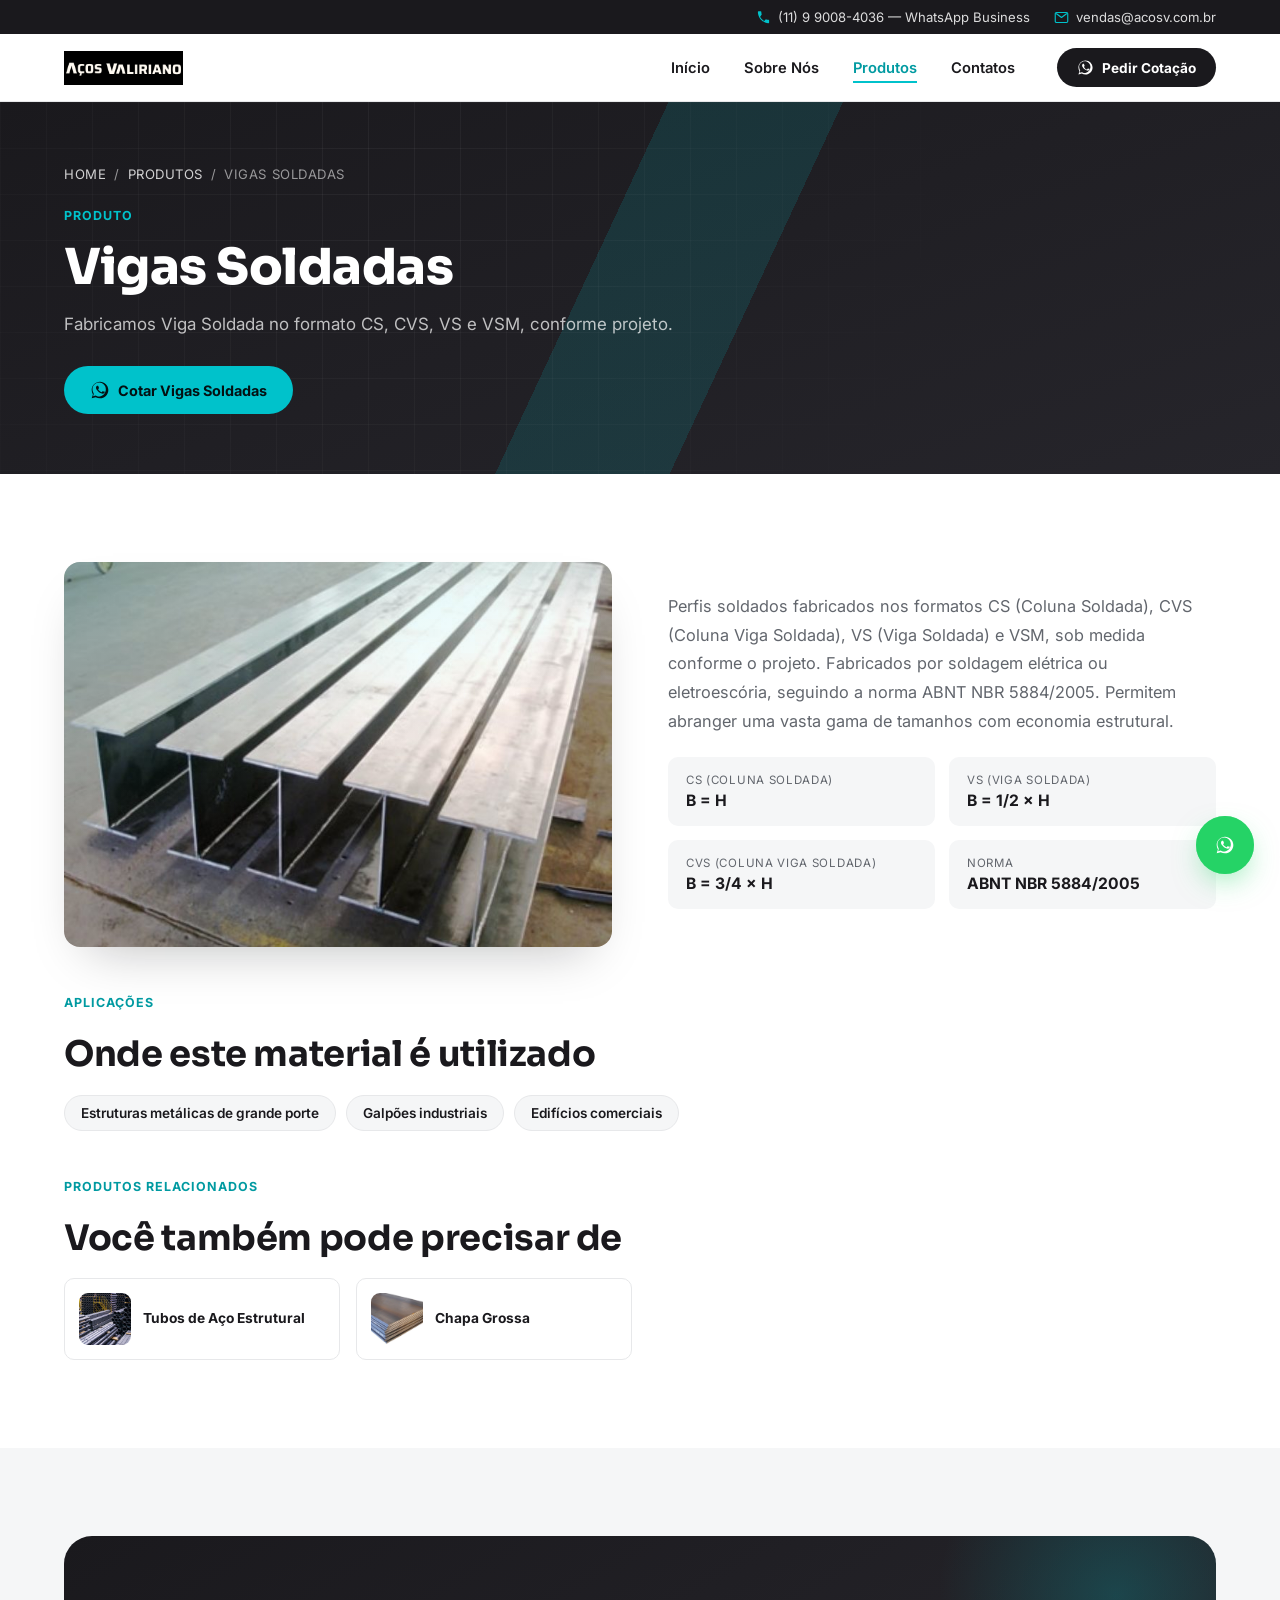
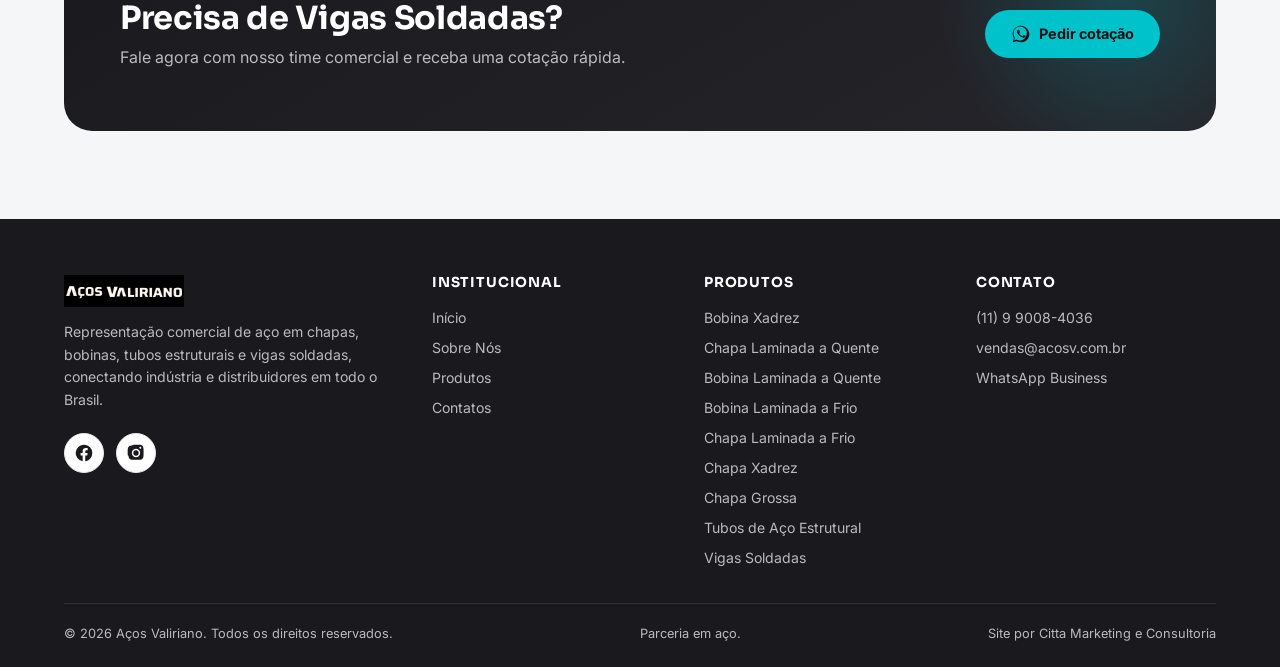
<file: produtos/vigas-soldadas.html>
<!DOCTYPE html>
<html lang="pt-BR">
<head>
<meta charset="UTF-8">
<meta name="viewport" content="width=device-width, initial-scale=1.0">
<title>Vigas Soldadas | Aços Valiriano</title>
<meta name="description" content="Fabricamos Viga Soldada no formato CS, CVS, VS e VSM, conforme projeto.">
<meta name="robots" content="index, follow">
<link rel="canonical" href="https://acosv.com.br/produtos/vigas-soldadas.html">
<link rel="icon" href="../assets/img/logo.png" type="image/png">
<meta property="og:type" content="website">
<meta property="og:locale" content="pt_BR">
<meta property="og:site_name" content="Aços Valiriano">
<meta property="og:title" content="Vigas Soldadas | Aços Valiriano">
<meta property="og:description" content="Fabricamos Viga Soldada no formato CS, CVS, VS e VSM, conforme projeto.">
<meta property="og:url" content="https://acosv.com.br/produtos/vigas-soldadas.html">
<meta property="og:image" content="https://acosv.com.br/assets/img/produto-vigas-soldadas.jpg">
<meta name="twitter:card" content="summary_large_image">
<meta name="twitter:title" content="Vigas Soldadas | Aços Valiriano">
<meta name="twitter:description" content="Fabricamos Viga Soldada no formato CS, CVS, VS e VSM, conforme projeto.">
<meta name="twitter:image" content="https://acosv.com.br/assets/img/produto-vigas-soldadas.jpg">
<link rel="preconnect" href="https://fonts.googleapis.com">
<link rel="preconnect" href="https://fonts.gstatic.com" crossorigin>
<link href="https://fonts.googleapis.com/css2?family=Sora:wght@600;700;800&family=Inter:wght@400;500;600;700&display=swap" rel="stylesheet">
<link rel="stylesheet" href="../assets/styles.css">
<script type="application/ld+json">{"@context": "https://schema.org", "@type": "Organization", "name": "Aços Valiriano", "url": "https://acosv.com.br/", "logo": "https://acosv.com.br/assets/img/logo.png", "telephone": "+5511990084036", "email": "vendas@acosv.com.br", "sameAs": ["https://www.facebook.com/profile.php?id=61550275961854", "https://www.instagram.com/acos.valiriano/"], "areaServed": "BR-SP"}</script>
<script type="application/ld+json">{"@context": "https://schema.org", "@type": "BreadcrumbList", "itemListElement": [{"@type": "ListItem", "position": 1, "name": "Home", "item": "https://acosv.com.br/"}, {"@type": "ListItem", "position": 2, "name": "Produtos", "item": "https://acosv.com.br/produtos.html"}, {"@type": "ListItem", "position": 3, "name": "Vigas Soldadas", "item": "https://acosv.com.br/produtos/vigas-soldadas.html"}]}</script>
<script type="application/ld+json">{"@context": "https://schema.org", "@type": "Product", "name": "Vigas Soldadas", "description": "Perfis soldados fabricados nos formatos CS (Coluna Soldada), CVS (Coluna Viga Soldada), VS (Viga Soldada) e VSM, sob medida conforme o projeto. Fabricados por soldagem elétrica ou eletroescória, seguindo a norma ABNT NBR 5884/2005. Permitem abranger uma vasta gama de tamanhos com economia estrutural.", "image": "https://acosv.com.br/assets/img/produto-vigas-soldadas.jpg", "brand": {"@type": "Brand", "name": "Aços Valiriano"}, "category": "Aço carbono"}</script>
<!--
  Google Tag Manager / Google Ads: cole aqui o snippet do GTM (ou gtag.js) assim que
  o container estiver criado, para habilitar o rastreamento de conversao das campanhas.
  <script async src="https://www.googletagmanager.com/gtag/js?id=SEU_ID_AQUI"></script>
-->
</head>
<body>
<div class="topbar">
  <div class="wrap">
    <a href="tel:+5511990084036"><svg class="" viewBox="0 0 24 24" width="20" height="20" aria-hidden="true"><path d="M6.6 10.8c1.4 2.8 3.8 5.2 6.6 6.6l2.2-2.2c.3-.3.7-.4 1-.2 1.1.4 2.3.6 3.6.6.6 0 1 .4 1 1V20c0 .6-.4 1-1 1C11.4 21 3 12.6 3 3c0-.6.4-1 1-1h3.5c.6 0 1 .4 1 1 0 1.3.2 2.5.6 3.6.1.3 0 .7-.2 1z" fill="currentColor"/></svg>(11) 9 9008-4036 — WhatsApp Business</a>
    <a href="mailto:vendas@acosv.com.br"><svg class="" viewBox="0 0 24 24" width="20" height="20" aria-hidden="true"><path d="M2 6a2 2 0 0 1 2-2h16a2 2 0 0 1 2 2v12a2 2 0 0 1-2 2H4a2 2 0 0 1-2-2zm2 0 8 6 8-6" fill="none" stroke="currentColor" stroke-width="1.8" stroke-linecap="round" stroke-linejoin="round"/></svg>vendas@acosv.com.br</a>
  </div>
</div>
<header class="site-header" id="siteHeader">
  <div class="nav-inner wrap">
    <a href="../index.html" class="brand">
      <img src="../assets/img/logo.png" width="140" height="40" alt="Aços Valiriano">
    </a>
    <nav class="nav-links" id="navLinks">
      <a href="../index.html" class="nav-link">Início</a>
      <a href="../institucional.html" class="nav-link">Sobre Nós</a>
      <a href="../produtos.html" class="nav-link" aria-current="page">Produtos</a>
      <a href="../contato.html" class="nav-link">Contatos</a>
    </nav>
    <a class="nav-cta" href="https://wa.me/message/XRI6LP23MOQJP1" target="_blank" rel="noopener">
      <svg class="" viewBox="0 0 24 24" width="20" height="20" aria-hidden="true"><path d="M17.5 14.4c-.3-.1-1.6-.8-1.9-.9-.3-.1-.4-.1-.6.1-.2.3-.7.9-.8 1-.1.2-.3.2-.6.1-.3-.1-1.2-.4-2.2-1.4-.8-.7-1.4-1.6-1.5-1.9-.2-.3 0-.4.1-.6.1-.1.3-.3.4-.5.1-.2.2-.3.3-.5.1-.2 0-.4 0-.5 0-.1-.6-1.5-.8-2-.2-.5-.4-.5-.6-.5h-.5c-.2 0-.5.1-.7.3-.2.3-.9.9-.9 2.1 0 1.2.9 2.4 1 2.6.1.2 1.8 2.8 4.4 3.9.6.3 1.1.4 1.5.6.6.2 1.2.2 1.6.1.5-.1 1.6-.6 1.8-1.3.2-.6.2-1.1.2-1.3-.1-.1-.2-.2-.5-.3z" fill="currentColor"/><path d="M12 2C6.5 2 2 6.5 2 12c0 1.9.5 3.7 1.5 5.3L2 22l4.8-1.4C8.3 21.5 10.1 22 12 22c5.5 0 10-4.5 10-10S17.5 2 12 2zm0 18.2c-1.7 0-3.4-.5-4.8-1.4l-.3-.2-3.2.9.9-3.1-.2-.3C3.5 14 3 12.5 3 11 3 6.6 6.6 3 11 3s8 3.6 8 8-3.6 9-9 9z" fill="currentColor"/></svg><span>Pedir Cotação</span>
    </a>
    <button class="nav-toggle" id="navToggle" aria-label="Abrir menu">
      <span></span><span></span><span></span>
    </button>
  </div>
</header>
<main>
<section class="page-hero">
    <div class="hero-cut"></div><div class="hero-grid-lines"></div>
    <div class="wrap">
      <nav class="breadcrumb" aria-label="breadcrumb"><a href="../index.html">Home</a><span>/</span><a href="../produtos.html">Produtos</a><span>/</span><span>Vigas Soldadas</span></nav>
      <p class="eyebrow reveal">Produto</p>
      <h1 class="reveal" data-delay="1">Vigas Soldadas</h1>
      <p class="lead reveal" data-delay="2">Fabricamos Viga Soldada no formato CS, CVS, VS e VSM, conforme projeto.</p>
      <div class="hero-actions reveal" data-delay="3">
        <a class="btn btn-primary" href="https://wa.me/message/XRI6LP23MOQJP1" target="_blank" rel="noopener"><svg class="" viewBox="0 0 24 24" width="20" height="20" aria-hidden="true"><path d="M17.5 14.4c-.3-.1-1.6-.8-1.9-.9-.3-.1-.4-.1-.6.1-.2.3-.7.9-.8 1-.1.2-.3.2-.6.1-.3-.1-1.2-.4-2.2-1.4-.8-.7-1.4-1.6-1.5-1.9-.2-.3 0-.4.1-.6.1-.1.3-.3.4-.5.1-.2.2-.3.3-.5.1-.2 0-.4 0-.5 0-.1-.6-1.5-.8-2-.2-.5-.4-.5-.6-.5h-.5c-.2 0-.5.1-.7.3-.2.3-.9.9-.9 2.1 0 1.2.9 2.4 1 2.6.1.2 1.8 2.8 4.4 3.9.6.3 1.1.4 1.5.6.6.2 1.2.2 1.6.1.5-.1 1.6-.6 1.8-1.3.2-.6.2-1.1.2-1.3-.1-.1-.2-.2-.5-.3z" fill="currentColor"/><path d="M12 2C6.5 2 2 6.5 2 12c0 1.9.5 3.7 1.5 5.3L2 22l4.8-1.4C8.3 21.5 10.1 22 12 22c5.5 0 10-4.5 10-10S17.5 2 12 2zm0 18.2c-1.7 0-3.4-.5-4.8-1.4l-.3-.2-3.2.9.9-3.1-.2-.3C3.5 14 3 12.5 3 11 3 6.6 6.6 3 11 3s8 3.6 8 8-3.6 9-9 9z" fill="currentColor"/></svg><span>Cotar Vigas Soldadas</span></a>
      </div>
    </div>
  </section><section class="section">
    <div class="wrap">
      <div class="split">
        <div class="split-media reveal">
          <img src="../assets/img/produto-vigas-soldadas.jpg" alt="Vigas Soldadas — Aços Valiriano" width="900" height="600" loading="lazy">
        </div>
        <div class="split-body">
          <p class="reveal">Perfis soldados fabricados nos formatos CS (Coluna Soldada), CVS (Coluna Viga Soldada), VS (Viga Soldada) e VSM, sob medida conforme o projeto. Fabricados por soldagem elétrica ou eletroescória, seguindo a norma ABNT NBR 5884/2005. Permitem abranger uma vasta gama de tamanhos com economia estrutural.</p>
          <div class="spec-list reveal" data-delay="1" style="margin-top:22px;">
          <div class="spec-item"><div class="k">CS (Coluna Soldada)</div><div class="v">B = H</div></div>
          <div class="spec-item"><div class="k">VS (Viga Soldada)</div><div class="v">B = 1/2 × H</div></div>
          <div class="spec-item"><div class="k">CVS (Coluna Viga Soldada)</div><div class="v">B = 3/4 × H</div></div>
          <div class="spec-item"><div class="k">Norma</div><div class="v">ABNT NBR 5884/2005</div></div>
          </div>

        </div>
      </div>

      <div class="section-head reveal" style="margin-top:44px; margin-bottom:20px;">
        <p class="eyebrow">Aplicações</p>
        <h2>Onde este material é utilizado</h2>
      </div>
      <div class="tag-list reveal">
          <span class="tag">Estruturas metálicas de grande porte</span>
          <span class="tag">Galpões industriais</span>
          <span class="tag">Edifícios comerciais</span>
      </div>

      <div class="section-head reveal" style="margin-top:44px; margin-bottom:20px;">
        <p class="eyebrow">Produtos relacionados</p>
        <h2>Você também pode precisar de</h2>
      </div>
      <div class="related-grid">
        <a class="related-card reveal" data-delay="1" href="tubos-de-aco-estrutural.html"><img src="../assets/img/produto-tubos-estruturais.jpg" alt="Tubos de Aço Estrutural" width="52" height="52" loading="lazy"><span>Tubos de Aço Estrutural</span></a>
        <a class="related-card reveal" data-delay="2" href="chapa-grossa.html"><img src="../assets/img/produto-chapa-grossa.jpg" alt="Chapa Grossa" width="52" height="52" loading="lazy"><span>Chapa Grossa</span></a>
      </div>
    </div>
  </section><section class="section bg-alt"><div class="wrap"><div class="cta-banner reveal">
      <div>
        <h2>Precisa de Vigas Soldadas?</h2>
        <p>Fale agora com nosso time comercial e receba uma cotação rápida.</p>
      </div>
      <a class="btn btn-primary" href="https://wa.me/message/XRI6LP23MOQJP1" target="_blank" rel="noopener"><svg class="" viewBox="0 0 24 24" width="20" height="20" aria-hidden="true"><path d="M17.5 14.4c-.3-.1-1.6-.8-1.9-.9-.3-.1-.4-.1-.6.1-.2.3-.7.9-.8 1-.1.2-.3.2-.6.1-.3-.1-1.2-.4-2.2-1.4-.8-.7-1.4-1.6-1.5-1.9-.2-.3 0-.4.1-.6.1-.1.3-.3.4-.5.1-.2.2-.3.3-.5.1-.2 0-.4 0-.5 0-.1-.6-1.5-.8-2-.2-.5-.4-.5-.6-.5h-.5c-.2 0-.5.1-.7.3-.2.3-.9.9-.9 2.1 0 1.2.9 2.4 1 2.6.1.2 1.8 2.8 4.4 3.9.6.3 1.1.4 1.5.6.6.2 1.2.2 1.6.1.5-.1 1.6-.6 1.8-1.3.2-.6.2-1.1.2-1.3-.1-.1-.2-.2-.5-.3z" fill="currentColor"/><path d="M12 2C6.5 2 2 6.5 2 12c0 1.9.5 3.7 1.5 5.3L2 22l4.8-1.4C8.3 21.5 10.1 22 12 22c5.5 0 10-4.5 10-10S17.5 2 12 2zm0 18.2c-1.7 0-3.4-.5-4.8-1.4l-.3-.2-3.2.9.9-3.1-.2-.3C3.5 14 3 12.5 3 11 3 6.6 6.6 3 11 3s8 3.6 8 8-3.6 9-9 9z" fill="currentColor"/></svg><span>Pedir cotação</span></a>
    </div></div></section>
</main>
<footer class="site-footer">
  <div class="wrap">
    <div class="footer-grid">
      <div>
        <img src="../assets/img/logo.png" width="120" height="34" alt="Aços Valiriano">
        <p>Representação comercial de aço em chapas, bobinas, tubos estruturais e vigas soldadas, conectando indústria e distribuidores em todo o Brasil.</p>
        <div class="social-row">
          <a href="https://www.facebook.com/profile.php?id=61550275961854" target="_blank" rel="noopener" aria-label="Facebook"><svg class="" viewBox="0 0 24 24" width="20" height="20" aria-hidden="true"><path d="M22 12a10 10 0 1 0-11.6 9.9v-7H7.9V12h2.5V9.8c0-2.5 1.5-3.9 3.8-3.9 1.1 0 2.2.2 2.2.2v2.5h-1.3c-1.2 0-1.6.8-1.6 1.6V12h2.8l-.4 2.9h-2.4v7A10 10 0 0 0 22 12z" fill="currentColor"/></svg></a>
          <a href="https://www.instagram.com/acos.valiriano/" target="_blank" rel="noopener" aria-label="Instagram"><svg class="" viewBox="0 0 24 24" width="20" height="20" aria-hidden="true"><path d="M12 2c2.7 0 3 0 4.1.1 1.1 0 1.8.2 2.2.4.6.2 1 .5 1.4.9.4.4.7.8.9 1.4.2.4.3 1.1.4 2.2.1 1.1.1 1.4.1 4.1s0 3-.1 4.1c0 1.1-.2 1.8-.4 2.2-.2.6-.5 1-.9 1.4-.4.4-.8.7-1.4.9-.4.2-1.1.3-2.2.4-1.1.1-1.4.1-4.1.1s-3 0-4.1-.1c-1.1 0-1.8-.2-2.2-.4-.6-.2-1-.5-1.4-.9-.4-.4-.7-.8-.9-1.4-.2-.4-.3-1.1-.4-2.2C2 15 2 14.7 2 12s0-3 .1-4.1c0-1.1.2-1.8.4-2.2.2-.6.5-1 .9-1.4.4-.4.8-.7 1.4-.9.4-.2 1.1-.3 2.2-.4C9 2 9.3 2 12 2zm0 5a5 5 0 1 0 0 10 5 5 0 0 0 0-10zm0 8.2a3.2 3.2 0 1 1 0-6.4 3.2 3.2 0 0 1 0 6.4zm5.2-8.4a1.2 1.2 0 1 0 0-2.4 1.2 1.2 0 0 0 0 2.4z" fill="currentColor"/></svg></a>
        </div>
      </div>
      <div class="footer-col">
        <h4>Institucional</h4>
        <ul>
          <li><a href="../index.html">Início</a></li>
          <li><a href="../institucional.html">Sobre Nós</a></li>
          <li><a href="../produtos.html">Produtos</a></li>
          <li><a href="../contato.html">Contatos</a></li>
        </ul>
      </div>
      <div class="footer-col">
        <h4>Produtos</h4>
        <ul>
          <li><a href="../produtos/bobina-xadrez.html">Bobina Xadrez</a></li>
          <li><a href="../produtos/chapa-laminada-a-quente.html">Chapa Laminada a Quente</a></li>
          <li><a href="../produtos/bobina-laminada-a-quente.html">Bobina Laminada a Quente</a></li>
          <li><a href="../produtos/bobina-laminada-a-frio.html">Bobina Laminada a Frio</a></li>
          <li><a href="../produtos/chapa-laminada-a-frio.html">Chapa Laminada a Frio</a></li>
          <li><a href="../produtos/chapa-xadrez.html">Chapa Xadrez</a></li>
          <li><a href="../produtos/chapa-grossa.html">Chapa Grossa</a></li>
          <li><a href="../produtos/tubos-de-aco-estrutural.html">Tubos de Aço Estrutural</a></li>
          <li><a href="../produtos/vigas-soldadas.html">Vigas Soldadas</a></li>
        </ul>
      </div>
      <div class="footer-col">
        <h4>Contato</h4>
        <ul>
          <li><a href="tel:+5511990084036">(11) 9 9008-4036</a></li>
          <li><a href="mailto:vendas@acosv.com.br">vendas@acosv.com.br</a></li>
          <li><a href="https://wa.me/message/XRI6LP23MOQJP1" target="_blank" rel="noopener">WhatsApp Business</a></li>
        </ul>
      </div>
    </div>
    <div class="footer-bottom">
      <span>&copy; <span id="year"></span> Aços Valiriano. Todos os direitos reservados.</span>
      <span>Parceria em aço.</span>
      <span>Site por Citta Marketing e Consultoria</span>
    </div>
  </div>
</footer>

<a class="whatsapp-float" href="https://wa.me/message/XRI6LP23MOQJP1" target="_blank" rel="noopener" aria-label="Falar no WhatsApp">
  <span class="pulse-ring"></span>
  <svg class="" viewBox="0 0 24 24" width="20" height="20" aria-hidden="true"><path d="M17.5 14.4c-.3-.1-1.6-.8-1.9-.9-.3-.1-.4-.1-.6.1-.2.3-.7.9-.8 1-.1.2-.3.2-.6.1-.3-.1-1.2-.4-2.2-1.4-.8-.7-1.4-1.6-1.5-1.9-.2-.3 0-.4.1-.6.1-.1.3-.3.4-.5.1-.2.2-.3.3-.5.1-.2 0-.4 0-.5 0-.1-.6-1.5-.8-2-.2-.5-.4-.5-.6-.5h-.5c-.2 0-.5.1-.7.3-.2.3-.9.9-.9 2.1 0 1.2.9 2.4 1 2.6.1.2 1.8 2.8 4.4 3.9.6.3 1.1.4 1.5.6.6.2 1.2.2 1.6.1.5-.1 1.6-.6 1.8-1.3.2-.6.2-1.1.2-1.3-.1-.1-.2-.2-.5-.3z" fill="currentColor"/><path d="M12 2C6.5 2 2 6.5 2 12c0 1.9.5 3.7 1.5 5.3L2 22l4.8-1.4C8.3 21.5 10.1 22 12 22c5.5 0 10-4.5 10-10S17.5 2 12 2zm0 18.2c-1.7 0-3.4-.5-4.8-1.4l-.3-.2-3.2.9.9-3.1-.2-.3C3.5 14 3 12.5 3 11 3 6.6 6.6 3 11 3s8 3.6 8 8-3.6 9-9 9z" fill="currentColor"/></svg>
</a>
<script>document.getElementById("year").textContent = new Date().getFullYear();</script>
<script src="../assets/script.js"></script>
</body>
</html>
</file>
<file: assets/styles.css>
/* ================= Tokens ================= */
:root{
  --teal: #00c2cb;
  --teal-dark: #009aa1;
  --ink: #1a191d;
  --ink-2: #26252b;
  --bg: #ffffff;
  --bg-alt: #f5f6f7;
  --line: #e7e8ea;
  --muted: #62666d;
  --radius: 16px;
  --radius-sm: 10px;
  --ease: cubic-bezier(.22,.9,.32,1);
  --shadow: 0 24px 50px -24px rgba(10,12,15,.28);
  --maxw: 1200px;
}

*,*::before,*::after{ box-sizing:border-box; }
html{ scroll-behavior:smooth; }
body{
  margin:0; background:var(--bg); color:var(--ink);
  font-family:'Inter', system-ui, -apple-system, sans-serif;
  -webkit-font-smoothing:antialiased;
  overflow-x:hidden;
}
h1,h2,h3,h4{ font-family:'Sora','Inter',sans-serif; margin:0; letter-spacing:-0.01em; line-height:1.15; }
p{ margin:0; }
a{ color:inherit; text-decoration:none; }
img{ max-width:100%; display:block; }
ul{ list-style:none; margin:0; padding:0; }
svg{ display:block; flex-shrink:0; }
button{ font-family:inherit; }
.wrap{ max-width:var(--maxw); margin:0 auto; padding:0 24px; }
.visually-hidden{ position:absolute; width:1px; height:1px; overflow:hidden; clip:rect(0,0,0,0); white-space:nowrap; }

/* ================= Reveal on scroll ================= */
.reveal{
  opacity:0; transform:translateY(26px);
  transition:opacity .75s var(--ease), transform .75s var(--ease);
  transition-delay:calc(var(--d,0) * 80ms);
}
.reveal[data-delay="1"]{ --d:1; } .reveal[data-delay="2"]{ --d:2; }
.reveal[data-delay="3"]{ --d:3; } .reveal[data-delay="4"]{ --d:4; }
.reveal[data-delay="5"]{ --d:5; } .reveal[data-delay="6"]{ --d:6; }
.reveal.in{ opacity:1; transform:none; }

/* ================= Top bar ================= */
.topbar{
  background:var(--ink); color:rgba(255,255,255,.85); font-size:.82rem;
}
.topbar .wrap{ display:flex; align-items:center; justify-content:flex-end; gap:24px; padding-top:9px; padding-bottom:9px; flex-wrap:wrap; }
.topbar a{ display:inline-flex; align-items:center; gap:7px; transition:color .25s var(--ease); }
.topbar a:hover{ color:var(--teal); }
.topbar svg{ width:15px; height:15px; color:var(--teal); }

/* ================= Header / nav ================= */
.site-header{
  position:sticky; top:0; z-index:1000; background:#fff;
  border-bottom:1px solid var(--line);
  transition:box-shadow .3s var(--ease);
}
.site-header.scrolled{ box-shadow:0 10px 30px -20px rgba(10,12,15,.35); }
.nav-inner{ display:flex; align-items:center; gap:28px; padding:14px 24px; }
.brand{ display:flex; align-items:center; gap:10px; margin-right:auto; }
.brand img{ height:34px; width:auto; }
.nav-links{ display:flex; align-items:center; gap:6px; }
.nav-link{
  position:relative; padding:10px 14px; font-size:.92rem; font-weight:600; color:var(--ink);
  transition:color .25s var(--ease);
}
.nav-link::after{
  content:''; position:absolute; left:14px; right:14px; bottom:4px; height:2px;
  background:var(--teal); transform:scaleX(0); transform-origin:left; transition:transform .3s var(--ease);
}
.nav-link:hover, .nav-link[aria-current="page"]{ color:var(--teal-dark); }
.nav-link:hover::after, .nav-link[aria-current="page"]::after{ transform:scaleX(1); }
.nav-cta{
  display:flex; align-items:center; gap:8px; background:var(--ink); color:#fff;
  padding:11px 20px; border-radius:999px; font-size:.85rem; font-weight:700;
  transition:transform .3s var(--ease), background .3s var(--ease);
}
.nav-cta:hover{ transform:translateY(-2px); background:var(--teal-dark); }
.nav-cta svg{ width:17px; height:17px; }
.nav-toggle{ display:none; flex-direction:column; gap:5px; background:none; border:0; cursor:pointer; padding:6px; }
.nav-toggle span{ width:22px; height:2px; background:var(--ink); border-radius:2px; transition:transform .3s var(--ease), opacity .3s var(--ease); }
.nav-toggle.open span:nth-child(1){ transform:translateY(7px) rotate(45deg); }
.nav-toggle.open span:nth-child(2){ opacity:0; }
.nav-toggle.open span:nth-child(3){ transform:translateY(-7px) rotate(-45deg); }

/* ================= Page hero ================= */
.page-hero{
  position:relative; overflow:hidden; padding:64px 0 60px;
  background:linear-gradient(160deg, var(--ink) 0%, var(--ink-2) 100%); color:#fff;
}
.page-hero.home{ padding:96px 0 84px; }
.hero-cut{
  position:absolute; inset:0; opacity:.9; pointer-events:none;
  background:
    linear-gradient(115deg, transparent 46%, var(--teal) 46%, var(--teal) 58%, transparent 58%);
  opacity:.14;
}
.hero-grid-lines{
  position:absolute; inset:0; pointer-events:none;
  background-image:
    linear-gradient(rgba(255,255,255,.05) 1px, transparent 1px),
    linear-gradient(90deg, rgba(255,255,255,.05) 1px, transparent 1px);
  background-size:46px 46px;
  mask-image:radial-gradient(circle at 30% 20%, #000 0%, transparent 65%);
}
.hero-blob{
  position:absolute; border-radius:50%; filter:blur(80px); opacity:.35; pointer-events:none;
  background:radial-gradient(circle, var(--teal) 0%, transparent 70%);
  width:420px; height:420px; top:-140px; right:-100px;
  animation:float 16s ease-in-out infinite;
}
@keyframes float{ 0%,100%{ transform:translate(0,0) scale(1);} 50%{ transform:translate(-24px,30px) scale(1.08);} }
.breadcrumb{
  position:relative; z-index:2; display:flex; align-items:center; gap:8px; font-size:.82rem;
  color:rgba(255,255,255,.55); margin-bottom:22px; text-transform:uppercase; letter-spacing:.04em;
}
.breadcrumb a{ color:rgba(255,255,255,.8); transition:color .2s var(--ease); }
.breadcrumb a:hover{ color:var(--teal); }
.eyebrow{
  position:relative; z-index:2; display:inline-block; font-size:.78rem; font-weight:700;
  letter-spacing:.08em; text-transform:uppercase; color:var(--teal); margin-bottom:16px;
}
.page-hero h1{ position:relative; z-index:2; font-size:clamp(2rem, 4.4vw, 3.1rem); font-weight:800; max-width:820px; }
.page-hero .lead{ position:relative; z-index:2; margin-top:18px; font-size:1.06rem; color:rgba(255,255,255,.72); max-width:640px; }
.hero-actions{ position:relative; z-index:2; margin-top:32px; display:flex; gap:14px; flex-wrap:wrap; }

.btn{
  display:inline-flex; align-items:center; gap:8px; padding:14px 26px; border-radius:999px;
  font-weight:700; font-size:.9rem; transition:transform .3s var(--ease), box-shadow .3s var(--ease), background .3s var(--ease);
}
.btn-primary{ background:var(--teal); color:#041012; }
.btn-primary:hover{ transform:translateY(-3px); box-shadow:0 18px 34px -12px rgba(0,194,203,.5); }
.btn-ghost{ border:1px solid rgba(255,255,255,.28); color:#fff; background:rgba(255,255,255,.04); }
.btn-ghost:hover{ background:rgba(255,255,255,.14); transform:translateY(-3px); }
.btn-dark{ background:var(--ink); color:#fff; }
.btn-dark:hover{ background:var(--teal-dark); transform:translateY(-3px); }

/* ================= Section shared ================= */
main > section, main > .section{ padding:88px 0; }
.section-head{ max-width:680px; margin-bottom:44px; }
.section-head .eyebrow{ color:var(--teal-dark); }
.section-head h2{ font-size:clamp(1.6rem, 3.2vw, 2.2rem); margin-top:8px; }
.section-sub{ margin-top:12px; color:var(--muted); font-size:1rem; line-height:1.6; }
.bg-alt{ background:var(--bg-alt); }

/* ================= Mission / About split ================= */
.split{ display:grid; grid-template-columns:1fr 1fr; gap:56px; align-items:center; }
.split-media{ position:relative; border-radius:var(--radius); overflow:hidden; box-shadow:var(--shadow); }
.split-media img{ width:100%; height:100%; object-fit:cover; }
.split-media::after{
  content:''; position:absolute; inset:0;
  background:linear-gradient(160deg, rgba(0,194,203,.18), transparent 55%);
}
.split-body p{ color:var(--muted); font-size:1.02rem; line-height:1.75; }
.split-body p + p{ margin-top:16px; }
.mission-card{
  background:var(--ink); color:#fff; border-radius:var(--radius); padding:32px; margin-bottom:28px;
  position:relative; overflow:hidden;
}
.mission-card::before{
  content:''; position:absolute; width:220px; height:220px; border-radius:50%;
  background:radial-gradient(circle, var(--teal), transparent 70%); opacity:.25; top:-80px; right:-60px;
}
.mission-card h3{ position:relative; font-size:.82rem; text-transform:uppercase; letter-spacing:.08em; color:var(--teal); margin-bottom:10px; }
.mission-card p{ position:relative; font-size:1.06rem; line-height:1.6; }

/* ================= Value grid (Missão/Visão/Compromisso, Diferenciais) ================= */
.value-grid{ display:grid; grid-template-columns:repeat(3,1fr); gap:20px; }
.value-card{
  background:#fff; border:1px solid var(--line); border-radius:var(--radius-sm); padding:26px;
  transition:transform .35s var(--ease), box-shadow .35s var(--ease), border-color .35s var(--ease);
}
.value-card:hover{ transform:translateY(-6px); box-shadow:var(--shadow); border-color:transparent; }
.value-icon{
  width:44px; height:44px; border-radius:12px; display:grid; place-items:center; margin-bottom:16px;
  background:linear-gradient(135deg, rgba(0,194,203,.14), rgba(0,194,203,.05)); color:var(--teal-dark);
}
.value-card h3{ font-size:1.02rem; margin-bottom:8px; }
.value-card p{ font-size:.9rem; color:var(--muted); line-height:1.6; }

/* ================= Stat block ================= */
.stat-block{
  display:flex; align-items:center; gap:36px; background:var(--ink); color:#fff;
  border-radius:var(--radius); padding:40px; flex-wrap:wrap;
}
.stat-num{ font-family:'Sora',sans-serif; font-size:3.4rem; font-weight:800; color:var(--teal); line-height:1; }
.stat-label{ font-size:.9rem; color:rgba(255,255,255,.7); max-width:260px; }

/* ================= Product grid ================= */
.product-grid{ display:grid; grid-template-columns:repeat(3,1fr); gap:22px; }
.product-card{
  position:relative; background:#fff; border:1px solid var(--line); border-radius:var(--radius);
  overflow:hidden; transition:transform .4s var(--ease), box-shadow .4s var(--ease);
}
.product-card:hover{ transform:translateY(-6px); box-shadow:var(--shadow); }
.product-card .thumb{ position:relative; aspect-ratio:4/3; overflow:hidden; background:var(--bg-alt); }
.product-card .thumb img{ width:100%; height:100%; object-fit:cover; transition:transform .5s var(--ease); }
.product-card:hover .thumb img{ transform:scale(1.07); }
.product-card .body{ padding:22px; }
.product-card h3{ font-size:1.08rem; margin-bottom:8px; }
.product-card p{ font-size:.88rem; color:var(--muted); line-height:1.55; min-height:64px; }
.product-card .more{
  margin-top:14px; display:inline-flex; align-items:center; gap:6px; font-size:.84rem; font-weight:700;
  color:var(--ink); border-bottom:1px solid var(--line); padding-bottom:2px;
  transition:color .25s var(--ease), border-color .25s var(--ease), gap .25s var(--ease);
}
.product-card .more:hover{ color:var(--teal-dark); border-color:var(--teal-dark); gap:10px; }

/* ================= Segment chips ================= */
.segment-grid{ display:grid; grid-template-columns:repeat(5,1fr); gap:14px; }
.segment-chip{
  display:flex; align-items:center; gap:12px; background:#fff; border:1px solid var(--line);
  border-radius:999px; padding:14px 18px; font-size:.86rem; font-weight:600;
  transition:transform .3s var(--ease), border-color .3s var(--ease), background .3s var(--ease);
}
.segment-chip:hover{ transform:translateY(-4px); border-color:var(--teal); background:var(--bg-alt); }
.segment-chip .ic{ width:30px; height:30px; border-radius:9px; display:grid; place-items:center; flex-shrink:0; background:rgba(0,194,203,.12); color:var(--teal-dark); }
.segment-chip .ic svg{ width:16px; height:16px; }

/* ================= Mill logos ================= */
.mills-strip{ display:flex; align-items:center; justify-content:space-between; gap:28px; flex-wrap:wrap; }
.mills-strip img{ height:38px; width:auto; filter:grayscale(1); opacity:.6; transition:filter .3s var(--ease), opacity .3s var(--ease), transform .3s var(--ease); }
.mills-strip img:hover{ filter:none; opacity:1; transform:translateY(-3px); }

/* ================= Spec table ================= */
.spec-list{ display:grid; grid-template-columns:1fr 1fr; gap:14px; margin-bottom:8px; }
.spec-item{ background:var(--bg-alt); border-radius:var(--radius-sm); padding:16px 18px; }
.spec-item .k{ font-size:.72rem; text-transform:uppercase; letter-spacing:.06em; color:var(--muted); margin-bottom:4px; }
.spec-item .v{ font-size:.98rem; font-weight:700; }
.spec-table-wrap{ overflow-x:auto; border:1px solid var(--line); border-radius:var(--radius-sm); }
table.spec-table{ width:100%; border-collapse:collapse; font-size:.88rem; min-width:420px; }
table.spec-table th{ background:var(--ink); color:#fff; text-align:left; padding:12px 16px; font-weight:600; }
table.spec-table td{ padding:11px 16px; border-top:1px solid var(--line); }
table.spec-table tr:nth-child(even){ background:var(--bg-alt); }

/* ================= Applications list ================= */
.tag-list{ display:flex; flex-wrap:wrap; gap:10px; }
.tag{ background:var(--bg-alt); border:1px solid var(--line); border-radius:999px; padding:9px 16px; font-size:.85rem; font-weight:600; }

/* ================= Related products ================= */
.related-grid{ display:grid; grid-template-columns:repeat(4,1fr); gap:16px; }
.related-card{
  display:flex; align-items:center; gap:12px; background:#fff; border:1px solid var(--line);
  border-radius:var(--radius-sm); padding:14px; transition:transform .3s var(--ease), box-shadow .3s var(--ease);
}
.related-card:hover{ transform:translateY(-4px); box-shadow:var(--shadow); }
.related-card img{ width:52px; height:52px; border-radius:9px; object-fit:cover; flex-shrink:0; }
.related-card span{ font-size:.86rem; font-weight:700; line-height:1.3; }

/* ================= CTA banner ================= */
.cta-banner{
  position:relative; overflow:hidden; border-radius:28px; padding:64px 56px; color:#fff;
  background:linear-gradient(150deg, var(--ink) 0%, var(--ink-2) 100%);
  display:flex; align-items:center; justify-content:space-between; gap:32px; flex-wrap:wrap;
}
.cta-banner::before{
  content:''; position:absolute; width:360px; height:360px; border-radius:50%;
  background:radial-gradient(circle, var(--teal), transparent 70%); opacity:.22; top:-120px; right:-80px;
}
.cta-banner h2{ position:relative; font-size:clamp(1.5rem,3vw,2rem); max-width:520px; }
.cta-banner p{ position:relative; color:rgba(255,255,255,.7); margin-top:10px; }
.cta-banner .btn{ position:relative; }

/* ================= Contact ================= */
.contact-grid{ display:grid; grid-template-columns:1fr 1fr; gap:40px; }
.contact-card{ background:var(--bg-alt); border-radius:var(--radius); padding:32px; }
.contact-list{ display:flex; flex-direction:column; gap:16px; margin-top:22px; }
.contact-list li{ display:flex; align-items:flex-start; gap:12px; font-size:.95rem; }
.contact-list svg{ width:19px; height:19px; color:var(--teal-dark); margin-top:2px; flex-shrink:0; }
.contact-list a:hover{ color:var(--teal-dark); }
.social-row{ display:flex; gap:12px; margin-top:22px; }
.social-row a{
  width:40px; height:40px; border-radius:50%; display:grid; place-items:center; background:#fff; color:var(--ink);
  border:1px solid var(--line); transition:background .3s var(--ease), transform .3s var(--ease), color .3s var(--ease);
}
.social-row a:hover{ background:var(--teal); color:#041012; transform:translateY(-3px); border-color:transparent; }
.form-card{ background:#fff; border:1px solid var(--line); border-radius:var(--radius); padding:32px; }
.field{ margin-bottom:16px; }
.field label{ display:block; font-size:.82rem; font-weight:700; margin-bottom:6px; }
.field input, .field textarea{
  width:100%; padding:12px 14px; border-radius:var(--radius-sm); border:1px solid var(--line);
  font-family:inherit; font-size:.92rem; background:var(--bg-alt); transition:border-color .25s var(--ease), background .25s var(--ease);
}
.field input:focus, .field textarea:focus{ outline:none; border-color:var(--teal); background:#fff; }
.field textarea{ resize:vertical; min-height:110px; }
.form-note{ font-size:.78rem; color:var(--muted); margin-top:10px; }

/* ================= Footer ================= */
.site-footer{ background:var(--ink); color:rgba(255,255,255,.7); padding:56px 0 26px; }
.footer-grid{ display:grid; grid-template-columns:1.4fr 1fr 1fr 1fr; gap:32px; margin-bottom:36px; }
.footer-grid img{ height:32px; margin-bottom:14px; }
.footer-grid p{ font-size:.88rem; line-height:1.6; }
.footer-col h4{ color:#fff; font-size:.86rem; text-transform:uppercase; letter-spacing:.06em; margin-bottom:16px; }
.footer-col ul{ display:flex; flex-direction:column; gap:10px; }
.footer-col a{ font-size:.88rem; transition:color .25s var(--ease); }
.footer-col a:hover{ color:var(--teal); }
.footer-bottom{
  border-top:1px solid rgba(255,255,255,.1); padding-top:22px; display:flex; justify-content:space-between;
  align-items:center; font-size:.8rem; flex-wrap:wrap; gap:10px;
}

/* ================= Floating WhatsApp ================= */
.whatsapp-float{
  position:fixed; bottom:26px; right:26px; z-index:900; width:58px; height:58px; border-radius:50%;
  display:grid; place-items:center; background:#25D366; color:#fff;
  box-shadow:0 12px 30px -8px rgba(37,211,102,.55); transition:transform .3s var(--ease);
}
.whatsapp-float:hover{ transform:scale(1.1); }
.pulse-ring{ position:absolute; inset:0; border-radius:50%; border:2px solid rgba(37,211,102,.55); animation:pulse 2.4s ease-out infinite; }
@keyframes pulse{ 0%{ transform:scale(1); opacity:.8; } 100%{ transform:scale(1.35); opacity:0; } }

/* ================= Responsive ================= */
@media (max-width:980px){
  .split{ grid-template-columns:1fr; }
  .value-grid{ grid-template-columns:repeat(2,1fr); }
  .product-grid{ grid-template-columns:repeat(2,1fr); }
  .segment-grid{ grid-template-columns:repeat(3,1fr); }
  .related-grid{ grid-template-columns:repeat(2,1fr); }
  .contact-grid{ grid-template-columns:1fr; }
  .footer-grid{ grid-template-columns:1fr 1fr; }
  .spec-list{ grid-template-columns:1fr; }
}
@media (max-width:720px){
  .nav-links{
    position:fixed; top:0; right:0; height:100vh; width:min(78vw,320px); background:#fff;
    flex-direction:column; align-items:flex-start; justify-content:center; gap:6px; padding:40px;
    box-shadow:-20px 0 50px -20px rgba(10,12,15,.3); transform:translateX(100%); transition:transform .4s var(--ease);
    z-index:1200;
  }
  .nav-links.open{ transform:translateX(0); }
  .nav-link{ width:100%; padding:14px 10px; font-size:1rem; }
  .nav-cta{ display:none; }
  .nav-toggle{ display:flex; }
  .value-grid, .product-grid, .segment-grid, .related-grid{ grid-template-columns:1fr; }
  main > section, main > .section{ padding:60px 0; }
  .cta-banner{ padding:40px 28px; flex-direction:column; align-items:flex-start; }
  .stat-block{ flex-direction:column; align-items:flex-start; }
  .topbar .wrap{ justify-content:center; }
}
</file>
